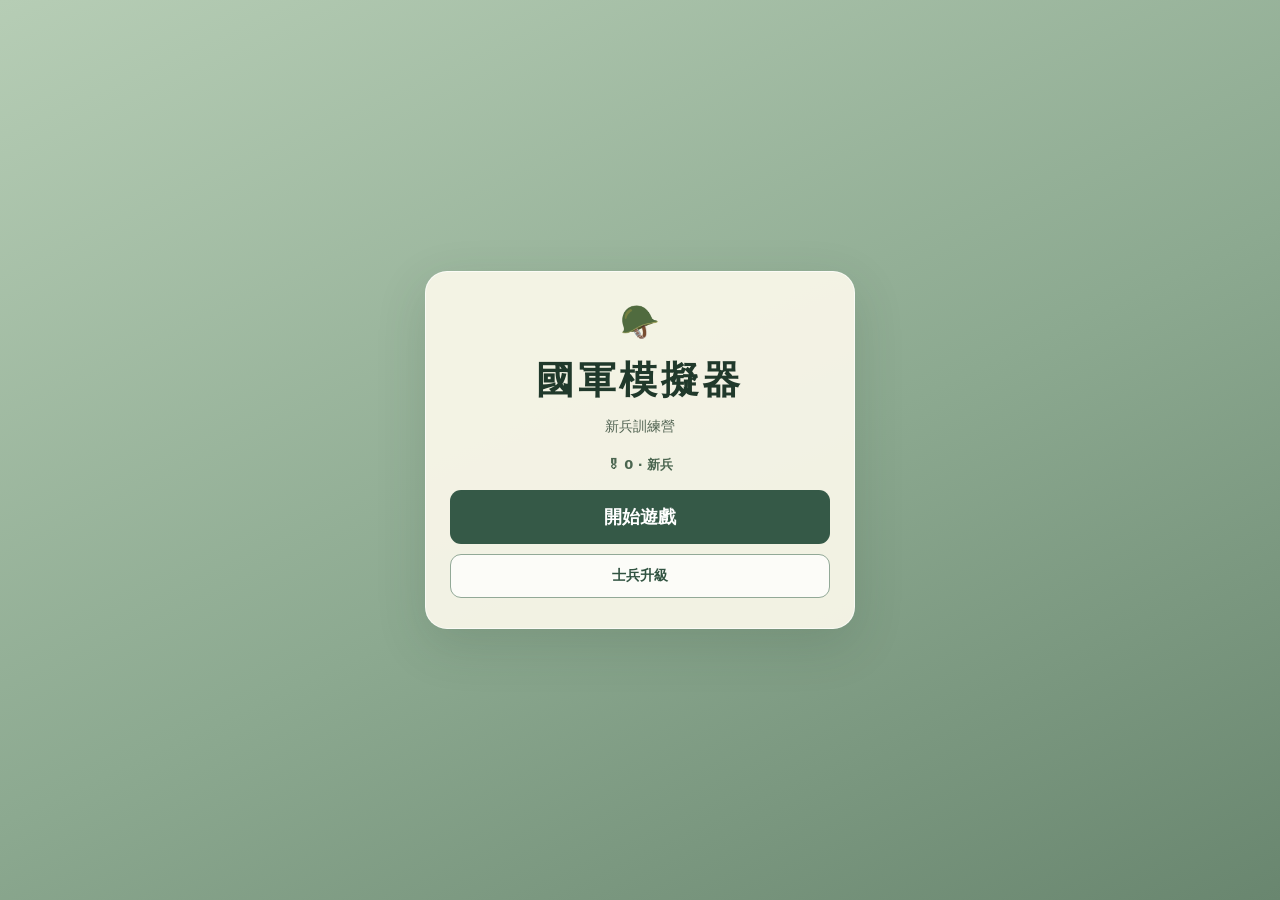
<file: index.html>
<!doctype html>
<html lang="zh-Hant">
<head>
<meta charset="utf-8">
<meta name="viewport" content="width=device-width, initial-scale=1, maximum-scale=1, user-scalable=no, viewport-fit=cover">
<meta name="theme-color" content="#b7c9b2">
<link rel="preload" as="fetch" href="./assets/characters/cadet/cadet-green.glb?v=120" crossorigin="anonymous">
<title>國軍模擬器｜Army</title>
<link rel="stylesheet" href="./src/ui/playtest.css?v=077">
<link rel="stylesheet" href="./src/ui/campCombat.css?v=9">
<link rel="stylesheet" href="./src/ui/home105.css?v=105">
<link rel="stylesheet" href="./src/ui/finalBattleGateway.css?v=4">
<link rel="stylesheet" href="./src/ui/armyProgression.css?v=3">
<style>
/* Global game UI behavior */

html,body,canvas,button,section,div,p,strong,small,span,h1,h2,h3,label{
  -webkit-user-select:none;user-select:none;-webkit-touch-callout:none;
}
*{-webkit-tap-highlight-color:transparent}
input[type="range"]{-webkit-user-select:none;user-select:none;-webkit-touch-callout:none}

/* Standalone activity menus: do not intercept joystick movement outside their cards. */
.training-portal-menu{position:fixed;z-index:19;left:50%;bottom:max(18px,calc(env(safe-area-inset-bottom) + 17px));transform:translateX(-50%);width:min(370px,calc(100% - 28px));padding:15px 17px 13px;border:2px solid #e8d47e;border-radius:19px;background:#18382eea;color:#fff9dc;box-shadow:0 9px 36px #06150a93;text-align:center;pointer-events:auto}
.training-portal-menu[hidden]{display:none!important}
.training-portal-title{font-size:20px;font-weight:900;line-height:1.25}
.training-portal-detail{font-size:13px;line-height:1.4;margin:7px 0 13px;color:#e6e8c9}
.training-portal-buttons{display:grid;grid-template-columns:1.65fr 1fr;gap:9px}
.training-portal-buttons button{border:1px solid #f6e8a4;border-radius:12px;min-height:49px;font-weight:900;touch-action:manipulation}
#blanketPortalStart{background:linear-gradient(145deg,#f3df7d,#e5aa38);color:#433014}
#blanketPortalCancel{background:#425f4b;color:#f4f5df;border-color:#a8bd98}
#grenadePortalStart{background:linear-gradient(145deg,#f3df7d,#e5aa38);color:#433014}
#grenadePortalCancel{background:#425f4b;color:#f4f5df;border-color:#a8bd98}
#shootingPortalStart{background:linear-gradient(145deg,#f3df7d,#e5aa38);color:#433014}
#shootingPortalCancel{background:#425f4b;color:#f4f5df;border-color:#a8bd98}
#swipePortalStart{background:linear-gradient(145deg,#f3df7d,#e5aa38);color:#433014}
#swipePortalCancel{background:#425f4b;color:#f4f5df;border-color:#a8bd98}
#weedPortalStart{background:linear-gradient(145deg,#f3df7d,#e5aa38);color:#433014}
#weedPortalCancel{background:#425f4b;color:#f4f5df;border-color:#a8bd98}
#singingPortalStart{background:linear-gradient(145deg,#f3df7d,#e5aa38);color:#433014}
#singingPortalCancel{background:#425f4b;color:#f4f5df;border-color:#a8bd98}
</style>
<link rel="stylesheet" href="./src/ui/gameTouchGuard.css?v=1">
<script src="./src/ui/gameTouchGuard.js?v=1" defer></script>
</head>
<body>
<canvas id="world" aria-label="國軍模擬器 3D 軍營"></canvas>
<button id="minimap" type="button" aria-label="開啟新兵訓練營地圖" title="開啟新兵訓練營地圖"><canvas id="miniCanvas" width="224" height="224" aria-hidden="true"></canvas></button>
<div id="armyMissionObjective" class="army-mission" role="status" aria-live="polite" aria-label="完成訓練 0/6"><strong>完成訓練（0/6）</strong></div>
<section id="worldMap" class="world-map" role="dialog" aria-label="新兵訓練營地圖" aria-modal="true" hidden>
  <div class="world-map-panel">
    <header class="world-map-header"><div><strong>🗺️ 新兵訓練營地圖</strong><small>固定營區方位 · 藍色箭頭為士兵面向</small></div><button id="closeWorldMap" type="button" aria-label="關閉大地圖">✕</button></header>
    <div class="world-map-body"><div class="map-canvas-holder"><canvas id="worldMapCanvas" aria-label="完整軍營地圖，顯示所有地點和自身方向"></canvas></div></div>
  </div>
</section>
<section id="blanketPortalMenu" class="training-portal-menu" aria-label="棉被疊疊樂互動選單" hidden>
  <div class="training-portal-title">🛏️ 棉被疊疊樂</div>
  <div class="training-portal-buttons" style="margin-top:12px">
    <button id="blanketPortalStart" type="button">開始挑戰</button>
    <button id="blanketPortalCancel" type="button">稍後再說</button>
  </div>
</section>
<section id="grenadePortalMenu" class="training-portal-menu" aria-label="手榴彈投擲訓練互動選單" hidden>
  <div class="training-portal-title">💣 手榴彈投擲</div>
  <div class="training-portal-detail">已抵達投擲訓練點，要開始製作手榴彈並進行三投鑑測嗎？</div>
  <div class="training-portal-buttons">
    <button id="grenadePortalStart" type="button">開始手榴彈投擲</button>
    <button id="grenadePortalCancel" type="button">稍後再說</button>
  </div>
</section>
<section id="shootingPortalMenu" class="training-portal-menu" aria-label="實彈射擊鑑測互動選單" hidden>
  <div class="training-portal-title">🎯 實彈射擊鑑測</div>
  <div class="training-portal-detail">五關連續鑑測，從第 1 關開始。每關上靶 5 發才能晉級，失敗就直接結算。</div>
  <div class="training-portal-buttons">
    <button id="shootingPortalStart" type="button">開始射擊鑑測</button>
    <button id="shootingPortalCancel" type="button">稍後再說</button>
  </div>
</section>
<section id="swipePortalMenu" class="training-portal-menu" aria-label="中山室滑手機互動選單" hidden>
  <div class="training-portal-title">📱 別滑到班長的媽媽</div>
  <div class="training-portal-detail">是否在中山室滑手機？</div>
  <div class="training-portal-buttons">
    <button id="swipePortalStart" type="button">開始滑手機</button>
    <button id="swipePortalCancel" type="button">稍後再說</button>
  </div>
</section>
<section id="weedPortalMenu" class="training-portal-menu" aria-label="拔草鑑測互動選單" hidden>
  <div class="training-portal-title">🌱 拔草鑑測</div>
  <div class="training-portal-detail">班長說這塊草地長得太囂張了，要不要來拔一下？</div>
  <div class="training-portal-buttons">
    <button id="weedPortalStart" type="button">開始拔草</button>
    <button id="weedPortalCancel" type="button">稍後再說</button>
  </div>
</section>
<section id="singingPortalMenu" class="training-portal-menu" aria-label="軍歌鑑測互動選單" hidden>
  <div class="training-portal-title">🎤 軍歌鑑測</div>
  <div class="training-portal-detail">班長唱一句，換你跟著唱！</div>
  <div class="training-portal-buttons">
    <button id="singingPortalStart" type="button">開始唱軍歌</button>
    <button id="singingPortalCancel" type="button">稍後再說</button>
  </div>
</section>
<section id="battleAssemblyMenu" class="army-assembly" aria-label="彈藥庫集結：最終戰役" hidden>
 <div class="army-assembly-eyebrow">最終戰役</div>
 <h2>敵軍來襲</h2>
 <div class="army-assembly-actions">
  <button id="battleAssemblyStart" type="button">參加防衛戰</button>
  <button id="battleAssemblyCancel" type="button">稍後再說</button>
 </div>
</section>
<section id="battleLoanDialog" class="army-loan-dialog" role="dialog" aria-modal="true" aria-labelledby="battleLoanTitle" hidden>
 <div class="army-loan-panel">
  <div class="army-loan-speaker">🪖 班長</div>
  <h2 id="battleLoanTitle">什麼？你沒有槍？</h2>
  <p>但你太菜了……給你槍有點浪費。</p>
  <p>這樣吧，這把手槍給你用。</p>
  <p>但應該再打幾發就壞了……自己小心！</p>
  <div class="army-loan-actions">
   <button id="battleLoanAccept" type="button">收下臨時手槍</button>
   <button id="battleLoanCancel" type="button">稍後再說</button>
  </div>
 </div>
</section>
<div id="floatingStick" aria-hidden="true"><div class="stick-base"><div id="stickThumb" class="stick-thumb"></div></div></div>
<div id="notice" role="status" hidden></div>
<section class="army-home" id="armyHome" aria-label="國軍模擬器首頁">
  <div class="army-home__panel">
    <div class="army-home__emblem" aria-hidden="true">🪖</div>
    <h1>國軍模擬器</h1>
    <p class="army-home__tagline">新兵訓練營</p>
    <div id="armyHomeMedals" class="army-home__wallet">🎖 0 · 新兵</div>
    <button id="armyStart" class="army-home__start" type="button">開始遊戲</button>
    <button id="armyUpgradeOpen" class="army-home__upgrade" type="button">士兵升級</button>
    <div id="armyLoading" class="army-home__load" role="status" aria-live="polite" hidden>
      <p class="army-home__message" id="armyMessage">準備載入…</p>
      <div class="army-home__progress" role="progressbar" aria-label="軍營載入進度"><div id="armyBar" class="army-home__bar"></div></div>
      <div id="armyCount" class="army-home__count">0%</div>
    </div>
    
  </div>
  <div class="army-upgrade-dialog" id="armyUpgradeDialog" hidden role="dialog" aria-modal="true" aria-label="士兵升級">
   <div class="army-upgrade-panel">
    <header class="army-upgrade-header"><div><h2>士兵升級</h2></div><button type="button" class="army-upgrade-close" id="armyUpgradeClose" aria-label="關閉">×</button></header>
    <div class="army-upgrade-wallet" id="armyUpgradeMedals">🎖 0 枚</div>
    <nav class="army-upgrade-tabs" aria-label="升級類別">
     <button type="button" data-tab="rank" class="selected">軍階</button>
     <button type="button" data-tab="weapon">武器</button>
     <button type="button" data-tab="training">訓練天賦</button>
    </nav>
    <div id="armyUpgradeView" class="army-upgrade-view"></div>
    <footer id="armyUpgradeToast" class="army-upgrade-footer" hidden></footer>
   </div>
  </div>
</section>
<div id="fatal" role="alert" hidden><strong>遊戲無法啟動</strong><p id="errorText"></p><button type="button" id="retry">重新載入</button></div>
<div id="debug" hidden></div>
<!-- Army 3D Clean v0.11.1: refined collision, road-priority navigation, and NPC spacing. -->
<script type="importmap">
{"imports":{"./src/map/campGeometry.js?v=092":"./src/map/ground103.js?v=124","./src/map/mapDrawing.js?v=093":"./src/map/drawMap95.js?v=095","./src/map/roadMesh.js?v=071":"./src/map/roadMesh104.js?v=125","./src/ui/blanketPortal128.js?v=128":"./src/ui/blanketPortal128.js?v=202","./src/systems/campSession.js?v=144":"./src/systems/campSession.js?v=190","./src/ui/worldMap.js?v=093":"./src/ui/worldMap.js?v=180","./src/training/rangeTraining.js?v=111":"./src/training/rangeTraining.js?v=209"}}
</script>
<script src="./src/systems/armyProgression.js?v=15" defer></script>
<script type="module" src="./src/systems/campBgm.js?v=192"></script>
<script type="module" src="./src/systems/campGameWarmup.js?v=212"></script>
<script type="module" src="./src/bootstrap111.js?v=226"></script>
</body>
</html>
</file>
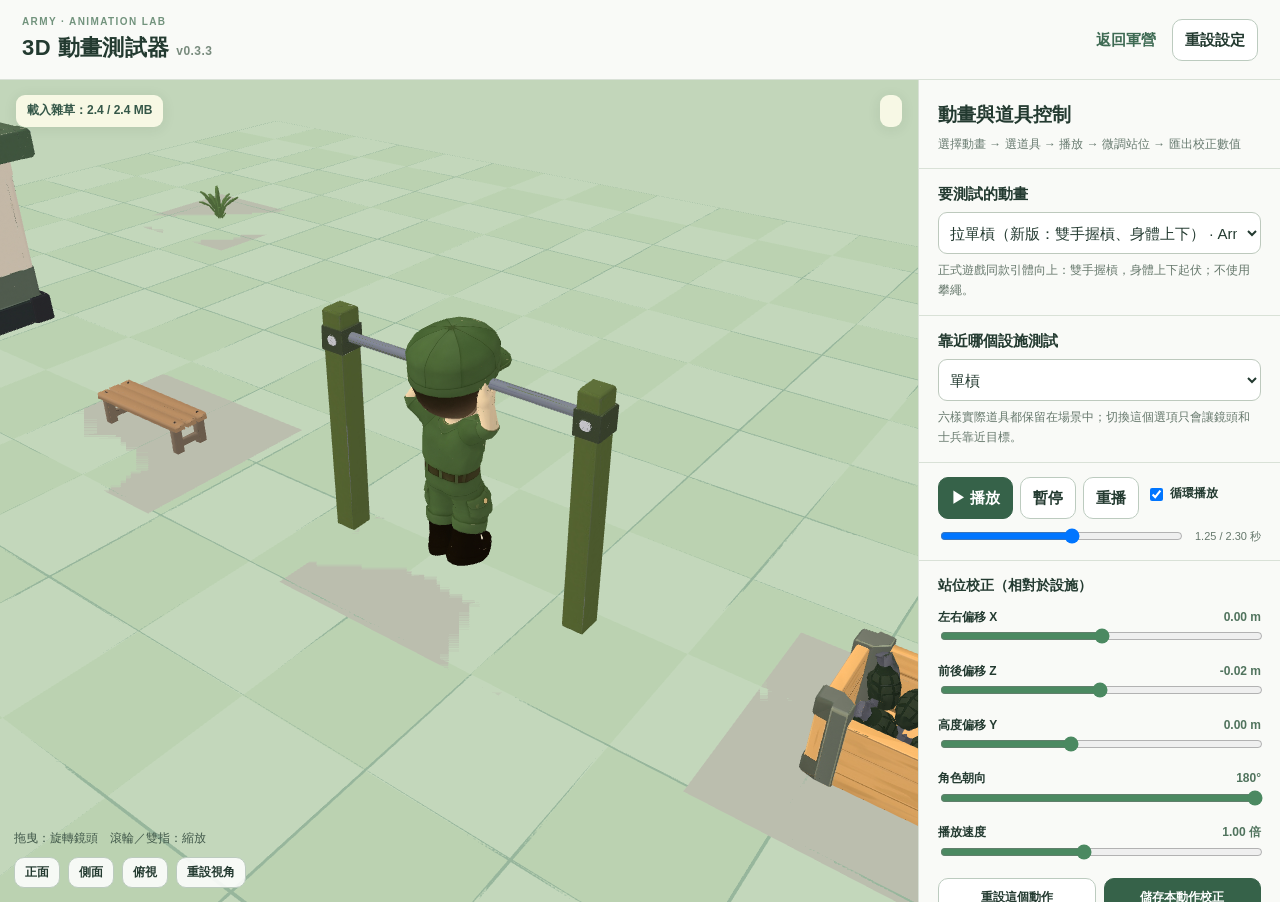
<file: animation-lab.html>
<!doctype html>
<html lang="zh-Hant">
<head>
<meta charset="utf-8">
<meta name="viewport" content="width=device-width, initial-scale=1, maximum-scale=1, viewport-fit=cover">
<meta name="theme-color" content="#e3eae0">
<title>國軍模擬器｜3D 動畫校正實驗室</title>
<link rel="stylesheet" href="./src/animation-lab/lab.css?v=114">
</head>
<body>
<div class="app">
  <header class="topbar">
    <div><div class="eyebrow">ARMY · ANIMATION LAB</div><h1>3D 動畫測試器 <span>v0.3.3</span></h1></div>
    <div class="head-actions"><a href="./index.html">返回軍營</a><button id="resetAll" class="light" type="button" title="只重設本測試器的校正資料">重設設定</button></div>
  </header>
  <main>
    <section class="viewer" aria-label="三維動畫測試畫面">
      <canvas id="labCanvas" aria-label="可拖動旋轉鏡頭的3D預覽"></canvas>
      <div class="viewer-top"><span id="loadStatus" class="status">正在初始化 3D 場景…</span><span id="frameInfo" class="small"></span></div>
      <div class="viewer-bottom"><div>拖曳：旋轉鏡頭　滾輪／雙指：縮放</div><div class="camera-controls"><button type="button" data-camera="front">正面</button><button type="button" data-camera="side">側面</button><button type="button" data-camera="top">俯視</button><button type="button" data-camera="reset">重設視角</button></div></div>
    </section>
    <aside class="panel">
      <div class="panel-head"><h2>動畫與道具控制</h2><p>選擇動畫 → 選道具 → 播放 → 微調站位 → 匯出校正數值</p></div>
      <div class="section"><label for="clip">要測試的動畫</label><select id="clip" disabled><option>模型載入中…</option></select><p class="hint" id="clipHint">目前會使用你提供的完整 18 組動畫模型，沒有動畫的動作暫不會偽裝成已完成。</p></div>
      <div class="section"><label for="anchor">靠近哪個設施測試</label><select id="anchor"><option value="chair">椅子</option><option value="pullup">單槓</option><option value="grenade">手榴彈投擲箱</option><option value="hurdle">跨欄</option><option value="guard">哨口建築</option><option value="weed">雜草</option><option value="ground">空地</option></select><p class="hint">六樣實際道具都保留在場景中；切換這個選項只會讓鏡頭和士兵靠近目標。</p></div>
      <div class="section transport"><button id="play" class="primary" disabled>▶ 播放</button><button id="pause" disabled>暫停</button><button id="restart" disabled>重播</button><label class="check"><input id="loop" type="checkbox" checked> 循環播放</label><div class="track"><input id="timeline" type="range" min="0" max="1000" value="0" step="1" disabled><span id="timeLabel">0.00 / 0.00 秒</span></div></div>
      <div class="section"><h3>站位校正（相對於設施）</h3><div class="slider" data-key="x"><label>左右偏移 X <output id="xVal"></output></label><input id="x" type="range" min="-2.5" max="2.5" step="0.02" value="0"></div><div class="slider" data-key="z"><label>前後偏移 Z <output id="zVal"></output></label><input id="z" type="range" min="-2.5" max="2.5" step="0.02" value="0"></div><div class="slider" data-key="y"><label>高度偏移 Y <output id="yVal"></output></label><input id="y" type="range" min="-1" max="1.5" step="0.01" value="0"></div><div class="slider" data-key="yaw"><label>角色朝向 <output id="yawVal"></output></label><input id="yaw" type="range" min="-180" max="180" step="1" value="0"></div><div class="slider" data-key="speed"><label>播放速度 <output id="speedVal"></output></label><input id="speed" type="range" min="0.2" max="2" step="0.05" value="1"></div><div class="buttons"><button id="resetPose">重設這個動作</button><button id="savePose" class="primary">儲存本動作校正</button></div><p class="hint" id="saveStatus">可分別儲存每個動畫／設施組合的偏移設定。</p></div>
      <div class="section"><h3>直接測試新 GLB 動畫</h3><p class="hint">之後有新的士兵動畫模型，可以直接在這裡選擇完整 GLB 檔預覽，不需要先修改主遊戲或上傳 GitHub。須為含網格、骨架及動畫的 GLB。</p><div class="buttons"><button id="loadModelBtn">選擇新士兵 GLB</button><button id="restoreModelBtn">還原內建動畫</button></div><input type="file" id="modelFile" accept=".glb,model/gltf-binary" hidden></div>
      <div class="section"><h3>匯出／匯入校正</h3><p class="hint">輸出 JSON 留作日後實裝。這裡的修改不會影響軍營主遊戲。</p><div class="buttons"><button id="exportAll">匯出全部設定 JSON</button><button id="copyPose">複製目前數值</button><button id="importBtn">匯入 JSON</button></div><input id="importFile" type="file" accept="application/json,.json" hidden><pre id="currentJSON"></pre></div>
      <p class="footer-note">獨立實驗頁面；不修改原本的 NPC、地圖或模型設定。貼圖使用既有軍營資源，只有開啟本頁才載入動畫模型。</p>
    </aside>
  </main>
</div>
<script type="module" src="./src/animation-lab/lab.js?v=1211"></script>
</body>
</html>
</file>
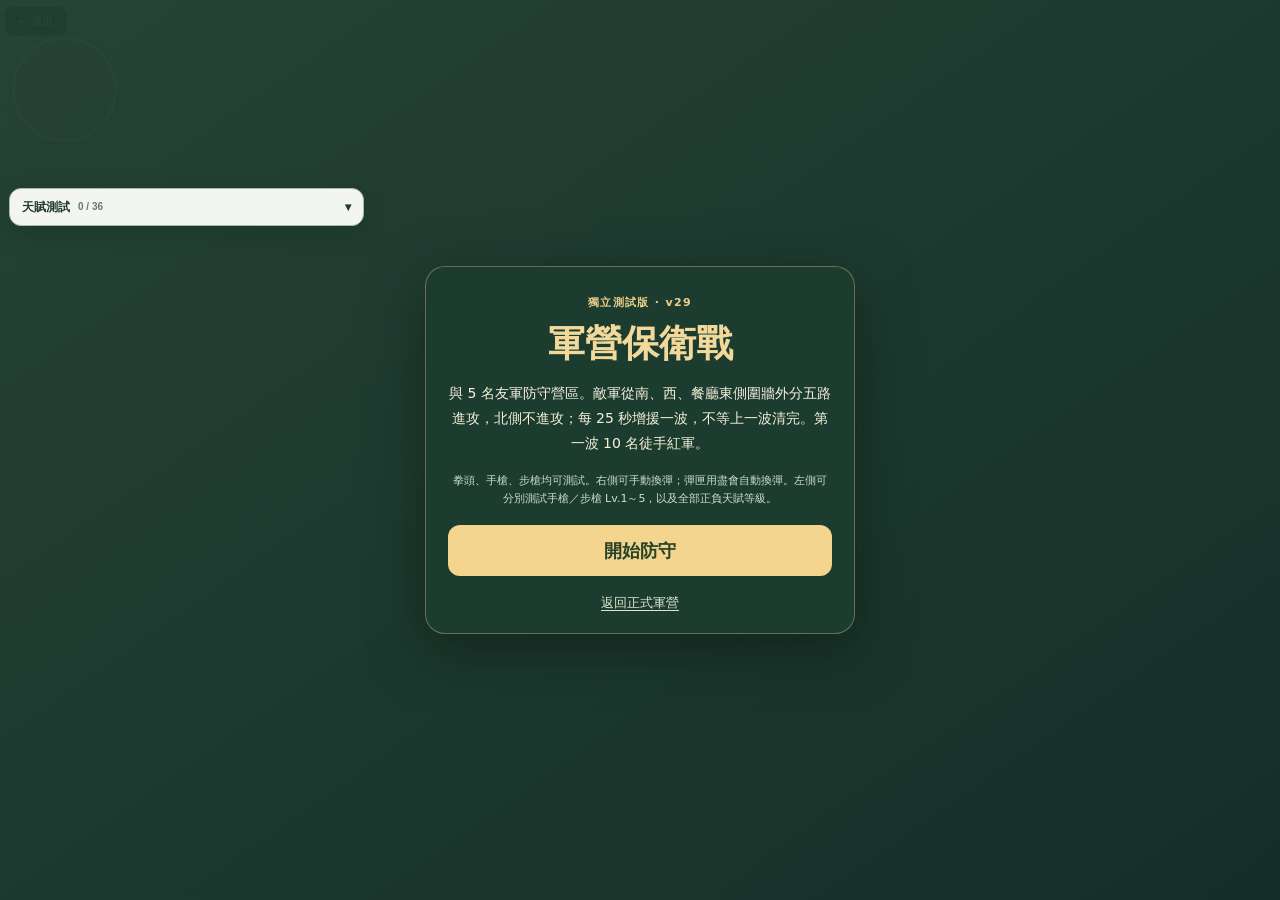
<file: battle-test.html>
<!doctype html>
<html lang="zh-Hant">
<head>
<meta charset="utf-8">
<meta name="viewport" content="width=device-width,initial-scale=1,maximum-scale=1,user-scalable=no,viewport-fit=cover">
<meta name="theme-color" content="#b7c9b2">
<title>軍營保衛戰｜獨立測試</title>
<link rel="preload" as="fetch" href="./assets/characters/cadet/cadet-green.glb?v=120" crossorigin="anonymous">
<link rel="stylesheet" href="./src/ui/playtest.css?v=077">
<link rel="stylesheet" href="./src/ui/campCombat.css?v=8">
<link rel="stylesheet" href="./src/battle-test/battle.css?v=3">
<link rel="stylesheet" href="./src/battle-test/talentLab.css?v=3">
<link rel="stylesheet" href="./src/battle-test/weaponLab.css?v=1">
<link rel="stylesheet" href="./src/battle-test/settlement.css?v=4">
<style>
body.battle-official #battleGodToggle,
body.battle-official #battleTalentLab,
body.battle-official #battleWeaponLab,
body.battle-official .battle-back{display:none!important}
body.battle-official .battle-intro-kicker,
body.battle-official .battle-intro-sub,
body.battle-official .battle-intro-card p,
body.battle-official #battleStart,
body.battle-official #battleLoading{display:none!important}
body.battle-official .battle-intro-card{
 background:transparent;border:0;box-shadow:none;padding:0;width:auto;max-width:100%
}
body.battle-official .battle-intro-card h1{
 margin:0;font-size:clamp(26px,7vw,38px);letter-spacing:.035em
}
/* Hide the game HUD while the official attack is still loading. */
body.battle-official:not(.battle-loaded) #battleExit,
body.battle-official:not(.battle-loaded) #minimap,
body.battle-official:not(.battle-loaded) #battleReportNow{display:none!important}
</style>
<link rel="stylesheet" href="./src/ui/gameTouchGuard.css?v=1">
<script src="./src/ui/gameTouchGuard.js?v=1" defer></script>
</head>
<body class="battle-test">
<canvas id="world" aria-label="軍營保衛戰 3D 場景"></canvas>
<button id="minimap" type="button" aria-label="開啟軍營地圖"><canvas id="miniCanvas" width="224" height="224"></canvas></button>
<section id="worldMap" class="world-map" role="dialog" aria-label="軍營地圖" aria-modal="true" hidden>
 <div class="world-map-panel">
  <header class="world-map-header"><div><strong>軍營保衛戰</strong><small>彈藥庫防線 · 藍色箭頭代表玩家</small></div>
   <button id="closeWorldMap" type="button" aria-label="關閉地圖">✕</button>
  </header>
  <div class="world-map-body"><div class="map-canvas-holder"><canvas id="worldMapCanvas" aria-label="軍營平面地圖"></canvas></div></div>
 </div>
</section>
<div id="floatingStick" aria-hidden="true"><div class="stick-base"><div id="stickThumb" class="stick-thumb"></div></div></div>
<div id="notice" role="status" hidden></div>
<div id="debug" hidden></div>
<div id="fatal" role="alert" hidden><strong>測試版載入失敗</strong><p id="errorText"></p><button id="retry" type="button">重新載入</button></div>
<div id="battleHUD" hidden>
 <span id="battleWave">第 1 波</span>
 <small id="battleWaveTimer" aria-label="下一波倒數">00:25</small>
</div>
<button id="battleGodToggle" type="button" aria-pressed="false" hidden>無敵：關</button>
<div id="battleIntro" role="dialog" aria-label="軍營保衛戰">
 <div class="battle-intro-card">
  <div class="battle-intro-kicker">獨立測試版 · v29</div>
  <h1>軍營保衛戰</h1>
  <p>與 5 名友軍防守營區。敵軍從南、西、餐廳東側圍牆外分五路進攻，北側不進攻；每 25 秒增援一波，不等上一波清完。第一波 10 名徒手紅軍。</p>
  <div class="battle-intro-sub">拳頭、手槍、步槍均可測試。右側可手動換彈；彈匣用盡會自動換彈。左側可分別測試手槍／步槍 Lv.1～5，以及全部正負天賦等級。</div>
  <button id="battleStart" type="button">開始防守</button>
  <div id="battleLoading" hidden><span id="battleLoadText">準備軍營場景…</span><div class="battle-progress"><i id="battleLoadBar"></i></div></div>
  <a href="./index.html" class="battle-back">返回正式軍營</a>
 </div>
</div>
<div id="battleWaveBanner" hidden aria-live="polite"></div>
<details id="battleWeaponLab" aria-label="武器升級測試選單" hidden>
 <summary>武器等級測試 <span id="battleWeaponSummary">手槍 5 · 步槍 5</span></summary>
 <div id="battleWeaponBody"></div>
</details>
<details id="battleTalentLab" aria-label="戰鬥天賦實驗室">
 <summary>天賦測試 <span id="battleTalentCount" class="btl-count">0 / 36</span></summary>
 <div id="battleTalentBody" class="btl-inner"></div>
</details>
<div id="battleAmmoHud" role="status" aria-label="彈匣剩餘" hidden></div>
<div id="battleTalentToast" class="btl-announce" role="status" hidden></div>
<button id="battleReload" type="button" aria-label="手動更換彈匣" hidden>換彈</button>

<button id="battleExit" type="button" aria-label="退出戰場">← 退出</button>
<button id="battleReportNow" type="button" aria-label="結束防守並查看戰報" hidden>結算</button>
<script type="module" src="./src/battle-test/bootstrap.js?v=34"></script>
</body>
</html>
</file>
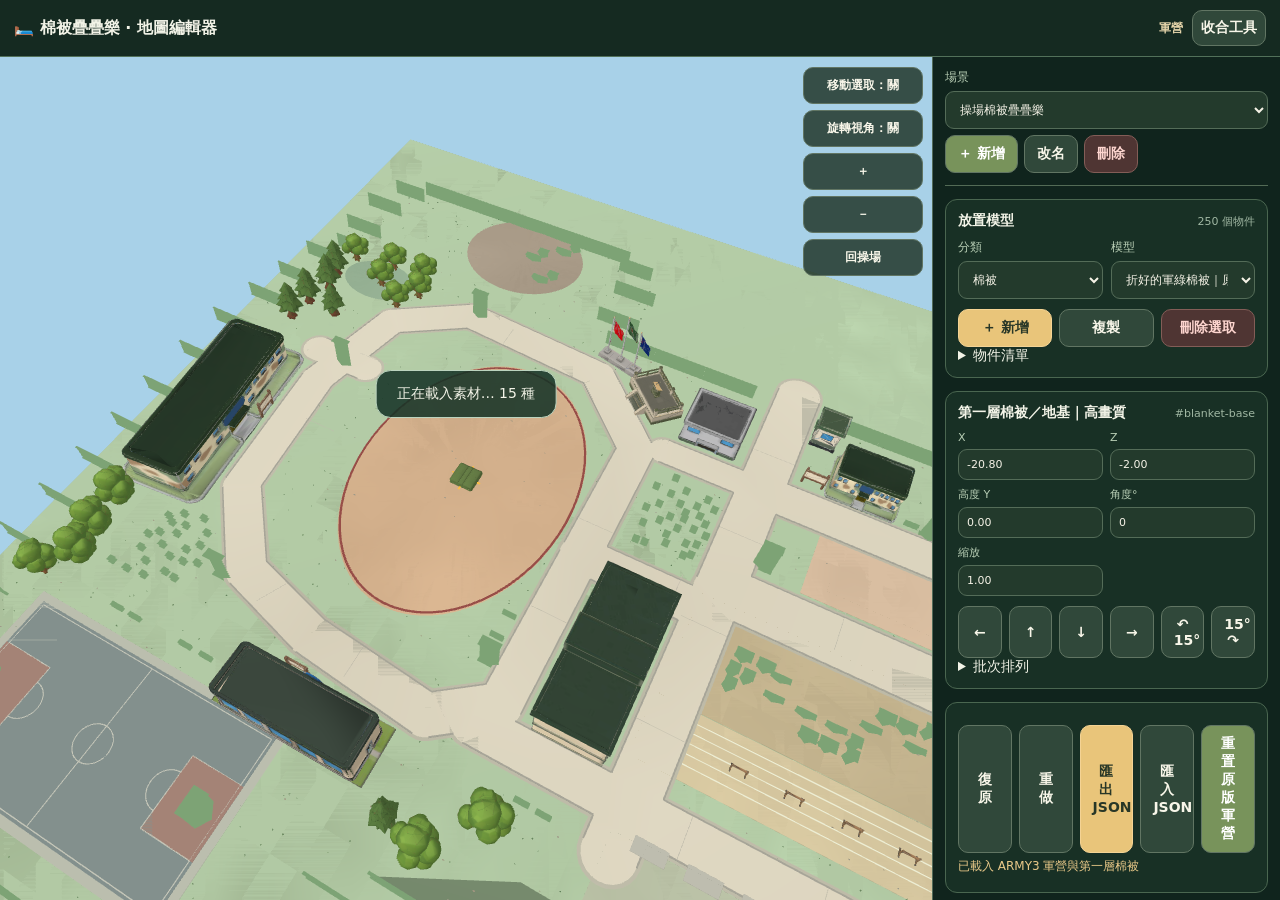
<file: blanket-scene-editor.html>
<!doctype html>
<html lang="zh-Hant"><head>
<meta charset="utf-8"><meta name="viewport" content="width=device-width,initial-scale=1,maximum-scale=1,user-scalable=no,viewport-fit=cover">
<meta name="theme-color" content="#12281d"><title>棉被疊疊樂｜地圖編輯器</title>
<link rel="stylesheet" href="./blanket-scene-editor.css?v=1">
</head><body>
<header class="topbar"><div><b>🛏️ 棉被疊疊樂 · 地圖編輯器</b></div><div class="topactions"><a href="./index.html">軍營</a><button id="togglePanel">收合工具</button></div></header>
<main id="stage"><canvas id="world" aria-label="3D 場景編輯器"></canvas><div id="loading">正在載入軍營與棉被…</div><div id="camHelp" aria-hidden="true"></div>
 <div class="camera"><button id="moveSelected">移動選取：關</button><button id="camOrbit">旋轉視角：關</button><button id="zoomIn">＋</button><button id="zoomOut">－</button><button id="homeCamera">回操場</button></div></main>
<aside id="panel">
 <div class="sceneLine"><label>場景<select id="scenes"></select></label><button id="newScene" class="warm">＋ 新增</button><button id="renameScene">改名</button><button id="deleteScene" class="danger">刪除</button></div>
 <div class="section"><div class="sectionTitle"><b>放置模型</b><span id="objectCount"></span></div>
  <div class="two"><label>分類<select id="category"><option value="blanket">棉被</option><option value="mine">地雷</option><option value="soldier">士兵</option><option value="building">建築</option><option value="prop">器材與環境</option><option value="ground">地面區塊</option></select></label><label>模型<select id="template"></select></label></div>
  <div class="btnRow"><button id="add" class="primary">＋ 新增</button><button id="duplicate">複製</button><button id="remove" class="danger">刪除選取</button></div>
  <details><summary>物件清單</summary><select id="objectList" size="6" style="margin-top:8px"></select></details>
 </div>
 <div class="section editFields"><div class="sectionTitle"><b id="chosen">選取模型</b><span id="selectionInfo"></span></div>
  <div id="selectedQualityWrap" class="qualitySwitch" hidden><label>畫質<select id="selectedQuality"><option value="low">低畫質</option><option value="high">高畫質</option></select></label></div>
  <div class="fields"><label>X<input type="number" id="fieldX" step="0.1"></label><label>Z<input type="number" id="fieldZ" step="0.1"></label>
  <label>高度 Y<input type="number" id="fieldY" step="0.1"></label><label>角度°<input type="number" id="fieldRot" step="5"></label>
  <label>縮放<input type="number" id="fieldScale" step="0.05" min="0.1" max="12"></label>
  <label id="widthWrap" hidden>寬<input type="number" id="fieldWidth" step="1"></label><label id="depthWrap" hidden>長<input type="number" id="fieldDepth" step="1"></label></div>
  <div class="btnRow"><button data-nudge="x-">←</button><button data-nudge="z+">↑</button><button data-nudge="z-">↓</button><button data-nudge="x+">→</button><button data-nudge="rot-">↶ 15°</button><button data-nudge="rot+">15° ↷</button></div>
  <details><summary>批次排列</summary><div class="fields"><label>橫向數量<input id="batchCols" type="number" min="1" max="40" value="3"></label><label>縱向數量<input id="batchRows" type="number" min="1" max="40" value="3"></label><label>橫向間距<input id="batchDx" type="number" min="0.1" max="100" value="3"></label><label>縱向間距<input id="batchDz" type="number" min="0.1" max="100" value="3"></label></div><button id="batchAdd" class="warm full">批次複製</button></details>
 </div>
 <div class="section last"><div class="btnRow"><button id="undo">復原</button><button id="redo">重做</button><button id="export" class="primary">匯出 JSON</button><button id="import">匯入 JSON</button><button id="importMainCamp" class="warm">重置原版軍營</button><input type="file" id="importFile" accept=".json,application/json" hidden></div><div id="message" role="status"></div></div>
</aside><script type="module" src="./blanket-scene-editor.js?v=151"></script></body></html>
</file>
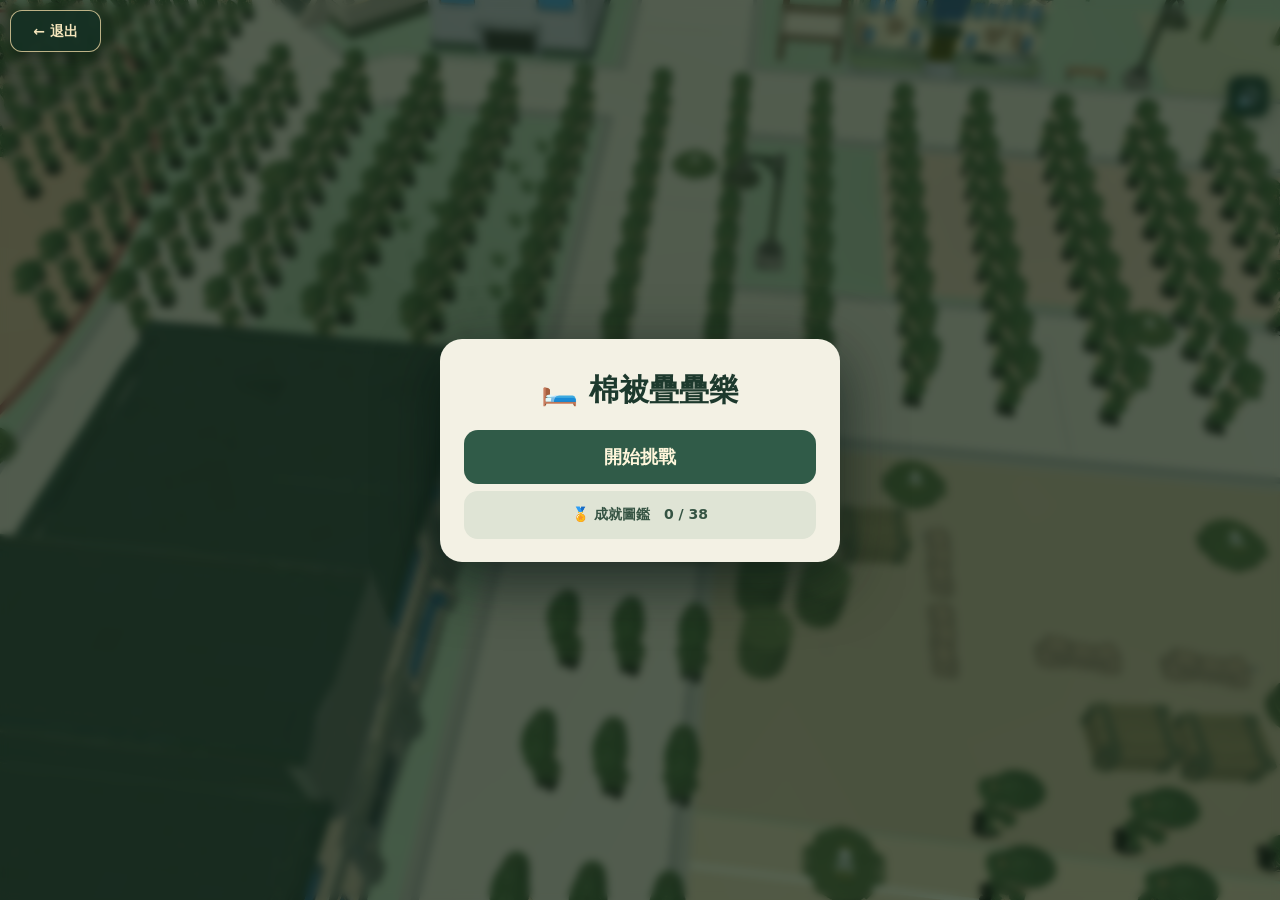
<file: blanket-stack.html>
<!doctype html>
<html lang="zh-Hant">
<head>
<meta charset="utf-8">
<meta name="viewport" content="width=device-width,initial-scale=1,maximum-scale=1,user-scalable=no,viewport-fit=cover">
<meta name="theme-color" content="#173228">
<title>國軍模擬器｜棉被疊疊樂</title>
<style>
/* Army UI: never show iOS long-press selection / blue text highlight. */
html,body,body *,button,span,label,canvas{
 -webkit-user-select:none!important;user-select:none!important;
 -webkit-touch-callout:none!important;-webkit-tap-highlight-color:transparent!important;
}
::selection{background:transparent!important;color:inherit!important}
::-moz-selection{background:transparent!important;color:inherit!important}

[hidden]{display:none!important}
:root{font-family:system-ui,-apple-system,"Noto Sans TC",sans-serif;color:#f6f1d9;background:#162b22}*{box-sizing:border-box}html,body{margin:0;width:100%;height:100%;overflow:hidden}button{font:inherit;cursor:pointer;touch-action:manipulation}button:disabled{opacity:.4;pointer-events:none}
#field{position:fixed;inset:0;width:100%;height:100%;display:block;touch-action:none;background:linear-gradient(#9abed0 8%,#c0d0b0 70%,#a7c4a1)}
#hud{position:fixed;z-index:5;top:calc(env(safe-area-inset-top) + 14px);left:12px;right:12px;display:flex;align-items:center;justify-content:space-between;gap:10px;pointer-events:none}
.pill{background:#122a21e8;border:1px solid #e5d49b72;border-radius:14px;padding:10px 14px;box-shadow:0 5px 18px #101e1466;white-space:nowrap;font-weight:850;font-size:15px;color:#f6edc7}
.pill.danger{border-color:#f5a25a;box-shadow:0 0 17px #e6794c80;animation:pulseDanger .8s infinite alternate}@keyframes pulseDanger{to{border-color:#f4d784;box-shadow:0 0 4px #d98a4970}}
#layers{font-size:26px;font-variant-numeric:tabular-nums;letter-spacing:.3px}.pill small{font-size:12px;color:#c8c9b1;font-weight:700}
#actions{position:fixed;z-index:6;right:14px;bottom:calc(env(safe-area-inset-bottom) + 16px);pointer-events:none}
#cleanup{pointer-events:auto;min-width:112px;min-height:48px;padding:0 14px;border:1px solid #d7d5b27a;border-radius:12px;background:#203c30eF;color:#f2eccf;font-size:14px;font-weight:800;box-shadow:0 4px 12px #15261966}
#cleanup:active:not(:disabled){transform:translateY(3px);box-shadow:0 3px 8px #15261980}
#cleanup.confirming{background:#e9d39a;color:#27372a;border-color:#f4e4b4}
#tapGuide{position:fixed;z-index:5;left:14px;bottom:calc(env(safe-area-inset-bottom) + 25px);padding:7px 10px;border-radius:9px;background:#1a392ce8;color:#f6e7bd;font-size:13px;font-weight:850;white-space:nowrap;pointer-events:none}
#message{position:fixed;top:calc(env(safe-area-inset-top) + 85px);left:50%;transform:translateX(-50%);text-align:center;z-index:5;font-size:21px;font-weight:900;text-shadow:0 3px 9px #183222de;pointer-events:none;white-space:nowrap;opacity:0;transition:opacity .22s}#message.show{opacity:1}
#message.perfect{color:#fff0b9;text-shadow:0 2px 0 #664c28,0 4px 12px #183222;letter-spacing:.04em}
#overlay{position:fixed;inset:0;z-index:15;display:flex;align-items:center;justify-content:center;padding:20px;background:#0d2016aa;backdrop-filter:blur(4px)}#overlay[hidden]{display:none}
.panel{width:min(400px,100%);max-height:90vh;overflow:auto;border-radius:22px;background:#f3f1e4;color:#1d392d;padding:25px 24px 23px;text-align:center;box-shadow:0 17px 60px #02100daa}
.panel h1{font-size:30px;line-height:1.2;margin:8px 0 22px;font-weight:950}.panel .big{font-size:48px;font-weight:950;line-height:1.2;margin:10px 0}.panel p{font-size:15px;margin:8px 0 20px;color:#496154}.panel button{width:100%;padding:15px 12px;min-height:52px;border:0;border-radius:14px;font-size:18px;font-weight:900;background:#305b48;color:#fff6db}.panel button.secondary{background:#d9ddca;color:#315344;margin-top:10px}
#scores{display:grid;grid-template-columns:repeat(3,1fr);gap:9px;margin:18px 0}#scores div{border:1px solid #c1ceba;border-radius:11px;padding:12px 4px;font-weight:950;font-size:23px}#scores small{display:block;margin-bottom:5px;font-weight:750;font-size:12px;color:#617466}
#loadLine{display:block;height:5px;border-radius:99px;background:#d8e0d5;margin:17px 0;overflow:hidden}#loadBar{display:block;background:#678c61;height:100%;width:0;transition:width .2s}
#boomFlash{position:fixed;z-index:4;pointer-events:none;width:240px;height:240px;border-radius:50%;opacity:0;transform:translate(-50%,-50%);background:radial-gradient(circle,#fff6bc 0%,#ffd74f 13%,#f47b23 34%,#bb3f154d 52%,transparent 73%);filter:blur(6px)}
#fatal{position:fixed;z-index:30;inset:0;background:#173027;color:#fffbe7;display:flex;align-items:center;justify-content:center;text-align:center;padding:22px}#fatal[hidden]{display:none}#fatal div{max-width:430px}#fatal button{margin-top:18px;background:#e8d18a;color:#243d2b;border:0;border-radius:12px;padding:15px 30px;font-weight:900}
@media(max-width:390px){#hud{left:8px;right:8px}.pill{font-size:13px;padding:10px 10px}#layers{font-size:23px}}
</style>
<link rel="stylesheet" href="./src/ui/armyProgression.css?v=2">
<script src="./src/systems/armyProgression.js?v=11" defer></script>
<link rel="stylesheet" href="./src/ui/gameTouchGuard.css?v=1">
<script src="./src/ui/gameTouchGuard.js?v=1" defer></script>
</head>
<body data-army-minigame="blanket">
<script type="module" src="./src/systems/minigameQuickExit.js?v=192"></script>
<canvas id="field" aria-label="3D 操場棉被疊疊樂"></canvas>
<div id="boomFlash"></div>
<div id="hud" hidden><div class="pill">第 <span id="round">1</span> / 3 輪</div><div class="pill"><span id="layers">1</span> <small>層</small></div><div class="pill">收拾 <span id="left">3</span> 次</div></div>
<div id="message" aria-live="polite"></div>
<div id="tapGuide" role="status" hidden>點一下畫面，放下棉被</div>
<div id="actions" hidden><button id="cleanup" type="button" aria-label="結束本輪並收拾棉被">結束本輪</button></div>
<div id="overlay"><div class="panel" id="modal"><h1>🛏️ 棉被疊疊樂</h1><p id="loadingText">正在載入操場…</p><span id="loadLine"><span id="loadBar"></span></span><button id="play" disabled>準備中…</button></div></div>
<div id="fatal" hidden><div><h2>無法載入棉被疊疊樂</h2><p id="reason"></p><button id="reload">重新載入</button></div></div>
<!-- ARMY3 v1.55 / One-motion airborne supine landing fix. Only this HTML needs replacing. -->
<script type="module" src="./src/systems/blanketSfx.js?v=173"></script>
<script type="module" src="./src/systems/blanketAchievements.js?v=325"></script>
<script type="module">
try {
  // Apply a single continuous supine knockback from the first hit frame. Other game logic stays v1.53.
  const response = await fetch('./blanket-stack.js?v=159', {cache:'default'});
  if(!response.ok) throw new Error('棉被主程式下載失敗：HTTP '+response.status);
  let source = await response.text();

  const replaceOnce = (find, replacement, name) => {
    const index = source.indexOf(find);
    if(index < 0 || source.indexOf(find,index+find.length)>=0) {
      throw new Error('棉被修正與目前的遊戲版本不相容：'+name);
    }
    source = source.slice(0,index)+replacement+source.slice(index+find.length);
  };

  // Keep the body centered where the soldier fell while rotating it onto its back.
  replaceOnce(
    'let m=mul(T(o.x+(o.swayX||0),o.y??o.sourceY??0,o.z+(o.swayZ||0)),ry((o.rot||0)*Math.PI/180));',
    `const faceYaw=(o.rot||0)*Math.PI/180;
 const lyingOffset=(o.category==='soldier'?(o.supineBlend||0):0)*(sz[1]||1.7)*oScale*.5;
 let m=mul(T(o.x+(o.swayX||0)+Math.sin(faceYaw)*lyingOffset,o.y??o.sourceY??0,o.z+(o.swayZ||0)+Math.cos(faceYaw)*lyingOffset),ry(faceYaw));`,
    '角色中心'
  );

  // Immediately use the neutral fixed bones for any struck soldier: no Knock_Down clip, no second fall.
  replaceOnce(
    'const animator=o.flyAnim||((o.crushed&&npcDown)?npcDown:m.animator);',
    'const animator=o.crushed?(npcIdle||m.animator):(o.flyAnim||m.animator);',
    '平躺動畫'
  );

  // Compute the lowest extent of the rotated character's actual model-sized box.
  // This accounts for both axes throughout the fall and rotation, not just at rest.
  replaceOnce(
    'function hitSoldier(o,originX=foundation.x,originZ=foundation.z,blast=false){',
    `function soldierGroundHeight(o){
 const dims=o.size||[1.12,1.7,.86],scale=o.scale||1;
 const wx=dims[0]*scale,hy=dims[1]*scale,dz=dims[2]*scale;
 const ax=o.tiltX||0,az=o.tiltZ||0;
 const ca=Math.cos(ax),sa=Math.sin(ax),cb=Math.cos(az),sb=Math.sin(az);
 const minY=-Math.abs(ca*sb)*wx*.5+Math.min(0,ca*cb*hy)-Math.abs(sa)*dz*.5;
 return -minY+.035;
}
function hitSoldier(o,originX=foundation.x,originZ=foundation.z,blast=false){`,
    '模型防穿地'
  );

  replaceOnce(
    'o.crushed=true;o.flyClock=0;o.flyFromY=o.y||0;o.flyLife=blast?1.8:1.5;',
    'o.crushed=true;o.flyClock=0;o.flyFromY=o.y||0;o.flyLife=blast?1.8:1.5;o.supineBlend=1;o.landed=false;',
    '擊倒初始化'
  );

  // The very first frame of impact is already a supine rigid-body knockback.
  // Do not let the GLB Knock_Down clip run BEFORE the flight or on landing.
  replaceOnce(
    `o.flyVY=blast?9.2:6.4;o.tiltX=0;o.tiltZ=0;
 // Reuse the green cadet's actual Knock_Down clip, with an independent rig per hit.
 const high=cache.get(modelPath(o));
 if(high?.geo.skin&&high.g?.json?.skins?.length){
  try{const a=new RigAnimator(high.g);a.setClip(a.hasClip('Knock_Down')?'Knock_Down':'Idle_11',{restart:true});a.evaluate(0);o.flyAnim=a;}catch(e){console.warn('NPC 擊倒動畫無法建立',e)}
 }`,
    `o.flyVY=blast?9.2:6.4;
 // One pose, one flight, one landing. No internal fall animation.
 o.tiltX=-Math.PI*.5;o.tiltZ=0;o.flyAnim=null;
 o.y=Math.max(o.y||0,soldierGroundHeight(o));`,
    '移除重複擊倒動畫'
  );

  // Only a brand-new game resets bodies; cleanup between rounds leaves them lying there.
  replaceOnce(
    'o.flyAnim=null;o.flyClock=undefined;o.flyVX=0;o.flyVZ=0;o.flyVY=0;',
    'o.flyAnim=null;o.flyClock=undefined;o.flyVX=0;o.flyVZ=0;o.flyVY=0;o.supineBlend=0;o.landed=false;',
    '重新開局重置'
  );

  replaceOnce(
`for(const o of soldiers){if(!o.crushed||o.flyClock===undefined||o.flyClock>o.flyLife+1)continue;
  o.flyClock+=dt;o.flyAnim?.evaluate(dt);
  if(o.flyClock<=o.flyLife){o.flyVY-=17*dt;o.x+=o.flyVX*dt;o.z+=o.flyVZ*dt;o.y+=o.flyVY*dt;
   o.tiltZ=Math.sin(Math.min(1,o.flyClock/o.flyLife)*Math.PI)*.85;
   if(o.y<=.01){o.y=.01;o.flyVY=Math.abs(o.flyVY)*.20;o.flyVX*=.72;o.flyVZ*=.72;}
   o.flyVX*=Math.exp(-.8*dt);o.flyVZ*=Math.exp(-.8*dt);
  }else{o.y=Math.max(.01,(o.y||0)-dt*2.5);o.tiltZ=1.30;o.flyAnim?.evaluate(0);}
 }`,
`for(const o of soldiers){
  if(!o.crushed||o.flyClock===undefined||o.flyClock>o.flyLife+1)continue;
  o.flyClock+=dt;
  // Already face-up on the FIRST impact frame. No pose switch mid-flight.
  o.tiltX=-Math.PI*.5;o.tiltZ=0;
  const floor=soldierGroundHeight(o);
  if(!o.landed){
    o.flyVY-=17*dt;
    o.x+=o.flyVX*dt;o.z+=o.flyVZ*dt;o.y+=o.flyVY*dt;
    if(o.y<=floor){
      o.y=floor;o.flyVY=0;o.landed=true;
    }
    const drag=Math.exp(-.9*dt);
    o.flyVX*=drag;o.flyVZ*=drag;
  }else{
    // Slide briefly after impact, remaining face-up on top of the floor.
    o.x+=o.flyVX*dt;o.z+=o.flyVZ*dt;o.y=floor;
    const drag=Math.exp(-13*dt);
    o.flyVX*=drag;o.flyVZ*=drag;
  }
  if(o.flyClock>=o.flyLife){
    o.landed=true;o.flyVX=0;o.flyVZ=0;o.flyVY=0;
    o.y=floor;
  }
 }`,
    '飛行與落地姿勢'
  );

  // ARMY3 v1.61: replace old synthesized blanket audio calls with precise SFX events.
  // The previous NPC supine fix above remains unchanged. No physics or score adjustments.
  replaceOnce('playTap();falling=',
    'window.dispatchEvent(new CustomEvent("army:blanket:drop"));falling=', '放置棉被聲');
  replaceOnce('playStackImpact(accuracy,stack.length);',
    'window.dispatchEvent(new CustomEvent("army:blanket:land",{detail:{accuracy,layers:stack.length,successful:risk.value<1}}));', '棉被接觸聲');
  replaceOnce("say('棉被塔倒塌！',2.4);playCollapse();",
    "say('棉被塔倒塌！',2.4);window.dispatchEvent(new CustomEvent('army:blanket:topple'));", '棉被塔倒塌聲');
  replaceOnce('if(risk.value>.62)playCreak(risk.value);',
    "if(risk.value>.62)window.dispatchEvent(new CustomEvent('army:blanket:tension'));", '棉被拉扯聲');
  replaceOnce('playBlast();squashPoint(',
    "window.dispatchEvent(new CustomEvent('army:blanket:blast'));squashPoint(", '地雷爆炸聲');
  replaceOnce("if(o.category==='building'){roundBuildings++;totalBuildings++}",
    "if(o.category==='building'){roundBuildings++;totalBuildings++;window.dispatchEvent(new CustomEvent('army:blanket:building'))}", '建築破壞聲');
  replaceOnce("$('cleanup').addEventListener('click',finishRound);",
    `$('cleanup').addEventListener('click',()=>{
   const button=$('cleanup');if(button.disabled)return;
   if(state==='flying'&&!button.classList.contains('confirming')){
    button.classList.add('confirming');button.textContent='再按一次結束';
    return;
   }
   button.classList.remove('confirming');
   window.dispatchEvent(new CustomEvent('army:blanket:cashout',{detail:{layers:state==='collapseDone'?collapseSavedLayers:stack.length,round}}));finishRound();
  });`,
    '收拾棉被金幣得分聲');

  // ARMY3 v1.80: dispatch REAL three-round results after the original scoring/UI is done.
  // Achievements are only presentation and do not change any score, physics or sound rules.
  replaceOnce(
    " $('overlay').hidden=false;\n}\nfunction worldToScreen(",
    " $('overlay').hidden=false;\n window.dispatchEvent(new CustomEvent('army:blanket:finished',{detail:{score,best,total,rounds:roundResults.map(r=>({...r})),totals:{friends:totalCrushed,buildings:totalBuildings,mines:totalMines}}}));\n}\nfunction worldToScreen(",
    '棉被成就與鑑測報告');

  // The scene was already fetched into the browser cache during camp exploration.
  source=source.replace("fetch('./blanket-stack-scene.json?v=153',{cache:'no-cache'})","fetch('./blanket-stack-scene.json?v=153',{cache:'default'})");
  // Warm-frame return uses the updated camp session module, not Safari's older cached copy.
  source=source.replaceAll('campSession.js?v=144','campSession.js?v=190');
  // Relative imports from a temporary module need an absolute URL base.
  source = source.replace(/(\bfrom\s+)(['"])(\.\/[^'"]+)\2/g,
    (_all,prefix,quote,path)=>prefix+quote+new URL(path,location.href).href+quote);
  const moduleURL = URL.createObjectURL(new Blob([source],{type:'text/javascript'}));
  try { await import(moduleURL); }
  finally { URL.revokeObjectURL(moduleURL); }
} catch (e) {
  console.error('棉被 NPC 修正載入失敗',e);
  const fatal=document.getElementById('fatal');
  document.getElementById('reason').textContent=e?.message||String(e);
  fatal.hidden=false;
  document.getElementById('reload').onclick=()=>location.reload();
}
</script>
<script>
(()=>{const guide=document.getElementById('tapGuide'),play=document.getElementById('play');let timer;
 const hide=()=>{guide.hidden=true;clearTimeout(timer)};
 play.addEventListener('click',()=>{queueMicrotask(()=>{if(document.getElementById('overlay').hidden){guide.hidden=false;clearTimeout(timer);timer=setTimeout(hide,6000)}})});
 document.getElementById('field').addEventListener('pointerdown',hide,{passive:true});
 document.getElementById('cleanup').addEventListener('click',hide);
})();
</script>
</body></html>
</file>
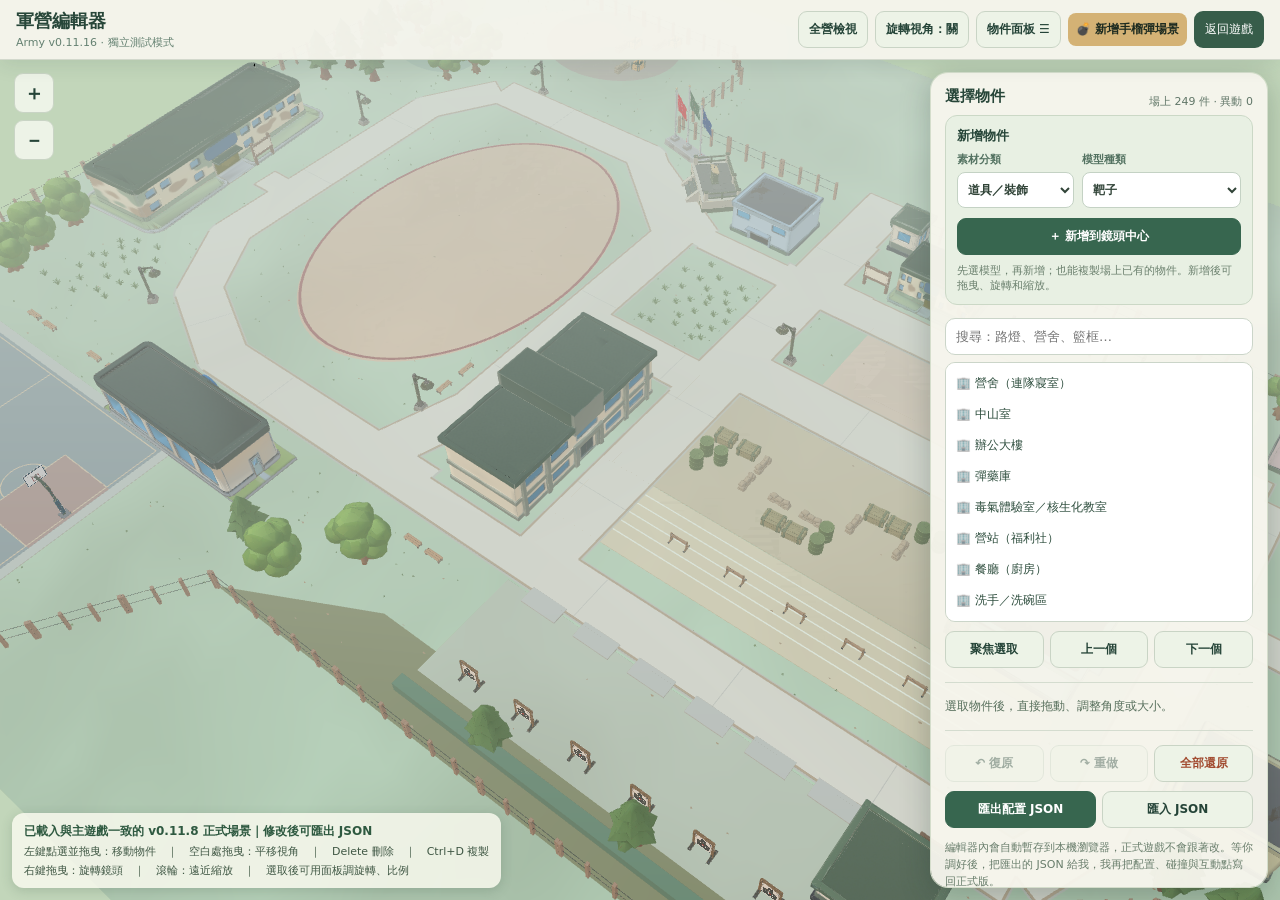
<file: editor.html>
<!doctype html>
<html lang="zh-Hant">
<head>
<meta charset="utf-8">
<meta name="viewport" content="width=device-width,initial-scale=1,maximum-scale=1,viewport-fit=cover">
<title>軍營場景編輯器｜Army v0.11.16</title>
<link rel="stylesheet" href="./editor.css?v=0102">
<script type="importmap">{"imports":{"./src/map/campGeometry.js?v=092":"./src/map/ground103.js?v=124","./src/map/roadMesh.js?v=071":"./src/map/roadMesh104.js?v=125"}}</script>
</head>
<body>
<canvas id="scene" aria-label="軍營 3D 編輯視窗"></canvas>
<canvas id="overlay" aria-hidden="true"></canvas>
<div id="loading" role="status">準備軍營編輯器…</div>
<header class="topbar">
  <div><strong>軍營編輯器</strong><small>Army v0.11.16 · 獨立測試模式</small></div>
  <div class="topActions">
    <button id="centerMap" title="整張地圖">全營檢視</button>
    <button id="togglePanel" title="收合/開啟面板">物件面板 ☰</button>
    <a href="./grenade-scene-editor.html" style="background:#d4b275;color:#1d2b20;border-radius:8px;padding:8px;font-weight:bold">💣 新增手榴彈場景</a>
    <a href="./index.html">返回遊戲</a>
  </div>
</header>
<aside id="editorPanel" aria-label="物件編輯工具">
  <div class="panelTop"><h2>選擇物件</h2><span id="status">尚未選取</span></div>
  <section class="createTools" aria-label="新增物件工具">
    <strong>新增物件</strong>
    <div class="twoCols"><label>素材分類<select id="newCategory"><option value="prop">道具／裝飾</option><option value="building">建築</option></select></label>
    <label>模型種類<select id="newTemplate" aria-label="新增模型種類"></select></label></div>
    <button id="addObject" class="primary block">＋ 新增到鏡頭中心</button>
    <p class="miniTip">先選模型，再新增；也能複製場上已有的物件。新增後可拖曳、旋轉和縮放。</p>
  </section>
  <input id="search" type="search" placeholder="搜尋：路燈、營舍、籃框…" aria-label="搜尋物件">
  <select id="objectList" size="8" aria-label="選取場景中的物件"></select>
  <div class="rowButtons">
    <button id="focus">聚焦選取</button><button id="prev">上一個</button><button id="next">下一個</button>
  </div>
  <div class="separator"></div>
  <div id="details" class="details"><p>點擊場景內的建築或道具，或在清單中選取。</p></div>
  <div class="fields" id="fields" hidden>
    <div class="twoCols">
      <label>X 位置<input id="posX" type="number" step="0.1"></label>
      <label>Z 位置<input id="posZ" type="number" step="0.1"></label>
    </div>
    <label>旋轉角度（°）<input id="yaw" type="number" step="5"></label>
    <label>物件大小（原始比例 = 1.00）<input id="size" type="number" min="0.1" max="5" step="0.05"></label>
    <div class="nudge">
      <span>精細移動</span>
      <div class="arrows"><button data-move="z+">↑</button><button data-move="x-">←</button><button data-move="z-">↓</button><button data-move="x+">→</button></div>
      <div class="rowButtons"><button data-rotate="-15">↶ 15°</button><button data-rotate="15">15° ↷</button><button data-scale="0.9">縮小</button><button data-scale="1.1">放大</button></div>
    </div>
    <div class="rowButtons"><button id="duplicateObject">＋ 複製選取</button><button id="deleteObject" class="danger">刪除選取</button></div>
    <button id="resetOne" class="ghost block">重設這個物件</button>
  </div>
  <div class="separator"></div>
  <div class="rowButtons"><button id="undo">↶ 復原</button><button id="redo">↷ 重做</button><button id="resetAll" class="warning">全部還原</button></div>
  <div class="rowButtons"><button id="export" class="primary">匯出配置 JSON</button><button id="import">匯入 JSON</button><input id="importFile" type="file" accept=".json,application/json" hidden></div>
  <p class="hint">編輯器內會自動暫存到本機瀏覽器，正式遊戲不會跟著改。等你調好後，把匯出的 JSON 給我，我再把配置、碰撞與互動點寫回正式版。</p>
</aside>
<div class="instructions">
  <strong id="toolLabel">操作說明</strong>
  <span>左鍵點選並拖曳：移動物件　｜　空白處拖曳：平移視角　｜　Delete 刪除　｜　Ctrl+D 複製</span>
  <span>右鍵拖曳：旋轉鏡頭　｜　滾輪：遠近縮放　｜　選取後可用面板調旋轉、比例</span>
</div>
<div class="zoomButtons"><button id="zoomIn">＋</button><button id="zoomOut">－</button></div>
<script type="module" src="./editor.js?v=126"></script>
</body>
</html>
</file>
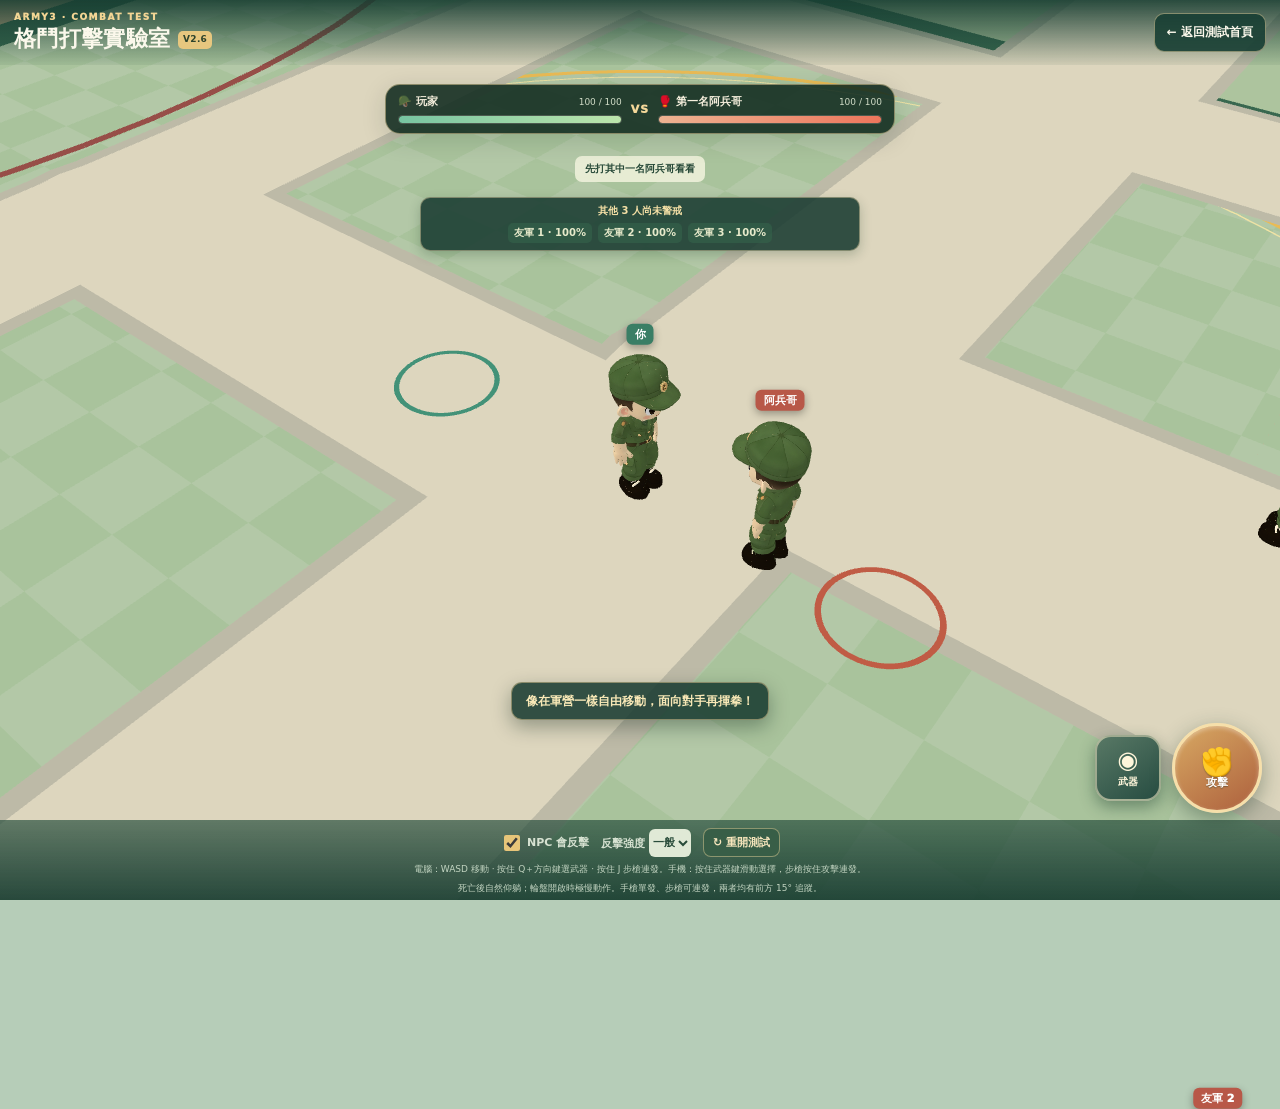
<file: fight-lab.html>
<!doctype html>
<html lang="zh-Hant">
<head>
 <meta charset="utf-8">
 <meta name="viewport" content="width=device-width,initial-scale=1,maximum-scale=1,user-scalable=no,viewport-fit=cover">
 <meta name="theme-color" content="#182c20">
 <title>國軍模擬器｜格鬥打擊實驗室</title>
 <link rel="stylesheet" href="./src/fight-lab/lab.css?v=6">
</head>
<body>
 <canvas id="arena" aria-label="3D軍營格鬥實驗場"></canvas>
 <div id="flash" aria-hidden="true"></div>
 <div id="burstLayer" aria-hidden="true"></div>
 <header class="header">
  <div class="headerLeft"><div class="eyebrow">ARMY3 · COMBAT TEST</div><h1>格鬥打擊實驗室 <small>V2.6</small></h1></div>
  <a class="exit" href="./index.html?v=205">← 返回測試首頁</a>
 </header>
 <section class="scores" aria-label="雙方狀態">
  <div class="fighterScore player">
   <div class="fighterName"><strong>🪖 玩家</strong><span id="playerHPText">100 / 100</span></div>
   <div class="health"><div id="playerHP" class="healthFill"></div></div>
  </div>
  <div class="versus">VS</div>
  <div class="fighterScore enemy">
   <div class="fighterName"><strong>🥊 第一名阿兵哥</strong><span id="enemyHPText">100 / 100</span></div>
   <div class="health"><div id="enemyHP" class="healthFill"></div></div>
  </div>
 </section>
 <div class="hudTop">
  <div id="sceneStatus" class="sceneStatus">準備載入士兵模型…</div>
  <div id="combo" class="combo" hidden>2 HIT COMBO</div>
 </div>
 <aside id="alliesHud" class="alliesHud" aria-label="友軍反擊狀態">
   <span id="allyCount">其他 3 人尚未警戒</span>
   <div class="allyGroup"><span id="allyStatus1">友軍 1 · 100%</span><span id="allyStatus2">友軍 2 · 100%</span><span id="allyStatus3">友軍 3 · 100%</span></div>
 </aside>
 <div class="targetLabel you" id="playerLabel">你</div>
 <div class="targetLabel them" id="enemyLabel">阿兵哥</div>
 <div class="targetLabel them" id="ally1Label">友軍 1</div>
 <div class="targetLabel them" id="ally2Label">友軍 2</div>
 <div class="targetLabel them" id="ally3Label">友軍 3</div>
 <div id="callout" class="callout" aria-live="polite">靠近 NPC，打一拳試試看！</div>
 <div id="floatingStick" aria-hidden="true"><div class="stick-base"><div id="stickThumb" class="stick-thumb"></div></div></div>
 <section class="controls" aria-label="戰鬥控制">
  <div class="actionArea">
   <button id="weaponSwitch" class="weapon-switch" type="button" aria-pressed="false" aria-expanded="false" aria-controls="weaponWheel" aria-label="按住滑動開啟武器輪盤"><span id="weaponIcon">◉</span><small id="weaponLabel">武器</small></button>
   <button id="attack" class="action attack" type="button"><span id="attackIcon">✊</span><small id="attackLabel">攻擊</small></button>
  </div>
 </section>
 <div id="weaponWheel" class="weaponWheel" role="dialog" aria-label="武器輪盤" aria-hidden="true" hidden>
  <div class="wheelDisc" id="wheelDisc">
   <div class="wheelRing" aria-hidden="true"></div>
   <button class="wheelSlot top" data-slot="up" type="button"><span>✊</span><small>拳頭</small></button>
   <button class="wheelSlot right" data-slot="right" type="button"><span>🔫</span><small>手槍</small></button>
   <button class="wheelSlot bottom" data-slot="bottom" type="button"><span>🔫</span><small>步槍</small></button>
   <button class="wheelSlot left locked" data-slot="left" type="button"><span>🔒</span><small>未解鎖</small></button>
   <button id="wheelCancel" class="wheelCenter" type="button"><strong id="wheelChoice">拳頭</strong><small>取消</small></button>
  </div>
  <p class="wheelHint">按住滑動選擇 · 放開切換</p>
 </div>
 <footer class="footer">
  <div class="settings">
   <label class="switchLabel"><input type="checkbox" id="counter" checked> NPC 會反擊</label>
   <label class="difficultyLabel" for="difficulty">反擊強度 <select id="difficulty"><option value="normal">一般</option><option value="hard">兇猛</option></select></label>
   <button id="reset" class="reset" type="button">↻ 重開測試</button>
  </div>
  <p>電腦：WASD 移動 · 按住 Q＋方向鍵選武器 · 按住 J 步槍連發。手機：按住武器鍵滑動選擇，步槍按住攻擊連發。</p>
  <p>死亡後自然仰躺；輪盤開啟時極慢動作。手槍單發、步槍可連發，兩者均有前方 15° 追蹤。</p>
 </footer>
 <div id="loading" class="loading" role="status">
  <div class="loadingCard">
   <div class="loaderIcon">🥊</div>
   <strong>打架實驗室建置中</strong>
   <p id="loadText">載入士兵模型，以及新提供的受擊、擊飛、起身動畫…</p>
   <div class="loadingTrack"><div id="loadBar"></div></div>
   <button id="retry" type="button" hidden>重新載入</button>
  </div>
 </div>
 <div id="endScreen" class="endScreen" hidden>
  <div class="endCard">
   <div class="endKicker">國軍格鬥鑑測 · 實驗結果</div>
   <h2 id="endTitle">測試完成</h2>
   <p id="endComment"></p>
   <div class="endStats"><div><small>你打中幾拳</small><strong id="playerHits">0</strong></div><div><small>被反擊次數</small><strong id="enemyHits">0</strong></div></div>
   <button id="again" type="button">再打一場</button>
   <a href="./index.html?v=205">返回軍營</a>
  </div>
 </div>
 <script type="module" src="./src/fight-lab/lab.js?v=11"></script>
</body>
</html>
</file>
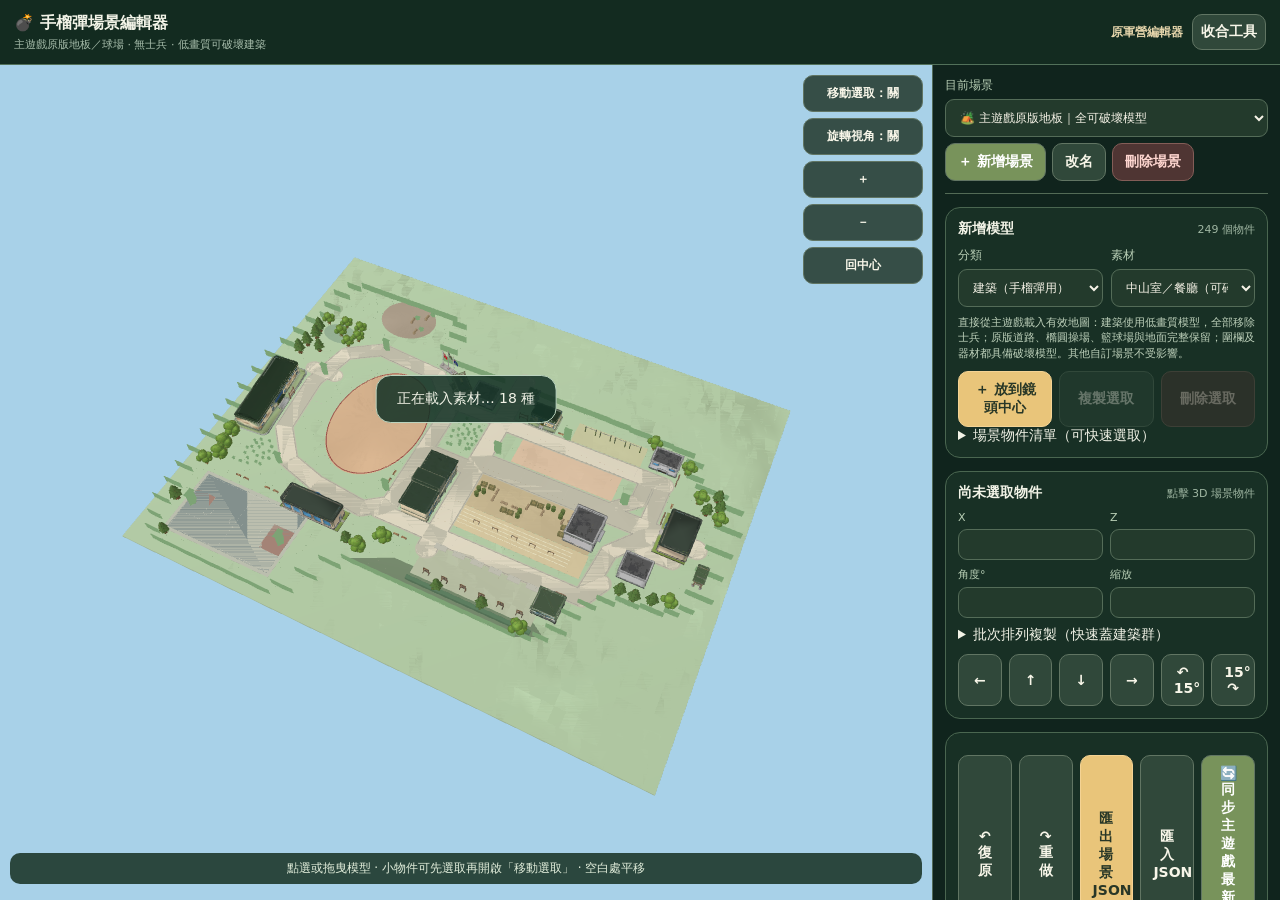
<file: grenade-scene-editor.html>
<!doctype html>
<html lang="zh-Hant">
<head>
<meta charset="utf-8"><meta name="viewport" content="width=device-width,initial-scale=1,maximum-scale=1,user-scalable=no,viewport-fit=cover">
<title>手榴彈場景編輯器｜ARMY2</title>
<link rel="stylesheet" href="./grenade-scene-editor.css?v=3">
</head>
<body>
<header class="topbar">
 <div><b>💣 手榴彈場景編輯器</b><small>主遊戲原版地板／球場 · 無士兵 · 低畫質可破壞建築</small></div>
 <div class="topactions"><a href="./editor.html">原軍營編輯器</a><button id="togglePanel">收合工具</button></div>
</header>
<main id="stage"><canvas id="world" aria-label="3D 編輯場景"></canvas><div id="loading">正在載入模型…</div>
 <div id="camHelp">點選或拖曳模型 · 小物件可先選取再開啟「移動選取」 · 空白處平移</div>
 <div class="camera"><button id="moveSelected">移動選取：關</button><button id="camOrbit">旋轉視角：關</button><button id="zoomIn">＋</button><button id="zoomOut">－</button><button id="homeCamera">回中心</button></div>
</main>
<aside id="panel">
 <div class="sceneLine"><label>目前場景<select id="scenes"></select></label><button id="newScene" class="warm">＋ 新增場景</button><button id="renameScene">改名</button><button id="deleteScene" class="danger">刪除場景</button></div>
 <div class="section">
  <div class="sectionTitle"><b>新增模型</b><span id="objectCount">0 個物件</span></div>
  <div class="two"><label>分類<select id="category"><option value="building">建築（手榴彈用）</option><option value="soldier">士兵（手榴彈用）</option><option value="prop">環境物件（手榴彈用）</option><option value="ground">道路與地面（手榴彈用）</option></select></label><label>素材<select id="template"></select></label></div>
  <p class="qualityHint">直接從主遊戲載入有效地圖：建築使用低畫質模型，全部移除士兵；原版道路、橢圓操場、籃球場與地面完整保留；圍欄及器材都具備破壞模型。其他自訂場景不受影響。</p>
  <div class="btnRow"><button id="add" class="primary">＋ 放到鏡頭中心</button><button id="duplicate">複製選取</button><button id="remove" class="danger">刪除選取</button></div>
  <details><summary>場景物件清單（可快速選取）</summary><select id="objectList" size="5" style="margin-top:8px"></select></details>
 </div>
 <div class="section editFields">
  <div class="sectionTitle"><b id="chosen">尚未選取物件</b><span id="selectionInfo">點擊場景中的模型即可選取</span></div>
  <div id="selectedQualityWrap" class="qualitySwitch" hidden><label>選取物件的畫質<select id="selectedQuality"><option value="low">低畫質（輕量版）</option><option value="high">高畫質（原版貼圖）</option></select></label><span>切換後保留位置、旋轉與縮放</span></div>
  <div class="fields">
   <label>X<input type="number" id="fieldX" step="0.5"></label><label>Z<input type="number" id="fieldZ" step="0.5"></label>
   <label>角度°<input type="number" id="fieldRot" step="15"></label><label>縮放<input type="number" id="fieldScale" step="0.1" min="0.1" max="12"></label>
   <label id="widthWrap" hidden>道路寬<input type="number" id="fieldWidth" step="1" min="1" max="120"></label><label id="depthWrap" hidden>道路長<input type="number" id="fieldDepth" step="1" min="1" max="120"></label>
  </div>
  <details style="margin-top:8px"><summary>批次排列複製（快速蓋建築群）</summary>
    <div class="fields" style="margin-top:8px"><label>橫向幾棟（含原始）<input id="batchCols" type="number" min="1" max="40" value="5"></label>
      <label>縱向幾棟（含原始）<input id="batchRows" type="number" min="1" max="40" value="5"></label>
      <label>橫向間隔（米）<input id="batchDx" type="number" min="1" max="100" value="15"></label>
      <label>縱向間隔（米）<input id="batchDz" type="number" min="1" max="100" value="15"></label></div>
    <button id="batchAdd" class="warm" style="margin-top:8px;width:100%">批次排列複製</button>
  </details>
  <div class="btnRow"><button data-nudge="x-">←</button><button data-nudge="z+">↑</button><button data-nudge="z-">↓</button><button data-nudge="x+">→</button><button data-nudge="rot-">↶ 15°</button><button data-nudge="rot+">15° ↷</button></div>
 </div>
 <div class="section last"><div class="btnRow"><button id="undo">↶ 復原</button><button id="redo">↷ 重做</button><button id="export" class="primary">匯出場景 JSON</button><button id="import">匯入 JSON</button><button id="importMainCamp" class="warm">🔄 同步主遊戲最新軍營</button><input type="file" id="importFile" accept=".json,application/json" hidden></div>
  <p id="hint">主遊戲同步軍營由正式地圖模組產生，按同步會還原該場景中的手動修改（其他自訂場景保留）。場景會自動存在這台裝置。你可以建立多個手榴彈場景，匯出的 JSON 會記住每個模型的高／低畫質選擇、座標、角度、縮放及所有建築、圍欄、器材的碎塊路徑。道路與地面使用焦黑破壞標記。</p>
  <div id="message"></div>
 </div>
</aside>
<script type="module" src="./grenade-scene-editor.js?v=118"></script>
</body>
</html>
</file>
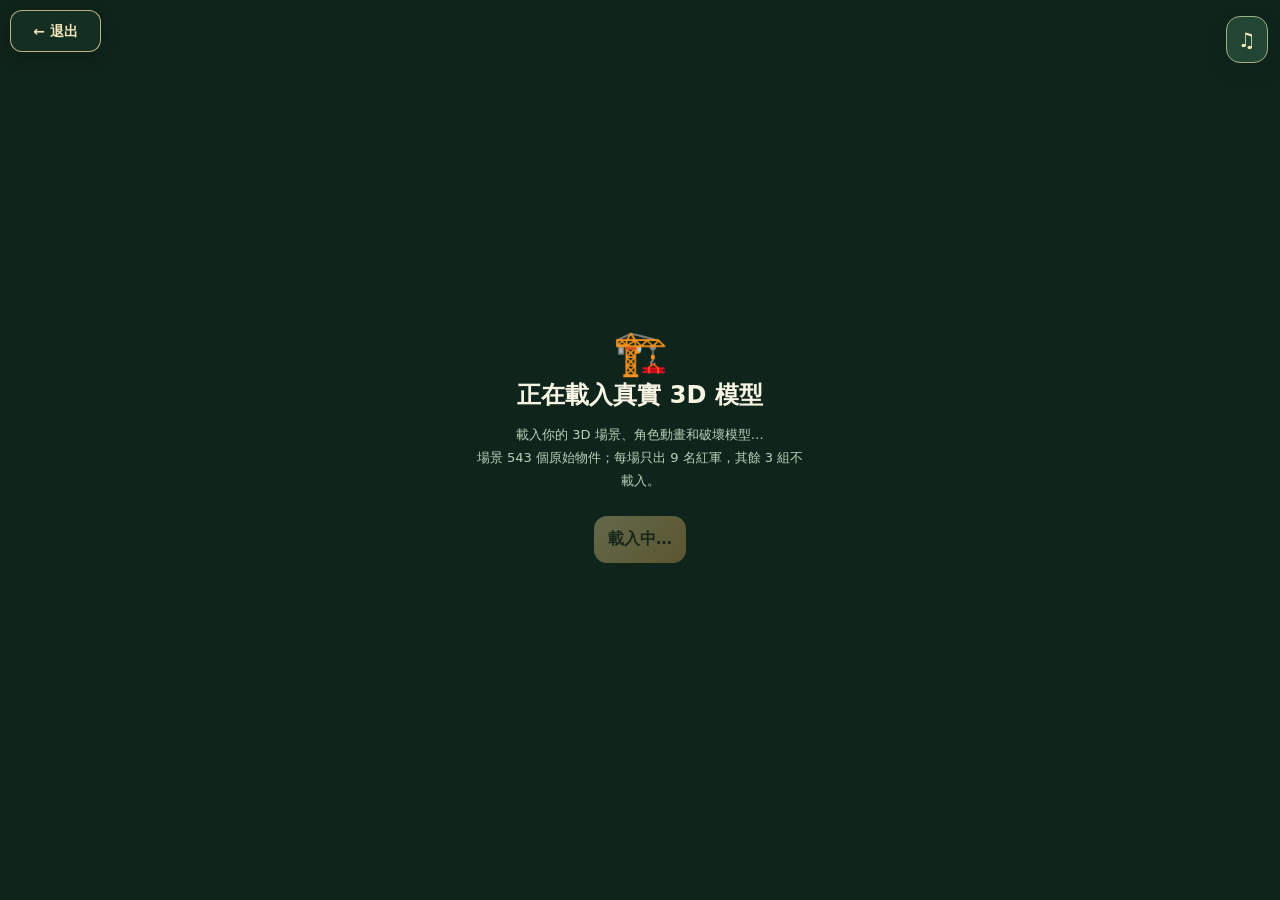
<file: grenade-user-play.html>
<!doctype html><html lang="zh-Hant"><head><meta charset="utf-8"/><meta name="viewport" content="width=device-width,initial-scale=1,viewport-fit=cover,maximum-scale=1,user-scalable=no"/><title>國軍手榴彈｜3D 投擲與爆炸試驗場</title>
<style>
:root{--gold:#f5cf81;--muted:#b4c6b7;--stroke:#a7bfa44a;--glass:#0d261de9}
*{box-sizing:border-box;-webkit-tap-highlight-color:transparent}html,body{height:100%;margin:0;overflow:hidden;background:#526f67;color:#f7f4e4;font-family:system-ui,-apple-system,'Microsoft JhengHei',sans-serif;touch-action:manipulation}button,input{font:inherit}button{cursor:pointer;border:1px solid #ffffff3b;background:#395440;color:#f0f7e9;border-radius:13px;font-weight:850;padding:12px 14px;min-height:47px}button:disabled{opacity:.36;cursor:default}.accent{background:linear-gradient(135deg,#f8e1a0,#e4ad56);color:#28301c;border:0}.ghost{background:#3f5b4752}#world3d{position:fixed;inset:0;width:100%;height:100%;display:block;touch-action:none}#top{position:fixed;left:10px;right:10px;top:calc(8px + env(safe-area-inset-top));z-index:4;max-width:575px;margin:auto;pointer-events:none}#titlebar{display:flex;gap:10px;align-items:center;background:#10291fe6;border:1px solid var(--stroke);border-radius:15px;padding:10px 12px;backdrop-filter:blur(10px);pointer-events:auto}#logo{display:grid;place-items:center;width:38px;height:38px;border-radius:10px;background:#6c866a4d;font-size:22px}#ttl{flex:1;min-width:0}h1{font-size:17px;margin:0;line-height:1.3}#version{color:var(--gold);font-size:10px;letter-spacing:.8px}#caption{font-size:11px;color:var(--muted);margin-top:2px}#reset{padding:7px 11px;min-height:37px}#counters{display:grid;grid-template-columns:1fr 1fr;gap:8px;margin-top:7px}#counters>div{background:#0b241adc;border:1px solid var(--stroke);border-radius:14px;padding:9px 12px;backdrop-filter:blur(8px)}#counters span{display:block;font-size:12px;color:#baceba}#counters strong{font-size:clamp(22px,6vw,30px);font-variant-numeric:tabular-nums}#msg{margin:8px auto 0;max-width:100%;width:max-content;min-height:23px;text-align:center;background:#11251eda;color:#f9d58b;border-radius:15px;padding:6px 11px;font-size:12px;font-weight:780;line-height:1.4}#msg:empty{display:none}
/* Unobstructed throw HUD: no fixed bottom control card. */
body.aiming #msg{display:none}
#powerDock{position:fixed;right:12px;top:calc(174px + env(safe-area-inset-top));z-index:7;display:flex;flex-direction:column;align-items:flex-end;gap:7px;max-width:calc(100vw - 24px);pointer-events:none}
#powerDock.hide{display:none}#powerToggle{pointer-events:auto;min-height:37px;min-width:92px;padding:7px 11px;display:flex;align-items:center;gap:7px;justify-content:center;background:#132d22dc;border:1px solid #e9d19885;border-radius:18px;color:#f9df9e;font-size:13px;box-shadow:0 4px 15px #0005;backdrop-filter:blur(8px)}
#powerDrawer{pointer-events:auto;width:min(300px,calc(100vw - 24px));padding:11px 13px;background:#122a20f4;border:1px solid #e5d49b60;border-radius:15px;box-shadow:0 10px 28px #001709a0;backdrop-filter:blur(12px)}#powerDrawer[hidden]{display:none}#powerDrawer .powerHead{display:flex;justify-content:space-between;align-items:center;font-size:13px;font-weight:850}#powerOut{font-size:23px;color:#fce39c;font-variant-numeric:tabular-nums}
#powerSlider{width:100%;height:30px;appearance:none;-webkit-appearance:none;background:transparent;touch-action:pan-x;outline:0;margin:7px 0 2px}#powerSlider::-webkit-slider-runnable-track{height:10px;border-radius:12px;background:linear-gradient(90deg,#a9bd6b,#dbb56a 30%,#e67c52 65%,#ae3b42)}#powerSlider::-webkit-slider-thumb{appearance:none;width:29px;height:29px;margin-top:-10px;background:#f7dd9c;border:3px solid #355039;border-radius:50%;box-shadow:0 2px 8px #050e0769}
#powerHint{font-size:11px;color:#c9d9c8;line-height:1.4}#powerTools{display:flex;gap:7px;margin-top:9px}#powerTools button{flex:1;font-size:11px;min-height:35px;padding:6px}
#meterH{position:fixed;left:5.5%;bottom:calc(16px + env(safe-area-inset-bottom));height:25px;width:89%;z-index:5;background:#102d23ae;border:1px solid #d7e1ac95;border-radius:16px;backdrop-filter:blur(4px);box-shadow:0 4px 14px #0007;overflow:hidden;pointer-events:none}
#meterH.hide,#meterV.hide,#aimHint.hide,#tapHero.hide{display:none}
#zoneH{position:absolute;top:0;bottom:0;left:45%;width:10%;background:#bce09255;border-left:2px solid #d9eec0;border-right:2px solid #d9eec0}

#meterV{position:fixed;z-index:5;width:25px;height:160px;left:70%;top:43%;background:#102d23bf;border:1px solid #d7e1ac95;border-radius:18px;overflow:hidden;pointer-events:none;box-shadow:0 4px 14px #0007;backdrop-filter:blur(4px)}
#zoneV{position:absolute;left:0;right:0;top:45%;height:10%;background:#bce09255;border-top:2px solid #d9eec0;border-bottom:2px solid #d9eec0}
#needleV{position:absolute;left:0;right:0;top:50%;height:5px;border-radius:5px;background:#ffe7a1;box-shadow:0 0 9px 3px #fff0a683;transform:translateY(-50%)}
#aimHint{position:fixed;z-index:5;left:50%;bottom:calc(49px + env(safe-area-inset-bottom));transform:translateX(-50%);max-width:90%;white-space:nowrap;pointer-events:none;text-align:center;color:#fff0b8;font-size:12px;font-weight:900;text-shadow:0 2px 7px #061a12,0 0 3px #051b12;filter:drop-shadow(0 1px 3px #062b1c)}
#tapHero{position:fixed;z-index:6;width:100px;height:170px;left:45%;top:43%;padding:0;border:0;background:transparent;box-shadow:none;min-height:0;border-radius:44px;cursor:pointer;touch-action:manipulation;-webkit-user-select:none;user-select:none;-webkit-touch-callout:none}
#tapHero{display:none!important;pointer-events:none!important}#tapHero:focus-visible{outline:0}
#tapHint{position:fixed;z-index:5;pointer-events:none;color:#ffe59a;font-size:12px;font-weight:900;text-shadow:0 2px 5px #071b0e,0 0 4px #061a14;transform:translate(-50%,-50%);white-space:nowrap;opacity:.88}
#tapHint.hide{display:none}
#result{display:none;position:fixed;inset:0;z-index:8;align-items:center;justify-content:center;background:#07170dcc;backdrop-filter:blur(7px);padding:calc(18px + env(safe-area-inset-top)) 15px calc(18px + env(safe-area-inset-bottom))}#result.show{display:flex}.resultCard{width:min(500px,100%);max-height:100%;overflow:auto;background:linear-gradient(155deg,#2a4330,#12251a);border-radius:22px;border:1px solid #d6ddac63;padding:19px;box-shadow:0 26px 85px #000b}#result h2{font-size:25px;margin:5px 0 11px}.muted{font-size:12px;color:#b2c7b5;line-height:1.6}.cards{display:grid;grid-template-columns:1fr 1fr;gap:9px}.cell{background:#0e251b;border-radius:12px;padding:12px}.cell small{display:block;color:#a9bea9;font-size:11px}.cell b{display:block;font-size:22px;margin-top:5px}#newLandmarks{font-size:13px;color:#f0d490;line-height:1.65;margin:14px 0}#resultBtns{display:flex;gap:9px}#resultBtns button{flex:1}#gallery{display:none;position:fixed;inset:0;background:#10231bed;z-index:10;overflow:auto;padding:calc(22px + env(safe-area-inset-top)) 15px calc(30px + env(safe-area-inset-bottom))}#gallery.show{display:block}.galleryBody{max-width:560px;margin:auto}.galGrid{display:grid;grid-template-columns:repeat(2,minmax(0,1fr));gap:8px;margin:16px 0}.gal{border:1px solid #c6d09c49;background:#254435a8;border-radius:12px;padding:10px}.gal.locked{opacity:.36}.gal small{display:block;color:#aec4b2;font-size:10px;margin-bottom:5px}.gal strong{font-size:14px}#badge{position:fixed;z-index:9;left:50%;top:36%;transform:translate(-50%,-50%) scale(.8);text-align:center;background:#142e20ed;border:1px solid #ffe3a584;color:#ffe6ac;border-radius:16px;padding:11px 18px;pointer-events:none;opacity:0;transition:opacity .15s,transform .2s;font-size:16px;min-width:160px;max-width:90%}#badge.show{opacity:1;transform:translate(-50%,-50%) scale(1)}#loading{position:fixed;inset:0;z-index:9;background:#11271eec;display:flex;align-items:center;justify-content:center;padding:20px;text-align:center}#loading.hidden{display:none}.loadCard{max-width:330px}.loadCard b{font-size:24px}.loadCard p{font-size:13px;color:#b8d1b9;line-height:1.75}#loading button{margin:10px auto}
@media(max-height:730px){#top{top:calc(4px + env(safe-area-inset-top))}#titlebar{padding:6px 9px}#counters>div{padding:6px 9px}#counters strong{font-size:21px}#msg{margin-top:4px;padding:4px 8px}#powerDock{top:calc(145px + env(safe-area-inset-top))}#meterH{bottom:calc(10px + env(safe-area-inset-bottom))}#aimHint{bottom:calc(42px + env(safe-area-inset-bottom))}}
@media(orientation:landscape) and (max-height:530px){#top{top:5px;left:8px;right:auto;width:210px}h1{font-size:12px}#caption,#version{font-size:9px}#titlebar{padding:5px}#counters{gap:3px}#counters strong{font-size:16px}#counters span{font-size:10px}#msg{font-size:10px}#powerDock{top:9px;right:10px}#meterH{bottom:calc(9px + env(safe-area-inset-bottom));width:53%;left:23.5%;height:19px}#aimHint{bottom:calc(31px + env(safe-area-inset-bottom));font-size:10px}#meterV{height:113px;width:20px}#tapHint{font-size:10px}}
#blastFlash{position:fixed;inset:0;pointer-events:none;z-index:3;background:radial-gradient(ellipse at 50% 57%,rgba(255,236,178,.89),rgba(255,152,61,.39) 45%,transparent 83%);opacity:0;transition:none;mix-blend-mode:screen}

/* v1.9.1 - tactical military HUD meters, no OK zones. */
#meterH{position:fixed;left:50%;bottom:calc(96px + env(safe-area-inset-bottom));transform:translateX(-50%);width:min(76vw,368px);height:126px;z-index:6;padding:10px 12px 12px;background:linear-gradient(180deg,#183124f5,#0f2319f0);border:1px solid #c8bb8290;border-radius:18px;clip-path:polygon(14px 0,calc(100% - 14px) 0,100% 14px,100% calc(100% - 14px),calc(100% - 14px) 100%,14px 100%,0 calc(100% - 14px),0 14px);box-shadow:0 12px 28px #0007,inset 0 0 0 1px #ffffff0a;backdrop-filter:blur(10px);overflow:hidden;pointer-events:none}
#meterH.hide,#meterV.hide,#aimHint.hide,#tapHero.hide{display:none}
#meterH:before,#meterH:after{content:'';position:absolute;border:1px solid #d8cd98aa;opacity:.55}
#meterH:before{left:10px;top:10px;width:24px;height:14px;border-right:0;border-bottom:0}
#meterH:after{right:10px;bottom:10px;width:24px;height:14px;border-left:0;border-top:0}
#meterH .meter-title{position:absolute;left:0;right:0;top:8px;text-align:center;color:#d8cc98;font-weight:900;font-size:10px;letter-spacing:1.6px;line-height:1.2;text-shadow:0 1px 2px #0009}
#meterH .meter-title span{display:block;margin-top:2px;color:#f3f0de;font-size:12px;letter-spacing:.5px}
#meterH svg{position:absolute;left:14px;right:14px;bottom:28px;width:calc(100% - 28px);height:74px;overflow:visible;filter:drop-shadow(0 2px 3px #000a)}
#meterH .dir-labels{display:flex;position:absolute;left:18px;right:18px;bottom:8px;justify-content:space-between;align-items:center;pointer-events:none;color:#d7dac7;font-size:11px;font-weight:900;text-shadow:0 1px 2px #000c}
#meterH .dir-labels span:nth-child(2){opacity:.96}
#meterV{position:fixed;z-index:6;width:56px;height:184px;padding:18px 0;background:linear-gradient(180deg,#183124f2,#0f2319ed);border:1px solid #c8bb8290;border-radius:16px;clip-path:polygon(10px 0,calc(100% - 10px) 0,100% 10px,100% calc(100% - 10px),calc(100% - 10px) 100%,10px 100%,0 calc(100% - 10px),0 10px);box-shadow:0 12px 28px #0007,inset 0 0 0 1px #ffffff0a;backdrop-filter:blur(10px);overflow:hidden;pointer-events:none}
#meterV:before{content:'';position:absolute;left:50%;top:24px;bottom:24px;width:12px;transform:translateX(-50%);border:1px solid #8a947f6e;background:repeating-linear-gradient(to bottom,#f0f1e806 0,#f0f1e806 12px,#d8dcb920 12px,#d8dcb920 13px),linear-gradient(180deg,#ecefdf18,#e7ead90c);border-radius:8px;pointer-events:none}
#meterV:after{content:'';position:absolute;left:9px;top:9px;width:16px;height:12px;border-left:1px solid #d8cd98aa;border-top:1px solid #d8cd98aa;opacity:.55}
#meterV .meter-v-title{position:absolute;top:4px;left:0;right:0;text-align:center;color:#d8cc98;font-weight:900;font-size:9px;letter-spacing:1.2px;text-shadow:0 1px 2px #0009}
#meterV .meter-v-top,#meterV .meter-v-bottom{position:absolute;left:0;right:0;text-align:center;color:#f3f0de;font-weight:900;font-size:12px;text-shadow:0 1px 2px #000c}
#meterV .meter-v-top{top:18px}
#meterV .meter-v-bottom{bottom:18px}
#needleV{position:absolute;left:7px;right:7px;top:50%;height:5px;background:linear-gradient(90deg,#ff8a8a,#dc3232,#ff8a8a);border-radius:999px;box-shadow:0 0 0 1px #fff6,0 0 8px #9f1d1d;transform:translateY(-50%)}
#aimHint{position:fixed;z-index:6;left:50%;bottom:calc(58px + env(safe-area-inset-bottom));transform:translateX(-50%);max-width:min(88vw,340px);padding:7px 12px;border-radius:999px;background:#11271ee3;border:1px solid #ccb9847c;color:#f4e5a8;white-space:nowrap;pointer-events:none;text-align:center;font-size:12px;font-weight:900;text-shadow:0 1px 3px #061a12;box-shadow:0 6px 18px #0005}
@media(max-height:730px){#meterH{bottom:calc(88px + env(safe-area-inset-bottom));width:min(80vw,350px);height:120px}#aimHint{bottom:calc(54px + env(safe-area-inset-bottom))}}
@media(orientation:landscape) and (max-height:530px){#meterH{bottom:calc(16px + env(safe-area-inset-bottom));width:min(46vw,312px);height:100px;padding:8px 10px 10px}#meterH .meter-title{top:6px;font-size:9px}#meterH .meter-title span{font-size:11px}#meterH svg{left:12px;right:12px;bottom:22px;height:58px;width:calc(100% - 24px)}#meterH .dir-labels{left:15px;right:15px;bottom:6px;font-size:10px}#meterV{width:46px;height:132px}#meterV .meter-v-title{font-size:8px}#meterV .meter-v-top,#meterV .meter-v-bottom{font-size:10px}#aimHint{bottom:calc(12px + env(safe-area-inset-bottom));font-size:10px;padding:5px 9px}}

/* v1.9.2: FIX SVG STYLE COLLISION + COMPACT LOWER TACTICAL HUD */
#meterH{
 left:50%;bottom:calc(3px + env(safe-area-inset-bottom));
 width:min(75vw,370px);height:91px;transform:translateX(-50%);
 padding:0;border-radius:13px;overflow:hidden;
 background:linear-gradient(170deg,rgba(23,45,33,.96),rgba(12,31,23,.96));
 border:1px solid rgba(208,196,147,.77);
 box-shadow:0 6px 18px #0009, inset 0 1px 0 #d8cf8e24;
 clip-path:polygon(10px 0,calc(100% - 10px) 0,100% 10px,100% calc(100% - 10px),calc(100% - 10px) 100%,10px 100%,0 calc(100% - 10px),0 10px)
}
#meterH .meter-title{top:3px;font-size:8px;letter-spacing:1.2px;line-height:1.05;color:#baa96c}
#meterH .meter-title span{font-size:10px;margin-top:1px;color:#f4e6b6}
#meterH svg{left:13px;right:13px;top:17px;bottom:auto;width:calc(100% - 26px);height:53px;filter:drop-shadow(0 1px 2px #000a)}
#meterH .dir-labels{left:13px;right:13px;bottom:4px;font-size:9px;color:#d8dfcc}
#meterH:before{top:5px;left:5px;width:12px;height:9px}
#meterH:after{bottom:5px;right:5px;width:12px;height:9px}
#aimHint{bottom:calc(102px + env(safe-area-inset-bottom));padding:5px 9px;font-size:10px;max-width:90vw;background:#14291ee8;border-color:#d0bf8b66}
/* The stage-one hint is already clear on the panel. Remove the floating bubble so it does not cover the soldier. */
body.aiming:has(#meterH:not(.hide)) #aimHint{display:none}
#meterV{width:48px;height:166px;border-radius:12px}
#meterV:before{top:29px;bottom:27px;width:10px}
#meterV .meter-v-title{font-size:8px;top:4px}
#meterV .meter-v-top{top:18px;font-size:10px}
#meterV .meter-v-bottom{bottom:17px;font-size:10px}
#needleV{left:5px;right:5px}
@media (orientation:landscape) and (max-height:530px){
 #meterH{width:min(50vw,310px);height:72px;bottom:calc(2px + env(safe-area-inset-bottom))}
 #meterH svg{top:13px;height:42px}
 #meterH .meter-title{top:2px;font-size:7px}
 #meterH .meter-title span{font-size:9px}
 #meterH .dir-labels{font-size:8px;bottom:2px}
 #aimHint{bottom:calc(82px + env(safe-area-inset-bottom));font-size:9px}
 #meterV{width:42px;height:128px}
}


/* Cinematic camera altitude guide; never blocks the world or touch controls. */
@media(orientation:landscape) and (max-height:530px){#earthCaption{bottom:calc(24px + env(safe-area-inset-bottom));padding:5px 9px}}

/* v1.29: 國軍軍紀調查報告 — mobile-first result presentation. */
#result{padding:calc(12px + env(safe-area-inset-top)) 12px calc(12px + env(safe-area-inset-bottom));background:#09150fdc;overscroll-behavior:contain}
#result .resultCard{width:min(510px,100%);max-height:100%;max-height:calc(100dvh - 24px - env(safe-area-inset-top) - env(safe-area-inset-bottom));overflow-y:auto;-webkit-overflow-scrolling:touch;overscroll-behavior:contain;padding:16px 15px 18px;border:1px solid #bca66b8f;background:linear-gradient(162deg,#233b2c 0%,#13271d 61%,#0d2119 100%);box-shadow:0 16px 80px #000c}
.report-topline{display:flex;align-items:center;justify-content:space-between;gap:8px;color:#dfca90;font-size:10px;letter-spacing:1px;font-weight:900}
.report-id{color:#a6b8a8;letter-spacing:0;font-size:10px;white-space:nowrap}
.report-title{display:flex;align-items:center;justify-content:space-between;gap:12px;border-bottom:1px solid #d8c18a44;padding-bottom:9px;margin:6px 0 12px}
#result .report-title h2{margin:0;font-size:clamp(20px,5.5vw,26px);line-height:1.28;color:#f4e8bd}
.report-title p{margin:4px 0 0;color:#b9cdb8;font-size:11px}
.report-stamp{border:2px solid #d7b46c;border-radius:9px;transform:rotate(-10deg);color:#f0ca7e;font-size:11px;letter-spacing:1px;font-weight:900;text-align:center;padding:5px 8px;line-height:1.25;flex:none;max-width:96px}
.report-score{border:1px solid #dec78f66;background:linear-gradient(130deg,#2b4735,#1a3426);border-radius:16px;display:flex;align-items:center;gap:12px;padding:14px;margin-bottom:11px}
.report-score-main{display:flex;flex-direction:column;align-items:center;min-width:118px;border-right:1px solid #d9c38a44;padding-right:12px}
.report-mini-label{font-size:10px;color:#ceb984;font-weight:850;letter-spacing:.8px}
.report-numeric{font-size:clamp(47px,14vw,62px);line-height:1.02;letter-spacing:-2px;font-weight:950;color:#f7da87;font-variant-numeric:tabular-nums}
.report-numeric small{font-size:13px;letter-spacing:0;color:#c6d0bb;font-weight:600}
.report-grade{flex:1;min-width:0;display:flex;flex-direction:column;gap:5px}
.report-grade strong{font-size:clamp(17px,5vw,22px);color:#f5e9c5;line-height:1.3}
.report-grade span{font-size:11px;color:#c8d8c8;line-height:1.45}
.report-best{font-size:11px;color:#eed597;font-weight:750;margin-top:4px}
.report-dual{display:grid;grid-template-columns:1fr 1fr;gap:8px;margin-bottom:12px}
.report-rank{border:1px solid #bed0b52b;background:#0f291e;border-radius:11px;padding:10px 11px;display:flex;align-items:center;justify-content:space-between;gap:8px}
.report-rank .value{font-size:25px;font-weight:950;line-height:1.1;color:#e1c781}
.report-rank .value.bad{color:#e89b83}
.report-rank small{font-size:11px;color:#b2c6b4;display:block;margin-bottom:3px}
.report-rank span{font-size:10px;color:#c4d1c0}
#result .cards{grid-template-columns:repeat(3,minmax(0,1fr));gap:8px;margin-bottom:12px}
#result .cell{padding:10px 6px;text-align:center;background:#0e281e;border:1px solid #bed0b522}
#result .cell small{font-size:11px;color:#b2c6b4}
#result .cell b{font-size:24px;color:#f7edca;font-variant-numeric:tabular-nums;margin-top:3px}
#result .cell b.danger{color:#eda18a}
.report-section{margin:0 0 12px}
.report-section-heading{display:flex;justify-content:space-between;align-items:center;gap:8px;border-bottom:1px solid #e1ce9550;padding-bottom:6px;margin:0 0 9px;color:#efd59a;font-size:12px;font-weight:900;letter-spacing:.5px}
.report-section-heading small{font-size:10px;color:#aec2b0;font-weight:650;letter-spacing:0}
.report-titles{display:grid;gap:6px}
.report-title-row{display:flex;align-items:center;justify-content:space-between;gap:8px;font-size:11px;padding:7px 9px;background:#203c2d;border-radius:8px}
.report-title-row span{color:#b6c9b5;white-space:nowrap}
.report-title-row strong{color:#efe4c0;font-size:12px;text-align:right}
.report-achievements{display:grid;gap:7px}
.report-achievement{display:flex;gap:9px;align-items:center;padding:9px 10px;border-radius:10px;background:#203b2c;border:1px solid #dcc68b3b}
.report-achievement .emblem{width:36px;height:36px;flex:none;display:grid;place-items:center;background:#364e39;border-radius:10px;font-size:21px}
.report-achievement .ach-copy{flex:1;min-width:0}
.report-achievement strong{font-size:12px;color:#f2e2b4;display:block}
.report-achievement small{font-size:10px;color:#bdcdbb;line-height:1.45;display:block;margin-top:2px}
.report-achievement .ach-new{flex:none;font-size:9px;color:#243325;background:#f2d88e;border-radius:5px;padding:3px 5px;font-weight:900}
.report-no-achievement{font-size:12px;color:#bdd2bf;line-height:1.6;padding:9px 11px;background:#203b2c;border-radius:10px}
.report-officer{background:#182d23;border-left:3px solid #d1b874;padding:11px 12px;border-radius:0 10px 10px 0;color:#f3e8c9;font-size:12px;line-height:1.7}
.report-officer strong{display:block;color:#e8cf91;margin-bottom:3px;font-size:11px}
#result #newLandmarks{margin:6px 0 13px;color:#a8bba9;font-size:10px;line-height:1.55}
#resultBtns{margin-top:10px;gap:8px}#resultBtns button{min-height:45px;padding:9px 11px;font-size:13px}
#gallery{background:#0e211bea;overscroll-behavior:contain}#gallery .galleryBody{background:#172c20;border:1px solid #d0bc8470;border-radius:18px;padding:17px}#gallery h2{margin:0;color:#f2db9f}
#gallery .galGrid{grid-template-columns:repeat(2,minmax(0,1fr));gap:8px;margin:13px 0}
#gallery .gal{background:#254131;border-color:#c9b87c55;padding:12px;min-height:98px}
#gallery .gal.locked{opacity:.52}#gallery .gal strong{color:#f0dfb4}
#gallery .gal .gal-icon{font-size:24px;margin-bottom:5px}#gallery .gal small{line-height:1.4}
@media(max-width:360px){#result .resultCard{padding:13px 11px}.report-score-main{min-width:100px;padding-right:9px}.report-score{padding:11px;gap:9px}.report-title-row{font-size:10px}.report-title-row strong{font-size:11px}}
@media(orientation:landscape) and (max-height:530px){#result .resultCard{max-height:calc(100dvh - 16px)}#result .report-title h2{font-size:20px}.report-numeric{font-size:43px}}

/* v1.31 - clear training view; only power and retry before blast. */
#top{pointer-events:none;max-width:none;}
#titlebar{display:contents;}
#logo,#ttl{display:none;}
#reset{position:fixed;top:calc(8px + env(safe-area-inset-top));right:10px;z-index:8;
 pointer-events:auto;min-height:40px;min-width:76px;padding:7px 10px;
 background:#132d22e8;border:1px solid #e9d19885;border-radius:15px;color:#f6e0a3;
 box-shadow:0 3px 12px #0005;backdrop-filter:blur(7px);font-size:13px;}
#powerDock{top:calc(8px + env(safe-area-inset-top));right:96px;}
#powerDrawer{max-width:calc(100vw - 108px);}
#counters{display:none;position:fixed;top:calc(59px + env(safe-area-inset-top));left:10px;right:10px;
 max-width:575px;margin:0 auto;pointer-events:none;}
body.show-stats #counters{display:grid;}
#msg{display:none!important;}
@media(orientation:landscape) and (max-height:530px){
 #powerDock{top:6px;right:100px;}#reset{top:6px;right:8px;}
 #counters{top:57px;left:8px;right:auto;width:min(44vw,285px);}
}

/* v1.32 — ONE-PAGE FIELD REPORT: no multi-step result pages, compact mobile layout. */
#powerToggle{display:flex;align-items:center;gap:6px}
#throwCount{margin-left:4px;font-size:10px;color:#e6daa6;white-space:nowrap;border-left:1px solid #d0c98a6a;padding-left:7px}
#result{padding:calc(7px + env(safe-area-inset-top)) 9px calc(7px + env(safe-area-inset-bottom))}
#result .resultCard{width:min(530px,100%);height:100%;max-height:calc(100dvh - 14px - env(safe-area-inset-top) - env(safe-area-inset-bottom));padding:10px 12px 10px;overflow:hidden;display:flex;flex-direction:column;gap:0;border-radius:15px}
#result .report-topline{font-size:9px;line-height:1.1;flex:none}
#result .report-id{font-size:9px}
#result .report-title{padding:0 0 4px;margin:4px 0 6px;flex:none}
#result .report-title h2{font-size:20px;line-height:1.13}
#result .report-title p{font-size:10px;margin:2px 0 0}
#result .report-stamp{font-size:9px;padding:4px 6px}
#result .report-score{padding:9px 10px;margin:0 0 7px;gap:10px;flex:none}
#result .report-score-main{min-width:106px;padding-right:9px}
#result .report-numeric{font-size:45px}
#result .report-grade{gap:2px}
#result .report-grade strong{font-size:17px}
#result .report-grade span,#result .report-best{font-size:10px;line-height:1.2;margin:0}
#result .report-dual{gap:6px;margin:0 0 6px;flex:none}
#result .report-rank{padding:6px 8px}
#result .report-rank small{font-size:10px;margin:0}
#result .report-rank span{font-size:9px}
#result .report-rank .value{font-size:22px}
#result .cards{gap:6px;margin:0 0 7px;flex:none}
#result .cell{padding:6px 4px;border-radius:9px}
#result .cell small{font-size:10px}
#result .cell b{font-size:18px;margin:2px 0 0}
#result .report-section{margin:0 0 7px;flex:none}
#result .report-section-heading{font-size:10px;margin:0 0 4px;padding:0 0 3px;line-height:1.2}
#result .report-section-heading small{font-size:9px}
#result .report-titles{display:grid;grid-template-columns:repeat(3,minmax(0,1fr));gap:5px}
#result .report-title-row{padding:6px 4px;display:flex;flex-direction:column;gap:2px;align-items:center;min-width:0;line-height:1.12;text-align:center}
#result .report-title-row span{font-size:9px}
#result .report-title-row strong{font-size:10px;line-height:1.12;text-align:center;overflow-wrap:anywhere}
#result .report-achievements{display:grid;grid-template-columns:repeat(3,minmax(0,1fr));gap:5px}
#result .report-achievement{padding:5px;display:flex;align-items:center;gap:5px;min-width:0;border-radius:8px;position:relative}
#result .report-achievement .emblem{width:26px;height:26px;font-size:17px;border-radius:6px}
#result .report-achievement strong{font-size:10px;line-height:1.18;overflow-wrap:anywhere}
#result .report-achievement small{display:none}
#result .report-achievement .ach-new{font-size:7px;padding:1px 2px;position:absolute;right:2px;top:1px}
#result .report-no-achievement{grid-column:span 3;padding:5px 7px;font-size:10px}
#result .report-officer{padding:7px 9px;font-size:11px;line-height:1.4}
#result .report-officer strong{font-size:10px;margin:0 0 1px}
#result #newLandmarks{font-size:9px;line-height:1.2;margin:2px 0 5px;flex:none}
#result #resultBtns{margin-top:auto;gap:6px;flex:none}
#result #resultBtns button{min-height:39px;padding:6px 7px;font-size:12px}
#result .report-footnote{display:none}
@media(max-height:710px){
 #result .resultCard{padding:7px 9px}
 #result .report-title h2{font-size:18px}
 #result .report-score{padding:6px 9px}
 #result .report-numeric{font-size:38px}
 #result .report-section{margin-bottom:4px}
 #result .report-title-row{padding:3px 4px}
 #result .report-achievement{padding:3px 4px}
 #result .report-officer{padding:5px 7px;font-size:10px}
 #result #newLandmarks{display:none}
}
@media(max-height:560px){#result .resultCard{overflow-y:auto;display:block}#result .report-title-row strong{font-size:9px}#result #resultBtns{margin-top:4px}}


/* v1.34 — larger achievement medals, tap for report details; no redundant labels. */
#result .report-title{margin-bottom:8px;padding-bottom:7px}
#result .report-achievements{grid-template-columns:repeat(3,minmax(0,1fr));gap:8px}
#result .report-section-heading{font-size:12px;margin-bottom:6px;padding-bottom:4px}
#result #rAchievementsMeta{font-size:9px}
#result .report-achievement{min-width:0;min-height:91px;width:100%;padding:9px 5px 7px;display:flex;flex-direction:column;align-items:center;justify-content:center;gap:6px;text-align:center;border-radius:11px;border:1px solid #dfc98165;background:linear-gradient(160deg,#294537,#1d382b);box-shadow:inset 0 1px #f2dda524;position:relative;white-space:normal;touch-action:manipulation}
#result .report-achievement .emblem{height:37px;width:37px;display:grid;place-items:center;font-size:25px;flex:none;background:#45573b;border:1px solid #e2d39850;border-radius:9px}
#result .report-achievement .ach-copy{width:100%;flex:none;min-width:0}
#result .report-achievement strong{font-size:clamp(12px,3.5vw,14px);font-weight:900;line-height:1.18;overflow-wrap:anywhere;display:block;color:#f3e6bb}
#result .report-achievement .ach-new{position:absolute;right:3px;top:3px;font-size:8px;padding:2px 4px}
#result .report-achievement:active{transform:scale(.975);background:#3b5741}
#result .report-achievement:focus-visible,.gal:focus-visible{outline:3px solid #f0d68d;outline-offset:2px}
#result .report-no-achievement{min-height:62px;display:grid;place-items:center}
#gallery .gal{width:100%;display:block;text-align:left;min-height:98px;white-space:normal;font-weight:normal}
#gallery .gal:active{transform:scale(.99)}
#achievementDetail{position:fixed;z-index:30;inset:0;display:none;align-items:center;justify-content:center;padding:calc(16px + env(safe-area-inset-top)) 18px calc(16px + env(safe-area-inset-bottom));background:rgba(3,13,9,.82);backdrop-filter:blur(9px)}
#achievementDetail.show{display:flex}
.achievement-detail-card{width:min(400px,100%);max-height:100%;overflow:auto;border:1px solid #e7d3989c;border-radius:22px;background:linear-gradient(155deg,#2b4635,#122a1e 76%);box-shadow:0 24px 80px #000b;padding:25px 22px 20px;text-align:center;position:relative}
.achievement-detail-close{position:absolute;right:11px;top:10px;width:38px;height:38px;min-height:0;padding:0;border-radius:50%;font-size:28px;font-weight:500;background:#ffffff12;color:#f6e4b7}
.achievement-detail-icon{display:grid;place-items:center;width:76px;height:76px;margin:0 auto 12px;border-radius:20px;border:1px solid #eadba76d;background:#415b42;font-size:42px;box-shadow:inset 0 1px #ffffff33}
.achievement-detail-rarity{font-size:11px;color:#dfca88;letter-spacing:2px;font-weight:900}
#achDetailName{font-size:clamp(22px,6vw,27px);line-height:1.25;color:#f7e4a7;margin:7px 0 20px}
.achievement-detail-label{text-align:left;color:#d6bf7b;font-weight:900;font-size:12px;margin:13px 0 7px;letter-spacing:1px}
.achievement-detail-requirement{font-size:14px;color:#f0eddb;text-align:left;line-height:1.7;margin:0;padding:12px 13px;border-radius:11px;background:#10271e;border:1px solid #ffffff1a}
.achievement-detail-quote{margin:0;background:#1a3629;border-left:3px solid #e2ca7d;text-align:left;border-radius:0 10px 10px 0;padding:12px 13px;color:#f9e4a9;font-size:16px;font-weight:850;line-height:1.7}
.achievement-detail-confirm{width:100%;min-height:47px;margin-top:20px;background:linear-gradient(145deg,#f6df9a,#e3b768);color:#1f3024;border:0;border-radius:12px;font-size:15px}
@media(max-height:710px){#result .report-achievement{min-height:78px;padding:5px 3px;gap:3px}#result .report-achievement .emblem{height:30px;width:30px;font-size:21px}#result .report-achievement strong{font-size:11px}#result .report-section-heading{font-size:11px}}
@media(max-height:565px){#result .resultCard{overflow:auto}#achievementDetail .achievement-detail-card{padding:17px}}

/* v1.42: return to the main camp without increasing the one-page report height. */
#result #resultBtns{display:grid;grid-template-columns:repeat(3,minmax(0,1fr));gap:6px}
#result #resultBtns button{min-width:0;white-space:nowrap;padding:7px 3px;font-size:clamp(10px,2.8vw,12px);min-height:42px}
#result #returnCamp{font-weight:950}

/* v1.36 — power is created in the workshop, not adjusted at the range. */
#powerDock{position:fixed;top:calc(9px + env(safe-area-inset-top));right:12px;width:auto;max-width:calc(100vw - 24px);z-index:7;pointer-events:none;display:block}
#powerDock.hide{display:none!important}
#craftedPowerBadge{display:flex;align-items:center;gap:7px;border-radius:16px;border:1px solid #e6d09194;background:#10291fe8;padding:9px 12px;color:#f5da94;font-weight:850;font-size:13px;box-shadow:0 4px 15px #0007;backdrop-filter:blur(7px)}
#craftedPowerBadge strong{font-size:18px;font-variant-numeric:tabular-nums}
#craftedPowerBadge small{font-size:10px;white-space:nowrap;border-left:1px solid #d0c98a6a;padding-left:8px}
/* Readable field instructions and opaque military panels keep the scene clear
   and avoid live backdrop blurs while the 3D world is rendering. */
#meterH,#meterV,#craftedPowerBadge,#counters>div{backdrop-filter:none;background-color:#1b3025}
/* Leave room for the existing music control at the top right. */
#powerDock{right:max(64px,calc(env(safe-area-inset-right) + 52px));max-width:calc(100vw - 76px)}
#aimInstruction{position:fixed;z-index:6;left:50%;bottom:calc(101px + env(safe-area-inset-bottom));transform:translateX(-50%);padding:6px 11px;border:1px solid #b5bf9270;border-radius:9px;background:#1b3025ed;color:#f2e4b8;font-size:12px;font-weight:800;white-space:nowrap;pointer-events:none}
#aimInstruction[hidden]{display:none}
body[data-phase="aimZ"] #aimInstruction{bottom:calc(22px + env(safe-area-inset-bottom))}
#result{backdrop-filter:none;background:#09150ff0}
#result .resultCard{overflow-y:auto;overscroll-behavior:contain;-webkit-overflow-scrolling:touch}
#result .report-topline{padding-right:48px}
#result .report-stamp{margin-right:48px}
#result #resultBtns button:active{transform:translateY(2px);filter:brightness(.92)}
@media(orientation:landscape) and (max-height:530px){#aimInstruction{bottom:calc(76px + env(safe-area-inset-bottom));font-size:10px}body[data-phase="aimZ"] #aimInstruction{bottom:calc(8px + env(safe-area-inset-bottom))}}
@media(prefers-reduced-motion:reduce){#badge{transition:opacity .15s}}
</style><link rel="stylesheet" href="./src/ui/armyProgression.css?v=2">
<script src="./src/systems/armyProgression.js?v=11" defer></script>
<link rel="stylesheet" href="./src/ui/gameTouchGuard.css?v=1">
<script src="./src/ui/gameTouchGuard.js?v=1" defer></script>
</head><body data-army-minigame="grenade-arena">
<script type="module" src="./src/systems/minigameQuickExit.js?v=192"></script>
<canvas id="world3d"></canvas>
<header id="top"><div id="titlebar"><div id="logo">💣</div><div id="ttl"><h1>手榴彈｜你的場景 3D 試炸 <span id="version">v1.40 啟動修復</span></h1><div id="caption">你製作的場景 · 投擲動畫 · 跟拍鏡頭 · 爆炸測試</div></div></div><div id="counters"><div><span>摧毀建築</span><strong id="buildings">0</strong></div><div><span>擊殺人數</span><strong id="kills">0</strong></div></div><div id="msg">載入 3D 模型中…</div></header>
<div id="powerDock" class="hide" aria-label="本場手榴彈製作結果">
  <div id="craftedPowerBadge">💣 <span id="powerLabel">製作威力</span> <strong id="powerMiniValue">—</strong><small id="throwCount">第 1 / 3 投</small></div>
</div>
<div id="meterH" class="hide" aria-label="左右方向計量條">
 <div class="meter-title">TACTICAL HUD<span>投擲方位</span></div>
 <svg viewBox="0 0 320 100" preserveAspectRatio="none" aria-hidden="true">
  <path d="M24 14 L160 88 L296 14" fill="none" stroke="#111712" stroke-width="10" stroke-linecap="round" stroke-linejoin="round" opacity=".8"/>
  <path d="M24 14 L160 88 L296 14" fill="none" stroke="#cbbf86" stroke-width="4" stroke-linecap="round" stroke-linejoin="round"/>
  <path d="M40 26 L160 80 L280 26" fill="none" stroke="#53695a" stroke-width="1.5" stroke-linecap="round" stroke-linejoin="round" opacity=".9"/>
  <line x1="62" y1="28" x2="72" y2="24" stroke="#8e9678" stroke-width="2"/>
  <line x1="160" y1="68" x2="160" y2="60" stroke="#8e9678" stroke-width="2"/>
  <line x1="248" y1="24" x2="258" y2="28" stroke="#8e9678" stroke-width="2"/>
  <line id="needleHGlow" x1="160" y1="88" x2="160" y2="14" stroke="#ffb3b3" stroke-width="6" stroke-linecap="round" opacity=".22"/>
  <line id="grenadeDirectionRay" x1="160" y1="88" x2="160" y2="14" stroke="#e13b3b" stroke-width="3.6" stroke-linecap="round"/>
  <circle cx="160" cy="88" r="5" fill="#dfcf8d" stroke="#233428" stroke-width="2"/>
 </svg>
 <div class="dir-labels"><span>左翼</span><span>中央</span><span>右翼</span></div>
</div>
<div id="meterV" class="hide" aria-label="遠近計量條"><div class="meter-v-title">RANGE</div><div class="meter-v-top">遠</div><div id="needleV"></div><div class="meter-v-bottom">近</div></div>
<div id="aimInstruction" role="status" aria-live="polite" hidden></div>



<div id="blastFlash" aria-hidden="true"></div><div id="badge"></div><button id="skipIntro" style="position:fixed;right:14px;top:calc(175px + env(safe-area-inset-top));z-index:8;display:none;background:#1c422ce3">跳過開場</button>
<div id="loading"><div class="loadCard"><div style="font-size:44px">🏗️</div><b>正在載入真實 3D 模型</b><p id="loadingDetail">載入你的 3D 場景、角色動畫和破壞模型…<br>場景 543 個原始物件；每場只出 9 名紅軍，其餘 3 組不載入。</p><button class="accent" id="loadingButton" disabled>載入中…</button></div></div>
<section id="result" role="dialog" aria-modal="true" aria-labelledby="resultHeading" aria-hidden="true">
 <div class="resultCard">
  <div class="report-topline"><span>國軍手榴彈投擲鑑測 · 結算報告</span><span class="report-id">訓練科目 04 / 100 分</span></div>
  <div class="report-title"><div><h2 id="resultHeading">戰果暨軍紀調查報告</h2></div><div class="report-stamp" id="reportStamp">鑑測<br>完成</div></div>
  <div class="report-score"><div class="report-score-main"><span class="report-mini-label">手榴彈訓練總分</span><div class="report-numeric"><span id="rScore">1</span><small> / 100</small></div></div><div class="report-grade"><strong id="rGradeText">F 級｜你個爛砲兵</strong><span id="rScoreNote">評分依實際戰果計算</span><div class="report-best" id="rBest">個人最高：—</div></div></div>
  <div class="report-dual"><div class="report-rank"><div><small>戰果評價</small><span id="rBattleText">敵軍擊殺</span></div><b class="value" id="rBattleRank">F</b></div><div class="report-rank"><div><small>軍紀評價</small><span id="rDisciplineText">友軍及營產</span></div><b class="value" id="rDisciplineRank">S</b></div></div>
  <div class="cards"><div class="cell"><small>紅軍擊殺</small><b id="rRed">0 / 9</b></div><div class="cell"><small>友軍誤殺</small><b id="rGreen" class="danger">0</b></div><div class="cell"><small>建築摧毀</small><b id="rBuildings">0 / 12</b></div></div>
  <div class="report-section"><div class="report-section-heading">本次達成成就 <small id="rAchievementsMeta">最多展示 3 項</small></div><div class="report-achievements" id="rAchievements"></div></div>
  <div class="report-section"><div class="report-section-heading">長官綜合評語</div><div class="report-officer"><strong id="rOfficerTitle">訓練主任批示</strong><span id="rOfficerComment">請確認戰績。</span></div></div>
  <div id="resultBtns"><button class="ghost" id="openGallery">🏅 榮譽簿</button><button class="accent" id="returnCamp" type="button">返回軍營</button></div>
  <p class="muted report-footnote">基礎20＋紅軍最多70；友軍最多扣20、建築最多扣12；提前殲敵加分。成就與稱號以三投累計計算。</p>
 </div>
</section>
<section id="gallery" role="dialog" aria-modal="true" aria-labelledby="galleryHeading" aria-hidden="true"><div class="galleryBody"><div class="report-topline"><span>國軍訓練紀錄 · 軍旅榮譽簿</span><span id="galleryCount">0 / 0</span></div><h2 id="galleryHeading">已取得勳章與隱藏成就</h2><p class="muted" style="margin:6px 0">成就會儲存在這個瀏覽器。未解鎖的隱藏成就不顯示名稱。</p><div id="galleryGrid" class="galGrid"></div><button class="accent" id="closeGallery" style="width:100%">返回結算報告</button></div></section>

<section id="achievementDetail" role="dialog" aria-modal="true" aria-labelledby="achDetailName" aria-hidden="true">
 <div class="achievement-detail-card" role="document">
  <button type="button" id="closeAchievementDetail" class="achievement-detail-close" aria-label="關閉成就詳情">×</button>
  <div id="achDetailIcon" class="achievement-detail-icon">🏅</div>
  <div id="achDetailRarity" class="achievement-detail-rarity">成就等級</div>
  <h2 id="achDetailName">成就名稱</h2>
  <div class="achievement-detail-label">解鎖條件</div>
  <p id="achDetailRequirement" class="achievement-detail-requirement"></p>
  <div class="achievement-detail-label">長官特別批示</div>
  <blockquote id="achDetailQuote" class="achievement-detail-quote"></blockquote>
  <button type="button" class="achievement-detail-confirm" id="achievementDetailOkay">收到，長官！</button>
 </div>
</section>

<script type="module">
import './grenade-user-play-3d.js?v=139';
import { ACHIEVEMENTS, calculateReport, readProgress, saveProgress } from './grenade-score.js?v=153';
const $=id=>document.getElementById(id),world=window.GrenadeWorld,clamp=(v,a,b)=>Math.max(a,Math.min(b,v)),fmt=n=>Math.floor(n).toLocaleString('en-US');
// Workshop-to-three-throw handoff: one crafted grenade, one fixed power for all three throws.
const CRAFT_KEY='ARMY2_grenade_craft_v1';
const embeddedMode=window.parent!==window&&new URLSearchParams(location.search).get('embedded')==='1';
const sendToWorkshop=(type,message)=>{if(embeddedMode)window.parent.postMessage({type,message},location.origin==='null'?'*':location.origin)};
let craft=null;
try{
 const raw=JSON.parse(sessionStorage.getItem(CRAFT_KEY)||'null');
 if(raw?.version===1&&raw.source==='workshop'&&Date.now()-Number(raw.createdAt)<12*3600*1000&&Number.isFinite(raw.power))craft=raw;
}catch(e){console.warn('無法讀取製作資料',e)}
const urlCraft=Number(new URLSearchParams(location.search).get('craft'));
let craftedPower=Math.max(10,Math.min(100,Math.round(craft?.power??(urlCraft>=10&&urlCraft<=100?urlCraft:40))));
let fromWorkshop=Boolean(craft||(urlCraft>=10&&urlCraft<=100));
let phase='intro',pos=.5,direction=.5,clock=0,x=0,z=50,power=craftedPower,old=performance.now(),badgeTimer=0,resultTimer=0,landingClock=0;
const MAX_THROWS=3;let throwsUsed=0,roundDone=false;
const badge=t=>{const e=$('badge');e.textContent=t;e.classList.add('show');badgeTimer=performance.now()+1800;};
function setState(p){
 phase=p;const aiming=p==='aimX'||p==='aimZ';document.body.dataset.phase=p;document.body.classList.toggle('aiming',aiming);
 const hint=$('aimInstruction');hint.hidden=!aiming;if(aiming)hint.textContent=p==='aimX'?'點畫面鎖定方向':'再點一次決定遠近並投擲';
 document.body.classList.toggle('show-stats',p==='blast'||p==='end');
 $('powerDock').classList.toggle('hide',p==='end');
 $('meterH').classList.toggle('hide',p!=='aimX');
 $('meterV').classList.toggle('hide',p!=='aimZ');
 // v1.40: The aim hint was intentionally removed from the minimal HUD.
 // No DOM access: a missing hint previously aborted the intro with TypeError.

}
function updateTitle(){
 power=craftedPower;
 $('powerMiniValue').textContent=String(power);
 $('powerLabel').textContent=fromWorkshop?'製作威力':'練習威力';
}
$('skipIntro').addEventListener('click',()=>reset(false));
function reset(newRound=true){
 if(newRound)world.rollEnemySquad();
 throwsUsed=0;roundDone=false;$('throwCount').textContent='第 1 / 3 投';
 $('blastFlash').style.opacity='0';$('skipIntro').style.display='none';
 world.setLanding(world.redCenter[0],world.redCenter[1]);world.resetDetailed();
 world.blastMax=0;world.timer=0;world.radius=-1;world.mode='field';world.time=0;world.buildEvents();
 $('buildings').textContent='0';$('kills').textContent='0';$('result').classList.remove('show');$('result').setAttribute('aria-hidden','true');$('gallery').classList.remove('show');$('gallery').setAttribute('aria-hidden','true');
 clock=0;pos=.5;resultTimer=0;landingClock=0;world.landingProgress=0;
 if(newRound){ // Every new red-squad placement gets its own orientation-correct intro.
   world.camPhase='intro';world.introProgress=0;setState('intro');
   $('skipIntro').style.display='block';
   $('msg').textContent='🎬 本場紅軍第 '+world.redSquadId+' 組（9 人）→ 回到投擲者';
 }else{
   world.camPhase='aim';setState('aimX');
   $('msg').textContent='本局紅軍第 '+(world.redSquadId||1)+' 組（9 人） · 左右選方向、上下選距離';
 }
}
let audioCtx=null,blastNoise=null;function blastSound(){try{
 // The sampled crack is played by grenadeArenaSfx. This quieter low layer
 // adds weight without overwhelming it, and follows the same mute setting.
 try{if(localStorage.getItem('ARMY3_grenade_sfx_muted_v1')==='1')return}catch{}
 const AC=window.AudioContext||window.webkitAudioContext;if(!AC)return;audioCtx=audioCtx||new AC();if(audioCtx.state==='suspended')audioCtx.resume();const t=audioCtx.currentTime;
 if(!blastNoise){const n=audioCtx.sampleRate*.9|0;blastNoise=audioCtx.createBuffer(1,n,audioCtx.sampleRate);const data=blastNoise.getChannelData(0);for(let i=0;i<n;i++)data[i]=(Math.random()*2-1)*Math.pow(1-i/n,2);}
 const src=audioCtx.createBufferSource(),low=audioCtx.createBiquadFilter(),gain=audioCtx.createGain();src.buffer=blastNoise;low.type='lowpass';low.frequency.setValueAtTime(650,t);low.frequency.exponentialRampToValueAtTime(70,t+.7);gain.gain.setValueAtTime(.16,t);gain.gain.exponentialRampToValueAtTime(.001,t+.83);src.connect(low);low.connect(gain);gain.connect(audioCtx.destination);src.start(t);src.stop(t+.86);
 const osc=audioCtx.createOscillator(),og=audioCtx.createGain();osc.type='sine';osc.frequency.setValueAtTime(110,t);osc.frequency.exponentialRampToValueAtTime(39,t+.40);og.gain.setValueAtTime(.16,t);og.gain.exponentialRampToValueAtTime(.001,t+.52);osc.connect(og);og.connect(audioCtx.destination);osc.start(t);osc.stop(t+.55);
 }catch(e){console.warn('Sound',e)}}
function shoot(){if(throwsUsed>=MAX_THROWS||phase!=='aimZ')return;throwsUsed++;awardWorkshopAchievements(['first-throw']);$('throwCount').textContent='第 '+throwsUsed+' / 3 投';if(!audioCtx){try{audioCtx=new (window.AudioContext||window.webkitAudioContext)();audioCtx.resume()}catch{}}setState('flight');$('msg').textContent='💣 手榴彈飛行中…';world.playThrow(x,z,(actual)=>{if(phase!=='flight')return;world.setLanding(actual[0],actual[1],true);if(Math.hypot(actual[0]-world.redCenter[0],actual[1]-world.redCenter[1])<=3)awardWorkshopAchievements(['accurate']);world.camPhase='landed';world.landingProgress=0;landingClock=0;setState('landed');$('msg').textContent='💣 手榴彈落地……';});}
function detonate(){if(phase!=='landed')return;world.beginTestPower(power);world.camPhase='blast';blastSound();setState('blast');$('msg').textContent='💥 衝擊波、爆炸碗罩與地表焦黑正在擴散！';}
function awardWorkshopAchievements(ids){
 try{
  const key='ARMY2_grenade_workshop_achievements_v1';
  const found=JSON.parse(localStorage.getItem(key)||'[]');
  const set=new Set(Array.isArray(found)?found:[]);
  for(const id of ids)set.add(id);
  localStorage.setItem(key,JSON.stringify([...set]));
 }catch(e){}
}
// v1.21: The screen-left / screen-middle / screen-right needle values
// are mapped to the THREE actual landing positions supplied by the player.
// Never infer left/right from world X or camera orientation; the camp map is rotated.
// The distance gauge blends each full-power destination with the real thrower's feet.
const MAX_LEFT=[44.26,-36.04];   // first gauge: leftmost, maximum range
const MAX_CENTER=[39.17,30.58]; // first gauge: middle, maximum range
const MAX_RIGHT=[-47.20,38.19];// first gauge: rightmost, maximum range
function meterLanding(dir,range){
 const d=clamp(dir,0,1),r=clamp(range,0,1);
 const mix=(a,b,t)=>a+(b-a)*t;
 // A continuous interpolation along the two left/center/right calibration segments.
 const far=d<=.5
  ? [mix(MAX_LEFT[0],MAX_CENTER[0],d*2),mix(MAX_LEFT[1],MAX_CENTER[1],d*2)]
  : [mix(MAX_CENTER[0],MAX_RIGHT[0],(d-.5)*2),mix(MAX_CENTER[1],MAX_RIGHT[1],(d-.5)*2)];
 const feet=world.player; // actual position of g10001 (no hard-coded old map position)
 return [mix(feet[0],far[0],r),mix(feet[1],far[1],r)];
}
function confirmAim(){
 if(phase==='aimX'){direction=pos;setState('aimZ');clock=0;}
 else if(phase==='aimZ'){[x,z]=meterLanding(direction,pos);shoot();}
}
// Tap anywhere in the 3D view to confirm the meters. Ignore UI controls and
// swipes, so operating the power slider never fires a throw accidentally.
let tapStart=null;
document.addEventListener('pointerdown',e=>{
 if(phase!=='aimX'&&phase!=='aimZ'){tapStart=null;return;}
 if(e.target.closest('button,input,#powerDock,#result,#gallery,#top,#loading')){tapStart=null;return;}
 tapStart={x:e.clientX,y:e.clientY,t:performance.now(),id:e.pointerId};
},{passive:true});
document.addEventListener('pointerup',e=>{
 const s=tapStart;tapStart=null;
 if(!s||s.id!==e.pointerId||!['aimX','aimZ'].includes(phase))return;
 if(e.target.closest('button,input,#powerDock,#result,#gallery,#top,#loading'))return;
 if(Math.hypot(e.clientX-s.x,e.clientY-s.y)>16||performance.now()-s.t>950)return;
 confirmAim();
},{passive:true});
document.addEventListener('pointercancel',()=>{tapStart=null;},{passive:true});
function positionAimHUD(){
 const r=world.getPlayerScreen?.();if(!r||!Number.isFinite(r.x))return;
 const w=window.innerWidth,h=window.innerHeight;
 const meter=$('meterV'),mh=meter.offsetHeight||175;
 const vx=r.x+Math.max(80,r.width/2+24);meter.style.left=clamp(vx,8,w-64)+'px';meter.style.top=clamp((r.top+r.bottom-mh)/2,138,h-mh-74)+'px';
}

$('returnCamp').addEventListener('click',()=>{
  // Scores and achievements have already been saved by the result screen.
  try{sessionStorage.removeItem(CRAFT_KEY)}catch(e){}
  if(embeddedMode)sendToWorkshop('ARMY_GRENADE_HOME');
  else import('./src/systems/campSession.js?v=144')
    .then(({returnToCamp})=>returnToCamp())
    .catch(error=>{
      console.error('返回軍營模組載入失敗',error);
      window.location.replace(new URL('./index.html?armyResume=1&v=144',window.location.href));
    });
});
function nextThrow(){
 if(phase!=='blast'||throwsUsed>=MAX_THROWS||world.counter.red>=9)return;
 world.finishBlast();world.prepareNextThrow();
 resultTimer=0;landingClock=0;clock=0;pos=.5;direction=.5;
 $('blastFlash').style.opacity='0';
 setState('aimX');
 $('throwCount').textContent='第 '+(throwsUsed+1)+' / 3 投';
 $('buildings').textContent=fmt(world.counter.buildings);$('kills').textContent=fmt(world.counter.kills);
 badge('第 '+(throwsUsed+1)+' 投 · 戰損保留');
 $('msg').textContent='第 '+(throwsUsed+1)+' 投：建築、傷亡與焦黑不重置';
}
function setText(id,v){$(id).textContent=String(v);}
let currentReport=null;
function result(){
 if(phase!=='blast')return;
 const report=calculateReport({red:world.counter.red,green:world.counter.green,buildings:world.counter.buildings,redTotal:9,buildingTotal:12,throwsUsed});
 const earned=['first-blast'];
 if(world.counter.buildings>=1)earned.push('building-one');
 if(world.counter.buildings>=5)earned.push('building-five');
 if(world.counter.red>=3)earned.push('red-three');
 if(world.counter.red>0&&world.counter.green===0)earned.push('clean');
 if(world.counter.green>=10)earned.push('friendly-ten');
 awardWorkshopAchievements(earned);
 const oldProgress=readProgress();
 const progress=saveProgress(report);
 currentReport=report;
 setState('end');world.camPhase='blast';
 setText('rScore',report.score);setText('rGradeText',report.grade+' 級｜'+report.gradeLabel);
 setText('rScoreNote',report.scoreNote);setText('rBest','個人最高：'+progress.bestScore+' 分'+(report.score>oldProgress.bestScore?' · 本次刷新紀錄！':''));
 setText('rBattleRank',report.battleGrade);setText('rBattleText',report.red+' / '+report.redTotal+' 名紅軍');
 setText('rDisciplineRank',report.disciplineGrade);$('rDisciplineRank').classList.toggle('bad',report.disciplineScore<60);
 setText('rDisciplineText','誤殺 '+report.green+' ／毀建 '+report.buildings);
 setText('rRed',report.red+' / '+report.redTotal);setText('rGreen',report.green);setText('rBuildings',report.buildings+' / '+report.buildingTotal);
 setText('rOfficerTitle','訓練主任批示 · '+report.mainTitle);setText('rOfficerComment','「'+report.officerComment+'」');
 setText('rAchievementsMeta','本局 '+report.achievements.length+' 項 · 點卡片查看詳情');
 const list=$('rAchievements');list.replaceChildren();
 for(const ach of report.achievements.slice(0,3)){
  const row=document.createElement('button');row.type='button';row.className='report-achievement';row.setAttribute('aria-label','查看成就：'+ach.name);row.addEventListener('click',()=>openAchievementDetail(ach,true));
  const ico=document.createElement('span');ico.className='emblem';ico.textContent=ach.icon;
  const copy=document.createElement('div');copy.className='ach-copy';
  const title=document.createElement('strong');title.textContent=ach.name;
  const detail=document.createElement('small');detail.textContent=ach.description;
  copy.append(title,detail);row.append(ico,copy);
  if(!oldProgress.unlockedIds.includes(ach.id)){const tag=document.createElement('span');tag.className='ach-new';tag.textContent='NEW';row.append(tag);}
  list.append(row);
 }
 if(!report.achievements.length){const empty=document.createElement('div');empty.className='report-no-achievement';empty.textContent='本次沒有達成特殊成就。下次試著換個威力和落點！';list.append(empty);}
 $('result').classList.add('show');$('result').setAttribute('aria-hidden','false');
  window.armyProgression?.rewardPanel('grenade',report.score,document.querySelector('.report-score'));
 $('result').querySelector('.resultCard').scrollTop=0;
}

// Single-page report achievement details (also available in the honor book).
const ACHIEVEMENT_QUOTES={
 "elite": "國防部終於找到一個不用寫悔過書的兵，決定先列入保育名單。",
 "catastrophe": "敵軍沒了，友軍沒了，營區也沒了。你到底是在鑑測還是在重開伺服器？",
 "undercover": "紅軍指揮官送來一面錦旗，還問你有沒有興趣轉服。",
 "renovation": "工程連表示感謝，主計室表示要先離職。",
 "peace": "這場爆炸最大的受害者，是長官手上那支紅筆。",
 "war_win_f": "戰報寫「大捷」，軍紀簿寫「你先別走」。",
 "enemy_full": "九個紅軍一個不留，班長終於不用再幫你畫靶。",
 "clean_sweep": "整個軍營第一次有人把投彈當投彈，而不是都更公聽會。",
 "friendly_150": "你的通緝照已經比新兵照更常出現在營區公布欄。",
 "friendly_50": "紅軍看了你的戰報，表示願意分你一半獎金。",
 "friend_30": "你不是來接受訓練的，你是來幫軍法官衝業績的。",
 "enemy_six": "紅軍聽見你的名字，已經開始討論請病假。",
 "enemy_three": "終於有人相信你知道紅色制服代表什麼了。",
 "enemy_one": "第一個敵軍倒下時，班長感動得差點拍手。",
 "demolition_ten": "營區平面圖現在唯一準確的地方，是「您在此處」。",
 "demolition_six": "你只投了三顆，拆遷進度卻超過工程標案。",
 "demolition_three": "你跟營產股唯一的共同點，就是都在數房子。",
 "first_building": "主計室已經開始查你的薪水能扣到民國幾年。",
 "friend_15": "點名簿變薄了，檢討報告卻變厚了。",
 "friend_4": "敵我識別這門課，你可能需要重修到退伍。",
 "friendly_one": "恭喜你精準命中，問題是那個人站在你這邊。",
 "nothing_else": "長官第一次發現，原來手榴彈可以不用附修繕估價單。",
 "no_buildings": "營舍安然無恙，連長晚上終於可以睡在自己床上。",
 "no_friends": "友軍全員平安，政戰主任已經在寫感謝狀了。",
 "red_zero_bldg": "敵軍一根頭髮都沒少，營舍倒是先辦了告別式。",
 "one_red_no_friend": "一顆只收一個人頭，精準得像在點外送。",
 "one_miss": "那最後一個紅軍現在應該正在群組裡瘋狂炫耀。",
 "nine_and_nine": "戰術上叫交換比，軍紀上叫你不要再交換了。",
 "worst": "你的考績已經不是甲乙丙，是「先到辦公室來」。",
 "no_red_many": "紅軍不但沒損失，還開始替你加油。",
 "grade_s": "你的成績單被貼上公布欄，班長連膠帶都捨不得撕。",
 "quick_one": "人家三顆才考完，你第一顆就讓連長提早下班。",
 "quick_two": "省下一顆手榴彈，主計室終於有件事能感謝你。",
 "grade_a": "差一點就滿分，長官決定先稱讚你再挑毛病。"
};
let achievementFocusReturn=null;
function openAchievementDetail(achievement,unlocked=true){
 achievementFocusReturn=document.activeElement;
 const hidden=!unlocked&&achievement.secret;
 setText('achDetailIcon',unlocked?achievement.icon:'🔒');
 setText('achDetailName',hidden?'？？？ 未解鎖成就':achievement.name);
 setText('achDetailRarity',unlocked?(achievement.rarity+' · 已解鎖'):(achievement.rarity+' · 尚未解鎖'));
 setText('achDetailRequirement',hidden?'這項隱藏成就尚未解鎖，達成特殊條件後才會公開。':achievement.description);
 setText('achDetailQuote',hidden?'「機密等級：連長也不知道要怎麼拿。」':(unlocked?'「'+(ACHIEVEMENT_QUOTES[achievement.id]||'長官已經無話可說。')+'」':'「達成條件之後，長官才會發表意見。」'));
 const panel=$('achievementDetail');panel.classList.add('show');panel.setAttribute('aria-hidden','false');
 $('closeAchievementDetail').focus({preventScroll:true});
}
function closeAchievementDetail(){
 const panel=$('achievementDetail');if(!panel.classList.contains('show'))return;
 panel.classList.remove('show');panel.setAttribute('aria-hidden','true');
 if(achievementFocusReturn?.isConnected)achievementFocusReturn.focus({preventScroll:true});
 achievementFocusReturn=null;
}
$('closeAchievementDetail').addEventListener('click',closeAchievementDetail);
$('achievementDetailOkay').addEventListener('click',closeAchievementDetail);
$('achievementDetail').addEventListener('click',e=>{if(e.target===$('achievementDetail'))closeAchievementDetail()});
document.addEventListener('keydown',e=>{if(e.key==='Escape'&&$('achievementDetail').classList.contains('show')){e.stopImmediatePropagation();closeAchievementDetail();}});

function openGallery(){
 const saved=readProgress(),unlocked=new Set(saved.unlockedIds),grid=$('galleryGrid');grid.replaceChildren();
 setText('galleryCount',unlocked.size+' / '+ACHIEVEMENTS.length);
 for(const achievement of ACHIEVEMENTS){
  const known=unlocked.has(achievement.id),cell=document.createElement('button');cell.type='button';cell.className='gal'+(known?'':' locked');cell.setAttribute('aria-label','查看成就：'+(known?achievement.name:'未解鎖成就'));cell.addEventListener('click',()=>openAchievementDetail(achievement,known));
  const icon=document.createElement('div');icon.className='gal-icon';icon.textContent=known?achievement.icon:'🔒';
  const type=document.createElement('small');type.textContent=achievement.secret?'隱藏成就':achievement.rarity;
  const name=document.createElement('strong');name.textContent=known?achievement.name:(achievement.secret?'??? 未知成就':achievement.name);
  const desc=document.createElement('small');desc.textContent=known?achievement.description:(achievement.secret?'完成特殊投擲條件後解鎖':achievement.description);
  cell.append(icon,type,name,desc);grid.append(cell);
 }
 $('gallery').classList.add('show');$('gallery').setAttribute('aria-hidden','false');$('gallery').scrollTop=0;
}
$('openGallery').addEventListener('click',openGallery);
$('closeGallery').addEventListener('click',()=>{$('gallery').classList.remove('show');$('gallery').setAttribute('aria-hidden','true');});
document.addEventListener('keydown',e=>{if(e.key==='Escape'&&$('gallery').classList.contains('show')){$('gallery').classList.remove('show');$('gallery').setAttribute('aria-hidden','true');}});
function tick(t){requestAnimationFrame(tick);
 if(world.modelState==='render-failed'||world.gl?.isContextLost?.()){
  reportArenaFailure(world.renderError||'3D 顯示裝置失去連線。請重新載入投擲場。');return;
 }
 const dt=clamp((t-old)/1000,0,.045);old=t;
 if(phase==='intro'){clock+=dt;world.introProgress=Math.min(1,clock/7);if(clock>=7){reset(false);$('msg').textContent='鏡頭已到投擲者後方；每場隨機選出一組紅軍';}}
 if(phase==='aimX'||phase==='aimZ'){clock+=dt;pos=.5+.5*Math.sin(clock*(phase==='aimX'?3.25:3.77));if(phase==='aimX'){const dirX=24+272*pos;$('grenadeDirectionRay').setAttribute('x2',String(dirX));$('needleHGlow').setAttribute('x2',String(dirX));}else $('needleV').style.top=`${16+(1-pos)*68}%`;positionAimHUD();}
 if(phase==='landed'){landingClock+=dt;world.landingProgress=clamp(landingClock/1.0,0,1);if(landingClock>=1.0)detonate();}
 if(phase==='blast'){
   $('blastFlash').style.opacity=String(Math.min(.48,Math.exp(-world.timer*5.5)*(.22+Math.log10(world.blastMax+1)*.10)));
   const blastFinished=world.advance(dt);
   if(blastFinished){
     if(!resultTimer)resultTimer=t+1500;
     if(t>=resultTimer){
       if(world.counter.red>=9||throwsUsed>=MAX_THROWS)result();
       else nextThrow();
     }
   }
   $('buildings').textContent=fmt(world.counter.buildings);$('kills').textContent=fmt(world.counter.kills);
   if(world.radius>40)$('msg').textContent='💥 第 '+throwsUsed+'/3 投：衝擊波擴散中，累計摧毀與擊殺…';
 }
 // The opaque result report covers the arena; keep the last frame instead of
 // continuously drawing a hidden 3D scene while the player reads it.
 if(phase!=='end')world.draw();if(world.modelState==='render-failed')reportArenaFailure(world.renderError||'3D 畫面繪製失敗');if(t>badgeTimer)$('badge').classList.remove('show');}
let loadingStarted=false,arenaErrorShown=false,readyAnnounced=false;
function reportArenaFailure(reason){
 if(arenaErrorShown)return;arenaErrorShown=true;
 const message=String(reason||'未知載入錯誤');
 $('loading').classList.remove('hidden');
 $('loadingDetail').textContent='3D 軍營未能正常顯示：'+message;
 $('loadingButton').disabled=false;$('loadingButton').textContent='重新載入 3D 場景';
 $('loadingButton').onclick=()=>location.reload();
 sendToWorkshop('ARMY_GRENADE_ERROR',message);
}
const viewCanvas=$('world3d');
viewCanvas.addEventListener('webglcontextlost',e=>{e.preventDefault();reportArenaFailure('手機 GPU 的 WebGL 畫面中斷，請重試。')});
function startWhenReady(){
 if(loadingStarted||world.modelState!=='ready')return;
 if(world.gl?.isContextLost?.()){reportArenaFailure('WebGL 上下文已遺失');return;}
 world.resize();loadingStarted=true;$('loading').classList.add('hidden');world.camPhase='intro';world.introProgress=0;
 setState('intro');clock=0;old=performance.now();
 $('msg').textContent='🎬 本場紅軍第 '+world.redSquadId+' 組（9 人）→ 回到投擲者';
 $('skipIntro').style.display='block';requestAnimationFrame(tick);
}
window.addEventListener('message',event=>{
 if(!embeddedMode||event.source!==window.parent||event.origin!==location.origin)return;
 const data=event.data;if(!data||data.type!=='ARMY_GRENADE_START')return;
 const incoming=data.craft;
 if(!incoming||incoming.source!=='workshop'||incoming.version!==1||!Number.isFinite(Number(incoming.power)))return;
 craft=incoming;craftedPower=clamp(Math.round(Number(incoming.power)),10,100);fromWorkshop=true;
 updateTitle();startWhenReady();
});
const loadingInterval=setInterval(()=>{
 if(arenaErrorShown){clearInterval(loadingInterval);return}
 if(world.modelState==='ready'){
  clearInterval(loadingInterval);
  // Validate a genuine 3D draw before declaring READY, so a grey screen isn't mistaken for success.
  try{
   if(world.gl?.isContextLost?.())throw new Error('WebGL GPU 上下文已遺失');
   if(world.gl&&(!viewCanvas.width||!viewCanvas.height))throw new Error('3D 畫面尺寸為零');
   world.camPhase='intro';world.introProgress=0;world.draw();
   if(world.modelState==='render-failed')throw new Error(world.renderError||'3D 渲染失敗');
   if(world.gl){const glError=world.gl.getError();if(glError!==world.gl.NO_ERROR)throw new Error('WebGL 繪製錯誤 '+glError);}
  }catch(err){reportArenaFailure(err.message||String(err));return;}
  readyAnnounced=true;
  $('loadingDetail').textContent='軍營模型與第一幀畫面已就緒，可以開始投擲。';
  $('loadingButton').disabled=false;$('loadingButton').textContent='開始 3D 三投';
  sendToWorkshop('ARMY_GRENADE_READY');
  if(fromWorkshop&&!embeddedMode)startWhenReady();
 }else if(world.modelState==='partial'||world.modelState==='unavailable'||world.modelState==='render-failed'){
  clearInterval(loadingInterval);
  reportArenaFailure(world.modelErrors?.[0]||world.renderError||'模型無法完整載入');
 }
},400);
$('loadingButton').addEventListener('click',startWhenReady);updateTitle();
window.__grenadeTest={world,reset,shoot,skipIntro:()=>reset(false),setPower:p=>{console.info('本場威力由製作階段固定為',craftedPower)},setAim:(a,b)=>{x=a;z=b},startBlast:()=>{world.setLanding(world.redCenter[0],world.redCenter[1]);world.camPhase='blast';world.beginTestPower(power);blastSound();setState('blast');},get state(){return phase},get throwsUsed(){return throwsUsed},nextThrow,get report(){return currentReport}};
</script></body></html>
</file>
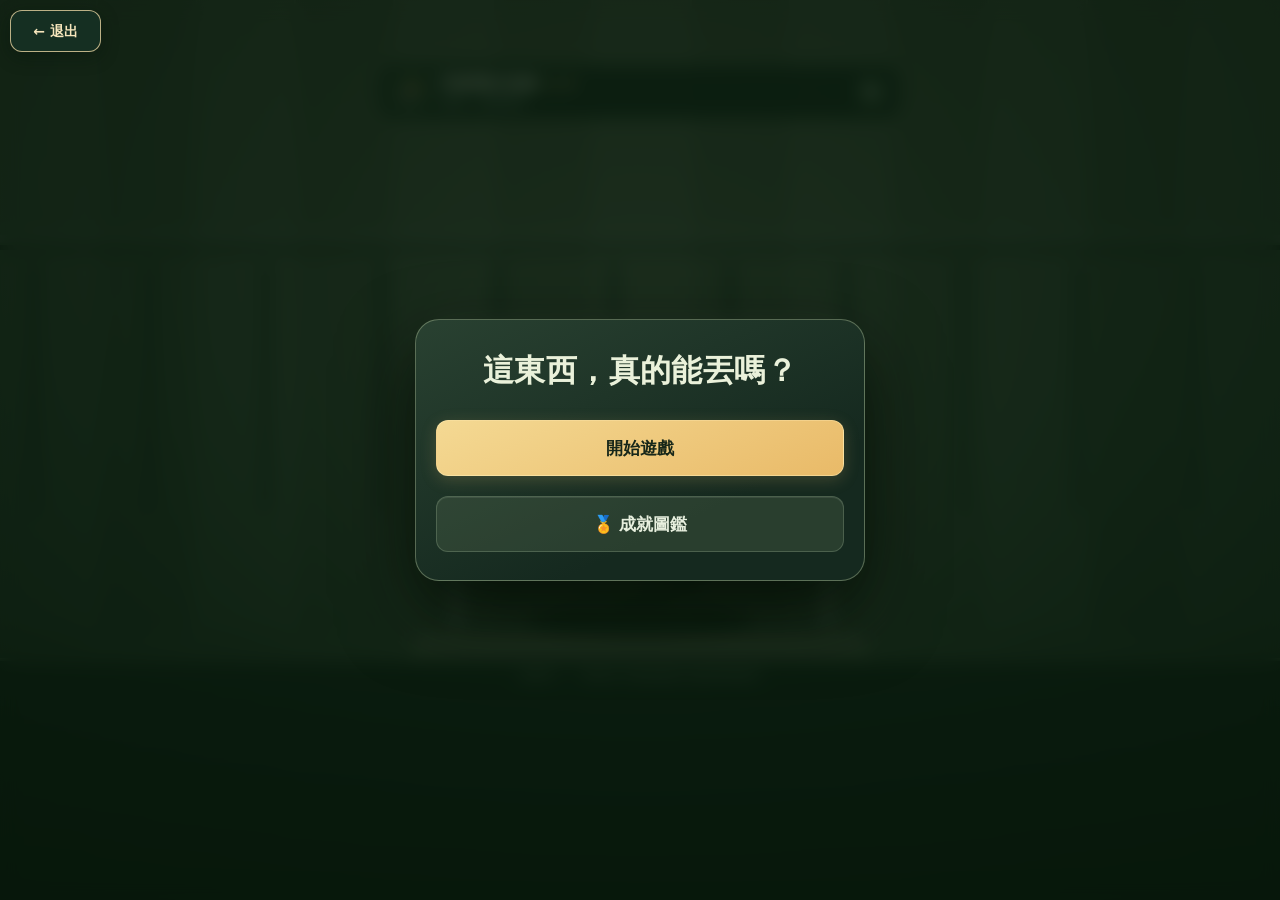
<file: grenade-workshop-test.html>
<!doctype html>
<html lang="zh-Hant">
<head>
<meta charset="utf-8">
<meta name="viewport" content="width=device-width,initial-scale=1,maximum-scale=1,user-scalable=no,viewport-fit=cover">
<meta name="theme-color" content="#132018">
<title>國軍手榴彈｜製作工坊 v1.33</title>
<style>
:root{--ink:#eaf1da;--muted:#a9baa5;--gold:#efc977;--good:#a1d991;--bad:#f29b76;--panel:rgba(18,34,26,.95);--edge:#ffffff20}
*{box-sizing:border-box;-webkit-tap-highlight-color:transparent}html,body{margin:0;width:100%;height:100%;height:100dvh;overflow:hidden;background:#132119;color:var(--ink);font-family:system-ui,-apple-system,"PingFang TC","Microsoft JhengHei",sans-serif;touch-action:manipulation;user-select:none;-webkit-user-select:none}
button{font:inherit;font-weight:800;border:0;cursor:pointer;color:var(--ink);touch-action:manipulation}button:disabled{opacity:.34;cursor:default}
#scene{position:fixed;inset:0;width:100%;height:100%;display:block;touch-action:none}
#screenTint{pointer-events:none;position:fixed;inset:0;background:radial-gradient(ellipse at 50% 52%,transparent 32%,#07110b77 100%)}
#root{position:fixed;inset:0;display:flex;flex-direction:column;padding:calc(9px + env(safe-area-inset-top)) 12px calc(12px + env(safe-area-inset-bottom));pointer-events:none}
#root button,#root input,#wheelPad{pointer-events:auto}
#head{width:min(520px,100%);margin:0 auto;flex:0 0 auto}
.heading{display:flex;align-items:center;gap:9px;background:#11271dcc;border:1px solid #b5d2a436;border-radius:16px;padding:8px 11px;backdrop-filter:blur(9px)}
.logo{width:36px;height:36px;border-radius:10px;display:grid;place-items:center;background:#bbd4932b;border:1px solid #c8dda847;font-size:19px}
.headingText{min-width:0;flex:1}.headingTitle{font-size:14px;font-weight:900;letter-spacing:.4px}.headingSub{font-size:10px;color:#aebfb0;margin-top:2px}
#restart{width:32px;height:32px;border-radius:9px;background:#73856735;font-size:20px;color:#d6e9d1}
#steps{display:flex;gap:4px;margin:8px 0 7px}.step{height:3px;border-radius:8px;flex:1;background:#94a18e44;transition:background .2s}.step.done{background:#87ad77}.step.active{background:#f1c77c}
#stats{display:grid;grid-template-columns:1fr 1fr;gap:8px}.stat{padding:10px 13px;background:#0b2219e8;border:1px solid #b1d4a83c;border-radius:13px;box-shadow:0 10px 24px #08140e33}.stat label{display:block;font-size:11px;color:#acbdac}.statValue{display:flex;align-items:baseline;gap:5px;margin-top:3px}.statValue strong{font-size:28px;line-height:1.05;letter-spacing:.3px;font-variant-numeric:tabular-nums}.statValue small{font-size:12px;color:#b3c3af}.stat.flash{animation:statFlash .24s ease}@keyframes statFlash{from{border-color:#e9d092;box-shadow:0 0 30px #eed48f5c}to{border-color:#b1d4a83c}}
#toast{position:absolute;top:calc(177px + env(safe-area-inset-top));left:50%;transform:translateX(-50%);z-index:2;text-align:center;min-width:170px;max-width:min(85%,420px);padding:9px 14px;background:#101e16df;border:1px solid #ffffff34;border-radius:100px;font-size:13px;font-weight:850;opacity:0;transition:opacity .2s;pointer-events:none}#toast.show{opacity:1}
#guide{margin:auto auto 5px;max-width:440px;text-align:center;text-shadow:0 2px 9px #040d0b;width:100%;transform:translateY(-6px)}#stageName{font-size:clamp(19px,4.5vw,25px);font-weight:950;letter-spacing:1px}#stageDesc{font-size:12px;color:#d8e3d4;margin-top:5px;line-height:1.5}#stageRound{font-size:11px;font-weight:900;letter-spacing:2px;color:#f4d58d;margin-bottom:5px}
#controls{pointer-events:auto;width:min(520px,100%);margin:0 auto;flex:0 0 auto;background:var(--panel);border:1px solid #b4cdad38;border-radius:22px;padding:14px;box-shadow:0 16px 46px #060f09ab;backdrop-filter:blur(16px)}
#controls.hidden,#stats.hidden,#steps.hidden,#guide.hidden{display:none!important}.btn{border-radius:12px;min-height:53px;padding:11px 13px;display:flex;align-items:center;justify-content:center;text-align:center;gap:7px;font-size:15px;background:#354a3b;border:1px solid #c8dcba37;box-shadow:inset 0 1px #ffffff15}.btn.primary{color:#172719;background:linear-gradient(155deg,#f4d993,#e9ba68);border:1px solid #fff0bb65;box-shadow:0 4px 16px #d9b46c36}.btn.ghost{background:#657b5c43;color:#e7efde}.btn.danger{background:#634a3c}.btn:active:not(:disabled){transform:scale(.985)}.btn.full{width:100%}.btn .ico{font-size:19px}
.smallTitle{font-weight:900;font-size:13px;margin-bottom:7px}.dim{font-size:11px;color:#a3b6aa}.split{display:grid;grid-template-columns:1fr 1fr;gap:8px}.underText{font-size:11px;color:#a6b8a9;text-align:center;margin-top:9px}
#pourBtn{height:69px;background:linear-gradient(160deg,#a9bb7d,#7b9b64);color:#162416;touch-action:none;display:flex;flex-direction:column;gap:3px}#pourBtn.isHeld{background:linear-gradient(160deg,#efd28f,#ad9b59);box-shadow:0 0 0 3px #e8d28830}#pourBtn small{font-size:10px;font-weight:750;opacity:.8}
#wheelLayout{display:flex;justify-content:center;align-items:center;gap:16px;margin:1px 0 12px}#wheelPad{width:154px;height:154px;border-radius:50%;touch-action:none;cursor:grab;position:relative;background:radial-gradient(circle at 40% 29%,#899b81 0%,#516b53 35%,#263f30 67%,#101e17 68%,#344d3b 76%,#131f19 78%);box-shadow:0 9px 26px #030b064d,inset 0 3px 4px #e9f8d327;border:3px solid #839b77;flex:0 0 auto}#wheelPad:active{cursor:grabbing}#wheelFace{position:absolute;inset:9px;border-radius:50%;background:repeating-conic-gradient(from 0deg,#9ba98c 0 5deg,#384b3a 6deg 13deg,#6d866b 14deg 19deg);mask:radial-gradient(circle,transparent 0 51%,#000 53%);-webkit-mask:radial-gradient(circle,transparent 0 51%,#000 53%)}#wheelRot{position:absolute;inset:0;border-radius:50%;transform:rotate(0deg);pointer-events:none}#wheelGrip{position:absolute;top:13px;left:calc(50% - 10px);width:20px;height:20px;border-radius:50%;background:linear-gradient(#ede6bf,#898e76);border:3px solid #536558;box-shadow:0 3px 8px #0009}#wheelCenter{position:absolute;inset:43px;display:flex;align-items:center;justify-content:center;border-radius:50%;border:2px solid #bdd3ad70;background:linear-gradient(#223c2b,#183023);color:#f9e2ab;font-size:14px;font-weight:900;pointer-events:none}
#rotateInstructions{max-width:155px;font-size:12px;line-height:1.75;color:#d3dfd0}#rotateInstructions b{color:#ffdb87;font-size:14px}#roundBadge{font-size:11px;border:1px solid #c8d6ab54;background:#d7e69d16;border-radius:10px;padding:6px 9px;white-space:nowrap;color:#d1dcbd}
#intro,#endOverlay{position:fixed;inset:0;z-index:6;display:flex;align-items:center;justify-content:center;padding:calc(15px + env(safe-area-inset-top)) 16px calc(15px + env(safe-area-inset-bottom));background:#07180abf;backdrop-filter:blur(9px)}.modal{width:min(450px,100%);max-height:100%;overflow:auto;border-radius:24px;background:linear-gradient(155deg,#294131,#15291f 70%);border:1px solid #bccfa464;padding:23px 20px 19px;box-shadow:0 30px 75px #020902bb}.introMark{font-size:47px;line-height:1;margin:0 0 9px}.modal h1{font-size:26px;letter-spacing:1px;margin:0 0 7px}.modal h2{font-size:25px;margin:0 0 12px}.modal p{font-size:13px;color:#c5d2c0;line-height:1.72;margin:0 0 18px}.introSteps{display:grid;gap:8px;margin:15px 0 22px}.introStep{display:flex;align-items:center;gap:11px;background:#101f17ae;border:1px solid #c9d7a020;padding:10px 11px;border-radius:12px;font-size:13px}.introStep span{display:grid;place-items:center;background:#bad89436;border-radius:8px;width:28px;height:28px;font-weight:900;color:#efcf8b}.kicker{color:#e4c987;font-size:11px;letter-spacing:2px;font-weight:900;margin-bottom:8px}
#aimPanel{padding-top:15px}#aimTrack{height:35px;border:1px solid #e4e6c05a;border-radius:9px;background:linear-gradient(#1e3c28,#142b1e);position:relative;overflow:hidden;margin:10px 0 13px}#aimPerfect{position:absolute;background:#acc77a64;height:100%;left:46%;width:8%;border-inline:1px solid #d3e6aa}#aimPointer{position:absolute;width:5px;height:100%;background:#ffde91;box-shadow:0 0 10px #ffdb7d;left:50%}
#endOverlay{display:none}#endOverlay.show{display:flex}#outcomeCoords{display:grid;grid-template-columns:1fr 1fr;gap:8px;margin:12px 0}.outcomeCell{background:#0c2219;border-radius:12px;padding:14px 10px;text-align:center}.outcomeCell small{display:block;color:#abc3a8;font-size:11px}.outcomeCell strong{display:block;font-size:24px;font-variant-numeric:tabular-nums;margin-top:3px}.note{font-size:11px;color:#9fb4a3;line-height:1.55}
@media(max-height:740px){#root{padding-top:calc(5px + env(safe-area-inset-top));padding-bottom:calc(7px + env(safe-area-inset-bottom))}#stats .stat{padding:7px 10px}.statValue strong{font-size:24px}#controls{padding:11px}#guide{margin-bottom:2px}#stageName{font-size:18px}#stageDesc{margin-top:2px;font-size:11px}#wheelPad{width:129px;height:129px}#wheelCenter{inset:36px}#wheelLayout{margin-bottom:6px}}
@media(min-width:750px){#root{padding-top:20px;padding-bottom:20px}#guide{margin-bottom:18px}}

/* v0.2: permanent workbench controls; powder is now shown in the physical barrel */
.actionThree{display:grid;grid-template-columns:1.17fr 1fr 1fr;gap:7px}
.actionThree .btn{min-height:80px;padding:9px 4px;display:flex;flex-direction:column;gap:5px;font-size:12px;line-height:1.3}
.actionThree .btn .ico{font-size:23px;line-height:1.1}
.actionThree .btn small{font-size:10px;font-weight:600;line-height:1.1;opacity:.84}
#pourBtn{height:80px;min-height:80px}
#workTitle{display:flex;align-items:center;justify-content:space-between;gap:10px;margin-bottom:10px}
#workTitle .smallTitle{margin:0;font-size:14px}
#pressBtn.live{background:#dcb46d;color:#15291a;box-shadow:0 0 0 2px #e8cf81a1,0 0 20px #efc97740}
#shapeBtn{background:#314638}
#scene{cursor:default}
@media(max-width:360px){.actionThree{gap:5px}.actionThree .btn{font-size:11px;min-height:72px}#pourBtn{height:72px;min-height:72px}}
@media(max-height:740px){.actionThree .btn{min-height:65px}#pourBtn{height:65px;min-height:65px}#workTitle{margin-bottom:7px}}
@media(max-height:740px){body.workmode #guide{display:none}}
/* v0.3: the workbench is an anchored bottom control dock, never a floating cover over the barrel. */
#controls{margin-top:auto;margin-bottom:0;position:relative;z-index:1}
body.workmode #guide{display:none!important}
body.workmode #controls{margin-top:auto;margin-bottom:0;flex-shrink:0}
@media(max-height:540px){body.workmode #head .headingSub{display:none}body.workmode #steps{margin:4px 0}body.workmode #stats .stat{padding:4px 8px}body.workmode .statValue strong{font-size:20px}body.workmode #workTitle{margin-bottom:5px}body.workmode .actionThree .btn{min-height:59px;padding:5px 3px}body.workmode #pourBtn{height:59px;min-height:59px}body.workmode .underText{margin-top:5px;font-size:10px}body.workmode #controls{padding:7px}}

/* v1.0: true 3D world; original workshop HUD remains unchanged. */
#scene{z-index:2;pointer-events:none}body.fieldmode #world3d-cpu{display:block!important}
#world3d{position:fixed;inset:0;width:100%;height:100%;z-index:1;display:none;touch-action:none;background:linear-gradient(#85aeac,#628770)}
#root{z-index:5}#screenTint{z-index:3}#intro,#endOverlay{z-index:11}
body.fieldmode #screenTint{background:linear-gradient(transparent 75%,#10291a55)}
body.blastmode #head,body.blastmode #controls,body.blastmode #guide{display:none!important}
#impactHud{display:none;position:fixed;z-index:7;left:50%;top:calc(15px + env(safe-area-inset-top));transform:translateX(-50%);width:min(calc(100% - 24px),520px);background:#0c1e18df;border:1px solid #e6cf9761;border-radius:17px;padding:13px 14px;box-shadow:0 8px 24px #0009;pointer-events:none;backdrop-filter:blur(10px)}
#impactHud.show{display:block}.impactGrid{display:grid;grid-template-columns:1fr 1fr;gap:8px;margin:9px 0}.impactCell{background:#182f25c9;border:1px solid #ffffff1b;padding:10px;border-radius:12px}.impactCell span{font-size:11px;color:#bbcbbe;display:block}.impactCell strong{font-variant-numeric:tabular-nums;font-size:clamp(21px,5.2vw,29px);display:block;margin-top:2px;white-space:nowrap}
#blastPhase{font-size:12px;color:#f7d69d;letter-spacing:1px;font-weight:900}#landmarkToast{margin-top:7px;color:#ffdc9a;font-size:13px;font-weight:800;min-height:18px}
#blastFlash{position:fixed;inset:0;z-index:6;background:radial-gradient(circle,#fff9d5 0%,#ffbd703b 40%,transparent 70%);pointer-events:none;opacity:0}
#gallery{position:fixed;inset:0;z-index:20;display:none;background:#07150ef0;overflow:auto;padding:calc(30px + env(safe-area-inset-top)) 16px calc(25px + env(safe-area-inset-bottom))}
#gallery.show{display:block}.galInner{max-width:500px;margin:auto}.galCards{display:grid;grid-template-columns:repeat(2,minmax(0,1fr));gap:9px;margin:16px 0}.galCard{background:#1a3025;border:1px solid #c9d9b12c;border-radius:12px;padding:12px;min-height:76px}.galCard.locked{opacity:.36}.galCard small{display:block;color:#c1c9b1;margin-bottom:5px}.galCard strong{font-size:14px}#galleryBtn,#endGalleryBtn{margin-top:8px}
body.fieldmode #guide{margin-bottom:8px}body.fieldmode #scene{pointer-events:none}body.fieldmode #head{background:transparent}
#aimLegend{font-size:12px;color:#f1d7ac;text-align:center;margin-bottom:8px}
#resultCounts{display:grid;grid-template-columns:1fr 1fr;gap:8px;margin:10px 0}#resultCounts .outcomeCell{padding:10px 4px}#resultCounts strong{font-size:20px}
#landmarkResults{color:#edce8d;font-size:12px;line-height:1.6;margin:8px 0}
@media(max-height:650px){#impactHud{padding:7px 11px}.impactCell{padding:6px}.impactGrid{margin:5px 0}}
/* v1.33: minimalist intro / workbench and reliable full-screen press QTE */
.introMinimal{display:flex;flex-direction:column;gap:12px;text-align:center;padding:28px 20px}
.introMinimal h1{font-size:clamp(24px,5.6vw,31px);margin:2px 0 16px;letter-spacing:.4px}
.introMinimal .btn{min-height:56px;font-size:17px}

body.shapemode #guide{display:none!important}
.actionThree .btn{gap:8px;font-size:clamp(13px,3.4vw,16px)}
.actionThree .btn .ico{font-size:25px}
#gallery .galCard{min-height:100px}
#gallery .galCard small{font-size:11px}
#gallery .galCard p{font-size:11px;color:#bfceb7;line-height:1.4;margin:6px 0 0}

/* v1.38: persistent in-page 3D arena, especially for iOS Home Screen web apps. */
#grenadeArenaFrame{position:fixed;inset:0;width:100%;height:100%;border:0;z-index:40;background:#13281e;opacity:.001;pointer-events:none}
body.arena-live #grenadeArenaFrame{opacity:1;pointer-events:auto}
#arenaTransition{display:none;position:fixed;inset:0;z-index:45;align-items:center;justify-content:center;padding:24px;background:#0d2118f4;color:#f2e8c7;text-align:center;font-family:system-ui,-apple-system,'PingFang TC',sans-serif}
#arenaTransition.show{display:flex}
.arena-transition-card{width:min(350px,100%);border:1px solid #d7c68d69;border-radius:18px;background:#213c2e;padding:22px 19px;box-shadow:0 24px 60px #0008}
.arena-transition-card strong{display:block;font-size:21px;margin-bottom:9px}
.arena-transition-card p{color:#cbd9c9;line-height:1.6;margin:0 0 16px;font-size:13px}
#arenaRetry{display:none;width:100%;padding:13px 15px;border-radius:10px;background:#f0d18a;color:#1d321f;font-size:15px;font-weight:900}
/* Workshop-only finishes: opaque panels avoid a live blur over the canvas. */
body.workmode .heading,body.shapemode .heading{background:#263b2f;border-color:#a7b69b66;backdrop-filter:none}
body.workmode .stat,body.shapemode .stat{background:#20372b;border-color:#9cac8a70;box-shadow:0 3px 0 #102319}
body.workmode #controls,body.shapemode #controls{background:#1b3025;border-color:#9eae8d70;box-shadow:0 5px 0 #0e2118;backdrop-filter:none}
body.workmode .actionThree .btn{box-shadow:inset 0 1px #e4e9c12b,0 3px 0 #101e16;transition:transform .08s,box-shadow .08s,background .08s}
body.workmode .actionThree .btn:active:not(:disabled),body.workmode #pourBtn.isHeld{transform:translateY(3px);box-shadow:inset 0 2px 4px #14291c55,0 0 0 #101e16}
body.workmode #pourBtn.isHeld{background:linear-gradient(160deg,#c7cd91,#91a575)}
body.shapemode #wheelPad{box-shadow:0 5px 0 #101e16,inset 0 3px 4px #e9f8d327;transition:border-color .1s,box-shadow .1s}
body.shapemode #wheelPad.is-turning{border-color:#d3c188;box-shadow:0 2px 0 #101e16,inset 0 2px 6px #091b12aa}
body.workmode #toast[data-grade="PERFECT"],body.workmode #toast[data-grade="GREAT"]{border-color:#e8d69d;background:#304735;color:#fff0bf}
body.workmode #toast[data-grade="GOOD"]{border-color:#aabc90;background:#2b4030;color:#e9edcf}
body.workmode #toast[data-grade="BAD"],body.workmode #toast[data-grade="MISS"]{border-color:#c99a76;background:#493b2c;color:#f6d4ae}
</style>
<link rel="stylesheet" href="./src/ui/gameTouchGuard.css?v=1">
<script src="./src/ui/gameTouchGuard.js?v=1" defer></script>
</head>
<body data-army-minigame="grenade">
<script type="module" src="./src/systems/minigameQuickExit.js?v=192"></script>
<canvas id="world3d" aria-label="3D 爆炸戰場"></canvas><canvas id="scene" aria-label="遊戲場景"></canvas><div id="screenTint"></div>
<div id="root">
  <header id="head">
    <div class="heading"><div class="logo">💣</div><div class="headingText"><div class="headingTitle">手榴彈製作訓練 <span style="color:#eaca8c;font-size:10px">v1.33</span></div><div class="headingSub" id="headerSub">軍械庫 · 綠桶實驗區</div></div><button id="restart" aria-label="重新開始">↻</button></div>
    <div id="steps"><div class="step active"></div><div class="step"></div><div class="step"></div><div class="step"></div></div>
    <div id="stats"><div class="stat" id="gramStat"><label>目前火藥</label><div class="statValue"><strong id="gramText">0</strong><small>克</small></div></div><div class="stat" id="densityStat"><label>遊戲密度</label><div class="statValue"><strong id="densityText">0.60</strong><small>密度值</small></div></div></div>
  </header>
  <div id="toast"></div>
  <div id="guide"><div id="stageRound">已壓實 0 次</div><div id="stageName">自由裝填與壓實</div><div id="stageDesc">留意桶口：快滿時才會看見火藥；想倒就倒、想壓就壓。</div></div>
  <div id="controls" class="hidden"></div>
</div>
<div id="impactHud"><div id="blastPhase">💥 衝擊波擴散中</div><div class="impactGrid"><div class="impactCell"><span>摧毀建築</span><strong id="deadBuildings">0</strong></div><div class="impactCell"><span>擊殺人數</span><strong id="deadPeople">0</strong></div></div><div id="landmarkToast"></div></div><div id="blastFlash"></div>
<div id="gallery"><div class="galInner"><div class="kicker">國軍手榴彈 · 收集紀錄</div><h2>🏅 成就圖鑑</h2><p id="achievementProgress" class="dim"></p><div class="galCards" id="galCards"></div><button id="closeGallery" class="btn primary full">返回遊戲</button></div></div>
<div id="intro"><div class="modal introMinimal"><h1>這東西，真的能丟嗎？</h1><button class="btn primary full" id="startBtn">開始遊戲</button><button id="galleryBtn" class="btn ghost full">🏅 成就圖鑑</button></div></div>
<div id="endOverlay"><div class="modal"><div class="kicker">爆炸演習 · 本回合完成</div><div style="font-size:43px;margin-bottom:6px">🎯</div><h2 id="endHeading">投擲完成！</h2><p id="endDesc">爆炸已經結束。</p><div id="outcomeCoords"><div class="outcomeCell"><small>投擲距離</small><strong id="distVal">0.0 m</strong></div><div class="outcomeCell"><small>偏離目標</small><strong id="missVal">0.0 m</strong></div></div><div class="outcomeCell" style="margin-bottom:16px"><small>本次火藥／密度</small><strong id="finalVal" style="font-size:20px">0 克 · 0.00</strong></div><div id="resultCounts"><div class="outcomeCell"><small>摧毀建築</small><strong id="endBuildings">0</strong></div><div class="outcomeCell"><small>擊殺人數</small><strong id="endPeople">0</strong></div></div><div class="outcomeCell" style="margin:10px 0;padding:10px 12px;text-align:left"><small>投擲精準成績</small><strong id="accuracyScore" style="font-size:21px">—</strong><div id="teamResult" style="font-size:12px;color:#c4d7bd;margin-top:4px"></div></div><div id="landmarkResults"></div><button class="btn primary full" id="endReturnCamp">返回軍營</button><button class="btn ghost full" id="endGalleryBtn">🏅 成就圖鑑</button><div class="underText">不顯示外殼耐久、定型品質或失敗原因。</div></div></div>
<!-- Old standalone explosion renderer removed: 3D arena is now preinitialized in-page. -->
<script>
(()=>{'use strict';
const $=id=>document.getElementById(id);const cv=$('scene'),ctx=cv.getContext('2d');
const WORLD=window.GrenadeWorld;
let hadNewLandmarks=new Set(),lastLandmarkShown=0;
const achievements=[
 {id:'first-powder',name:'開工大吉',desc:'第一次開始裝填'},
 {id:'half-full',name:'半桶勇士',desc:'把桶子裝填到一半'},
 {id:'press-one',name:'壓實初體驗',desc:'完成第一次壓實'},
 {id:'press-perfect',name:'神之手',desc:'壓實得到 PERFECT'},
 {id:'press-three',name:'三連壓',desc:'同一顆連續完成 3 次壓實'},
 {id:'press-six',name:'壓實狂人',desc:'同一顆完成 6 次壓實'},
 {id:'overflow',name:'貪心沒有極限',desc:'裝填到溢出，強制進入轉輪'},
 {id:'broken',name:'這桶不太妙',desc:'壓實失手，造成桶殼損壞'},
 {id:'wheel',name:'轉輪學徒',desc:'第一次完成轉輪定型'},
 {id:'wheel-perfect',name:'模具大師',desc:'定型非常接近隱藏目標形狀'},
 {id:'first-throw',name:'飛吧！手榴彈',desc:'完成一次投擲'},
 {id:'accurate',name:'精準投手',desc:'投擲落點距離目標不超過 3 公尺'},
 {id:'first-blast',name:'轟隆一聲',desc:'看完一次完整爆炸'},
 {id:'building-one',name:'拆遷新秀',desc:'單次炸毀至少 1 棟建築'},
 {id:'building-five',name:'軍營都更計畫',desc:'單次炸毀至少 5 棟建築'},
 {id:'red-three',name:'紅軍剋星',desc:'單次擊倒至少 3 名紅軍'},
 {id:'clean',name:'軍紀模範生',desc:'擊倒紅軍，且沒有誤傷友軍'},
 {id:'friendly-ten',name:'敵軍派來的嗎',desc:'單次誤傷至少 10 名友軍'}
];
const achievementKey='ARMY2_grenade_workshop_achievements_v1';
let roundAchievements=new Set();
function loadGallery(){try{const v=JSON.parse(localStorage.getItem(achievementKey)||'[]');return Array.isArray(v)?v:[]}catch(e){return []}}
const earnedAchievements=new Set(loadGallery());
function unlockAchievement(id){
 const known=achievements.some(a=>a.id===id);if(!known||earnedAchievements.has(id))return;
 earnedAchievements.add(id);roundAchievements.add(id);
 try{localStorage.setItem(achievementKey,JSON.stringify([...earnedAchievements]))}catch(e){}
}
function showGallery(){const gotten=earnedAchievements;
 $('achievementProgress').textContent=`已解鎖 ${gotten.size} / ${achievements.length} 項成就`;
 $('galCards').innerHTML=achievements.map(a=>`<div class="galCard ${gotten.has(a.id)?'':'locked'}"><small>${gotten.has(a.id)?'🏅 已解鎖':'🔒 尚未解鎖'}</small><strong>${gotten.has(a.id)?a.name:'？？？？'}</strong><p>${gotten.has(a.id)?a.desc:'完成遊戲中的特殊挑戰後解鎖'}</p></div>`).join('');
 $('gallery').classList.add('show')
}
let W=0,H=0,DPR=1;
let S={},rafTime=0,lastT=0,pouring=false,shapeDragging=false,lastAngle=0,qtePos=0,aimPos=0,toastClock=0;
// Presentation only: these values never participate in crafting or scoring.
let flowVisual=0,pressVisualAt=-10,pressVisualPos=0,pressVisualCenter=0,wheelVisual=0;
const BARREL_SPACE=1000; /* abstract game-only visual capacity, not a physical formula */
const powderLevel=()=>S.powder/(Math.max(.1,S.density)*BARREL_SPACE);
const TAU=Math.PI*2, clamp=(v,l,h)=>Math.max(l,Math.min(h,v)),rnd=(a,b)=>a+Math.random()*(b-a),ease=t=>t*t*(3-2*t),fmt=n=>Math.floor(n).toLocaleString('en-US');
function reset(){flowVisual=0;pressVisualAt=-10;wheelVisual=0;S={phase:'intro',powder:0,density:0.60,round:1,totalPressed:0,lastPourPress:0,hp:100,broken:false,overflowed:false,spillTime:0,shape:0,shapeTarget:rnd(.91,1.08),power:0,qteCenter:.5,qteSpeed:1.8,qteClock:0,compressT:0,compressMode:'',aimX:0,aimZ:0,aimClock:0,throwT:0,shotX:0,shotZ:0,particles:[],shake:0,shotRot:0};pouring=false;shapeDragging=false;lastT=0;renderHUD();$('intro').style.display='flex';$('endOverlay').classList.remove('show');$('impactHud').classList.remove('show');$('world3d').style.display='none';document.body.classList.remove('fieldmode','blastmode');if(WORLD){WORLD.radius=-1;WORLD.mode='field';WORLD.counter={buildings:0,kills:0};}hadNewLandmarks=new Set();lastLandmarkShown=0;roundAchievements=new Set();$('controls').classList.add('hidden');$('guide').classList.add('hidden');}
function phase(p){S.phase=p;renderHUD();}
function toast(text,ms=1300){const el=$('toast'),grade=(/^(PERFECT|GREAT|GOOD|BAD|MISS)/.exec(text)||[])[1]||'';el.dataset.grade=grade;el.textContent=grade?grade+'！':text;el.classList.add('show');toastClock=performance.now()+ms;}
function stepIndex(){return ['fill','press'].includes(S.phase)?0:S.phase==='shape'?1:['aimX','aimZ'].includes(S.phase)?2:3;}
function renderHUD(){
 const ph=S.phase,work=ph==='fill'||ph==='press';
 document.body.classList.toggle('workmode',work);document.body.classList.toggle('shapemode',ph==='shape');const field=['aimX','aimZ','flight','blast','end'].includes(ph);document.body.classList.toggle('fieldmode',field);document.body.classList.toggle('blastmode',ph==='blast');$('world3d').style.display=field?'block':'none';$('impactHud').classList.toggle('show',ph==='blast');
 $('stats').classList.toggle('hidden',ph==='intro'||ph==='end'||ph==='blast'||ph==='flight');
 $('steps').classList.toggle('hidden',ph==='intro'||ph==='end'||ph==='blast');
 $('guide').classList.toggle('hidden',ph==='intro'||ph==='end'||ph==='blast');
 $('controls').classList.toggle('hidden',ph==='intro'||ph==='end'||ph==='blast'||ph==='flight');
 $('gramText').textContent=fmt(S.powder);$('densityText').textContent=S.density.toFixed(2);
 const sti=stepIndex();document.querySelectorAll('.step').forEach((el,i)=>{el.classList.toggle('active',i===sti);el.classList.toggle('done',i<sti)});
 $('headerSub').textContent=['aimX','aimZ','flight','blast','end'].includes(ph)?'投擲訓練場 · 目標校準':'軍械庫 · 綠桶實驗區';
 $('stageRound').textContent=work?`已壓實 ${S.totalPressed} 次`:['aimX','aimZ'].includes(ph)?'投擲模擬訓練':ph==='flight'?'投擲中……':'最後定型';
 const titles={fill:'自由裝填與壓實',press:'抓準時機壓實！',shape:'把大桶轉成手榴彈',aimX:'左右方向',aimZ:'投擲遠近',flight:'投擲中……'};
 const desc={fill:'桶身不透明，火藥快到桶口才看得見。',press:'指針就在桶子上！按下方按鈕或直接點桶子壓實。',shape:'沿著轉輪順時針旋轉，覺得外型像手榴彈時就停手。',aimX:'抓準指針，決定落點偏左或偏右。',aimZ:'再次抓準指針，決定落點遠近。',flight:'正在飛向訓練目標……'};
 $('stageName').textContent=titles[ph]||'';$('stageDesc').textContent=desc[ph]||'';
 const ctl=$('controls');ctl.replaceChildren();
 if(work){
   ctl.innerHTML=`<div class="actionThree">
    <button id="pourBtn" class="btn" ${ph==='press'?'disabled':''}><span class="ico">⬇</span><span>倒火藥</span></button>
    <button id="pressBtn" class="btn ${ph==='press'?'live':'primary'}" ${ph!=='press'&&S.powder<15?'disabled':''}><span class="ico">⚙</span><span>${ph==='press'?'立即壓實':'啟動壓實'}</span></button>
    <button id="shapeBtn" class="btn ghost" ${ph==='press'||S.powder<15?'disabled':''}><span class="ico">↻</span><span>轉輪定型</span></button>
   </div>`;
   const btn=$('pourBtn');
   if(ph==='fill'){
     btn.addEventListener('pointerdown',e=>{e.preventDefault();if(S.phase!=='fill')return;btn.setPointerCapture(e.pointerId);pouring=true;btn.classList.add('isHeld')});
     const stop=()=>{pouring=false;btn.classList.remove('isHeld')};
     btn.addEventListener('pointerup',stop);btn.addEventListener('pointercancel',stop);btn.addEventListener('lostpointercapture',stop);
   }
   $('pressBtn').addEventListener('click',()=>{if(S.phase==='press')finishPress();else if(S.phase==='fill')startPress()});
   $('shapeBtn').addEventListener('click',()=>{if(S.phase==='fill'&&S.powder>=15)startShape()});
 }else if(ph==='shape'){
   ctl.innerHTML=`<div id="wheelLayout"><div id="wheelPad"><div id="wheelFace"></div><div id="wheelRot"><div id="wheelGrip"></div></div><div id="wheelCenter">↻ 旋轉</div></div><div id="rotateInstructions"><b>將桶子慢慢定型</b><br>順時針轉動轉輪。<br>覺得外觀適合了，就按完成。</div></div><button id="shapeDone" class="btn primary full">完成定型 · 前往投擲　→</button>`;
   const wheel=$('wheelPad');wheel.addEventListener('pointerdown',e=>{e.preventDefault();wheel.setPointerCapture(e.pointerId);shapeDragging=true;wheel.classList.add('is-turning');lastAngle=pointerAngle(e,wheel)});
   wheel.addEventListener('pointermove',e=>{if(!shapeDragging||S.phase!=='shape')return;e.preventDefault();const a=pointerAngle(e,wheel);let d=a-lastAngle;if(d>Math.PI)d-=TAU;if(d<-Math.PI)d+=TAU;lastAngle=a;if(d>0&&d<1.3){S.shape=clamp(S.shape+d/TAU*.38,0,1.65);S.shake=Math.min(.4,S.shake+.012);wheelVisual=1;updateWheel();}});
   const stop=()=>{shapeDragging=false;wheel.classList.remove('is-turning')};wheel.addEventListener('pointerup',stop);wheel.addEventListener('pointercancel',stop);wheel.addEventListener('lostpointercapture',stop);
   $('shapeDone').addEventListener('click',enterThrowTraining);updateWheel();
 }else if(ph==='aimX'||ph==='aimZ'){
   const ax=ph==='aimX';ctl.innerHTML=`<div class="smallTitle">${ax?'第 1 步：左右方向':'第 2 步：投擲遠近'}</div><div id="aimTrack"><div id="aimPerfect"></div><div id="aimPointer"></div></div><button id="lockAim" class="btn primary full">${ax?'鎖定左右方向　→':'投擲！　↗'}</button><div class="underText">金色指針會快速來回移動，靠近中央越準</div>`;
   $('lockAim').addEventListener('click',()=>{if(S.phase==='aimX'){S.aimX=aimPos;S.aimClock=0;phase('aimZ')}else{S.aimZ=aimPos;startFlight()}});
 }
}
function pointerAngle(e,el){const r=el.getBoundingClientRect();return Math.atan2(e.clientY-(r.top+r.height/2),e.clientX-(r.left+r.width/2));}
function updateWheel(){const el=$('wheelRot');if(el)el.style.transform=`rotate(${S.shape/.38*360}deg)`;const face=$('wheelFace');if(face)face.style.transform=`rotate(${S.shape/.38*360}deg)`;}
function updateStats(){if(S.phase==='intro')return;
 const g=$('gramText'),d=$('densityText');if(g)g.textContent=fmt(S.powder);if(d)d.textContent=S.density.toFixed(2);
 const b=$('pressBtn'),shape=$('shapeBtn');if(S.phase==='fill'&&b)b.disabled=S.powder<15;
 if(S.phase==='fill'&&shape)shape.disabled=S.powder<15;
}
function startPress(){if(S.phase!=='fill'||S.powder<15)return;pouring=false;
 S.qteClock=0;S.qteCenter=rnd(.30,.70);S.qteSpeed=1.4+Math.min(2.8,(S.totalPressed+1)*.19);phase('press');}
function finishPress(){if(S.phase!=='press')return;
 pressVisualAt=rafTime;pressVisualPos=qtePos;pressVisualCenter=S.qteCenter;
 const deviation=Math.abs(qtePos-S.qteCenter);let label,loss,gain;
 if(deviation<=.024){label='PERFECT！';loss=0;gain=.40}
 else if(deviation<=.072){label='GREAT！';loss=4;gain=.29}
 else if(deviation<=.14){label='GOOD！';loss=10;gain=.20}
 else if(deviation<=.24){label='BAD…';loss=23;gain=.10}
 else{label='MISS！';loss=42;gain=.035}
 // Diminishing returns on repeatedly pressing an unchanged load, but extra presses are always possible.
 const repeat=Math.max(0,S.totalPressed-S.lastPourPress);
 gain*=Math.max(.42,1-repeat*.10);
 S.totalPressed++;unlockAchievement('press-one');if(label==='PERFECT！')unlockAchievement('press-perfect');if(S.totalPressed>=3)unlockAchievement('press-three');if(S.totalPressed>=6)unlockAchievement('press-six');S.round=S.totalPressed+1;S.hp=clamp(S.hp-loss,0,100);S.broken=S.hp<=0;
 S.density=clamp(S.density+gain*(1+Math.log1p(S.round)*.13),.3,9.99);
 S.shake=.85;S.compressT=1;S.compressMode=label;S.particles=[];
 if(S.broken){unlockAchievement('broken');S.spillTime=0;startShape();toast(`${label}　外殼損壞！強制進入定型！`,2200)}
 else{phase('fill');toast(`${label}　桶內火藥下降，可以繼續裝填／壓實`,1250)}
}
function triggerOverflow(){if(S.phase!=='fill')return;
 unlockAchievement('overflow');S.overflowed=true;pouring=false;S.spillTime=1.55;S.shake=1.2;startShape();
 toast('⚠ 火藥滿出來造成危險！強制進入定型！',3100);
}
function startShape(){S.shape=0;S.shapeTarget=rnd(.88,1.07)+Math.min(.13,S.round*.009);phase('shape')}
// v1.38: Load the complete 3D arena in an invisible same-page iframe during crafting.
// Old fetch/modulepreload only downloaded files; it did NOT initialize textures/GLB/GPU.
let throwingWarmStarted=false,arenaFrame=null,arenaReady=false,arenaFailure='',pendingCraft=null,arenaWaitTimer=0;
const arenaDialog=document.createElement('div');arenaDialog.id='arenaTransition';arenaDialog.setAttribute('role','status');
arenaDialog.innerHTML='<div class="arena-transition-card"><strong id="arenaTransitionTitle">正在準備 3D 投擲場</strong><p id="arenaTransitionDetail">軍營模型正在背景載入，製作結果會完整保留。</p><button id="arenaRetry" type="button">重新載入投擲場</button></div>';
document.body.appendChild(arenaDialog);
function arenaNotice(title,detail,retry=false){
 document.getElementById('arenaTransitionTitle').textContent=title;
 document.getElementById('arenaTransitionDetail').textContent=detail;
 document.getElementById('arenaRetry').style.display=retry?'block':'none';
 arenaDialog.classList.add('show');
}
function makeArenaFrame(){
 arenaReady=false;arenaFailure='';throwingWarmStarted=true;
 if(arenaFrame)arenaFrame.remove();
 arenaFrame=document.createElement('iframe');arenaFrame.id='grenadeArenaFrame';
 arenaFrame.title='手榴彈三投鑑測';arenaFrame.setAttribute('loading','eager');
 arenaFrame.setAttribute('aria-hidden','true');
 // No top-level navigation: keeps iOS Add-to-Home-Screen standalone mode intact.
 arenaFrame.src='./grenade-user-play.html?embedded=1&v=197';
 arenaFrame.addEventListener('error',()=>{
  arenaFailure='無法載入 3D 投擲場頁面。';
  if(pendingCraft)arenaNotice('投擲場載入失敗',arenaFailure,true);
 });
 document.body.appendChild(arenaFrame);
}
function warmThrowingGame(){if(!throwingWarmStarted)makeArenaFrame()}
function activateArena(){
 if(!pendingCraft||!arenaReady||!arenaFrame)return;
 if(arenaWaitTimer){clearTimeout(arenaWaitTimer);arenaWaitTimer=0;}
 document.body.classList.add('arena-live');arenaFrame.setAttribute('aria-hidden','false');
 arenaDialog.classList.remove('show');
 arenaFrame.contentWindow.postMessage({type:'ARMY_GRENADE_START',craft:pendingCraft},location.origin==='null'?'*':location.origin);
 pendingCraft=null;
}
window.addEventListener('message',event=>{
 if(!arenaFrame||event.source!==arenaFrame.contentWindow)return;
 if(event.origin!==location.origin)return;
 const data=event.data;if(!data||typeof data!=='object')return;
 if(data.type==='ARMY_GRENADE_READY'){
  arenaReady=true;arenaFailure='';activateArena();
 }else if(data.type==='ARMY_GRENADE_ERROR'){
  arenaReady=false;arenaFailure=String(data.message||'3D 初始化失敗');
  if(pendingCraft)arenaNotice('無法啟動 3D 軍營',arenaFailure,true);
 }else if(data.type==='ARMY_GRENADE_HOME'){
  // Navigating from the workshop top-level window avoids loading the camp inside the 3D iframe.
  try{sessionStorage.removeItem('ARMY2_grenade_craft_v1')}catch(e){}
  returnToSavedCamp();
 }else if(data.type==='ARMY_GRENADE_RETURN'){
  // Starting a new crafted grenade is a NEW training; never navigate away.
  pendingCraft=null;arenaReady=false;throwingWarmStarted=false;
  if(arenaWaitTimer){clearTimeout(arenaWaitTimer);arenaWaitTimer=0;}
  document.body.classList.remove('arena-live');arenaDialog.classList.remove('show');
  if(arenaFrame){arenaFrame.remove();arenaFrame=null;}
  reset();$('intro').style.display='none';S.phase='fill';phase('fill');warmThrowingGame();
 }
});
document.getElementById('arenaRetry').addEventListener('click',()=>{
 arenaNotice('重新載入 3D 投擲場','正在重新建立軍營模型與 GPU 資源…');
 makeArenaFrame();
});
// Reuse ARMY3's central return/session module across every minigame.
async function returnToSavedCamp(){
 try{
  const {returnToCamp}=await import('./src/systems/campSession.js?v=144');
  returnToCamp();
 }catch(error){
  console.error('返回軍營失敗，改用自動恢復入口',error);
  location.replace(new URL('./index.html?armyResume=1&v=144',location.href));
 }
}
// v1.39: all values are fictional GAME balance parameters, not real-world explosive guidance.
// v1.41: Camp-only arcade balance. These are fictional game scores, not physical ratios.
// The former 1250-unit denominator reached maximum far too early after a few QTEs.
// Stored amount is the main input. Good QTE / shaping improve efficiency only;
// repeated QTE presses on the same small load cannot create extra power.
function craftingPower(){
 const amount=clamp(S.powder/4200,0,1);
 const press=clamp((S.density-.60)/2.40,0,1)*clamp(S.hp/100,.15,1);
 const closeness=Math.abs(S.shape-S.shapeTarget);
 const shape=clamp(1/(1+Math.pow(closeness/.23,2)),.08,1);
 const quality=(.64+.36*press)*(.82+.18*shape);
 const balanced=10+90*Math.pow(amount,1.40)*quality;
 // Six or seven presses may create a useful grenade, but not a camp-wide blast.
 // High-end results remain possible with a longer, well-controlled run.
 const safePresses=Math.max(0,S.totalPressed);
 const pressCeiling=Math.min(100,35+8*Math.min(5,safePresses)+4*Math.max(0,safePresses-5));
 const failureCeiling=S.broken?60:S.overflowed?78:100;
 const power=clamp(Math.round(Math.min(balanced,pressCeiling,failureCeiling)),10,100);
 return {power,fill:Math.round(amount*100),press:Math.round(press*100),shape:Math.round(shape*100)};
}
function enterThrowTraining(){
 if(S.phase!=='shape')return;
 const item=craftingPower();
 const accuracy=Math.abs(S.shape-S.shapeTarget);
 if(accuracy<=.08)unlockAchievement('wheel-perfect');
 unlockAchievement('wheel');
 const payload={version:1,source:'workshop',createdAt:Date.now(),
  power:item.power,fill:item.fill,press:item.press,shape:item.shape,maxThrows:3};
 let saved=true;
 try{sessionStorage.setItem('ARMY2_grenade_craft_v1',JSON.stringify(payload))}catch(err){
  saved=false; // Safari private/storage-restricted fallback.
  console.warn('製作資料暫存失敗',err);
 }
 // Hand off to the already-prepared iframe; do not open Safari or reload a new page.
 pendingCraft=payload;warmThrowingGame();
 if(arenaReady)activateArena();
 else{
  arenaNotice('正在完成投擲場預載','已完成製作！正在等候軍營模型與動畫就緒，稍後直接進入三投，不會跳出新網頁。');
  if(arenaWaitTimer)clearTimeout(arenaWaitTimer);
  arenaWaitTimer=setTimeout(()=>{
   if(pendingCraft&&!arenaReady&&!arenaFailure)arenaNotice('投擲場仍在載入','這台裝置載入大型 3D 模型較慢。你可以繼續等待，或按下方按鈕重新載入。',true);
  },45000);
 }
}
function startAim(){// Play-only quality score. Hidden from the player.
 const closeness=Math.abs(S.shape-S.shapeTarget);S.shapeQuality=Math.max(.08,1/(1+Math.pow(closeness/.23,2)));if(closeness<=.08)unlockAchievement('wheel-perfect');unlockAchievement('wheel');S.aimClock=0;phase('aimX');}
function startFlight(){S.phase='flight';S.throwT=0;S.shotX=(S.aimX-.5)*18;S.shotZ=5+(1-S.aimZ)*24;S.shotRot=rnd(-3,3);S.shake=.25;unlockAchievement('first-throw');if(Math.hypot(S.shotX,S.shotZ-17)<=3)unlockAchievement('accurate');if(WORLD)WORLD.setLanding(S.shotX,S.shotZ);renderHUD();}
function endFlight(){
 phase('blast');if(WORLD)WORLD.begin(S.powder,S.density,S.shapeQuality,S.broken);
 $('deadBuildings').textContent='0';$('deadPeople').textContent='0';$('blastPhase').textContent='💥 衝擊波開始擴散！';$('landmarkToast').textContent='';
 $('blastFlash').style.opacity='.83';
}
function finishBlast(){
 phase('end');const lateral=S.shotX,forward=S.shotZ;
 const dist=Math.hypot(lateral,forward),off=Math.hypot(lateral,forward-17);
 $('distVal').textContent=dist.toFixed(1)+' m';$('missVal').textContent=off.toFixed(1)+' m';
 $('finalVal').textContent=`${fmt(S.powder)} 克 · ${S.density.toFixed(2)}`;
 const rad=WORLD?WORLD.blastMax:0,cnt=WORLD?WORLD.counter:{buildings:0,kills:0};
 $('endBuildings').textContent=fmt(cnt.buildings);$('endPeople').textContent=fmt(cnt.kills);
 const precise=clamp(Math.round(Math.min(100,(cnt.red||0)*11)-(cnt.green||0)*20-Math.min(90,cnt.buildings*3)),0,100);
 $('accuracyScore').textContent=precise+' 分';$('teamResult').textContent=`擊中紅軍 ${fmt(cnt.red||0)} 人 · 誤傷友軍 ${fmt(cnt.green||0)} 人`;

 const title=rad>1050000?'銀河系級':rad>340000?'恆星級':rad>2100?'星球級':rad>600?'都市級':rad>105?'城鎮級':rad>35?'營區級':rad>9?'建築級':'一般手榴彈';
 $('endHeading').textContent=title+'！';
 $('endDesc').textContent=`爆炸演習結束。最大衝擊範圍約 ${fmt(rad)} 遊戲公尺。`;
 unlockAchievement('first-blast');
 if(cnt.buildings>=1)unlockAchievement('building-one');if(cnt.buildings>=5)unlockAchievement('building-five');
 if((cnt.red||0)>=3)unlockAchievement('red-three');if((cnt.red||0)>0&&(cnt.green||0)===0)unlockAchievement('clean');
 if((cnt.green||0)>=10)unlockAchievement('friendly-ten');
 const newNames=achievements.filter(a=>roundAchievements.has(a.id)).map(a=>a.name);
 $('landmarkResults').textContent=newNames.length?'🏅 本次新成就：'+newNames.join('、'):'🏅 查看成就圖鑑，收集更多特殊成就';
 $('endOverlay').classList.add('show');
}
function boot(){reset();$('startBtn').addEventListener('click',()=>{$('intro').style.display='none';S.phase='fill';S.round=1;phase('fill');warmThrowingGame();});$('galleryBtn').addEventListener('click',showGallery);$('endGalleryBtn').addEventListener('click',showGallery);$('closeGallery').addEventListener('click',()=>$('gallery').classList.remove('show'));$('endReturnCamp').addEventListener('click',()=>{const exit=document.getElementById('armyQuickExit');if(exit)exit.click();else if(window.parent!==window)window.parent.postMessage({type:'ARMY3_RETURN_TO_CAMP'},location.origin);else location.href='./index.html';});$('restart').addEventListener('click',()=>{if(confirm('要重新開始這次訓練嗎？'))reset()});window.addEventListener('resize',resize);document.addEventListener('visibilitychange',()=>{if(document.hidden)pouring=false});resize();requestAnimationFrame(loop)}
function resize(){DPR=Math.min(2,window.devicePixelRatio||1);W=Math.max(1,window.innerWidth);H=Math.max(1,window.innerHeight);cv.width=Math.round(W*DPR);cv.height=Math.round(H*DPR);cv.style.width=W+'px';cv.style.height=H+'px';ctx.setTransform(DPR,0,0,DPR,0,0)}
function rr(x,y,w,h,r,fill,stroke,lw=1){ctx.beginPath();ctx.roundRect(x,y,w,h,r);if(fill){ctx.fillStyle=fill;ctx.fill()}if(stroke){ctx.strokeStyle=stroke;ctx.lineWidth=lw;ctx.stroke()}}
function line(x1,y1,x2,y2,color,width=2){ctx.beginPath();ctx.moveTo(x1,y1);ctx.lineTo(x2,y2);ctx.strokeStyle=color;ctx.lineWidth=width;ctx.stroke()}
function ellipse(x,y,rx,ry,fill,stroke,lw=1){ctx.beginPath();ctx.ellipse(x,y,Math.max(.1,rx),Math.max(.1,ry),0,0,TAU);if(fill){ctx.fillStyle=fill;ctx.fill()}if(stroke){ctx.strokeStyle=stroke;ctx.lineWidth=lw;ctx.stroke()}}
function colorGrad(x0,y0,x1,y1,a,b){let g=ctx.createLinearGradient(x0,y0,x1,y1);g.addColorStop(0,a);g.addColorStop(1,b);return g}
function drawWorkshop(t){const visibleTop=$('head').getBoundingClientRect().bottom,controlBox=$('controls').getBoundingClientRect();const visibleBottom=$('controls').classList.contains('hidden')?H-30:controlBox.top;const cy=clamp((visibleTop+visibleBottom)*.5+19,H*.34,H*.60);let bg=ctx.createLinearGradient(0,0,0,H);bg.addColorStop(0,'#596b57');bg.addColorStop(.53,'#344d3c');bg.addColorStop(1,'#1a3024');ctx.fillStyle=bg;ctx.fillRect(0,0,W,H);
 // vertical wall sheets and seams
 for(let x=-100,i=0;x<W+110;x+=99,i++){ctx.fillStyle=i%2?'#ffffff05':'#00000010';ctx.fillRect(x,0,98,H*.7);line(x+98,0,x+98,H*.73,'#aec3a018',2)}
 const v=ctx.createRadialGradient(W*.50,cy-60,25,W*.50,cy+10,W*.72);v.addColorStop(0,'#e5ddb62b');v.addColorStop(1,'#17281c00');ctx.fillStyle=v;ctx.fillRect(0,0,W,H);
 // pipe rails and backlit window
 line(0,H*.265,W,H*.265,'#71877967',8);line(0,H*.275,W,H*.275,'#091a13b0',5);
 for(let x=28;x<W;x+=116){rr(x,H*.29,12,H*.28,4,'#0c231d63','#8ca68620',2)}
 const px=W*.5,py=cy+124;
 // platform shadow and ground
 ellipse(px,py+50,Math.min(W*.44,225),31,'#00000060');rr(Math.max(10,px-Math.min(W*.44,226)),py,Math.min(W*.88,452),43,9,colorGrad(0,py,0,py+43,'#64745a','#293d31'),'#aab59d44',3);rr(Math.max(17,px-Math.min(W*.4,206)),py+34,Math.min(W*.8,412),15,3,'#14251d');
 // side mounting posts
 const spread=Math.min(W*.34,185);for(let s of [-1,1]){const x=px+s*spread;rr(x-12,cy-177,23,294,4,colorGrad(x-15,0,x+13,0,'#364c40','#809281'),'#142e23',2);rr(x-9,cy-173,4,284,2,'#c3d0a128')}
 // top overhead hydraulic press assembly
 rr(px-spread-15,cy-192,spread*2+30,24,6,colorGrad(0,cy-192,0,cy-165,'#859580','#344b3b'),'#afc7a36e',2);
 for(let x=px-spread+28;x<px+spread-18;x+=43){ellipse(x,cy-181,3,3,'#26382f','#a4b7a085',1)}
 // A fast downstroke, contact and slower return are visual only.
 const pressAge=t-pressVisualAt;
 const pressTravel=pressAge<0||pressAge>.50?0:pressAge<.06?ease(pressAge/.06):pressAge<.16?1:1-ease((pressAge-.16)/.34);
 const pressY=cy-157+pressTravel*20+(pouring?Math.sin(t*14)*.8:0);
 rr(px-7,cy-175,14,Math.max(5,pressY-cy+175),2,'#627463','#aab99a58',1);
 rr(px-41,pressY,82,20,5,colorGrad(0,pressY,0,pressY+21,'#a2aaa0','#3c5441'),'#d8dfc34d',2);rr(px-19,pressY-13,38,17,4,'#63756b','#cedbbe58',2);
 if(S.phase==='fill'||S.phase==='press'||S.spillTime>0){
 // hopper and falling powder
 rr(px-41,cy-232,82,30,4,'#495c51','#d5dcc058',2);ctx.beginPath();ctx.moveTo(px-35,cy-204);ctx.lineTo(px+35,cy-204);ctx.lineTo(px+12,cy-177);ctx.lineTo(px-12,cy-177);ctx.closePath();ctx.fillStyle='#b3ab6c';ctx.fill();rr(px-10,cy-181,20,16,3,'#a8aa7c');
 // Granules descend exactly to the mouth, then continue *inside* the dark opening.
 // The inside-mouth segment is deliberately rendered later than the barrel body.
 if(flowVisual>.01||S.spillTime>0){
   ctx.save();ctx.globalAlpha=S.spillTime>0?1:flowVisual;
   const streamEnd=cy-119;
   for(let i=0;i<30;i++){
     const y=cy-164+(t*240+i*11.7)%52;
     if(y>streamEnd)continue;
     const x=px+Math.sin(i*91.7)*((i%5)+2)*1.1;
     ellipse(x,y,1.1+i%3*.55,1.4+i%4*.5,i%3===0?'#e9d298':'#bdac77');
   }
   ctx.restore();
 }
 }
 // side light panel
 let x=px-spread+29;if(W>350){rr(x,cy-144,63,33,5,'#0b2a1e','#aec79354',1);ctx.font='bold 9px system-ui';ctx.textAlign='center';ctx.fillStyle='#b4deae';ctx.fillText('MFG-01',x+31,cy-131);ctx.fillStyle=S.broken?'#e6a173':'#85d3a5';ctx.fillText(S.broken?'FAULT':'READY',x+31,cy-118)}
 // shadow
 ellipse(px,cy+107,114,17,'#0b20169a');
 // Existing frame reacts subtly to the hand wheel, without changing the shape formula.
 if(S.phase==='shape'&&wheelVisual>.01){ctx.save();ctx.globalAlpha=wheelVisual*.65;line(px-spread+10,cy-165,px-spread+10,cy+105,'#d2c58c',2);line(px+spread-10,cy-165,px+spread-10,cy+105,'#d2c58c',2);ctx.restore()}
 const shape=['shape','aimX','aimZ','flight','end'].includes(S.phase)?S.shape:0;
 drawCan(px,cy+32,shape,t,1);
 // Powder spill clearly pours over the two sides of the barrel when the player overfills it.
 if(S.spillTime>0){
   const a=clamp(S.spillTime/.8,0,1);ctx.save();ctx.globalAlpha=a;
   for(let side of [-1,1])for(let i=0;i<28;i++){
     const flow=(t*135+i*16)%140;
     const x=px+side*(74+Math.abs(Math.sin(i*7.17))*24)+side*flow*.28;
     const y=cy-112+flow;
     ellipse(x,y,(i%3)+1.6,(i%2)+2.5,i%3===0?'#f8dea0':'#d5b873');
   }ctx.restore();
 }
 if(S.phase==='press'||(pressAge>=0&&pressAge<.16&&S.phase==='fill')){
   const shownCenter=S.phase==='press'?S.qteCenter:pressVisualCenter,shownPos=S.phase==='press'?qtePos:pressVisualPos;
   const bw=Math.min(W*.55,222),bx=px-bw/2,by=cy-73;
   rr(bx-9,by-16,bw+18,70,12,'#0c201ae6','#f2d28b9b',2);
   
   rr(bx,by-6,bw,32,8,'#1e3929','#d2dcb288',1);
   rr(bx+bw*(shownCenter-.075),by-5,bw*.15,30,2,'#e4e9a45f','#e8eebe',1);
   rr(bx+bw*(shownCenter-.018),by-5,bw*.036,30,2,'#dae8a2aa');
   rr(bx+bw*shownPos-2.5,by-9,5,38,3,'#fff6d6');
   ctx.font='bold 11px system-ui';ctx.fillStyle='#f8e9c2';ctx.fillText('PERFECT 區域',px,by+43);
 }

 // foreground edge
 rr(0,py+22,W,Math.max(0,H-py-20),0,colorGrad(0,py,0,H,'#172b21','#0c1b15'));
 line(0,py+22,W,py+22,'#acc7a043',3);
 ctx.font='900 11px system-ui';ctx.textAlign='center';ctx.fillStyle='#c3d2b577';ctx.fillText('ARMY   /   MOCK TRAINING EQUIPMENT',px,Math.min(H-12,py+42));
}
function drawCan(px,base,t,tm,sc=1){ctx.save();ctx.translate(px+Math.sin(tm*23)*S.shake*3,base+Math.sin(tm*17)*S.shake*1.4);ctx.scale(sc,sc);
 const p=clamp(t,0,1),over=clamp((t-1)/.62,0,1);
 // approximate smoothly morphed game prop: barrel -> grenade -> squashed metal puck
 const height=208-(p*77)-(over*102);const width=154-p*36+over*65;const y=-height+53;const rad=width/2;const radiusTop=rad*(1-.17*p);const bulge=rad*(.08+.19*p);const bottom=50;
 const workshop=['fill','press','shape'].includes(S.phase);
 const bodyGradient=ctx.createLinearGradient(-rad,y,rad,bottom);bodyGradient.addColorStop(0,S.broken?'#344b3b':'#293f31');bodyGradient.addColorStop(.25,S.broken?'#667159':workshop?'#80916b':'#7e9972');bodyGradient.addColorStop(.52,S.broken?'#5e6c58':workshop?'#708460':'#657f59');bodyGradient.addColorStop(.79,workshop?'#4d6348':'#415b43');bodyGradient.addColorStop(1,'#203629');
 // rear handle near grenade form
 if(p>.59){ctx.globalAlpha=clamp((p-.59)*4,0,1);ctx.strokeStyle='#bac7aa';ctx.lineWidth=8;ctx.lineCap='round';ctx.beginPath();ctx.moveTo(15,y+3);ctx.lineTo(38,y-15);ctx.lineTo(51,y+19);ctx.stroke();ctx.globalAlpha=1}
 // main body shape, top becomes rounded shoulder toward grenade
 ctx.beginPath();ctx.moveTo(-radiusTop,y+11);ctx.bezierCurveTo(-rad-bulge,y+height*.12,-rad-bulge,y+height*.76,-rad*.66,bottom-7);ctx.quadraticCurveTo(0,bottom+7,rad*.66,bottom-7);ctx.bezierCurveTo(rad+bulge,y+height*.76,rad+bulge,y+height*.12,radiusTop,y+11);ctx.quadraticCurveTo(0,y-13,-radiusTop,y+11);ctx.closePath();ctx.fillStyle=bodyGradient;ctx.fill();ctx.strokeStyle='#11271f';ctx.lineWidth=4;ctx.stroke();
 ctx.save();ctx.clip();
 // OPAQUE casing: no powder can be seen through the sides (including when nearly full).
 // The only visual filling clue is the mouth, drawn after the opaque body.
 const rows=p>.42?5:3;const cols=p>.56?5:3;
 for(let i=1;i<rows;i++){const q=i/rows,yy=y+18+(bottom-y-34)*q;ctx.beginPath();ctx.moveTo(-rad-24,yy);ctx.quadraticCurveTo(0,yy+7*p,rad+24,yy);ctx.strokeStyle=`rgba(21,45,30,${.39+.14*p})`;ctx.lineWidth=3.3;ctx.stroke();ctx.beginPath();ctx.moveTo(-rad,yy-3);ctx.lineTo(rad,yy-3);ctx.strokeStyle='#a8b99420';ctx.lineWidth=1;ctx.stroke()}
 if(p>.40){ctx.globalAlpha=clamp((p-.4)*2.7,0,1);for(let i=1;i<cols;i++){const xx=-rad+2*rad*i/cols;ctx.beginPath();ctx.moveTo(xx*.81,y+12);ctx.bezierCurveTo(xx*1.09,y+height*.29,xx*1.12,y+height*.7,xx*.74,bottom);ctx.strokeStyle='#263c2d';ctx.lineWidth=3.8;ctx.stroke()}ctx.globalAlpha=1}
 ctx.restore();
 // A recessed, opaque barrel mouth. The surface only becomes visible near the rim.
 // No side window, fill gauge, or transparent strip.
 if(p<.77){
   const mouthAlpha=1-clamp((p-.35)*2.5,0,1);
   ctx.save();ctx.globalAlpha=mouthAlpha;
   // A recessed cavity: the back inner wall catches some light while the bottom stays dark.
   ellipse(0,y+9,radiusTop,12,'#90a582','#c5d5b185',2.1); // outer steel lip
   ellipse(0,y+9,radiusTop-7,8.0,'#0b2019','#172f25',1.1); // shadowed interior, NOT a side window
   ctx.save();ctx.beginPath();ctx.ellipse(0,y+9,radiusTop-8,7.2,0,0,TAU);ctx.clip();
   const recess=ctx.createLinearGradient(0,y+1,0,y+17);
   recess.addColorStop(0,'#546a4c');recess.addColorStop(.29,'#1c3225');recess.addColorStop(1,'#081b15');
   ctx.fillStyle=recess;ctx.fillRect(-radiusTop,y-1,radiusTop*2,22);
   // While pouring, a visible narrow stream crosses the lip and fades into the barrel.
   // Tiny transient splashes mark entry; they do NOT reveal the hidden fill level.
   if(flowVisual>.01&&S.phase==='fill'){
     const innerEnd=y+16;
     for(let i=0;i<25;i++){
       const fall=(tm*255+i*4.7)%19;
       const xi=Math.sin(i*71.9)*((i%4)+1)*1.45;
       const yi=y-3+fall;
       const alpha=clamp((innerEnd-yi)/16,.06,.84);
       ctx.globalAlpha=alpha*mouthAlpha*flowVisual;
       ellipse(xi,yi,.75+(i%3)*.36,1.15+(i%4)*.38,i%3===0?'#ffe8ac':'#d1ac63');
     }
     // Soft scatter on the inner wall makes the falling material visibly land inside.
     for(let i=0;i<15;i++){
       const phase=(tm*5+i*.41)%1;
       const dx=Math.sin(i*9.71)*phase*33;
       const dy=y+7-Math.cos(phase*Math.PI)*3;
       ctx.globalAlpha=(1-phase)*.32*mouthAlpha*flowVisual;
       ellipse(dx,dy,.7+phase*.6,.55,'#f5d99a');
     }
     ctx.globalAlpha=mouthAlpha;
   }
   ctx.restore();
   if(['fill','press'].includes(S.phase) && S.powder>0){
     const near=clamp((powderLevel()-.78)/.22,0,1);
     if(near>0){
       // Perspective: the powder rises from a faint central patch to cover the full opening.
       ctx.save();ctx.beginPath();ctx.ellipse(0,y+9,radiusTop-8,7,0,0,TAU);ctx.clip();
       const pr=(radiusTop-8)*(.20+.82*ease(near));
       const surface=ctx.createLinearGradient(-pr,y+8,pr,y+12);
       surface.addColorStop(0,'#8a7947');surface.addColorStop(.5,'#dfc783');surface.addColorStop(1,'#ac9157');
       ellipse(0,y+10+(1-near)*2,pr,Math.max(.8,6.2*near),surface,'#e6d49a80',1);
       ctx.fillStyle='#f6e5ae';for(let i=0;i<21;i++){
         const gx=Math.sin(i*32.123)*pr*.86,gy=y+10+Math.sin(i*18.312)*Math.max(.2,4.7*near);
         if(Math.abs(gx)<pr*.85){ctx.globalAlpha=.24+.4*near;ctx.beginPath();ctx.arc(gx,gy,.45+(i%3)*.25,0,TAU);ctx.fill()}
       }ctx.restore();
     }
   }
   // The front edge sits over the particles, so the flow reads as entering the barrel.
   ctx.beginPath();ctx.ellipse(0,y+9,radiusTop,11,0,0,Math.PI,false);
   ctx.strokeStyle='#d7e5c1b0';ctx.lineWidth=2.9;ctx.stroke();
   ellipse(0,y+9,radiusTop,11,null,'#d7e5c15c',1.4); // subdued full rim glint
   ctx.restore();
 }else{
   ellipse(0,y+9,radiusTop,10-5*p,'#6f8964','#c2d3b06b',2.2);
 }
 // grenade top fuse/handle emerges
 if(p>.55){ctx.globalAlpha=clamp((p-.55)*3.6,0,1);rr(-18,y-27,36,35,4,colorGrad(-18,0,18,0,'#65796b','#354f3e'),'#20362b',2);rr(-12,y-36,24,10,2,'#b5bba5','#495a4b',2);line(-9,y-22,8,y-22,'#d9e8c348',2);ctx.globalAlpha=1}
 if(S.broken){ctx.beginPath();ctx.moveTo(rad*.36,y+height*.2);ctx.lineTo(rad*.17,y+height*.37);ctx.lineTo(rad*.47,y+height*.47);ctx.lineTo(rad*.25,y+height*.65);ctx.strokeStyle='#172a22';ctx.lineWidth=4;ctx.stroke();ctx.strokeStyle='#dcc18e66';ctx.lineWidth=1;ctx.stroke()}
 if(over>.09){ctx.globalAlpha=clamp(over*1.5,0,1);ctx.beginPath();ctx.moveTo(-rad*.43,y+height*.42);ctx.lineTo(rad*.16,y+height*.47);ctx.lineTo(-rad*.09,y+height*.72);ctx.strokeStyle='#d7b487';ctx.lineWidth=3.5;ctx.stroke();ctx.globalAlpha=1}
 // specular highlight
 ctx.globalAlpha=workshop?.16:.29;ctx.beginPath();ctx.ellipse(-rad*.57,(y+bottom)/2,workshop?5:8,Math.max(12,height*.23),-.05,0,TAU);ctx.fillStyle=workshop?'#d3d7ad':'#c8dfa4';ctx.fill();ctx.globalAlpha=1;
 ctx.restore();}
function sceneField(t){const bg=ctx.createLinearGradient(0,0,0,H);bg.addColorStop(0,'#a3b9a5');bg.addColorStop(.49,'#5a8c6b');bg.addColorStop(1,'#1e5237');ctx.fillStyle=bg;ctx.fillRect(0,0,W,H);
 const x0=W*.5,y0=H*.52;const sky=H*.32;const groundGrad=ctx.createLinearGradient(0,sky,0,H);groundGrad.addColorStop(0,'#7d946b');groundGrad.addColorStop(1,'#305c3d');ctx.fillStyle=groundGrad;ctx.fillRect(0,sky,W,H-sky);
 // top-down isometric-ish training range grid
 const Sx=Math.min(1,W/520);ctx.save();ctx.translate(x0,y0);ctx.transform(1,0,-.20,.65,0,0);const k=Sx;
 rr(-190*k,-195,380*k,380,7,'#648659','#becb963f',2);
 for(let i=-5;i<=5;i++){line(-190*k,i*32,190*k,i*32,'#1b513d3d',1);line(i*33*k,-190,i*33*k,190,'#1b513d3d',1)}
 // stripes and markers
 for(let x=-150;x<=150;x+=75){rr(x*k-10,-130,20,35,4,'#e3bd7259','#2b4b36',1)}
 // dummy soldiers
 for(let i=0;i<11;i++){let x=((i%4)-1.5)*70*k+(i%2?14:-8);let y=-90+Math.floor(i/4)*62;drawDummy(x,y,'#ac4c47',i)}
 for(let i=0;i<4;i++)drawDummy((i*65-98)*k,118,'#5a9575',i+20);
 // target marker central
 ctx.strokeStyle='#fff6bfdb';ctx.lineWidth=2;ctx.beginPath();ctx.arc(0,-5,26,0,TAU);ctx.stroke();line(-42,-5,-17,-5,'#ffdc8c',2);line(17,-5,42,-5,'#ffdc8c',2);line(0,-47,0,-22,'#ffdc8c',2);line(0,12,0,34,'#ffdc8c',2);
 const markerX=S.phase==='aimX'?(aimPos-.5)*152:S.phase==='aimZ'?S.aimX*152-76:S.shotX*8.5;const markerY=S.phase==='aimX'?-5:S.phase==='aimZ'?((aimPos-.5)*-170-5):-(S.shotZ-17)*9;
 if(S.phase!=='flight' && S.phase!=='end'){ctx.globalAlpha=.85;ellipse(markerX,markerY,9,9,'#f7d99050','#f1e39c',2);line(markerX-15,markerY,markerX+15,markerY,'#ffdb87',1);line(markerX,markerY-15,markerX,markerY+15,'#ffdb87',1);ctx.globalAlpha=1}
 if(S.phase==='flight'||S.phase==='end'){ellipse(S.shotX*8.5,-(S.shotZ-17)*9,15+S.throwT*3,7+S.throwT*3,'#1d39275c','#f2d990',2)}
 ctx.restore();
 // front thrower seen over bottom
 ctx.save();ctx.translate(W*.50,H*.81);const r=Math.min(1,W/440);ctx.scale(r,r);ellipse(0,35,98,18,'#091d146c');ctx.fillStyle='#253f32';ctx.beginPath();ctx.ellipse(0,20,72,63,0,0,TAU);ctx.fill();rr(-38,-65,77,74,18,'#6a8b6e','#294f38',3);ellipse(0,-67,30,17,'#b4a78a','#d0c4a2',2);ctx.restore();
 if(S.phase==='flight'){const u=clamp(S.throwT/1.42,0,1);const sx=W*.52,sy=H*.78;const ex=W*.5+S.shotX*9,ey=H*.47-(S.shotZ-17)*5;let xx=sx+(ex-sx)*u,yy=sy+(ey-sy)*u-Math.sin(u*Math.PI)*H*.22;ctx.save();ctx.translate(xx,yy);ctx.rotate(u*11);drawCan(0,10,S.shape,t,Math.max(.14,(1-u)*.48));ctx.restore();}
}
function drawDummy(x,y,c,i){ctx.save();ctx.translate(x,y);ctx.fillStyle='#102d22a8';ellipse(4,10,14,7);rr(-7,-1,14,17,3,c,'#173d29',1);ellipse(0,-6,8,7,c,'#193929',1);line(-6,11,-10,20,'#1c3325',3);line(6,11,10,20,'#1c3325',3);ctx.restore()}
function render(t){ctx.clearRect(0,0,W,H);if(['aimX','aimZ','flight','blast','end'].includes(S.phase)){
   if(S.phase==='flight'){
      const u=clamp(S.throwT/1.6,0,1),x=W*.53+(S.shotX/20)*W*.35*u,y=H*.68-H*.34*u-Math.sin(Math.PI*u)*H*.22;
      ctx.save();ctx.translate(x,y);ctx.rotate(u*9);ctx.scale(.25*(1-u)+.06,.25*(1-u)+.06);drawCan(0,10,S.shape,t,1);ctx.restore();
   }
 }else drawWorkshop(t);}

function loop(ms){const t=ms/1000,actualDt=Math.max(0,lastT?t-lastT:0),dt=Math.min(.055,actualDt);lastT=t;rafTime=t;
 // Once the full-screen arena takes over, its iframe renders the game. Avoid
 // painting the concealed workshop every frame; reset the clock on return.
 if(document.body.classList.contains('arena-live')){requestAnimationFrame(loop);return;}
 if(pouring&&S.phase==='fill'){
   // This is an abstract visual fill system for the game, not real powder compaction data.
   const add=dt*(180+Math.min(110,S.totalPressed*9));
   S.powder+=add;S.lastPourPress=S.totalPressed;if(S.powder>=15)unlockAchievement('first-powder');if(powderLevel()>=.5)unlockAchievement('half-full');
   updateStats();
   if(powderLevel()>=1){triggerOverflow()}
 }
 if(S.phase==='press'){S.qteClock+=dt;const v=Math.asin(Math.sin(S.qteClock*S.qteSpeed*2.3))/Math.PI+.5;qtePos=clamp(v,0,1)}
 if(S.phase==='aimX'||S.phase==='aimZ'){S.aimClock+=dt;aimPos=(Math.sin(S.aimClock*(S.phase==='aimX'?5.3:6.6)-1.25)+1)/2;const el=$('aimPointer');if(el)el.style.left=(aimPos*100)+'%'}
 if(S.phase==='flight'){S.throwT+=dt;if(S.throwT>1.6)endFlight()}
 if(WORLD&&['aimX','aimZ','flight','blast','end'].includes(S.phase)){
   if(S.phase==='blast'){
     const finished=WORLD.advance(Math.min(.25,actualDt));
     $('deadBuildings').textContent=fmt(WORLD.counter.buildings);$('deadPeople').textContent=fmt(WORLD.counter.kills);
     const rad=WORLD.radius;
     $('blastPhase').textContent=rad>1050000?'🌌 銀河級衝擊！':rad>2100?'🌍 星球災害擴散中':rad>650?'🏙 都市持續崩塌':rad>90?'🏘 建築連鎖毀滅':'💥 衝擊波擴散中';
     
     $('blastFlash').style.opacity=String(Math.max(0,.8-WORLD.timer*1.5));
     if(finished)finishBlast();
   }
   WORLD.draw();
 }

 flowVisual=pouring?Math.min(1,flowVisual+dt*12):Math.max(0,flowVisual-dt*11);
 wheelVisual=Math.max(0,wheelVisual-dt*5);
 if(S.compressT>0)S.compressT=Math.max(0,S.compressT-dt*1.7);if(S.shake>0)S.shake=Math.max(0,S.shake-dt*.94);if(S.spillTime>0)S.spillTime=Math.max(0,S.spillTime-dt);
 if(toastClock&&ms>toastClock){$('toast').classList.remove('show');toastClock=0}
 render(t);requestAnimationFrame(loop)}
boot();
})();
</script>
</body></html>
</file>
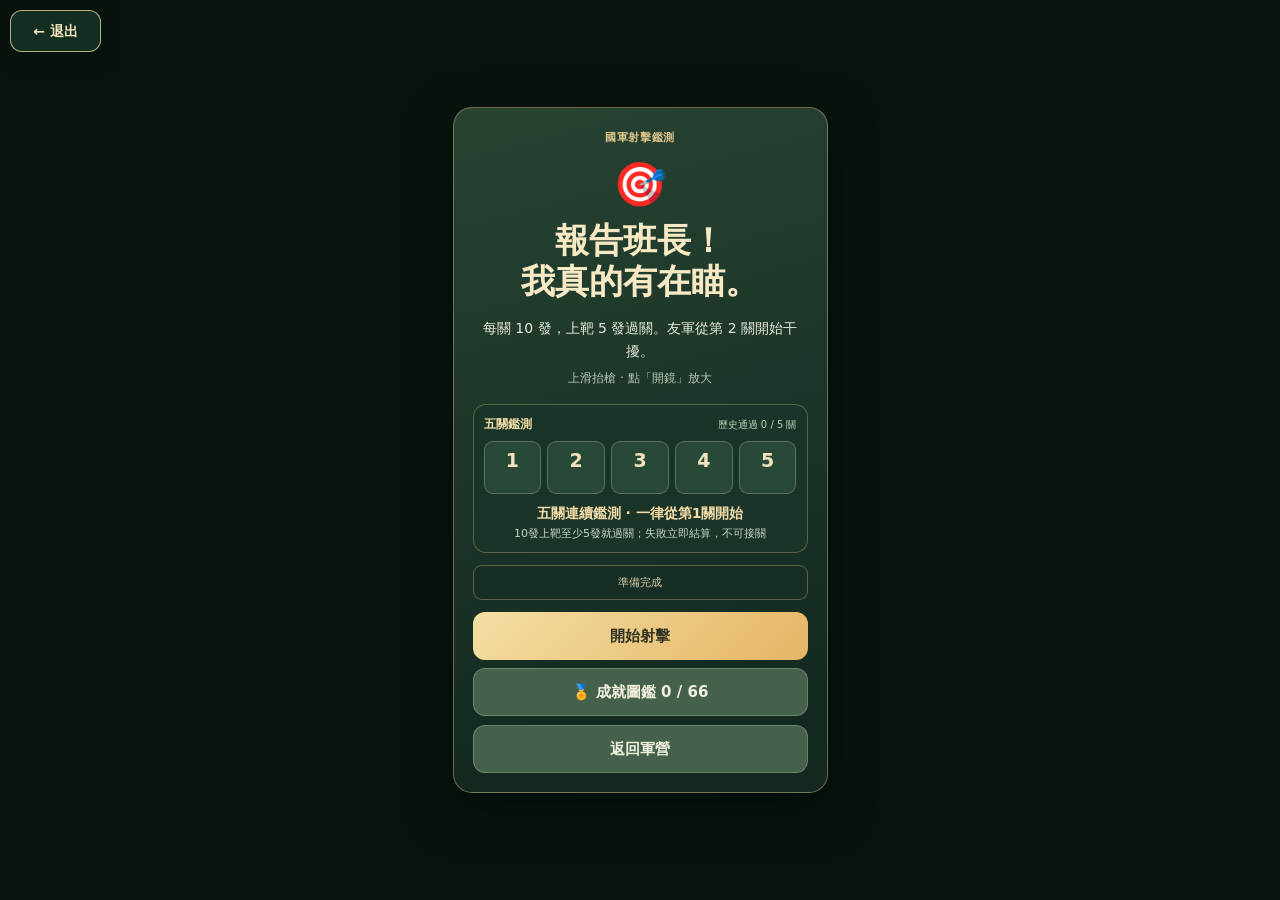
<file: shooting-paper-range.html>
<!doctype html>
<html lang="zh-Hant"><head>
<meta charset="utf-8"><meta name="viewport" content="width=device-width,initial-scale=1,maximum-scale=1,user-scalable=no,viewport-fit=cover">
<meta name="theme-color" content="#162e23"><title>國軍模擬器｜實彈射擊鑑測</title>
<link rel="stylesheet" href="./shooting-paper.css?v=156"><link rel="stylesheet" href="./src/ui/armyProgression.css?v=2">
<script src="./src/systems/armyProgression.js?v=11" defer></script>
<link rel="stylesheet" href="./src/ui/gameTouchGuard.css?v=1">
<script src="./src/ui/gameTouchGuard.js?v=1" defer></script>
</head><body data-army-minigame="shooting">
<script type="module" src="./src/systems/minigameQuickExit.js?v=192"></script>
<canvas id="world3d" aria-label="國軍三維射擊訓練場"></canvas>
<canvas id="shootingOverlay" aria-label="拖曳控制步槍瞄準"></canvas>
<div id="hud" hidden>
 <div class="hudTop">
  <div class="hudPanel"><small>剩餘秒數</small><b id="timeDisplay">45.0</b></div>
  <div class="hudPanel"><small>上靶 / 已射</small><b><span id="hitsDisplay">0</span><span class="hudSep"> / </span><span id="shotsDisplay">0</span></b></div>
 </div>
 <div class="shootStageHud"><div id="stageHud">第 1 / 5 關 · 0 名友軍</div><strong id="stageHitsHud">上靶 0 / 5</strong></div>
 <div id="hitFlash" aria-live="polite"></div>
 <div class="controls">
  <div class="left"><div class="bullets" id="ammoDisplay">10 / 10</div><button id="zoomBtn">◎ 開鏡</button><button id="collectBtn" disabled>收靶紙</button></div>
  <button id="shootBtn">射擊</button>
 </div>
 <button id="muteBtn" aria-label="切換音效">🔊</button>
</div>
<div id="shootTransition" class="shootTransition" role="status" aria-live="polite" hidden></div>
<div id="startScreen" class="screen">
 <div class="panel introPanel">
  <div class="eyebrow">國軍射擊鑑測</div>
  <div class="introIcon" aria-hidden="true">🎯</div>
  <h1>報告班長！<br>我真的有在瞄。</h1>
  <p class="introCopy">每關 10 發，上靶 5 發過關。友軍從第 2 關開始干擾。</p>
  <div class="introHint">上滑抬槍 · 點「開鏡」放大</div>
  <div class="shootStagesIntro">
   <div class="shootStageHeader"><strong>五關鑑測</strong><small id="shootProgressNote">已完成 0 / 5 關</small></div>
   <div class="shootStageChoices" id="shootStageChoices" aria-label="五關歷史通關紀錄，僅供檢視"></div>
   <div class="shootStageTitle" id="shootStageTitle">五關連續鑑測 · 一律從第1關開始</div>
   <p class="shootStageDetail" id="shootStageDetail">上靶5發過關，未過關就直接結算，不可接關</p>
  </div>
  <div id="loadStatus" role="status">正在載入軍營…</div>
  <button id="startBtn" class="mainBtn" disabled>準備射擊…</button>
  <button id="shootGalleryIntro" class="secondaryBtn" type="button">🏅 成就圖鑑</button>
  <button class="backBtn secondaryBtn">返回軍營</button>
 </div>
</div>
<div id="resultScreen" class="screen" hidden>
 <div class="panel resultPanel">
  <div class="resultHeading"><div>
   <h1 id="resultTitle">射擊結算</h1>
   <div id="resultRank" class="resultRank">等待鑑定</div>
  </div></div>
  <div class="shootStageOutcome" id="shootStageOutcome">等待鑑測結果</div>
  <div class="shootScorebox">
   <div class="shootScorePrimary">
    <small>本次總分</small>
    <div class="shootScoreNumber"><strong id="shootScore">0</strong><span>/ 100</span></div>
   </div>
   <div class="shootScoreRank"><span id="shootGrade">待評</span><strong id="shootHistoryBest">歷史最高 0 分</strong></div>
  </div>
  <div class="shootSectionHead shootRunHeading"><strong>逐關成績</strong></div>
  <div class="shootRunRows" id="shootRunRows" aria-label="五關成績紀錄"></div>
  <div class="resultSummary">
   <div class="resultMain"><small>上靶</small><strong id="resultHits">0</strong><span>/ <b id="resultShots">0</b> 發</span></div>
   <div class="resultAccuracy"><small>命中率</small><strong id="resultRate">0%</strong></div>
  </div>
  <div class="shootAchSection">
   <div class="shootSectionHead"><strong>本次成就</strong><small id="shootAchMeta">達成 0 項</small></div>
   <div class="shootAchGrid" id="shootAchCards"></div>
   <button id="shootGalleryResult" class="shootGalleryButton" type="button">🏅 成就圖鑑</button>
  </div>
  <div class="officerComment"><small>班長講評</small><p id="reportText"></p></div>
  <div class="shootResultActions">
   <button class="backBtn secondaryBtn">返回軍營</button>
  </div>
 </div>
</div>
<script type="module" src="./shooting-paper-world.js?v=149"></script>
<script src="./shooting-paper-report.js?v=156"></script>
<script src="./shooting-paper.js?v=156"></script>
</body></html>
</file>
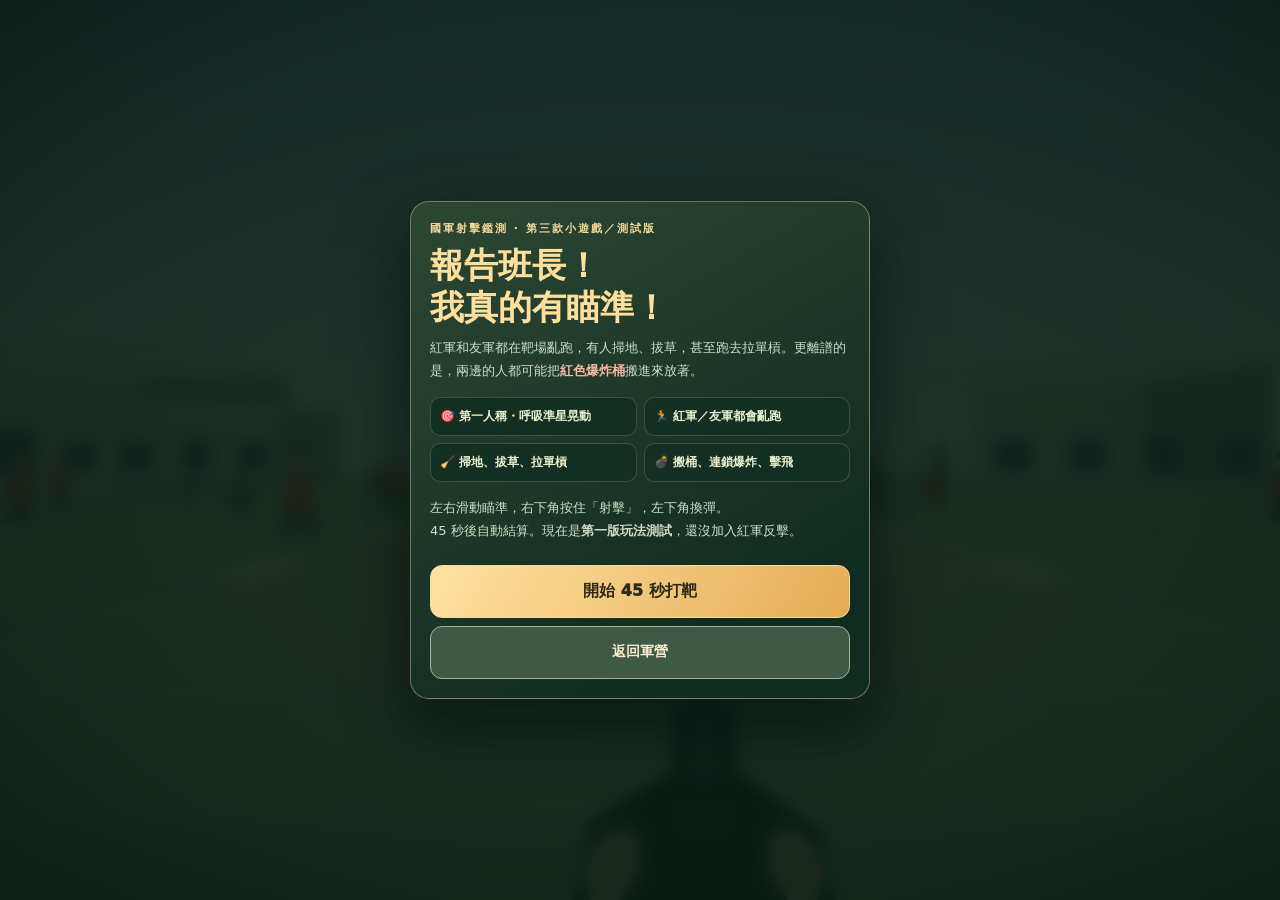
<file: shooting-range.html>
<!doctype html>
<html lang="zh-Hant">
<head>
<meta charset="utf-8">
<meta name="viewport" content="width=device-width, initial-scale=1, maximum-scale=1, user-scalable=no, viewport-fit=cover">
<meta name="theme-color" content="#10271e">
<title>國軍模擬器｜報告班長！我真的有瞄準</title>
<style>
:root{font-family:system-ui,-apple-system,"PingFang TC","Noto Sans TC",sans-serif;--gold:#f3d18a;--p:#173629;--white:#f7f2db}
*,*::before,*::after{box-sizing:border-box;-webkit-user-select:none!important;user-select:none!important;-webkit-touch-callout:none!important;-webkit-tap-highlight-color:transparent!important}
::selection{background:transparent!important}body{margin:0;height:100dvh;width:100vw;overflow:hidden;background:#193b34;color:var(--white);touch-action:none}button,input{font:inherit}button{cursor:pointer;touch-action:manipulation}button:active{filter:brightness(1.2)}button:focus-visible{outline:2px solid var(--gold)}
#scene{position:fixed;inset:0;width:100%;height:100%;display:block;touch-action:none}
#vignette{position:fixed;inset:0;pointer-events:none;background:radial-gradient(ellipse at 52% 50%,transparent 28%,#0c231229 71%,#03100b91 100%)}
#hud{position:fixed;inset:0;pointer-events:none;z-index:5}
#top{position:absolute;top:calc(10px + env(safe-area-inset-top));left:10px;right:10px;display:flex;justify-content:space-between;align-items:flex-start;gap:7px}
.hudbox{padding:9px 13px;border:1px solid #e9d39a66;border-radius:13px;background:#10261ddf;backdrop-filter:blur(5px);box-shadow:0 5px 15px #001b104b}
#clock{font-size:24px;line-height:1.08;font-weight:1000;font-variant-numeric:tabular-nums;color:#ffdf93;display:block;text-align:center}
#top small{font-size:10px;color:#c3d3b7;font-weight:700}
#battleStats{display:flex;gap:11px;text-align:right}#battleStats strong{display:block;font-size:21px;color:#f5d08d;font-variant-numeric:tabular-nums}#battleStats .bad strong{color:#f3a597}#battleStats .red strong{color:#f0d09b}
#caption{position:absolute;top:calc(83px + env(safe-area-inset-top));left:0;right:0;text-align:center;color:#f6deb0;font-size:12px;font-weight:800;text-shadow:0 2px 4px #09190b;max-width:80%;margin:auto}
#reticle{position:absolute;width:31px;height:31px;left:50%;top:50%;transform:translate(-50%,-50%);pointer-events:none;filter:drop-shadow(0 1px 2px #102316)}
#reticle:before,#reticle:after{content:"";position:absolute;top:14px;left:0;width:31px;height:2px;background:linear-gradient(90deg,#fff 0 31%,transparent 32% 68%,#fff 69%);border-radius:9px}#reticle:after{transform:rotate(90deg)}
#actualAim{position:absolute;width:14px;height:14px;left:50%;top:50%;border:2px solid #fce6a2;border-radius:50%;box-shadow:0 0 7px #f2d28a7a,0 1px 3px #041a0d;transform:translate(-50%,-50%);pointer-events:none}#actualAim:after{content:"";position:absolute;left:4px;top:4px;width:2px;height:2px;background:#ffe9b7;border-radius:50%}
#breathIndicator{position:absolute;left:50%;top:calc(50% + 32px);transform:translateX(-50%);color:#dce9c7;font-size:10px;text-shadow:0 1px 3px #092817;white-space:nowrap;letter-spacing:.5px}
#bottom{position:absolute;bottom:calc(18px + env(safe-area-inset-bottom));left:10px;right:10px;display:flex;justify-content:space-between;align-items:flex-end;gap:10px}
#leftControl{display:flex;flex-direction:column;gap:9px;pointer-events:auto}#leftControl button{min-width:91px;min-height:46px;border-radius:13px;padding:8px 10px;border:1px solid #dac58e77;background:#112b23e8;color:#f5dfad;font-weight:900;font-size:13px}
#shoot{pointer-events:auto;border:2px solid #ffe0a0;border-radius:50%;width:93px;height:93px;color:#271a12;font-size:17px;font-weight:1000;background:radial-gradient(circle at 30% 20%,#ffdfa0,#e9a34a 70%,#b75f38);box-shadow:0 7px 19px #0008,inset 0 2px 3px #fff6;touch-action:none}#shoot:active,#shoot.pressed{transform:scale(.95);background:#ffc57e}
#ammo{min-width:90px;font-weight:950;font-size:22px;color:var(--gold);text-align:left;text-shadow:0 2px 4px #000c}#ammo small{font-size:10px;color:#d2e3c6;display:block}
#alert{position:absolute;top:28%;left:50%;transform:translateX(-50%);max-width:94%;text-align:center;font-size:clamp(15px,4vw,21px);font-weight:1000;color:#ffe7a9;text-shadow:0 3px 5px #1b2104,0 0 9px #292a0b;white-space:nowrap;opacity:0;transition:opacity .13s}#alert.show{opacity:1}
#mute{pointer-events:auto;position:absolute;top:calc(109px + env(safe-area-inset-top));right:11px;background:#122d21ea;border:1px solid #d9c58b81;border-radius:11px;min-width:44px;height:36px;color:#f3dcac;font-size:18px;display:grid;place-items:center}
#start,#results{position:fixed;inset:0;z-index:25;background:#081a12dc;backdrop-filter:blur(8px);display:flex;align-items:center;justify-content:center;padding:calc(16px + env(safe-area-inset-top)) 14px calc(16px + env(safe-area-inset-bottom));overflow-y:auto;touch-action:pan-y}#start[hidden],#results[hidden],#hud[hidden]{display:none!important}
.panel{width:min(460px,100%);max-height:100%;overflow-y:auto;touch-action:pan-y;padding:19px;border:1px solid #e7d19873;border-radius:19px;background:linear-gradient(150deg,#2d4734,#102c20 80%);box-shadow:0 25px 65px #02100ca9}
.headline{color:#f6d998;letter-spacing:2px;font-size:11px;font-weight:900}.panel h1{font-size:clamp(25px,7vw,34px);line-height:1.23;margin:9px 0 8px;color:#ffdf9b}.panel p{font-size:13px;color:#d0ddc5;line-height:1.75;margin:5px 0 14px}.chips{display:grid;grid-template-columns:repeat(2,1fr);gap:7px;margin:15px 0}.chips span{background:#132f23;border:1px solid #b2cc9b3b;padding:10px 9px;border-radius:10px;font-size:12px;color:#e9efce;font-weight:750}
.mainBtn,.secondaryBtn{width:100%;min-height:53px;margin-top:8px;border-radius:12px;font-weight:950;border:1px solid #efdc9e;background:linear-gradient(120deg,#ffe2a2,#e6ac55);color:#2e2b15;font-size:16px}.secondaryBtn{background:#405846;color:#f6eccb;border-color:#a2b798;font-size:14px}
.resultScore{font-size:78px;line-height:1;color:#ffdf8e;font-weight:1000;text-align:center;text-shadow:0 3px 0 #60492b;margin:6px}.grade{text-align:center;font-size:21px;color:#f7deb0;font-weight:1000;margin:4px}.statgrid{display:grid;grid-template-columns:repeat(2,minmax(0,1fr));gap:8px;margin:16px 0}.statcell{border:1px solid #9eb18448;border-radius:12px;background:#173629;text-align:center;padding:9px 5px}.statcell b{font-size:27px;color:#f7d99c;display:block}.statcell small{font-size:11px;color:#c4d4bd}.comments{border:1px solid #acbd9152;border-radius:12px;background:#122a1b;padding:13px;margin:12px 0}.comments strong{font-size:12px;color:#eed29a}.comments p{font-size:14px;color:#f4f0db;margin:5px 0}
.medals{display:flex;gap:7px;flex-wrap:wrap}.medal{border:1px solid #dcc98b74;background:#355041;border-radius:9px;padding:7px 9px;font-size:12px;font-weight:800;color:#f4dca6}
#progressBar{height:5px;background:#658b643b;border-radius:10px;overflow:hidden;margin:8px 1px}#progressBar>span{display:block;width:0;height:100%;background:#f1c66e}
#musicCtl{margin:12px 0 5px;font-size:12px;color:#d8e0c9}#musicCtl input{width:100%;accent-color:#eac275;touch-action:pan-x}
@media(max-height:600px){#bottom{bottom:calc(8px + env(safe-area-inset-bottom))}#shoot{width:74px;height:74px;font-size:15px}#top{top:calc(5px + env(safe-area-inset-top))}#caption{top:calc(73px + env(safe-area-inset-top))}.panel{padding:14px}.panel h1{font-size:23px}}
</style>
<link rel="stylesheet" href="./src/ui/gameTouchGuard.css?v=1">
<script src="./src/ui/gameTouchGuard.js?v=1" defer></script>
</head>
<body>
<canvas id="scene" aria-label="第一人稱打靶場"></canvas><div id="vignette"></div>
<div id="hud" hidden>
 <div id="top"><div class="hudbox"><small>剩餘時間</small><span id="clock">45.0</span></div><div id="battleStats" class="hudbox"><div class="red"><small>紅軍擊倒</small><strong id="redCount">0</strong></div><div class="bad"><small>友軍誤傷</small><strong id="friendCount">0</strong></div></div></div>
 <div id="caption">滑動畫面瞄準 · 黃色準星會隨呼吸飄移</div><div id="reticle"></div><div id="actualAim"></div><div id="breathIndicator">呼吸：吸氣中 ↑</div>
 <div id="alert"></div><button id="mute" aria-label="切換音效">♫</button>
 <div id="bottom"><div id="leftControl"><div id="ammo"><small>彈匣 ／ 20 發</small><span id="ammoValue">20 / 20</span></div><button id="reload" type="button">↻ 換彈</button></div><button id="shoot" type="button">射擊</button></div>
</div>
<div id="start"><div class="panel"><div class="headline">國軍射擊鑑測 · 第三款小遊戲／測試版</div><h1>報告班長！<br>我真的有瞄準！</h1><p>紅軍和友軍都在靶場亂跑，有人掃地、拔草，甚至跑去拉單槓。更離譜的是，兩邊的人都可能把<strong style="color:#f4b7a2">紅色爆炸桶</strong>搬進來放著。</p><div class="chips"><span>🎯 第一人稱・呼吸準星晃動</span><span>🏃 紅軍／友軍都會亂跑</span><span>🧹 掃地、拔草、拉單槓</span><span>💣 搬桶、連鎖爆炸、擊飛</span></div><p>左右滑動瞄準，右下角按住「射擊」，左下角換彈。<br>45 秒後自動結算。現在是<strong>第一版玩法測試</strong>，還沒加入紅軍反擊。</p><button id="begin" class="mainBtn">開始 45 秒打靶</button><button class="secondaryBtn backToCamp">返回軍營</button></div></div>
<div id="results" hidden><div class="panel"><div class="headline">國軍射擊鑑測 · 正式事故紀錄（測試版）</div><h1 style="text-align:center">射擊結算報告</h1><div class="resultScore" id="score">0</div><div class="grade" id="rank">—</div><div class="statgrid"><div class="statcell"><b id="rRed">0</b><small>擊倒紅軍</small></div><div class="statcell"><b id="rFriend">0</b><small>誤傷友軍</small></div><div class="statcell"><b id="rBarrel">0</b><small>引爆紅桶</small></div><div class="statcell"><b id="rAccuracy">0%</b><small>射擊命中率</small></div></div><div id="medals" class="medals"></div><div class="comments"><strong>班長講評</strong><p id="comment"></p></div><button id="again" class="mainBtn">再玩一次</button><button class="secondaryBtn backToCamp">返回軍營</button></div></div>
<script type="module" src="./shooting-range.js?v=100"></script>
</body>
</html>
</file>
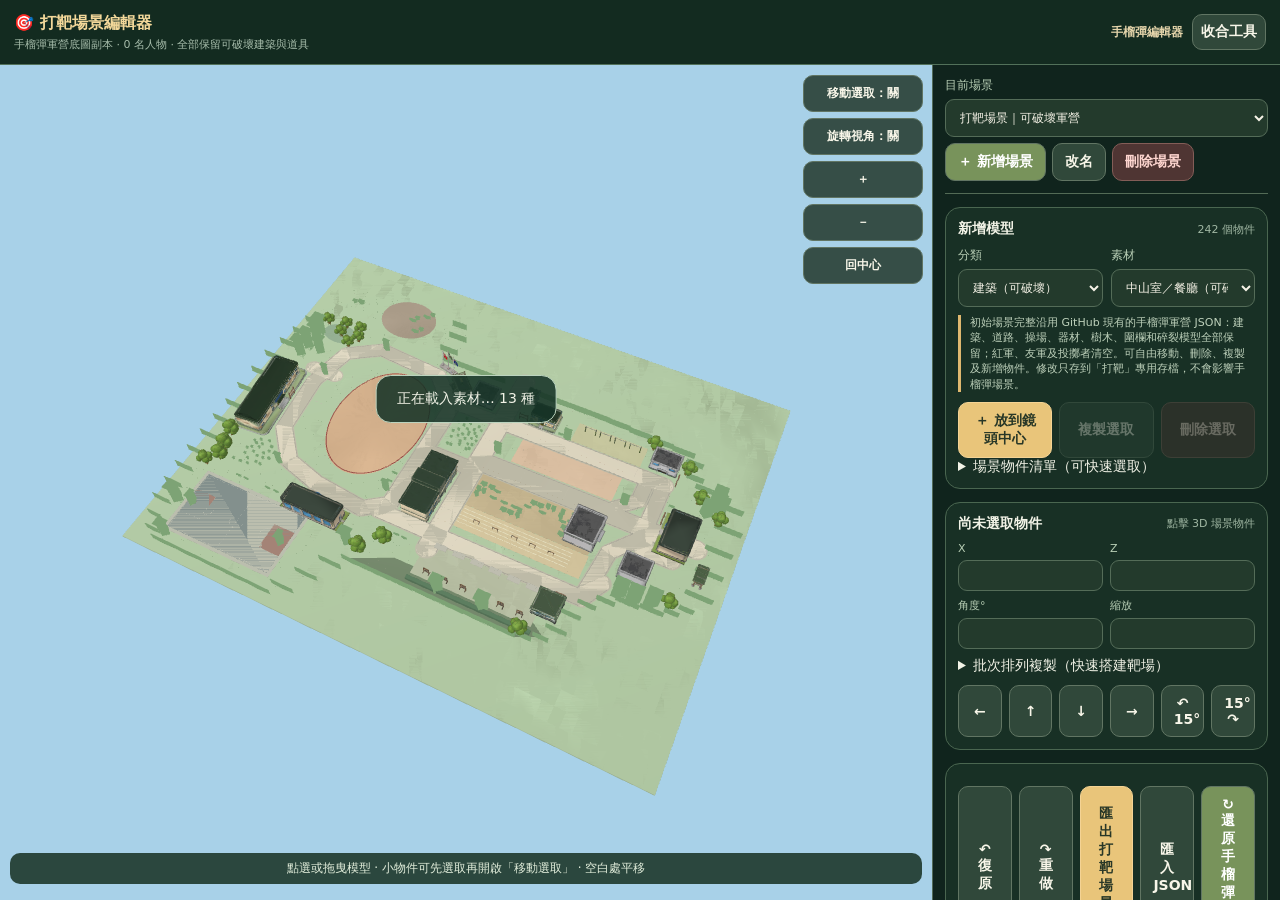
<file: shooting-scene-editor.html>
<!doctype html>
<html lang="zh-Hant">
<head>
<meta charset="utf-8">
<meta name="viewport" content="width=device-width,initial-scale=1,maximum-scale=1,user-scalable=no,viewport-fit=cover">
<meta name="theme-color" content="#10251d">
<title>打靶場景編輯器｜國軍當兵模擬器</title>
<link rel="stylesheet" href="./grenade-scene-editor.css?v=3">
<style>
.topbar b{color:#f3d89a}
#panel .qualityHint{border-left:3px solid #dfb86f;padding-left:9px}
#shootingStatus{position:absolute;bottom:52px;left:12px;max-width:calc(100% - 24px);padding:7px 11px;border:1px solid #cbb88788;border-radius:11px;background:#10261ddc;color:#f5e4b8;font-size:12px;z-index:3;pointer-events:none}
@media(max-width:750px){#shootingStatus{bottom:64px;left:8px;right:8px;font-size:11px;}}
</style>
</head>
<body>
<header class="topbar">
 <div><b>🎯 打靶場景編輯器</b><small>手榴彈軍營底圖副本 · 0 名人物 · 全部保留可破壞建築與道具</small></div>
 <div class="topactions"><a href="./grenade-scene-editor.html">手榴彈編輯器</a><button id="togglePanel">收合工具</button></div>
</header>
<main id="stage">
 <canvas id="world" aria-label="3D 打靶場景編輯器"></canvas>
 <div id="loading">正在讀取原有軍營素材…</div>
 <div id="camHelp">點選／拖曳模型 · 空白處拖曳移動視角 · 兩指縮放</div>
 <div id="shootingStatus" hidden></div>
 <div class="camera"><button id="moveSelected">移動選取：關</button><button id="camOrbit">旋轉視角：關</button><button id="zoomIn">＋</button><button id="zoomOut">－</button><button id="homeCamera">回中心</button></div>
</main>
<aside id="panel">
 <div class="sceneLine"><label>目前場景<select id="scenes"></select></label><button id="newScene" class="warm">＋ 新增場景</button><button id="renameScene">改名</button><button id="deleteScene" class="danger">刪除場景</button></div>
 <div class="section">
  <div class="sectionTitle"><b>新增模型</b><span id="objectCount">0 個物件</span></div>
  <div class="two">
   <label>分類<select id="category"><option value="building">建築（可破壞）</option><option value="prop">環境物件（可破壞）</option><option value="ground">道路與地面</option><option value="soldier">士兵（需要時才新增）</option></select></label>
   <label>素材<select id="template"></select></label>
  </div>
  <p class="qualityHint">初始場景完整沿用 GitHub 現有的手榴彈軍營 JSON：建築、道路、操場、器材、樹木、圍欄和碎裂模型全部保留；紅軍、友軍及投擲者清空。可自由移動、刪除、複製及新增物件。修改只存到「打靶」專用存檔，不會影響手榴彈場景。</p>
  <div class="btnRow"><button id="add" class="primary">＋ 放到鏡頭中心</button><button id="duplicate">複製選取</button><button id="remove" class="danger">刪除選取</button></div>
  <details><summary>場景物件清單（可快速選取）</summary><select id="objectList" size="5" style="margin-top:8px"></select></details>
 </div>
 <div class="section editFields">
  <div class="sectionTitle"><b id="chosen">尚未選取物件</b><span id="selectionInfo">點擊場景中的模型即可選取</span></div>
  <div id="selectedQualityWrap" class="qualitySwitch" hidden><label>選取物件的畫質<select id="selectedQuality"><option value="low">低畫質（輕量版）</option><option value="high">高畫質（原版貼圖）</option></select></label><span>切換後保留位置、旋轉與縮放</span></div>
  <div class="fields">
   <label>X<input type="number" id="fieldX" step="0.5"></label><label>Z<input type="number" id="fieldZ" step="0.5"></label>
   <label>角度°<input type="number" id="fieldRot" step="15"></label><label>縮放<input type="number" id="fieldScale" step="0.1" min="0.1" max="12"></label>
   <label id="widthWrap" hidden>道路寬<input type="number" id="fieldWidth" step="1" min="1" max="120"></label>
   <label id="depthWrap" hidden>道路長<input type="number" id="fieldDepth" step="1" min="1" max="120"></label>
  </div>
  <details style="margin-top:8px"><summary>批次排列複製（快速搭建靶場）</summary>
   <div class="fields" style="margin-top:8px"><label>橫向幾個（含原始）<input id="batchCols" type="number" min="1" max="40" value="5"></label>
   <label>縱向幾個（含原始）<input id="batchRows" type="number" min="1" max="40" value="5"></label>
   <label>橫向間隔（米）<input id="batchDx" type="number" min="1" max="100" value="15"></label>
   <label>縱向間隔（米）<input id="batchDz" type="number" min="1" max="100" value="15"></label></div>
   <button id="batchAdd" class="warm" style="margin-top:8px;width:100%">批次排列複製</button>
  </details>
  <div class="btnRow"><button data-nudge="x-">←</button><button data-nudge="z+">↑</button><button data-nudge="z-">↓</button><button data-nudge="x+">→</button><button data-nudge="rot-">↶ 15°</button><button data-nudge="rot+">15° ↷</button></div>
 </div>
 <div class="section last"><div class="btnRow">
  <button id="undo">↶ 復原</button><button id="redo">↷ 重做</button><button id="export" class="primary">匯出打靶場景 JSON</button><button id="import">匯入 JSON</button><button id="importMainCamp" class="warm">↻ 還原手榴彈底圖</button>
  <input type="file" id="importFile" accept=".json,application/json" hidden>
 </div>
 <p id="hint">打靶場景獨立儲存在目前瀏覽器中。佈置好後請按「匯出打靶場景 JSON」，取得 shooting-user-scene.json（保留高低畫質、座標、旋轉、縮放、所有碎裂模型路徑）。如果清除瀏覽器資料，尚未匯出的修改會遺失。「還原手榴彈底圖」會清除目前預設打靶場景的修改，請先匯出備份。</p>
 <div id="message"></div>
 </div>
</aside>
<script type="module" src="./shooting-scene-editor.js?v=1"></script>
</body></html>
</file>
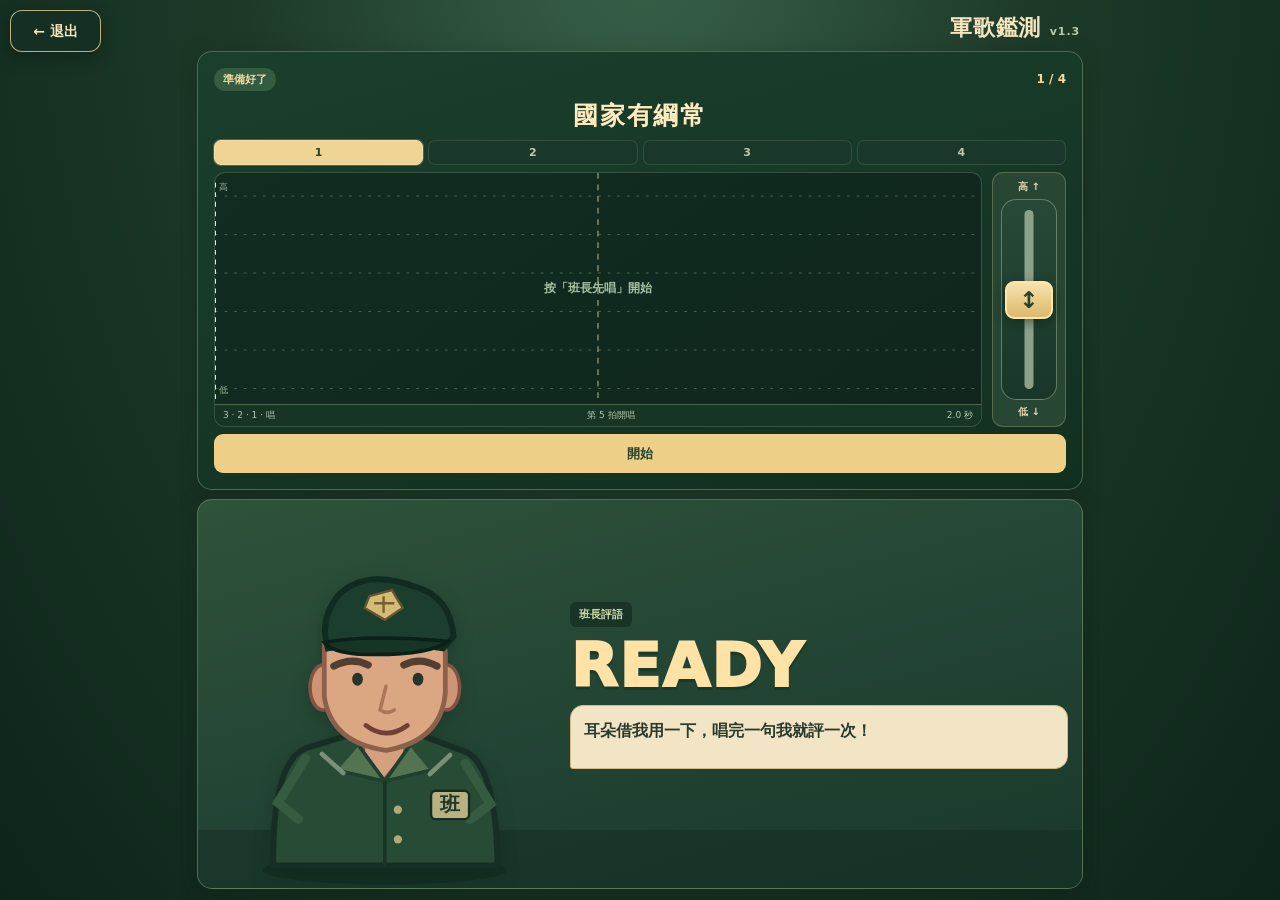
<file: singing-memory-test.html>
<!doctype html>
<html lang="zh-Hant"><head>
<meta charset="UTF-8">
<meta name="viewport" content="width=device-width,initial-scale=1,maximum-scale=1,user-scalable=no,viewport-fit=cover">
<meta name="theme-color" content="#17372a">
<title>軍歌鑑測｜跟著班長唱</title>
<link rel="stylesheet" href="./singing-memory-test.css?v=16">
<link rel="stylesheet" href="./src/ui/armyProgression.css?v=2">
<script src="./src/systems/armyProgression.js?v=11" defer></script>
<link rel="stylesheet" href="./src/ui/gameTouchGuard.css?v=1">
<script src="./src/ui/gameTouchGuard.js?v=1" defer></script>
</head><body data-army-minigame="singing">
<main class="app">
 <header class="top">
  <span class="brand">軍歌鑑測 <small>v1.3</small></span>
 </header>
 <section class="controls" id="controlsPanel">
  <section class="singStage" aria-label="音準挑戰">
   <div class="stageMeta">
    <span class="tag" id="stageTag">載入中</span>
    <span id="takeCount" class="count">1 / 4</span>
   </div>
   <div class="words" id="words">國家有綱常</div>
   <div class="phraseProgress" aria-label="四句進度">
    <span id="phraseStep1" class="active">1</span>
    <span id="phraseStep2">2</span>
    <span id="phraseStep3">3</span>
    <span id="phraseStep4">4</span>
   </div>
   <div class="boardShell">
    <div class="board" id="board" aria-label="音準與時間軸">
     <div class="ylabels"><span>高</span><span>低</span></div>
     <svg id="graph" viewBox="0 0 800 240" preserveAspectRatio="none" aria-label="班長金色階梯音高與你的紅色演唱線">
      <g id="gridLines"></g>
      <path id="guideLine" d="" fill="none" stroke="#f6d49b" stroke-width="10" stroke-linecap="butt" stroke-linejoin="miter"/>
      <path id="yourLine" d="" fill="none" stroke="#ec9094" stroke-width="5" stroke-linecap="round" stroke-linejoin="round"/>
      <line id="playhead" x1="0" x2="0" y1="0" y2="240" stroke="#f7f2d9" stroke-width="2" stroke-dasharray="5 5"/>
      <circle id="controlDot" cx="0" cy="120" r="11" fill="#ed9094" stroke="#fff" stroke-width="2" visibility="hidden"/>
     </svg>
     <div id="countdown" class="countdown" hidden>
      <div class="countdownCore"><strong id="countdownWord">3</strong><small id="countdownLabel">準備開唱</small></div>
     </div>
     <div class="boardOverlay" id="boardOverlay">載入原版人聲…</div>
     <div class="timeline" id="timeline"></div>
    </div>
    <div class="pitchControl">
     <span class="pitchHigh">高 ↑</span>
     <div class="pitchRail" id="pitchRail" role="slider" tabindex="0" aria-label="右側上下拖動音準" aria-valuemin="0" aria-valuemax="100" aria-valuenow="50" aria-orientation="vertical">
      <div class="pitchTrack"></div>
      <div class="pitchThumb" id="pitchThumb">↕</div>
     </div>
     <span class="pitchLow">低 ↓</span>
    </div>
   </div>
   <div class="actionArea">
    <button id="mainButton" class="primary" type="button">開始挑戰</button>
    <button id="skipButton" type="button" hidden disabled>重新聽示範</button>
   </div>
  </section>
  <section class="coachStage" id="coachStage" aria-label="班長反應">
   <div class="coachArt">
    <svg class="coachSvg" viewBox="0 0 250 295" preserveAspectRatio="xMidYMax meet" role="img" aria-label="卡通國軍班長">
     <ellipse cx="125" cy="280" rx="103" ry="12" fill="#0c2319" opacity=".35"/>
     <path d="M31 276 Q30 188 59 177 L99 165 L152 165 L195 181 Q219 196 220 276Z" fill="#284b35" stroke="#162f25" stroke-width="5"/>
     <path d="M58 186 L35 223 L52 237" stroke="#365b41" stroke-width="8" stroke-linecap="round" fill="none"/>
     <path d="M193 190 L214 224 L197 237" stroke="#365b41" stroke-width="8" stroke-linecap="round" fill="none"/>
     <path d="M107 164 L107 183 L124 204 L142 183 L142 164" fill="#d5a07d" stroke="#7c5948" stroke-width="3"/>
     <path d="M103 175 L125 205 L85 196" fill="#527451" stroke="#213f2f" stroke-width="3"/>
     <path d="M146 175 L125 205 L163 196" fill="#527451" stroke="#213f2f" stroke-width="3"/>
     <path d="M125 205 L125 277" stroke="#173424" stroke-width="3"/>
     <circle cx="136" cy="229" r="3.5" fill="#b0a97b"/>
     <circle cx="136" cy="254" r="3.5" fill="#b0a97b"/>
     <rect x="164" y="213" width="32" height="24" rx="4" fill="#b8b283" stroke="#172d20" stroke-width="2"/>
     <text x="180" y="230" text-anchor="middle" font-size="17" font-weight="900" fill="#20392b">班</text>
     <path d="M72 182 L90 198 M180 183 L163 199" stroke="#789077" stroke-width="4" stroke-linecap="round"/>
     <ellipse cx="73" cy="126" rx="11" ry="19" fill="#cf9474" stroke="#805443" stroke-width="3"/>
     <ellipse cx="177" cy="126" rx="11" ry="19" fill="#cf9474" stroke="#805443" stroke-width="3"/>
     <path d="M74 92 Q76 55 125 54 Q171 56 176 96 L176 130 Q173 171 126 179 Q80 173 74 134Z" fill="#dba783" stroke="#8b614c" stroke-width="4"/>
     <g class="coachNormalBrows">
      <path d="M82 108 Q97 100 111 107" stroke="#533f32" stroke-width="6" stroke-linecap="round" fill="none"/>
      <path d="M141 107 Q155 100 169 108" stroke="#533f32" stroke-width="6" stroke-linecap="round" fill="none"/>
     </g>
     <g class="coachAngryBrows" fill="none" stroke="#513b31" stroke-width="7" stroke-linecap="round">
      <path d="M81 105 L112 115"/><path d="M141 115 L171 105"/>
     </g>
     <g class="coachEyes"><ellipse cx="102" cy="119" rx="4.5" ry="5.5" fill="#26342c"/><ellipse cx="153" cy="119" rx="4.5" ry="5.5" fill="#26342c"/></g>
     <g class="coachAngryEyes" fill="#243128">
      <ellipse cx="102" cy="120" rx="3.5" ry="4"/><ellipse cx="153" cy="120" rx="3.5" ry="4"/>
     </g>
     <g class="coachHappyEyes" fill="none" stroke="#48382d" stroke-width="4.5" stroke-linecap="round">
      <path d="M91 122 Q102 109 112 122"/><path d="M143 122 Q153 109 164 122"/>
     </g>
     <path d="M126 125 L121 145 Q127 149 133 145" fill="none" stroke="#ad7458" stroke-width="3" stroke-linecap="round"/>
     <path class="coachSmile" d="M109 158 Q126 171 144 158" fill="none" stroke="#713e38" stroke-width="4" stroke-linecap="round"/>
     <path class="coachFrown" d="M109 167 Q125 149 144 167" fill="none" stroke="#723c38" stroke-width="5" stroke-linecap="round"/>
     <path class="coachWorry" d="M113 163 Q126 155 140 164" fill="none" stroke="#74443b" stroke-width="4" stroke-linecap="round"/>
     <path class="coachBigSmile" d="M103 154 Q124 187 149 154 Q125 167 103 154Z" fill="#843e3a" stroke="#773c39" stroke-width="3"/>
     <path class="coachTeeth" d="M107 157 Q125 169 145 157 L143 165 Q126 173 109 164Z" fill="#fff0d2"/>
     <g class="coachBlush" fill="#cf7867" opacity=".55"><ellipse cx="88" cy="145" rx="10" ry="5"/><ellipse cx="164" cy="145" rx="10" ry="5"/></g>
     <path class="coachSweat" d="M184 105 Q203 123 187 135 Q174 124 184 105Z" fill="#b8e6d8" stroke="#477773" stroke-width="2"/>
     <g class="coachSparkles" fill="#fbe4a1" stroke="#f7edc5" stroke-width="1.5">
      <path d="M62 85 L66 98 L80 102 L66 106 L62 119 L58 106 L46 102 L58 98Z"/>
      <path d="M192 63 L197 77 L210 82 L197 87 L192 102 L187 87 L174 82 L187 77Z"/>
     </g>
     <ellipse id="mouth" class="coachMouth" cx="126" cy="159" rx="10" ry="6" fill="#743c37"/>
     <path d="M77 93 Q69 68 87 47 Q110 26 150 41 Q180 49 183 83 L174 93 Q127 85 77 93Z" fill="#1b3e2e" stroke="#102b20" stroke-width="5"/>
     <path d="M74 88 Q110 81 178 87 Q161 100 103 98 Q80 96 74 88Z" fill="#173527" stroke="#0a2119" stroke-width="3"/>
     <path d="M112 49 L131 44 L140 59 L125 69 L108 59Z" fill="#d6bb72" stroke="#655532" stroke-width="2"/>
     <path d="M116 55 L133 55 M124 49 L124 63" stroke="#765f34" stroke-width="2"/>
    </svg>
   </div>
   <div class="coachContent">
    <div class="coachCaption">班長評語</div>
    <strong class="coachGrade" id="reactionGrade">READY</strong>
    <div class="coachSpeech" id="speech">耳朵借我用一下。唱完一句，我就評一次。</div>
    <div class="coachSmall" id="coachMiniScore"></div>
    <div class="feedback" id="feedback" hidden>
     <div class="feedbackTitle"><span id="finalRank">F 級</span><strong id="finalScore">0 分</strong></div>
     <p id="comment"></p>
     <div id="phraseScores" class="phraseScores"></div>
     <div class="feedbackActions">
      <button id="replayButton" type="button">重播總回顧</button>
      <button id="compareButton" type="button">查看音準</button>
     </div>
     <div class="phraseCompare">
      <button id="comparePhrase1" type="button">1</button>
      <button id="comparePhrase2" type="button">2</button>
      <button id="comparePhrase3" type="button">3</button>
      <button id="comparePhrase4" type="button">4</button>
     </div>
    </div>
   </div>
  </section>
 </section>
 <div hidden aria-hidden="true" class="internalOnly">
  <span id="hint"></span><span id="voiceMode"></span><span id="voiceInfo"></span>
  <button id="previewClip" type="button" disabled>試聽</button>
 </div>
</main>
<div id="singResultOverlay" class="sgr-layer" hidden role="dialog" aria-modal="true" aria-labelledby="singResultTitle">
 <div class="sgr-report">
  <div class="sgr-head">
   <div class="sgr-kicker"><span>國軍軍歌鑑測　/　結算報告</span><span>NO. M-004</span></div>
   <h1 id="singResultTitle">軍歌鑑測結算</h1>
   <div class="sgr-subtitle" id="singReportSubtitle">報告班長！我真的有在唱。</div>
   <div class="sgr-scorebox">
    <div class="sgr-scoreleft"><small>本次鑑測總分</small><div class="sgr-big"><strong id="singReportPoints">0</strong><span>/ 100</span></div></div>
    <div class="sgr-scoreright"><span id="singReportEnglish">BAD</span><strong id="singReportChinese">音準逃兵</strong><small id="singReportBest">歷史最高 0 分</small></div>
   </div>
  </div>
  <div class="sgr-scroll">
   <section class="sgr-section">
    <div class="sgr-sectionhead"><strong>四句鑑測戰報</strong><small id="singReportStats"></small></div>
    <div class="sgr-rounds" id="singReportRounds"></div>
   </section>
   <section class="sgr-section">
    <div class="sgr-sectionhead"><strong>本次解鎖成就</strong><small id="singReportAchCount">0 項</small></div>
    <div class="sgr-achgrid" id="singReportAchievements"></div>
    <div class="sgr-achdetail" id="singReportAchDetail" hidden></div>
    <button id="singReportGalleryToggle" class="sgr-gallerybtn" type="button">🏅 查看全部成就圖鑑</button>
    <div id="singReportGallery" class="sgr-gallery" hidden></div>
   </section>
   <section class="sgr-section">
    <div class="sgr-sectionhead"><strong>班長講評</strong><small>出於愛護，僅供參考</small></div>
    <blockquote id="singReportQuote" class="sgr-officer"></blockquote>
   </section>
   <details class="sgr-compare-details" id="singReportCompareDetails">
    <summary>查看四句音準比較 <span>原曲（金色）／玩家（紅色）</span></summary>
    <div class="sgr-compare-content">
     <div class="sgr-comparebox">
      <svg viewBox="0 0 800 240" preserveAspectRatio="none" aria-label="原曲完整音準與玩家音準比較">
       <path id="singReportGold" fill="none" stroke="#f2d39b" stroke-width="9" stroke-linecap="butt" stroke-linejoin="miter"/>
       <path id="singReportRed" fill="none" stroke="#e78a97" stroke-width="6" stroke-linecap="round" stroke-linejoin="round"/>
      </svg>
     </div>
     <div class="sgr-comparepick" id="singReportCompareChoices" aria-label="選擇要查看的句子音準"></div>
    </div>
   </details>
  </div>
  <div class="sgr-actions">
   <a href="./index.html" class="sgr-back" data-army-return>返回軍營</a>
  </div>
 </div>
</div>
<script type="module" src="./src/systems/minigameQuickExit.js?v=192"></script>
<script type="module" src="./src/systems/singingCampExit.js?v=13"></script>
<script src="./singing-settlement.js?v=16" defer></script>
<script src="./singing-memory-test.js?v=14" defer></script>
</body></html>
</file>
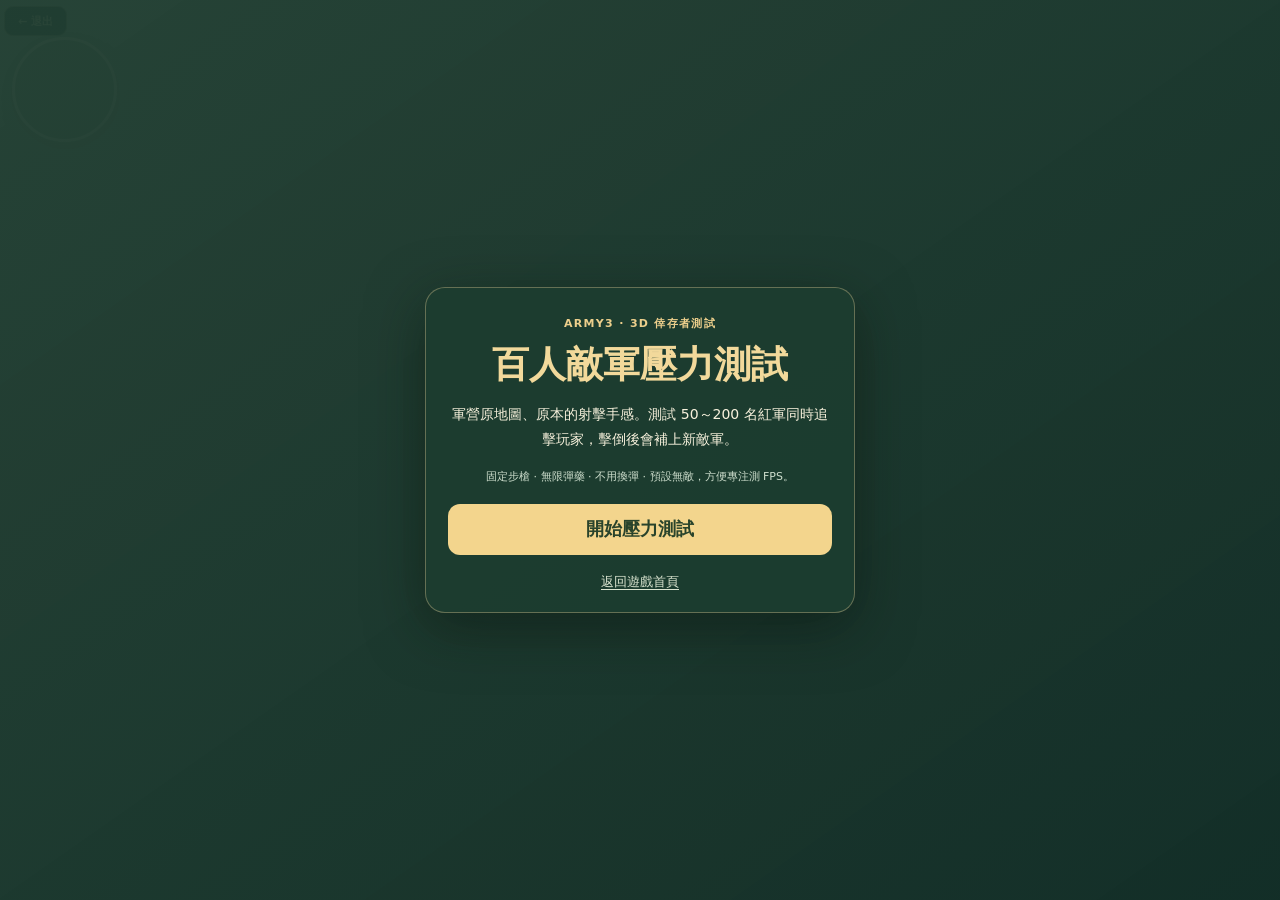
<file: survivor-test.html>
<!doctype html>
<html lang="zh-Hant">
<head>
<meta charset="utf-8">
<meta name="viewport" content="width=device-width,initial-scale=1,maximum-scale=1,user-scalable=no,viewport-fit=cover">
<meta name="theme-color" content="#b7c9b2">
<title>ARMY3｜3D 倖存者壓力測試</title>
<link rel="preload" as="fetch" href="./assets/characters/cadet/cadet-green.glb?v=120" crossorigin="anonymous">
<link rel="stylesheet" href="./src/ui/playtest.css?v=077">
<link rel="stylesheet" href="./src/ui/campCombat.css?v=8">
<link rel="stylesheet" href="./src/battle-test/battle.css?v=3">
<link rel="stylesheet" href="./src/battle-test/talentLab.css?v=3">
<link rel="stylesheet" href="./src/battle-test/weaponLab.css?v=1">
<link rel="stylesheet" href="./src/battle-test/settlement.css?v=4">
<link rel="stylesheet" href="./src/survivor-test/stress.css?v=1">
<style>
body.battle-official #battleGodToggle,
body.battle-official #battleTalentLab,
body.battle-official #battleWeaponLab,
body.battle-official .battle-back{display:none!important}
body.battle-official .battle-intro-kicker,
body.battle-official .battle-intro-sub,
body.battle-official .battle-intro-card p,
body.battle-official #battleStart,
body.battle-official #battleLoading{display:none!important}
body.battle-official .battle-intro-card{
 background:transparent;border:0;box-shadow:none;padding:0;width:auto;max-width:100%
}
body.battle-official .battle-intro-card h1{
 margin:0;font-size:clamp(26px,7vw,38px);letter-spacing:.035em
}
/* Hide the game HUD while the official attack is still loading. */
body.battle-official:not(.battle-loaded) #battleExit,
body.battle-official:not(.battle-loaded) #minimap,
body.battle-official:not(.battle-loaded) #battleReportNow{display:none!important}
</style>
<link rel="stylesheet" href="./src/ui/gameTouchGuard.css?v=1">
<script src="./src/ui/gameTouchGuard.js?v=1" defer></script>
</head>
<body class="battle-test">
<canvas id="world" aria-label="軍營保衛戰 3D 場景"></canvas>
<button id="minimap" type="button" aria-label="開啟軍營地圖"><canvas id="miniCanvas" width="224" height="224"></canvas></button>
<section id="worldMap" class="world-map" role="dialog" aria-label="軍營地圖" aria-modal="true" hidden>
 <div class="world-map-panel">
  <header class="world-map-header"><div><strong>軍營保衛戰</strong><small>彈藥庫防線 · 藍色箭頭代表玩家</small></div>
   <button id="closeWorldMap" type="button" aria-label="關閉地圖">✕</button>
  </header>
  <div class="world-map-body"><div class="map-canvas-holder"><canvas id="worldMapCanvas" aria-label="軍營平面地圖"></canvas></div></div>
 </div>
</section>
<div id="floatingStick" aria-hidden="true"><div class="stick-base"><div id="stickThumb" class="stick-thumb"></div></div></div>
<div id="notice" role="status" hidden></div>
<div id="debug" hidden></div>
<div id="fatal" role="alert" hidden><strong>測試版載入失敗</strong><p id="errorText"></p><button id="retry" type="button">重新載入</button></div>
<div id="battleHUD" hidden>
 <span id="battleWave">第 1 波</span>
 <small id="battleWaveTimer" aria-label="下一波倒數">00:25</small>
</div>
<button id="battleGodToggle" type="button" aria-pressed="false" hidden>無敵：關</button>
<div id="battleIntro" role="dialog" aria-label="軍營保衛戰">
 <div class="battle-intro-card">
  <div class="battle-intro-kicker">ARMY3 · 3D 倖存者測試</div>
  <h1>百人敵軍壓力測試</h1>
  <p>軍營原地圖、原本的射擊手感。測試 50～200 名紅軍同時追擊玩家，擊倒後會補上新敵軍。</p>
  <div class="battle-intro-sub">固定步槍 · 無限彈藥 · 不用換彈 · 預設無敵，方便專注測 FPS。</div>
  <button id="battleStart" type="button">開始壓力測試</button>
  <div id="battleLoading" hidden><span id="battleLoadText">準備軍營場景…</span><div class="battle-progress"><i id="battleLoadBar"></i></div></div>
  <a href="./index.html?armyHome=1" class="battle-back">返回遊戲首頁</a>
 </div>
</div>
<div id="battleWaveBanner" hidden aria-live="polite"></div>
<details id="battleWeaponLab" aria-label="武器升級測試選單" hidden>
 <summary>武器等級測試 <span id="battleWeaponSummary">手槍 5 · 步槍 5</span></summary>
 <div id="battleWeaponBody"></div>
</details>
<details id="battleTalentLab" aria-label="戰鬥天賦實驗室">
 <summary>天賦測試 <span id="battleTalentCount" class="btl-count">0 / 36</span></summary>
 <div id="battleTalentBody" class="btl-inner"></div>
</details>
<div id="battleAmmoHud" role="status" aria-label="彈匣剩餘" hidden></div>
<div id="battleTalentToast" class="btl-announce" role="status" hidden></div>
<button id="battleReload" type="button" aria-label="手動更換彈匣" hidden>換彈</button>

<button id="battleExit" type="button" aria-label="退出戰場">← 退出</button>
<button id="battleReportNow" type="button" aria-label="結束防守並查看戰報" hidden>結算</button>
<aside id="stressPanel" hidden aria-label="效能壓力測試控制台">
 <div class="stressHeading"><strong>紅軍數量</strong><span id="stressFps" data-level="fair">— FPS</span></div>
 <div class="stressChoices" role="group" aria-label="同場敵軍數量">
  <button type="button" data-enemies="50" class="active">50</button>
  <button type="button" data-enemies="100">100</button>
  <button type="button" data-enemies="150">150</button>
  <button type="button" data-enemies="200">200</button>
 </div>
 <div id="stressNumbers" class="stressLine">敵軍準備中…</div>
 <div id="stressCpu" class="stressLine muted">戰鬥與 AI — ms</div>
</aside>
<script type="module" src="./src/survivor-test/bootstrap.js?v=1"></script>
</body>
</html>
</file>
<file: src/ui/playtest.css>
:root{--ink:#274c3a;--leaf:#b7c9b2}
*{box-sizing:border-box;-webkit-user-select:none;user-select:none;-webkit-touch-callout:none;-webkit-user-drag:none}
html,body{width:100%;height:100%;margin:0;overflow:hidden;background:var(--leaf);font-family:ui-rounded,"PingFang TC",-apple-system,system-ui,sans-serif;color:var(--ink);touch-action:none;-webkit-tap-highlight-color:transparent;overscroll-behavior:none}
button{font:inherit;cursor:pointer}
#world{position:fixed;inset:0;width:100%;height:100%;display:block;touch-action:none;-webkit-user-select:none;user-select:none;-webkit-touch-callout:none}
#minimap{position:fixed;z-index:3;top:calc(env(safe-area-inset-top,0px) + 10px);left:max(12px,env(safe-area-inset-left,0px));width:126px;height:126px;border:3px solid #fffbdf;border-radius:50%;overflow:hidden;pointer-events:auto;cursor:pointer;padding:0;appearance:none;-webkit-appearance:none;touch-action:manipulation;filter:drop-shadow(0 4px 7px #233d303e);background:#a4b99b}
#minimap canvas{width:100%;height:100%;display:block}
#floatingStick{position:fixed;z-index:5;left:50%;top:70%;width:132px;height:132px;transform:translate(-50%,-50%) scale(.9);opacity:0;visibility:hidden;pointer-events:none;transition:opacity 80ms ease,transform 80ms ease,visibility 80ms}
#floatingStick.active{visibility:visible;opacity:1;transform:translate(-50%,-50%) scale(1)}
.stick-base{width:100%;height:100%;border:2px solid #f6ffecb0;border-radius:50%;display:grid;place-items:center;background:#31564557;box-shadow:0 3px 22px #213c2c4d,inset 0 0 14px #d5e7b638}
.stick-thumb{width:54px;height:54px;border-radius:50%;border:3px solid #fffff5d8;background:#f1f8e7e8;box-shadow:0 4px 12px #14291e42;will-change:transform}
#floatingStick.run .stick-thumb{background:#ddeaafe8}
#floatingStick.sprint .stick-thumb{background:#ffd9a5ea}
#notice,#fatal{position:fixed;z-index:20;left:50%;top:47%;transform:translate(-50%,-50%);max-width:min(88vw,400px);width:max-content;min-width:190px;padding:17px 23px;background:#fff9eded;border-radius:19px;text-align:center;font-weight:700;box-shadow:0 7px 22px #37573a2b}
#fatal{width:min(88vw,420px);color:#8d4138}
#fatal strong{display:block;font-size:18px;margin-bottom:8px}
#fatal p{overflow-wrap:anywhere;white-space:pre-wrap;font-size:13px;font-weight:500;line-height:1.6}
#fatal button{border:none;padding:10px 17px;border-radius:12px;background:#42654f;color:white;font-weight:700}
#notice[hidden],#fatal[hidden],#debug[hidden]{display:none}
#debug{position:fixed;z-index:8;left:8px;bottom:calc(env(safe-area-inset-bottom) + 12px);padding:8px 10px;border-radius:7px;background:#18352ccb;color:#fff;font:11px/1.5 monospace;pointer-events:none;white-space:pre-wrap}
@media(orientation:landscape){#minimap{width:105px;height:105px;top:calc(env(safe-area-inset-top,0px) + 8px)}#floatingStick{width:115px;height:115px}.stick-thumb{width:47px;height:47px}}

/* v0.6.2 large map overlay. The world canvas and model code are untouched. */
#minimap:focus-visible{outline:3px solid #3a9fff;outline-offset:3px}
#worldMap[hidden]{display:none!important}
.world-map{position:fixed;inset:0;z-index:12;background:rgba(24,42,31,.48);display:flex;justify-content:center;align-items:center;padding:max(12px,env(safe-area-inset-top)) max(10px,env(safe-area-inset-right)) max(12px,env(safe-area-inset-bottom)) max(10px,env(safe-area-inset-left));touch-action:none}
.world-map-panel{background:#f6f4e7;width:min(680px,100%);height:min(94dvh,900px);max-height:100%;border-radius:24px;display:flex;flex-direction:column;min-height:0;box-shadow:0 16px 45px #17382672;overflow:hidden}
.world-map-header{flex:none;display:flex;align-items:center;justify-content:space-between;padding:14px 17px 10px;gap:12px;background:#f6f4e7}
.world-map-header div{display:flex;flex-direction:column;gap:4px}
.world-map-header strong{font-size:19px;line-height:1.2;color:#294b3d}
.world-map-header small{font-size:11px;color:#718271}
#closeWorldMap{height:44px;width:44px;flex:none;display:grid;place-items:center;border-radius:50%;border:1px solid #cfddc8;background:#e8edde;color:#284a3b;font-size:22px;touch-action:manipulation}
.world-map-body{flex:1;min-height:0;position:relative;margin:0 10px 8px;border-radius:14px;overflow:hidden;background:#e7edde;touch-action:none;display:flex;flex-direction:column;gap:8px}
.map-canvas-holder{width:100%;aspect-ratio:96/55;max-height:49%;position:relative;flex:none;overflow:hidden;border-radius:12px;background:#afc49f}
#worldMapCanvas{display:block;width:100%;height:100%;touch-action:none}
.world-map-places{flex:1;min-height:0;overflow:auto;overscroll-behavior:contain;touch-action:pan-y;padding:3px 9px 10px}
.world-map-places>strong{display:block;font-size:12px;color:#4e6d54;margin:4px 0 8px}
.world-map-place-grid{display:grid;grid-template-columns:repeat(2,minmax(0,1fr));gap:6px}
.world-map-place{display:flex;gap:6px;align-items:center;min-height:36px;border-radius:8px;background:#f7f8eb;padding:6px 9px;font-size:12px;line-height:1.35;color:#304d3e;overflow-wrap:anywhere}
.world-map-place i{width:9px;height:9px;border-radius:50%;flex:none;background:var(--dot-color,#82945c)}
.world-map-footer{flex:none;display:flex;justify-content:center;gap:14px;flex-wrap:wrap;padding:7px 10px 15px;color:#486451;font-size:12px}
.world-map-footer span{display:flex;align-items:center;gap:5px}
.marker{display:inline-block;width:11px;height:11px;border-radius:50%;background:#a9b54c;border:1.5px solid white}
.marker.player{background:#1679ea}.marker.enemy{background:#cf5550}
@media(orientation:landscape){.world-map-panel{height:96dvh;width:min(960px,100%)}.world-map-body{flex-direction:row}.map-canvas-holder{height:100%;width:auto;max-height:none;max-width:68%;aspect-ratio:96/55}.world-map-places{padding:5px}.world-map-place-grid{grid-template-columns:1fr}.world-map-header{padding:7px 14px}.world-map-header strong{font-size:16px}.world-map-footer{padding:3px 10px 7px}}

/* v0.7 - blueprint-wide map. Preserve full view rather than squeezing to square. */
.map-canvas-holder{aspect-ratio:96 / 55;max-height:50%;flex-shrink:0}
@media(orientation:landscape){.map-canvas-holder{aspect-ratio:96 / 55;max-height:none;max-width:68%}}

/* v0.7.6: large map = map only, no location list or footer legend. */
.world-map-panel{height:auto;max-height:calc(100dvh - 24px);width:min(96vw,680px,calc((100dvh - 105px)*1.745));}
.world-map-body{flex:none;display:block;margin:0 10px 10px;overflow:hidden;}
.map-canvas-holder{width:100%;height:auto;max-height:none;max-width:100%;aspect-ratio:96 / 55;}
.world-map-places,.world-map-footer{display:none!important;}
@media (orientation:landscape){
 .world-map-panel{height:auto;width:min(94vw,900px,calc((100dvh - 105px)*1.745));}
 .world-map-body{display:block;}
 .map-canvas-holder{width:100%;height:auto;max-height:none;max-width:100%;aspect-ratio:96 / 55;}
}
</file>
<file: src/ui/campCombat.css>
/* Army3 camp combat test HUD. Safe from Safari selection / double-tap zoom. */
#campCombatUI,#campCombatUI *,#campProjectileLayer{
 -webkit-user-select:none!important;user-select:none!important;-webkit-touch-callout:none!important;
 -webkit-tap-highlight-color:transparent;overscroll-behavior:none;
}
#campCombatUI{position:fixed;inset:0;z-index:9;pointer-events:none;color:#f7f1d8;font-family:-apple-system,BlinkMacSystemFont,"PingFang TC",system-ui,sans-serif}
#campCombatUI button{touch-action:none;appearance:none;outline-offset:3px}
/* Compact combat counters return to top right: audio is beside minimap. */
#campCombatStatus{position:absolute;top:calc(10px + env(safe-area-inset-top));right:max(12px,env(safe-area-inset-right));
 display:flex;flex-direction:column;align-items:flex-end;gap:5px;pointer-events:none}
#campCombatStatus span{padding:5px 10px;border-radius:9px;background:#173a2de8;border:1px solid #ebd4a46e;
 box-shadow:0 2px 7px #0003;font-size:12px;font-weight:850;white-space:nowrap}
#campCombatStatus #campKills{color:#ffd798}
#campCombatStatus #campAlert{font-size:10px;color:#e8e8c9}
.campCombatButtons{position:absolute;bottom:calc(24px + env(safe-area-inset-bottom));right:max(14px,env(safe-area-inset-right));
 display:flex;flex-direction:column;align-items:flex-end;gap:10px;pointer-events:auto}
.campCombatTools{display:flex;align-items:center;justify-content:flex-end;gap:9px}
.campCombatButtons button{border:2px solid #f2d9a2;border-radius:16px;color:#fff5db;background:#254c3d;
 display:flex;flex-direction:column;align-items:center;justify-content:center;gap:3px;line-height:1;
 box-shadow:0 5px 20px #0b2b1c80;font-weight:900}
#campWeaponSwitch{width:61px;height:61px;background:linear-gradient(140deg,#54745b,#264735)}
#campModeSwitch{width:61px;height:61px;background:#244a3b8f;color:#fbf0d6bd;
 border-color:#e3d4b088;box-shadow:0 3px 12px #0b2b1c40;
 backdrop-filter:blur(3px);-webkit-backdrop-filter:blur(3px)}
#campAttack.interaction{background:linear-gradient(140deg,#5b9279,#2e6858);border-color:#d5edcc}
#campAttack{width:83px;height:83px;border-radius:50%;background:linear-gradient(140deg,#d6aa68,#995d37)}
.campCombatButtons span{font-size:27px;line-height:1}
.campCombatButtons small{font-size:11px}
.campCombatButtons button:disabled{opacity:.45;filter:grayscale(1)}
#campCombatTip{position:absolute;bottom:calc(181px + env(safe-area-inset-bottom));left:50%;transform:translateX(-50%);
 border-radius:10px;background:#173a2fea;color:#ffe4a4;padding:8px 12px;max-width:80vw;
 text-align:center;font-size:12px;font-weight:850;box-shadow:0 4px 14px #0005}
#campCombatTip[hidden],#campCombatWheel[hidden],#campCombatFinish[hidden]{display:none!important}
#campCombatWheel{position:fixed;inset:0;display:flex;align-items:center;justify-content:center;flex-direction:column;
 pointer-events:auto;z-index:24;background:#071b16ae;backdrop-filter:blur(4px);-webkit-backdrop-filter:blur(4px);
 touch-action:none}
#campWheelDisc{position:relative;width:min(78vw,320px,62dvh);height:min(78vw,320px,62dvh);border-radius:50%;
 border:2px solid #eed7a29a;box-shadow:0 10px 42px #000b;
 background:radial-gradient(circle at center,#17352b 0 23%,transparent 24%),
 conic-gradient(from -45deg,#3e654d 0 24.7%,#be9657 25% 49.7%,#355e4b 50% 74.7%,#274638 75% 99.7%)}
.campWheelSlot{position:absolute;width:28%;height:28%;z-index:1;display:flex;flex-direction:column;align-items:center;justify-content:center;
 gap:2px;background:#143526cf;color:#fff0ca;border:1px solid #efd5a2;border-radius:15px;font-weight:850;
 box-shadow:0 3px 10px #07130e88}
.campWheelSlot>span{font-size:clamp(22px,6vw,31px)}
.campWheelSlot>small{font-size:11px}
.campWheelSlot.up{left:36%;top:5%}.campWheelSlot.right{right:5%;top:36%}
.campWheelSlot.bottom{left:36%;bottom:5%}.campWheelSlot.left{left:5%;top:36%}
.campWheelSlot.inactive{opacity:.5}
.campWheelSlot.selected{background:#f6d993;color:#224637;box-shadow:0 0 0 3px #ffebaea1,0 0 24px #ffe3a7a3;border:2px solid #fff3d1}
#campWheelCancel{position:absolute;top:32%;left:32%;height:36%;width:36%;z-index:2;background:#1a4032;color:#f8e6bc;
 border-radius:50%;border:2px solid #f4dfaa;display:flex;flex-direction:column;align-items:center;justify-content:center;gap:3px}
#campWheelCancel strong{font-size:14px}#campWheelCancel small{font-size:10px}
.campWheelHint{margin-top:12px;font-weight:850;font-size:12px;letter-spacing:.4px}
#campCombatFinish{position:fixed;inset:0;z-index:25;background:#122a22cd;
 display:flex;flex-direction:column;align-items:center;justify-content:center;gap:18px;pointer-events:auto}
#campCombatFinish strong{font-size:26px;color:#ffe2aa}
#campCombatFinish button{padding:12px 20px;border-radius:11px;border:0;background:#f0d290;color:#254633;font-weight:900}
#campProjectileLayer{position:fixed;inset:0;pointer-events:none;z-index:7;overflow:hidden}
.campBullet{position:absolute;height:3px;background:linear-gradient(90deg,#ffe3a622,#ffeda4,#fff);border-radius:9px;
 box-shadow:0 0 8px #ffd17abb;transform-origin:left center;pointer-events:none}
.campShotHit{position:absolute;pointer-events:none;color:#ffe5ab;font-weight:900;animation:campFloat .4s ease-out forwards}
@keyframes campFloat{from{opacity:1}to{opacity:0;transform:translateY(-32px)}}
@media(max-width:500px){#campCombatStatus span{padding:4px 7px;font-size:10px}#campCombatStatus #campAlert{font-size:9px}
 .campCombatButtons{right:11px;bottom:calc(23px + env(safe-area-inset-bottom))}
 #campAttack{width:76px;height:76px}#campWeaponSwitch,#campModeSwitch{width:56px;height:56px}
 #campCombatTip{bottom:calc(174px + env(safe-area-inset-bottom))}}
@media(max-height:610px){.campCombatButtons{bottom:calc(12px + env(safe-area-inset-bottom))}
 #campCombatTip{bottom:calc(143px + env(safe-area-inset-bottom))}
 #campWheelDisc{width:min(60vw,63dvh);height:min(60vw,63dvh)}}

/* Camp combat feedback v2 — visible hit flashes, recoil bursts and damage floats.
   All layers are non-interactive and retain the game's no-zoom/no-selection rules. */
#campCombatFlash{position:fixed;inset:0;z-index:6;opacity:0;pointer-events:none;transition:opacity 125ms ease-out}
#campCombatFx{position:fixed;inset:0;z-index:8;pointer-events:none;overflow:hidden;
 -webkit-user-select:none;user-select:none;-webkit-touch-callout:none}
#campCombatFx>span{position:absolute;pointer-events:none;transform:translate(-50%,-50%)}
.campHitBurst{display:flex;align-items:center;justify-content:center;width:89px;height:89px;
 filter:drop-shadow(0 2px 5px #64321d);animation:campImpactBurst 360ms ease-out forwards}
.campHitBurst::before{content:"";width:86%;height:86%;
 background:radial-gradient(circle,#fffae7 0 20%,#ffdf81 24% 45%,#e4874d 55%,transparent 70%);
 clip-path:polygon(50% 0%,59% 34%,84% 13%,72% 43%,100% 50%,72% 57%,84% 88%,58% 67%,50% 100%,43% 67%,16% 88%,30% 58%,0 50%,30% 43%,16% 13%,42% 34%)}
.campHitBurst::after{content:attr(data-text);position:absolute;top:-18px;left:50%;transform:translateX(-50%);
 color:#fff6c9;text-shadow:0 2px 3px #632715;font-size:17px;font-weight:1000;white-space:nowrap}
.campHitBurst.heavy{width:122px;height:122px}
.campHitBurst.bullet{width:65px;height:65px}
.campHitBurst.bullet::after{font-size:13px}
.campFloatDamage{color:#fff6d0;font-weight:1000;font-size:21px;
 text-shadow:0 3px 5px #4d2619,0 0 6px #79472f;animation:campDamageFloat 770ms ease-out forwards}
.campFloatDamage::after{content:attr(data-text)}
.campFloatDamage.hostile{color:#ffb6a7;text-shadow:0 2px 5px #731d12}
.campMuzzle{width:58px;height:58px;animation:campMuzzleBurst 130ms ease-out forwards;
 background:radial-gradient(circle,#fffaf0 0 13%,#ffe393 18% 30%,#f7b648 34% 45%,transparent 60%);
 clip-path:polygon(50% 0%,61% 35%,93% 10%,67% 47%,100% 50%,67% 56%,90% 92%,57% 67%,50% 100%,43% 66%,8% 92%,33% 55%,0 50%,33% 44%,8% 7%,42% 34%)}
@keyframes campImpactBurst{0%{opacity:1;scale:.38;rotate:-17deg}45%{opacity:1;scale:1.1;rotate:8deg}100%{opacity:0;scale:1.44;rotate:18deg}}
@keyframes campDamageFloat{0%{opacity:1;translate:0 0}70%{opacity:1}100%{opacity:0;translate:0 -46px}}
@keyframes campMuzzleBurst{0%{opacity:1;scale:.55}100%{opacity:0;scale:1.6}}
@media(prefers-reduced-motion:reduce){
 .campHitBurst,.campFloatDamage,.campMuzzle{animation-duration:140ms}
}

/* Distinct rifle silhouette, not the platform handgun emoji. */
.campRifleGlyph{display:block;width:50px;height:33px;max-width:100%;fill:currentColor;filter:drop-shadow(0 1px 2px #0004)}
.campWheelSlot .campRifleGlyph{width:53px;height:35px}
#campAttackIcon:has(.campRifleGlyph){display:flex;align-items:center;justify-content:center}
#campAttackIcon .campRifleGlyph{width:56px;height:35px}

/* Combat Lab hit-chain feedback, ported to the real camp. */
#campCombatCombo{position:fixed;top:calc(58px + env(safe-area-inset-top));left:50%;z-index:12;
 transform:translateX(-50%);padding:7px 13px;border-radius:9px;
 border:1px solid #f3d99a;color:#f9e7b4;background:#123a2ce8;
 box-shadow:0 3px 12px #08201566;font-size:14px;letter-spacing:.05em;
 font-weight:950;white-space:nowrap;text-shadow:0 1px 2px #092f2388;pointer-events:none;
 -webkit-user-select:none!important;user-select:none!important}
#campCombatCombo[hidden]{display:none!important}
@media(max-width:520px){#campCombatCombo{top:calc(78px + env(safe-area-inset-top));font-size:12px}}
</file>
<file: src/ui/home105.css>
/* v0.10.5: landing screen covers scene construction; prevents partially loaded map. */
body:not(.army-ready) #world { opacity:0; }
body:not(.army-ready) #minimap,body:not(.army-ready) #floatingStick { visibility:hidden; }
.army-home[hidden] { display:none !important; }
.army-home {
 position:fixed;inset:0;z-index:999;box-sizing:border-box;display:flex;
 align-items:center;justify-content:center;padding:24px;
 background:linear-gradient(155deg,#b6cdb5 0%,#8ca990 55%,#69866f 100%);
 color:#20392b;font-family:system-ui,-apple-system,'Noto Sans TC',sans-serif;
}
.army-home__panel {width:min(100%,430px);text-align:center;background:rgba(249,247,233,.94);border:1px solid rgba(255,255,255,.65);border-radius:22px;padding:30px 24px;box-sizing:border-box;box-shadow:0 16px 50px #283e2d28;}
.army-home__emblem {font-size:32px;line-height:1.3;margin-bottom:14px;}
.army-home h1 {font-size:clamp(29px,7vw,38px);line-height:1.2;letter-spacing:.09em;margin:0 0 14px;}
.army-home__tagline {color:#526453;font-size:14px;margin:0 0 30px;}
.army-home__start {appearance:none;cursor:pointer;border:0;border-radius:11px;background:#355947;color:#fff;font-size:18px;font-weight:750;padding:15px 24px;width:100%;touch-action:manipulation;}
.army-home__start:focus-visible {outline:3px solid #d49a4e;outline-offset:3px;}
.army-home__start:disabled {opacity:.65;cursor:default;}
.army-home__load[hidden] {display:none !important;}
.army-home__load {margin-top:20px;}
.army-home__progress {height:12px;border-radius:10px;background:#d8e0d6;overflow:hidden;margin-top:13px;}
.army-home__bar {height:100%;width:0%;border-radius:10px;background:linear-gradient(90deg,#538467,#2e6c50);transition:width .18s ease;}
.army-home__count {font-size:12px;color:#657969;margin-top:9px;font-variant-numeric:tabular-nums;}
.army-home__message {font-size:14px;font-weight:650;min-height:1.5em;margin:0;}
.army-home__foot {font-size:12px;color:#657969;margin-top:24px;}
@media(prefers-reduced-motion:reduce){.army-home__bar{transition:none}}
</file>
<file: src/ui/finalBattleGateway.css>
#armyMissionObjective{position:fixed;z-index:4;top:calc(env(safe-area-inset-top,0px) + 144px);
 left:max(12px,env(safe-area-inset-left,0px));width:max-content;max-width:calc(100vw - 24px);
 padding:8px 12px;border:1px solid #ebdfad;border-radius:10px;background:#f7f7edeb;
 box-shadow:0 3px 10px #1a352329;color:#294936;pointer-events:none}
#armyMissionObjective>strong{display:block;font:900 14px/1.3 system-ui,-apple-system,"PingFang TC",sans-serif;white-space:nowrap}
#armyMissionObjective.army-mission-alert{border-color:#e5c35a;background:#fff7d9f5}
#armyMissionObjective.army-mission-alert>strong{color:#83501b}
#battleAssemblyMenu{position:fixed;z-index:20;left:50%;bottom:calc(env(safe-area-inset-bottom) + 14px);
 transform:translateX(-50%);width:min(395px,calc(100vw - 24px));max-height:min(74dvh,560px);
 overflow-y:auto;overscroll-behavior:contain;touch-action:pan-y;padding:15px 17px;
 border:2px solid #e4cc73;border-radius:17px;background:#19382ff4;color:#fff6dc;
 box-shadow:0 10px 32px #0c2319a8;font:12px/1.5 system-ui,-apple-system,"PingFang TC",sans-serif;text-align:center}
#battleAssemblyMenu[hidden]{display:none!important}
.army-assembly-eyebrow{font-size:10px;letter-spacing:.14em;color:#e7ca86;font-weight:900}
#battleAssemblyMenu h2{font-size:23px;line-height:1.15;margin:5px 0 6px}
#battleAssemblyMenu p{margin:0 0 9px;color:#e4dfc6}
.army-assembly-wallet{font-size:11px;padding:7px;border-top:1px solid #8da08c85;border-bottom:1px solid #8da08c85}
.army-assembly-weapon{display:flex;justify-content:space-between;align-items:center;gap:8px;padding:7px 2px;
 border-bottom:1px solid #8da08c50;font-size:12px;font-weight:800}
.army-assembly-weapon button{font-size:11px;font-weight:850;min-width:87px;min-height:33px;border-radius:8px;
 color:#26412e;background:#f5e4a9;border:0;touch-action:manipulation}
.army-assembly-weapon button:disabled{opacity:.5}
.army-assembly-actions{display:grid;grid-template-columns:1.65fr 1fr;gap:8px;margin-top:11px}
.army-assembly-actions button{min-height:43px;border:1px solid #f3df99;border-radius:10px;font-weight:900;touch-action:manipulation}
#battleAssemblyStart{color:#3f3318;background:#f0d17d}
#battleAssemblyCancel{color:#f6f3df;background:#496550}
body.army-in-final-battle #armyMissionObjective{visibility:hidden}
@media(orientation:landscape){
 #armyMissionObjective{top:calc(env(safe-area-inset-top,0px) + 122px);width:153px}
 #battleAssemblyMenu{max-height:90dvh;bottom:calc(env(safe-area-inset-bottom) + 7px);padding:10px 15px}
 #battleAssemblyMenu h2{font-size:20px}
}
body:not(.army-ready) #armyMissionObjective{display:none!important}

#battleAssemblyMenu p strong{display:block;margin-top:5px;color:#f2d995;font-size:11px}

/* Sergeant dialogue for players with no purchased guns. */
#battleLoanDialog{position:fixed;inset:0;z-index:40;display:grid;place-items:center;
 padding:18px;background:#071c15d9;backdrop-filter:blur(4px);-webkit-backdrop-filter:blur(4px);
 font-family:system-ui,-apple-system,"PingFang TC",sans-serif;color:#f8edd2}
#battleLoanDialog[hidden]{display:none!important}
.army-loan-panel{width:min(390px,100%);box-sizing:border-box;padding:24px 23px 19px;
 background:#1c3d30;border:1px solid #d7c28c;border-radius:18px;box-shadow:0 14px 42px #071810a6}
.army-loan-speaker{color:#f2d38e;font-size:12px;font-weight:900;letter-spacing:.07em}
.army-loan-panel h2{font-size:clamp(21px,6vw,26px);line-height:1.3;margin:10px 0 16px}
.army-loan-panel p{font-size:15px;line-height:1.7;margin:0 0 10px}
.army-loan-actions{display:grid;grid-template-columns:1.6fr 1fr;gap:9px;margin-top:21px}
.army-loan-actions button{min-height:46px;border-radius:10px;border:1px solid #ecd596;
 font-weight:900;touch-action:manipulation}
#battleLoanAccept{background:#f0d17d;color:#3f3318}
#battleLoanCancel{background:#466251;color:#fff3d8}
</file>
<file: src/ui/armyProgression.css>
/* Compact home upgrade + result reward. Display only: no gameplay changes. */
.army-home__wallet{margin:-10px 0 16px;color:#4b6650;font-size:13px;font-weight:800}
.army-home__upgrade{width:100%;appearance:none;border:1px solid #92a997;background:#ffffffc0;color:#315341;
 border-radius:11px;min-height:44px;margin:10px 0 0;font-size:14px;font-weight:800;cursor:pointer;touch-action:manipulation}
.army-upgrade-dialog[hidden]{display:none!important}
.army-upgrade-dialog{position:fixed;inset:0;z-index:1300;background:#0d251bc4;display:flex;
 align-items:center;justify-content:center;padding:calc(12px + env(safe-area-inset-top)) 12px calc(12px + env(safe-area-inset-bottom));
 box-sizing:border-box;font-family:system-ui,-apple-system,'Noto Sans TC',sans-serif}
.army-upgrade-panel{box-sizing:border-box;width:min(480px,100%);max-height:100%;display:flex;flex-direction:column;
 border-radius:20px;overflow:hidden;background:#f6f5e9;color:#274232;box-shadow:0 20px 70px #101f17aa}
.army-upgrade-header{display:flex;align-items:center;justify-content:space-between;gap:12px;padding:17px 17px 12px}
.army-upgrade-header h2{font-size:19px;line-height:1.2;margin:0;font-weight:900}
.army-upgrade-header small{display:block;font-size:12px;color:#637465;margin-top:5px}
.army-upgrade-close{appearance:none;border:0;border-radius:9px;background:#e8ebde;color:#315542;font-size:24px;width:36px;height:36px;cursor:pointer}
.army-upgrade-wallet{font-size:13px;font-weight:850;margin:0 17px 12px}
.army-upgrade-tabs{display:grid;grid-template-columns:repeat(3,1fr);gap:6px;margin:0 15px 8px}
.army-upgrade-tabs button{appearance:none;border:0;border-radius:10px;background:#e4e7dc;padding:11px 6px;
 font-weight:800;font-size:13px;color:#516b56;cursor:pointer}
.army-upgrade-tabs button.selected{background:#315c44;color:#fff}
.army-upgrade-view{min-height:100px;overflow:auto;overscroll-behavior:contain;padding:4px 15px 12px;flex:1;touch-action:pan-y}
.army-upgrade-group{font-size:12px;letter-spacing:.04em;margin:15px 3px 8px;color:#607663}
.army-upgrade-card{border:1px solid #d9dfd1;border-radius:11px;background:#fffef8;margin:0 0 8px;overflow:hidden}
.army-upgrade-card__summary{display:flex;align-items:center;justify-content:space-between;gap:6px;cursor:pointer;padding:11px 12px;list-style:none}
.army-upgrade-card__summary::-webkit-details-marker{display:none}
.army-upgrade-card__summary strong{display:block;font-size:13px;font-weight:900}
.army-upgrade-card__summary small{font-size:11px;color:#718373;display:block;margin-top:4px}
.army-upgrade-card__chevron{font-size:22px;color:#879783}
.army-upgrade-card[open] .army-upgrade-card__chevron{transform:rotate(90deg)}
.army-upgrade-card__body{border-top:1px solid #eaede3;padding:11px 12px 12px;font-size:12px;line-height:1.65;color:#536955}
.army-upgrade-card__body p{margin:0 0 10px}
.army-upgrade-buy{background:#3e6d51;border:0;color:#fff;border-radius:9px;padding:10px 13px;font-size:13px;font-weight:800;cursor:pointer}
.army-upgrade-buy:disabled{background:#b4c0b2;cursor:default}
.army-upgrade-footer{border-top:1px solid #dfe6d9;padding:10px 17px 13px;font-size:11px;color:#67806c}
.army-reward{color:inherit;background:rgba(121,145,100,.13);border:1px solid rgba(153,164,117,.45);border-radius:12px;
 margin:11px auto 13px;width:100%;max-width:430px;box-sizing:border-box;font-family:system-ui,-apple-system,'Noto Sans TC',sans-serif}
.army-reward__summary{list-style:none;cursor:pointer;font-size:13px;font-weight:850;line-height:1.45;padding:12px 13px;touch-action:manipulation}
.army-reward__summary::-webkit-details-marker{display:none}
.army-reward__desc{padding:0 13px 8px;font-size:12px;line-height:1.6;font-weight:650}
.army-reward__foot{padding:0 13px 12px;font-size:10px;opacity:.69}
.army-battle-summary{font-size:12px;line-height:1.6;margin:7px auto 14px;max-width:95%;text-align:center;color:#f0da9a}
@media(max-width:390px){.army-upgrade-header{padding:13px 14px 9px}.army-upgrade-tabs{margin:0 12px 7px}.army-upgrade-view{padding:4px 12px 10px}}

/* Upgrade details: compact data instead of long paragraphs. */
.army-upgrade-header small{display:none}
.army-upgrade-card__body{padding:10px 12px 12px}
.army-upgrade-explain{font-size:12px;line-height:1.55;color:#5a705d;margin:0 0 9px}
.army-upgrade-metrics{display:grid;grid-template-columns:repeat(2,minmax(0,1fr));gap:7px;margin-bottom:10px}
.army-upgrade-metric{background:#ecf0e7;padding:9px;border-radius:8px;display:flex;flex-direction:column;gap:2px;min-width:0}
.army-upgrade-metric span{font-size:11px;color:#687a6a}
.army-upgrade-metric strong{font-size:14px;color:#345943;font-variant-numeric:tabular-nums}
.army-upgrade-levels{display:grid;gap:6px;margin:0 0 12px}
.army-upgrade-level{display:flex;gap:9px;align-items:start;justify-content:space-between;border:1px solid #e0e6d9;border-radius:8px;padding:8px 9px;line-height:1.45}
.army-upgrade-level strong{font-size:11px;white-space:nowrap;color:#4a7051}
.army-upgrade-level span{font-size:11px;text-align:right;color:#657b66}
.army-upgrade-level.active{background:#e8f0e4;border-color:#aac9ad}
.army-upgrade-level.next{border-color:#bda574}
.army-upgrade-footer[hidden]{display:none!important}
.army-upgrade-footer{padding:8px 16px;font-size:12px;font-weight:750;color:#2f5e44;background:#e6eee3}
.army-home__foot{display:none}

/* Camp lower-left shortcut, matching the weapon-wheel control footprint. */
#campCharacterButton.army-character-trigger{
 position:absolute;left:max(14px,env(safe-area-inset-left));bottom:calc(24px + env(safe-area-inset-bottom));
 width:61px;height:61px;z-index:11;pointer-events:auto;
 border:2px solid #e3d4b0;border-radius:16px;background:#244a3bd1;color:#fff4d4;
 box-shadow:0 4px 16px #0b2b1c78;display:flex;flex-direction:column;align-items:center;justify-content:center;gap:2px;
 font-weight:900;touch-action:manipulation;
}
#campCharacterButton>span{font-size:25px;line-height:1}
#campCharacterButton>small{font-size:11px}
#campCharacterDialog[hidden]{display:none!important}
#campCharacterDialog.army-character-dialog{position:fixed;inset:0;z-index:33;pointer-events:auto;
 display:flex;align-items:center;justify-content:center;
 box-sizing:border-box;padding:calc(env(safe-area-inset-top) + 12px) 12px calc(env(safe-area-inset-bottom) + 12px);
 background:#0c241ac8;touch-action:manipulation;font-family:system-ui,-apple-system,'PingFang TC',sans-serif}
.army-character-panel{width:min(470px,100%);height:min(76dvh,680px);max-height:100%;
 border-radius:18px;background:#f6f5e9;color:#284532;box-shadow:0 20px 60px #051b1399;
 display:flex;flex-direction:column;overflow:hidden;pointer-events:auto;min-height:0}
.army-character-header{flex:none;display:flex;justify-content:space-between;align-items:center;gap:12px;padding:17px 17px 10px}
.army-character-header h2{font-size:20px;line-height:1.15;font-weight:900;margin:0}
.army-character-header small{display:block;color:#6b7d6a;font-size:12px;margin-top:5px}
#campCharacterClose{width:38px;height:38px;border:0;border-radius:10px;background:#e4e8de;color:#365743;font-size:24px;touch-action:manipulation}
.army-character-tabs{flex:none;display:grid;grid-template-columns:repeat(5,minmax(0,1fr));gap:5px;margin:0 13px 9px}
.army-character-tabs button{border:0;border-radius:9px;padding:11px 3px;background:#e3e7dc;color:#607763;font-size:12px;font-weight:850;touch-action:manipulation;white-space:nowrap}
.army-character-tabs button.selected{background:#315d45;color:white}
#campCharacterBody.army-character-body{flex:1;min-height:0;overflow-y:auto;-webkit-overflow-scrolling:touch;
 touch-action:pan-y;overscroll-behavior:contain;padding:2px 15px 18px}
.army-character-body *{touch-action:pan-y}
.army-character-section{font-size:12px;color:#657b68;font-weight:850;margin:15px 2px 8px;letter-spacing:.03em}
.army-character-section:first-child{margin-top:4px}
.army-character-grid{display:grid;grid-template-columns:repeat(2,minmax(0,1fr));gap:8px}
.army-character-chip{border:1px solid #dce4d7;background:#fffef7;border-radius:10px;padding:12px;min-width:0}
.army-character-chip small{display:block;color:#778776;font-size:11px}
.army-character-chip strong{display:block;font-size:18px;font-weight:900;color:#2f5540;margin-top:6px;font-variant-numeric:tabular-nums}
.army-character-row{display:flex;align-items:center;justify-content:space-between;gap:10px;padding:11px 9px;
 border-bottom:1px solid #e2e7d9;font-size:13px}
.army-character-row span{color:#59715c}
.army-character-row strong{color:#315541;font-size:13px;font-variant-numeric:tabular-nums;text-align:right}
.army-character-card{border:1px solid #dae2d4;background:#fffef8;border-radius:11px;margin-bottom:8px;overflow:hidden}
.army-character-card summary{display:flex;justify-content:space-between;align-items:center;gap:10px;padding:11px 12px;list-style:none;cursor:pointer;touch-action:manipulation}
.army-character-card summary::-webkit-details-marker{display:none}
.army-character-card summary strong{display:block;color:#294936;font-size:13px}
.army-character-card summary small{display:block;color:#6b806e;font-size:11px;margin-top:4px}
.army-character-chevron{color:#7b967e;font-size:20px}
.army-character-card[open] .army-character-chevron{transform:rotate(90deg)}
.army-character-card p{border-top:1px solid #e2e8de;padding:10px 12px;font-size:12px;line-height:1.6;margin:0;color:#486950}
.army-character-card.good{border-left:3px solid #4e8f69}
.army-character-card.bad{border-left:3px solid #b26b59}
.army-character-footnote,.army-character-empty{font-size:12px;color:#70816d;line-height:1.55;margin:9px 2px}
@media(max-width:500px){
 #campCharacterButton.army-character-trigger{left:11px;bottom:calc(23px + env(safe-area-inset-bottom));width:56px;height:56px}
 .army-character-panel{height:min(73dvh,660px)}
}
@media(max-height:610px){
 #campCharacterButton.army-character-trigger{bottom:calc(12px + env(safe-area-inset-bottom))}
 .army-character-panel{height:min(90dvh,520px)}
 .army-character-header{padding:9px 12px 6px}
 .army-character-tabs{margin-bottom:5px}
}

/* Central reward reveal only after returning to the 3D camp. */
#armyTrainingRewardNotice[hidden]{display:none!important}
#armyTrainingRewardNotice.army-trait-notice{
 position:fixed;inset:0;z-index:1700;display:grid;place-items:center;
 padding:calc(15px + env(safe-area-inset-top)) 16px calc(15px + env(safe-area-inset-bottom));
 box-sizing:border-box;background:#081b13bb;backdrop-filter:blur(5px);
 -webkit-backdrop-filter:blur(5px);font-family:system-ui,-apple-system,"PingFang TC","Noto Sans TC",sans-serif;
 touch-action:manipulation;pointer-events:auto
}
.army-trait-notice__panel{
 width:min(390px,100%);max-height:100%;overflow-y:auto;box-sizing:border-box;
 padding:26px 24px 22px;border:2px solid #d5c18a;border-radius:21px;
 background:#f7f6e9;color:#294a36;text-align:center;
 box-shadow:0 20px 70px #05150ca8;animation:army-trait-pop .27s ease-out both
}
.army-trait-notice__emblem{
 width:62px;height:62px;border-radius:50%;margin:0 auto 13px;display:grid;place-items:center;
 background:#e0eddf;border:1px solid #80b18d;color:#2e7651;font-size:39px;font-weight:900
}
.army-trait-notice__heading{font-size:12px;font-weight:900;letter-spacing:.14em;color:#667c69}
.army-trait-notice__kind{
 display:inline-block;margin:11px 0 5px;padding:4px 11px;border-radius:99px;
 background:#dceadd;color:#316c4d;font-size:12px;font-weight:900
}
.army-trait-notice__name{font-size:clamp(26px,7vw,33px);line-height:1.22;font-weight:950;
 margin:6px 0;overflow-wrap:anywhere;color:#244e37}
.army-trait-notice__level{font-size:15px;font-weight:900;color:#6c7e67}
.army-trait-notice__effect{border-top:1px solid #d8dfce;margin:19px 0 22px;
 padding:19px 4px 0;font-size:clamp(16px,4.1vw,19px);font-weight:850;
 line-height:1.6;color:#2b593f;overflow-wrap:anywhere}
.army-trait-notice__confirm{
 display:block;width:100%;min-height:50px;border:0;border-radius:12px;
 background:#305c45;color:#fff9df;font-size:16px;font-weight:900;
 cursor:pointer;touch-action:manipulation
}
.army-trait-notice--bad .army-trait-notice__panel{border-color:#d9aa8b}
.army-trait-notice--bad .army-trait-notice__emblem{color:#a94a3c;background:#f7dfd5;border-color:#ddab96}
.army-trait-notice--bad .army-trait-notice__kind{color:#923c2f;background:#f5ddd3}
.army-trait-notice--bad .army-trait-notice__name{color:#984a36}
.army-trait-notice--bad .army-trait-notice__effect{color:#8f4734}
.army-trait-notice--bad .army-trait-notice__confirm{background:#97533e}
@keyframes army-trait-pop{from{opacity:0;transform:translateY(12px) scale(.96)}to{opacity:1;transform:translateY(0) scale(1)}}
@media(prefers-reduced-motion:reduce){.army-trait-notice__panel{animation:none}}
</file>
<file: src/ui/gameTouchGuard.css>
/* Shared game interaction policy: no blue text selection or iOS long-press menu.
   Actual text fields remain editable and selectable. */
html,body,body *,body *::before,body *::after {
 -webkit-user-select:none!important;
 user-select:none!important;
 -webkit-touch-callout:none!important;
 -webkit-user-drag:none!important;
 -webkit-tap-highlight-color:transparent;
}
input:not([type="range"]),textarea,[contenteditable=""],[contenteditable="true"],
[contenteditable=""] *,[contenteditable="true"] * {
 -webkit-user-select:text!important;
 user-select:text!important;
 -webkit-touch-callout:default!important;
}
::selection { background:transparent!important;color:inherit!important }
::-moz-selection { background:transparent!important;color:inherit!important }
</file>
<file: src/animation-lab/lab.css>
:root{color-scheme:light;--ink:#233a30;--muted:#687b70;--line:#d9e1d7;--paper:#f5f7f2;--green:#3e6a53}*{box-sizing:border-box}body{margin:0;background:#e6ede4;color:var(--ink);font:15px/1.48 -apple-system,BlinkMacSystemFont,"Noto Sans TC","Microsoft JhengHei",sans-serif}.app{max-width:1650px;margin:0 auto;min-height:100dvh}.topbar{min-height:78px;padding:15px 22px;display:flex;align-items:center;justify-content:space-between;background:#f9faf7;border-bottom:1px solid var(--line)}.topbar h1{font-size:22px;letter-spacing:.02em;margin:2px 0 0}.topbar h1 span{font-size:12px;font-weight:600;color:#788b7d}.eyebrow{font-size:10px;letter-spacing:.14em;font-weight:700;color:#72937d}.head-actions,.buttons,.camera-controls{display:flex;flex-wrap:wrap;gap:8px;align-items:center}.head-actions a{color:var(--green);font-weight:700;text-decoration:none;margin-right:8px}button,select{font:inherit}button{background:#fff;border:1px solid #bccbbf;border-radius:10px;color:var(--ink);padding:9px 12px;cursor:pointer;font-weight:600}button:disabled{opacity:.42;cursor:default}button.primary{background:#366249;color:#fff;border-color:#366249}button:focus-visible,select:focus-visible,input:focus-visible{outline:3px solid #9cceac;outline-offset:2px}main{display:grid;grid-template-columns:minmax(0,1fr) 362px;min-height:calc(100dvh - 78px)}.viewer{position:relative;overflow:hidden;background:linear-gradient(#b9d5d1,#dfe9d5);min-height:560px;touch-action:none}.viewer canvas{width:100%;height:100%;position:absolute;inset:0;touch-action:none;cursor:grab}.viewer canvas:active{cursor:grabbing}.viewer-top{position:absolute;left:16px;top:15px;right:16px;display:flex;justify-content:space-between;gap:10px;pointer-events:none}.status,.small{background:#fffdebdc;border-radius:9px;padding:7px 11px;box-shadow:0 2px 14px #203c2316;font-weight:600;font-size:12px}.small{font-weight:400}.viewer-bottom{position:absolute;left:14px;right:14px;bottom:14px;display:flex;flex-direction:column;gap:9px;pointer-events:none;color:#42594b;font-size:12px}.camera-controls{pointer-events:auto}.camera-controls button{background:#ffffffde;padding:6px 10px;font-size:12px}.panel{background:#f9faf7;border-left:1px solid var(--line);height:calc(100dvh - 78px);overflow:auto;padding-bottom:25px}.panel-head{padding:21px 19px 14px}.panel-head h2{font-size:19px;margin:0}.panel-head p{color:var(--muted);font-size:12px;margin:7px 0 0}.section{padding:14px 19px;border-top:1px solid var(--line)}.section>label{display:block;font-weight:700;margin-bottom:7px}select{appearance:auto;border:1px solid #bdc9bd;border-radius:9px;background:white;width:100%;height:42px;padding:7px;color:var(--ink)}.hint{font-size:12px;color:#66786c;line-height:1.65;margin:7px 0 0}.section h3{font-size:14px;margin:0 0 13px}.transport{display:flex;flex-wrap:wrap;gap:7px}.transport .check{display:flex;gap:4px;align-items:center;font-size:12px;white-space:nowrap}.track{width:100%;display:flex;gap:10px;align-items:center}.track input{flex:1}.track span{font-size:11px;color:#66786c;white-space:nowrap}.slider{margin:12px 0}.slider label{display:flex;justify-content:space-between;font-size:12px;font-weight:600}.slider output{font-variant-numeric:tabular-nums;color:#50735d}.slider input{width:100%;accent-color:#4b8961}.buttons{align-items:stretch;margin-top:12px}.buttons button{flex:1;font-size:12px;padding:10px 7px}.footer-note{font-size:11px;color:#87978b;padding:10px 19px}pre{margin:12px 0 0;background:#e9eee8;border-radius:9px;white-space:pre-wrap;word-break:break-word;padding:12px;font:11px/1.5 ui-monospace,monospace;color:#45594c;max-height:230px;overflow:auto}@media(max-width:850px){.topbar{padding:12px 14px;min-height:66px}.topbar h1{font-size:18px}.topbar .head-actions button{display:none}main{display:flex;flex-direction:column}.viewer{height:min(55dvh,510px);min-height:300px;flex:0 0 auto}.panel{overflow:visible;height:auto;border-left:0}.viewer-top{left:9px;right:9px;top:8px}.status{max-width:74%;font-size:11px}.small{font-size:10px}.viewer-bottom{bottom:7px}.panel-head{padding:17px 15px 10px}.section{padding:13px 15px}}@media(max-width:400px){.topbar h1{font-size:17px}.viewer{height:49dvh;min-height:290px}.camera-controls button{padding:6px 8px}}
</file>
<file: src/battle-test/battle.css>
/* Isolated enemy assault test: simplified phone HUD. Main game CSS is untouched. */
#battleIntro{position:fixed;inset:0;z-index:30;display:grid;place-items:center;background:linear-gradient(145deg,#203d31f4,#102c25fb);padding:max(16px,env(safe-area-inset-top)) 15px max(16px,env(safe-area-inset-bottom));color:#f9eed1;box-sizing:border-box}
#battleIntro[hidden],#battleHUD[hidden],#battleWaveBanner[hidden]{display:none!important}
.battle-intro-card{width:min(430px,100%);padding:28px 22px 21px;text-align:center;background:#1d3e31e9;border:1px solid #d1bd8c66;border-radius:20px;box-shadow:0 15px 56px #09170e88;font-family:system-ui,-apple-system,'PingFang TC',sans-serif}
.battle-intro-kicker{font-size:11px;color:#edcf8c;letter-spacing:.12em;font-weight:900}
.battle-intro-card h1{font-size:clamp(26px,7vw,37px);margin:9px 0 12px;color:#f2d99b}
.battle-intro-card p{font-size:14px;line-height:1.8;color:#f7f1dc;margin:0 0 16px}
.battle-intro-sub{font-size:11px;line-height:1.6;color:#cfdfce;margin:0 0 18px}
#battleStart{width:100%;min-height:51px;border:0;border-radius:12px;background:#f3d58d;color:#29432b;font-weight:900;font-size:18px}
#battleStart:disabled{opacity:.55}
#battleLoading{font-size:12px;color:#e9ddb1;margin-top:14px}
.battle-progress{height:7px;background:#092a1b;border-radius:5px;margin:8px 0}
#battleLoadBar{display:block;height:100%;width:0;background:#e6cb89;border-radius:5px;transition:width 160ms}
.battle-back{display:inline-block;margin-top:18px;color:#dbe5d1;font-size:13px;text-decoration:underline;text-underline-offset:3px}
#battleExit{position:fixed;top:calc(env(safe-area-inset-top) + 6px);left:calc(env(safe-area-inset-left) + 4px);width:63px;height:30px;z-index:12;background:#15362de8;color:#f5e5ba;border:1px solid #e7d39477;border-radius:9px;font-size:11px;font-weight:850;touch-action:manipulation}
#minimap{top:calc(env(safe-area-inset-top) + 37px)}
#battleHUD{position:fixed;top:calc(env(safe-area-inset-top) + 11px);left:50%;transform:translateX(-50%);z-index:10;display:flex;gap:5px;pointer-events:none;white-space:nowrap;color:#f5ebcf}
#battleHUD>span{display:block;border:1px solid #e0c98a55;border-radius:8px;background:#153629eb;padding:6px 8px;font-size:11px;font-weight:900}
#battleWave{color:#f3c779}
#battleAllies{color:#b6e8d3}
#battleWaveBanner{position:fixed;z-index:13;top:28%;left:50%;transform:translateX(-50%);min-width:180px;text-align:center;padding:14px 18px;border:1px solid #f5d8a3;border-radius:12px;background:#163f31e8;color:#ffe4a2;font-size:21px;font-weight:900;box-shadow:0 5px 25px #0008;pointer-events:none}
#campCombatStatus{top:calc(env(safe-area-inset-top) + 50px);right:max(8px,env(safe-area-inset-right))}
#campCombatStatus #campAlert{display:none}
#campModeSwitch{display:none!important}
#campCombatTip{bottom:calc(env(safe-area-inset-bottom) + 180px)}
#campCombatFinish{background:#0e231ee9}
#campCombatFinish strong{display:block;font-size:25px}
@media(max-width:420px){
 #battleHUD{top:calc(env(safe-area-inset-top) + 8px);gap:3px}
 #battleHUD>span{font-size:10px;padding:5px 6px}
 #campCombatStatus{top:calc(env(safe-area-inset-top) + 50px)}
}
@media(max-height:580px){
 #minimap{top:calc(env(safe-area-inset-top) + 29px);width:90px;height:90px}
 #campCombatStatus{top:calc(env(safe-area-inset-top) + 36px)}
 #battleExit{height:25px}
 #battleHUD{top:calc(env(safe-area-inset-top) + 5px)}
}
/* Test-only invincibility toggle, away from player input and the combat HUD. */
#battleGodToggle{position:fixed;top:calc(env(safe-area-inset-top) + 111px);
 right:max(8px,env(safe-area-inset-right));z-index:14;
 min-width:75px;min-height:30px;padding:5px 9px;border:1px solid #b4c8a688;
 border-radius:9px;background:#17392de8;color:#f3edcc;
 font:800 11px/1.1 system-ui,-apple-system,'PingFang TC',sans-serif;
 box-shadow:0 2px 10px #051a1066;touch-action:manipulation}
#battleGodToggle[hidden]{display:none!important}
#battleGodToggle.active{border-color:#f5d17d;background:#e2c679;color:#243f30}
@media(max-height:580px){#battleGodToggle{top:calc(env(safe-area-inset-top) + 95px)}}

/* Final battle: only the current wave and a compact next-wave countdown. */
#battleHUD{align-items:center;gap:6px}
#battleWaveTimer{display:inline-block;padding:5px 7px;font:800 10px/1.2 system-ui,-apple-system,"PingFang TC",sans-serif;
 color:#e2d9bf;background:#17372bdc;border:1px solid #e0c98a44;border-radius:7px;font-variant-numeric:tabular-nums}
#battleWaveTimer[hidden]{display:none!important}
/* Ammo below the movable joystick area, clear of attack/reload on the right. */
#battleAmmoHud{position:fixed;left:max(12px,env(safe-area-inset-left));
 bottom:calc(18px + env(safe-area-inset-bottom));z-index:11;pointer-events:none;
 background:#163b2be5;color:#f5e9c8;border:1px solid #dfc58c99;
 box-shadow:0 2px 8px #0a24156a;border-radius:10px;padding:8px 12px;
 font:900 15px/1.1 system-ui,-apple-system,"PingFang TC",sans-serif;
 font-variant-numeric:tabular-nums;user-select:none;-webkit-user-select:none}
#battleAmmoHud[hidden],body.battle-report-open #battleAmmoHud{display:none!important}
@media(orientation:landscape){#battleAmmoHud{bottom:calc(9px + env(safe-area-inset-bottom));font-size:13px;padding:6px 10px}}
</file>
<file: src/battle-test/talentLab.css>
/* Battle perk laboratory, compact/collapsible and independent of main camp. */
#battleTalentLab{position:fixed;z-index:35;left:max(9px,env(safe-area-inset-left));
 top:calc(env(safe-area-inset-top) + 188px);width:min(355px,calc(100vw - 18px));
 box-sizing:border-box;background:#fefefcf2;border:1px solid #abb7ac;
 border-radius:12px;box-shadow:0 7px 25px #09231846;color:#203b2b;
 font:12px/1.35 -apple-system,BlinkMacSystemFont,"PingFang TC",sans-serif;
 touch-action:pan-y;user-select:none}
#battleTalentLab summary{cursor:pointer;list-style:none;display:flex;align-items:center;
 justify-content:space-between;gap:8px;padding:10px 12px;font-weight:900;touch-action:manipulation}
#battleTalentLab summary::-webkit-details-marker{display:none}
#battleTalentLab summary::after{content:"▾";margin-left:auto;transition:transform .15s}
#battleTalentLab[open]>summary::after{transform:rotate(180deg)}
#battleTalentLab[open]{background:#fff}
#battleTalentLab .btl-count{font-size:10px;color:#67796c}
.btl-inner{max-height:min(67dvh,540px);overflow-y:auto;overscroll-behavior:contain;
 -webkit-overflow-scrolling:touch;padding:2px 10px 12px;touch-action:pan-y}
.btl-headrow{display:flex;align-items:center;justify-content:space-between;
 padding:8px 3px 11px;gap:8px}
.btl-headrow button{background:#f1f4ee;border:1px solid #d1dad0;border-radius:7px;
 padding:6px 10px;color:#2e543d;font-weight:850}
.btl-hint{color:#718275;font-size:10px;line-height:1.5;padding:0 3px 8px}
.btl-group{border-top:1px solid #e3eae0;padding-top:4px}
#battleTalentLab .btl-group>summary{padding:8px 5px;font-size:12px;color:#35583f}
#battleTalentLab .btl-group>summary::after{content:"＋";font-weight:850}
#battleTalentLab .btl-group[open]>summary::after{content:"−";transform:none}
.btl-item{display:grid;grid-template-columns:1fr auto;gap:6px;align-items:center;
 padding:7px 4px;border-top:1px solid #edf1ec}
.btl-item.btl-selected{background:#eff7ef;border-radius:6px}
.btl-name{display:block;font-weight:850;font-size:11px}
.btl-positive{color:#28754d}.btl-negative{color:#ba5652}
.btl-desc{display:block;color:#667a6b;font-size:10px;line-height:1.45;margin-top:2px}
.btl-item select{min-width:76px;font-size:12px;border:1px solid #bdcbbd;
 padding:7px 4px;border-radius:8px;color:#234e36;background:#fff}
#battleGrenade{position:fixed;z-index:13;right:max(9px,env(safe-area-inset-right));
 bottom:calc(env(safe-area-inset-bottom) + 205px);border:1px solid #d7c18a;
 background:#284e3eeb;color:#fff4d5;font-weight:900;font-size:12px;
 border-radius:12px;min-width:62px;min-height:42px;touch-action:manipulation}
#battleGrenade:disabled{opacity:.55}
#battleGrenade[hidden]{display:none!important}
#battleTalentStatus{position:fixed;z-index:10;left:50%;transform:translateX(-50%);
 top:calc(env(safe-area-inset-top) + 41px);pointer-events:none;white-space:nowrap;
 background:#143725c9;color:#f3eccf;border-radius:7px;padding:3px 8px;font-size:10px}
#battleTalentStatus:empty{display:none}
.btl-announce{position:fixed;z-index:25;left:50%;bottom:calc(env(safe-area-inset-bottom) + 118px);
 transform:translateX(-50%);pointer-events:none;background:#173b2edf;color:#ffecad;
 border-radius:9px;font-size:11px;font-weight:900;padding:7px 12px}
body.battle-report-open #battleTalentLab,body.battle-report-open #battleGrenade,
body.battle-report-open #battleTalentStatus{display:none!important}
@media(max-height:620px){#battleTalentLab{top:calc(env(safe-area-inset-top) + 117px)}
 #battleGrenade{bottom:calc(env(safe-area-inset-bottom) + 160px)}
 .btl-inner{max-height:55dvh}}

/* Reload control and visibly glowing projectile chains for the battle lab. */
#battleReload{position:fixed;right:max(9px,env(safe-area-inset-right));
 bottom:calc(env(safe-area-inset-bottom) + 258px);z-index:13;min-width:62px;
 min-height:42px;border:1px solid #bfcdb8;border-radius:12px;background:#f3f4e9f2;
 color:#24543b;font-size:12px;font-weight:900;touch-action:manipulation}
#battleReload:disabled{opacity:.55}
#battleReload[hidden]{display:none!important}
#battleTalentStatus{max-width:calc(100vw - 225px);box-sizing:border-box;
 white-space:normal;text-align:center;line-height:1.3}
#campProjectileLayer .campBullet.talentSplit{
 height:7px!important;
 background:linear-gradient(90deg,#44ffbc20,#77ffe5,#ecfff7)!important;
 box-shadow:0 0 5px 2px #50fff0,0 0 13px 4px #25ffe089;
 opacity:1;min-width:12px
}
#campProjectileLayer .campBullet.talentRicochet{
 height:6px!important;background:linear-gradient(90deg,#ffac4322,#ffe79e,#fffdf0)!important;
 box-shadow:0 0 8px #ffcc74
}
body.battle-report-open #battleReload{display:none!important}
@media(max-height:620px){#battleReload{bottom:calc(env(safe-area-inset-bottom) + 212px)}}
</file>
<file: src/battle-test/weaponLab.css>
/* Weapon level tester in the isolated battle lab. */
#battleWeaponLab{position:fixed;z-index:36;left:max(9px,env(safe-area-inset-left));
 top:calc(env(safe-area-inset-top) + 142px);width:min(355px,calc(100vw - 18px));
 border:1px solid #aab9af;border-radius:12px;box-shadow:0 7px 23px #09231838;
 box-sizing:border-box;background:#fdfefbf4;color:#20422e;font:12px/1.4 system-ui,-apple-system,"PingFang TC",sans-serif;
 touch-action:pan-y;user-select:none}
#battleWeaponLab>summary{list-style:none;cursor:pointer;display:flex;justify-content:space-between;
 align-items:center;gap:8px;padding:10px 12px;font-weight:900;touch-action:manipulation}
#battleWeaponLab>summary::-webkit-details-marker{display:none}
#battleWeaponLab>summary::after{content:"▾";margin-left:auto}
#battleWeaponLab[open]>summary::after{content:"▴"}
#battleWeaponSummary{color:#65796a;font-size:10px;font-weight:800}
#battleWeaponBody{padding:0 12px 12px;max-height:min(60dvh,475px);overflow-y:auto;
 -webkit-overflow-scrolling:touch;overscroll-behavior:contain}
.bwl-intro{font-size:10px;line-height:1.6;color:#75867a;margin:0 0 8px}
.bwl-section{border-top:1px solid #e3e9e1;padding:9px 0 4px}
.bwl-head{display:flex;justify-content:space-between;align-items:center;gap:8px}
.bwl-head strong{font-size:13px;color:#264a35}
.bwl-head select{min-width:90px;border-radius:8px;border:1px solid #bacbbb;
 padding:7px 9px;background:#fff;color:#21412e;font:800 12px system-ui}
.bwl-stats{display:grid;grid-template-columns:1fr 1fr;gap:6px;margin:9px 0 2px}
.bwl-metric{display:flex;justify-content:space-between;gap:5px;align-items:center;
 border:1px solid #e4e9e3;background:#f6f9f5;padding:8px;border-radius:8px}
.bwl-metric small{font-size:10px;color:#758477}
.bwl-metric strong{font-size:12px;color:#274b34}
.bwl-mode{grid-column:1/-1;text-align:center;font-size:10px;font-weight:900;
 color:#557059;margin:2px 0 0}
#battleWeaponLab[open]{z-index:37}
body.battle-report-open #battleWeaponLab{display:none!important}
@media(max-height:620px){#battleWeaponLab{top:calc(env(safe-area-inset-top) + 70px)}
 #battleWeaponBody{max-height:58dvh}}
</file>
<file: src/battle-test/settlement.css>
/* FINAL BATTLE / PAPER REPORT — white, sparse, not a minigame green card */
#campCombatFinish.btr-active{
 position:fixed;inset:0;z-index:40;box-sizing:border-box;
 display:flex;align-items:center;justify-content:center;
 padding:calc(9px + env(safe-area-inset-top)) max(9px,env(safe-area-inset-right))
   calc(9px + env(safe-area-inset-bottom)) max(9px,env(safe-area-inset-left));
 background:#eff1ec;backdrop-filter:blur(8px);-webkit-backdrop-filter:blur(8px);
 font-family:-apple-system,BlinkMacSystemFont,"PingFang TC",system-ui,sans-serif;
 color:#202e24;touch-action:auto;
}
#campCombatFinish.btr-active .btr-sheet{
 position:relative;display:flex;flex-direction:column;gap:0;
 box-sizing:border-box;width:min(530px,100%);min-height:0;
 max-height:calc(100dvh - 18px - env(safe-area-inset-top) - env(safe-area-inset-bottom));
 border-radius:15px;overflow:hidden;
 border:1px solid #e3e5da;
 background:linear-gradient(151deg,#fff 0%,#fff 60%,#fbfcfa 100%);
 box-shadow:0 16px 52px #25362a24;
}
#campCombatFinish.btr-active .btr-sheet::before{
 content:"";position:absolute;right:-38px;top:-60px;pointer-events:none;
 width:158px;height:230px;transform:rotate(36deg);background:#e5e9df54;
 clip-path:polygon(0 0,42% 0,42% 100%,0 100%);
}
.btr-head{padding:19px 22px 0;flex:none;position:relative;z-index:1}
.btr-kicker{display:flex;align-items:center;justify-content:space-between;gap:10px;
 font-size:9px;letter-spacing:.14em;color:#6d795f;font-weight:800}
.btr-kicker .btr-number{font-size:8px;letter-spacing:.08em;color:#a3a99d;text-align:right}
.btr-stars{text-align:center;letter-spacing:10px;font-size:11px;color:#ad9253;margin:10px 0 2px}
#campCombatFinish .btr-title{text-align:center;margin:3px 0 2px;font-size:clamp(26px,7vw,34px);
 color:#172d21;letter-spacing:.065em;line-height:1.26;font-weight:950}
.btr-subtitle{text-align:center;margin:3px 0 11px;font-size:11px;
 font-weight:750;color:#7a867b}
.btr-gradehero{display:grid;grid-template-columns:132px 1fr;gap:13px;align-items:center;
 margin:0 0 10px;min-height:120px}
.btr-gradepanel{min-width:0;display:flex;flex-direction:column;align-items:center;justify-content:center}
.btr-gradebadge{width:95px;height:95px;box-sizing:border-box;border-radius:50%;
 border:2px solid #b49a65;outline:4px solid #f1eee6;
 background:radial-gradient(circle at 38% 27%,#fffdf6,#f2ede2);
 box-shadow:inset 0 0 0 5px #faf8f2,0 3px 12px #99865719;
 position:relative;display:flex;flex-direction:column;align-items:center;justify-content:center;gap:0}
.btr-gradebadge::before,.btr-gradebadge::after{
 content:"❧";position:absolute;top:40px;font-size:24px;color:#b39a67}
.btr-gradebadge::before{left:-28px;transform:rotate(-70deg)}
.btr-gradebadge::after{right:-28px;transform:scaleX(-1) rotate(-70deg)}
.btr-grade-star{font-size:10px;line-height:1;color:#aa8a4d}
#campCombatFinish.btr-active .btr-gradebadge .btr-grade-value{
 font:900 57px/.87 Georgia,"Times New Roman",serif;display:block;
 color:#9e7e3e;letter-spacing:-.07em;padding-right:3px}
.btr-grade-unit{font:700 8px/1.3 system-ui,sans-serif;letter-spacing:.20em;color:#b7a171}
.btr-graderank{font-size:10px;font-weight:900;color:#334b34;margin-top:8px}
.btr-heroquote{display:flex;flex-direction:column;gap:8px;border-left:1px solid #dfdfd7;
 padding-left:19px;justify-content:center;min-height:85px}
.btr-hero-label{font-size:10px;color:#81897d;font-weight:750}
#campCombatFinish.btr-active .btr-hero-title{
 display:block;font-size:clamp(16px,4.6vw,22px);line-height:1.4;color:#1e3928;
 letter-spacing:.02em;font-weight:900}
.btr-hero-wave{font-size:11px;font-weight:750;color:#8b784e}
.btr-medalband{display:flex;align-items:center;gap:11px;border-radius:10px;
 background:linear-gradient(105deg,#244834 0%,#355a40 61%,#3e6449 100%);
 color:#fff8e5;padding:11px 14px;margin-bottom:15px;box-shadow:0 3px 7px #1e392423}
.btr-medal-emblem{width:37px;height:37px;flex:none;display:grid;place-items:center;
 background:#f3dfab;color:#37553a;border-radius:50%;border:2px solid #ccb26f;
 box-shadow:inset 0 0 0 3px #fdf5e2;font-size:24px;line-height:1}
.btr-medal-label{display:flex;flex-direction:column;gap:3px;min-width:0}
.btr-medal-label span{font-size:14px;font-weight:900;letter-spacing:.08em}
.btr-medal-label small{font-size:9px;color:#d8e2d4}
#campCombatFinish.btr-active .btr-medal-number{margin-left:auto;font-size:36px;
 line-height:1;font-weight:950;color:#f8d989;white-space:nowrap}
.btr-scroll{position:relative;z-index:1;min-height:0;flex:1;
 overflow-y:auto;overscroll-behavior:contain;-webkit-overflow-scrolling:touch;
 padding:0 22px 14px;touch-action:pan-y}
.btr-sectiontitle{display:flex;align-items:baseline;justify-content:space-between;gap:10px;
 border-bottom:1px solid #e5e7df;padding-bottom:7px;margin:2px 0 9px}
#campCombatFinish.btr-active .btr-sectiontitle strong{font-size:14px;color:#1c3426;font-weight:950}
.btr-sectiontitle span{font-size:10px;color:#929c90;font-weight:750}
.btr-stats{display:grid;grid-template-columns:repeat(3,minmax(0,1fr));gap:7px}
.btr-stat{display:flex;flex-direction:column;align-items:center;justify-content:center;
 min-width:0;gap:2px;text-align:center;border-radius:9px;padding:9px 4px;
 background:#f7f8f5;border:1px solid #e6e8e0}
.btr-stat-icon{font-size:18px;height:23px;color:#647b67;font-weight:900}
.btr-stat small{font-size:10px;font-weight:750;color:#798579}
#campCombatFinish.btr-active .btr-stat strong{font-size:clamp(13px,3.7vw,18px);
 font-weight:950;color:#26372a;line-height:1.25;white-space:nowrap}
.btr-quote{position:relative;border:1px solid #e3e5dc;border-radius:11px;
 background:linear-gradient(125deg,#fafaf7 0%,#f2f5ef 100%);padding:12px 14px;
 margin:13px 0 15px;min-height:0}
#campCombatFinish.btr-active .btr-quote-label{font-size:12px;color:#3a5941;
 font-weight:900;letter-spacing:.04em}
.btr-quote-copy{font-size:13px;color:#2c3c2f;font-weight:800;line-height:1.65;
 margin:8px 0 1px;padding-right:4px}
.btr-quote::after{content:"✦";position:absolute;right:12px;top:8px;font-size:17px;color:#cfbe93}
.btr-achgrid{display:grid;grid-template-columns:repeat(2,minmax(0,1fr));gap:8px}
.btr-ach{position:relative;display:flex;align-items:center;gap:10px;min-height:63px;
 background:#fcfcfa;border:1px solid #e6e6dc;border-radius:10px;padding:9px;box-sizing:border-box}
.btr-achicon{font-size:24px;flex:none;filter:saturate(.75)}
.btr-achtext{display:flex;flex-direction:column;gap:3px;min-width:0}
#campCombatFinish.btr-active .btr-achtext strong{font-size:11px;line-height:1.3;
 font-weight:900;color:#293d2d}
.btr-achtext small{font-size:9px;line-height:1.4;color:#828a81}
.btr-new{position:absolute;right:4px;top:3px;font-size:8px;font-weight:950;
 border-radius:4px;background:#e7c977;color:#33422f;padding:2px 3px}
.btr-ach-empty{grid-column:1/-1;color:#7b867c;font-size:11px}
.btr-gallery{margin-top:10px;border:1px solid #e3e5df;border-radius:9px;background:#f8faf6}
.btr-gallery-toggle{padding:11px;font-size:11px;font-weight:900;color:#355842;cursor:pointer;
 list-style-position:inside}
.btr-gallery-grid{display:grid;grid-template-columns:1fr;gap:5px;padding:0 11px 12px}
.btr-book-entry{display:grid;grid-template-columns:27px minmax(0,1fr) auto;
 gap:8px;align-items:center;border-top:1px solid #e3e8de;padding:8px 0 0}
.btr-book-entry.locked{opacity:.52}
.btr-book-text{display:flex;flex-direction:column;gap:3px}
#campCombatFinish.btr-active .btr-book-text strong{font-size:11px;color:#324737}
.btr-book-text small{font-size:10px;color:#748177}
.btr-rarity{font-size:9px;color:#968058}
.btr-foot{position:relative;z-index:1;flex:none;padding:9px 22px max(13px,env(safe-area-inset-bottom));
 background:#fff;border-top:1px solid #e6e8e0}
.btr-note{font-size:9px;line-height:1.35;color:#949e94;margin:0 0 9px;text-align:center}
.btr-actions{display:grid;grid-template-columns:1fr 1fr;gap:10px}
#campCombatFinish.btr-active .btr-actions button,
#campCombatFinish.btr-active .btr-actions a{display:flex;align-items:center;justify-content:center;
 text-align:center;min-width:0;min-height:45px;padding:9px 7px;box-sizing:border-box;
 border-radius:11px;font-size:13px;font-weight:900;text-decoration:none}
#campCombatFinish.btr-active .btr-actions button{color:#294736;background:#fff;
 border:1.5px solid #42644b}
#campCombatFinish.btr-active .btr-actions a{color:#fff;background:#2d523b;
 border:1.5px solid #2d523b}
#battleReportNow{position:fixed;top:calc(env(safe-area-inset-top) + 6px);
 left:calc(env(safe-area-inset-left) + 73px);min-width:51px;height:30px;z-index:12;
 background:#17392dd9;border:1px solid #d8c9947b;border-radius:9px;color:#f6e0b1;
 font:850 11px system-ui,-apple-system,"PingFang TC",sans-serif;touch-action:manipulation}
#battleReportNow[hidden]{display:none!important}
@media(max-width:375px){
 .btr-head{padding:14px 14px 0}
 .btr-scroll{padding:0 14px 9px}
 .btr-foot{padding:8px 14px 12px}
 .btr-gradehero{grid-template-columns:115px 1fr;gap:7px;min-height:106px}
 .btr-gradebadge{height:82px;width:82px}
 #campCombatFinish.btr-active .btr-gradebadge .btr-grade-value{font-size:47px}
 .btr-heroquote{padding-left:12px}
 .btr-medalband{padding:9px 12px}
 .btr-stat{padding:7px 3px}
 .btr-ach{padding:7px;gap:6px}
}
@media(max-height:640px){
 .btr-head{padding-top:11px}
 .btr-stars{margin:4px 0 0}
 .btr-subtitle{margin-bottom:5px}
 .btr-gradehero{min-height:82px;margin-bottom:7px}
 .btr-gradebadge{height:74px;width:74px}
 #campCombatFinish.btr-active .btr-gradebadge .btr-grade-value{font-size:40px}
 .btr-gradebadge::before,.btr-gradebadge::after{top:29px}
 .btr-medalband{padding:7px 12px;margin-bottom:8px}
 .btr-quote{margin:8px 0}
 .btr-stat{padding:6px 3px}
 .btr-foot{padding-top:6px}
}
@media(prefers-reduced-motion:reduce){
 #campCombatFinish.btr-active *{scroll-behavior:auto!important}
}

/* Raise the report ABOVE the game's HUD stacking context. The game HUD,
   minimap and invincibility/exit controls must never cover the white dossier. */
body.battle-report-open #campCombatUI{z-index:50!important}
body.battle-report-open #battleHUD,
body.battle-report-open #battleExit,
body.battle-report-open #battleGodToggle,
body.battle-report-open #battleReportNow,
body.battle-report-open #minimap{display:none!important}

/* The report's home control must remain tappable above the battle HUD. */
#campCombatFinish.btr-active .btr-actions button{position:relative;z-index:3;pointer-events:auto;touch-action:manipulation;cursor:pointer}
</file>
<file: blanket-scene-editor.css>
:root{color-scheme:dark;font-family:-apple-system,BlinkMacSystemFont,"Noto Sans TC",system-ui,sans-serif;background:#10251d;color:#f2f3e7;font-size:14px}*{box-sizing:border-box}html,body{margin:0;height:100%;overflow:hidden}button,input,select{font:inherit}button{background:#30483a;color:#f8f6e9;border:1px solid #617563;border-radius:10px;padding:9px 12px;font-weight:700;touch-action:manipulation;cursor:pointer}button:disabled{opacity:.35}button.primary{background:#e9c57a;color:#283727;border-color:#f4d394}button.warm{background:#78935b;color:white}button.danger{background:#4f3533;color:#fdd5cf;border-color:#835d57}a{font-weight:bold;text-decoration:none;color:#e4d4aa}.topbar{position:absolute;z-index:10;top:0;left:0;right:0;min-height:65px;display:flex;justify-content:space-between;align-items:center;background:#142c21ee;border-bottom:1px solid #52715a;padding:9px max(14px,env(safe-area-inset-right)) 9px max(14px,env(safe-area-inset-left));gap:12px}.topbar b{font-size:16px;white-space:nowrap}.topbar small{display:block;color:#a7bdab;font-size:11px;margin-top:3px}.topactions{display:flex;gap:9px;align-items:center}.topactions button{padding:8px}.topactions a{font-size:12px;white-space:nowrap}#stage{position:absolute;top:65px;bottom:0;left:0;right:348px;background:#9cbd9f;overflow:hidden}#world{display:block;width:100%;height:100%;touch-action:none}#loading{position:absolute;left:50%;top:40%;transform:translate(-50%,-50%);background:#153327dd;padding:14px 20px;border:1px solid #bbd3be;border-radius:15px;text-align:center;z-index:2}#camHelp{position:absolute;bottom:16px;left:10px;right:10px;text-align:center;background:#193224dd;padding:7px;border-radius:10px;font-size:12px;color:#e2eedb;pointer-events:none}.camera{position:absolute;right:9px;top:10px;display:flex;flex-direction:column;gap:6px}.camera button{background:#263c30e0;font-size:12px}#panel{position:absolute;top:65px;right:0;bottom:0;width:348px;background:#10241d;border-left:1px solid #526b59;overflow-y:auto;padding:12px;padding-bottom:calc(16px + env(safe-area-inset-bottom))}.sceneLine{display:flex;gap:6px;flex-wrap:wrap;align-items:end;border-bottom:1px solid #536b56;padding-bottom:12px}.sceneLine label{width:100%}label{font-size:12px;color:#b8ceb5;display:flex;flex-direction:column;gap:5px}input,select{width:100%;background:#233a2c;color:#f6f3e7;border:1px solid #546c58;border-radius:9px;padding:10px;min-width:0}input:focus,select:focus{outline:2px solid #e9cb88}.section{margin-top:13px;padding:12px;background:#183025;border:1px solid #4a6650;border-radius:15px}.sectionTitle{display:flex;justify-content:space-between;align-items:center;gap:5px;margin-bottom:9px}.sectionTitle b{font-size:14px}.sectionTitle span{font-size:11px;color:#a0b7a3}.two{display:grid;grid-template-columns:1fr 1fr;gap:8px}.btnRow{display:flex;flex-wrap:wrap;gap:7px;margin-top:10px}.btnRow button{flex:1;min-width:40px}.fields{display:grid;grid-template-columns:repeat(2,1fr);gap:7px}.editFields label{font-size:11px}.editFields input{padding:8px}.last p{font-size:12px;line-height:1.6;color:#b3c6b5}#message{font-size:12px;color:#eac989;padding:5px 0}body.folded #panel{display:none}body.folded #stage{right:0}@media(max-width:760px){.topbar{min-height:60px}.topbar b{font-size:14px}.topbar a{font-size:11px}#stage{top:60px;right:0;bottom:346px}#panel{top:auto;right:0;left:0;bottom:0;width:100%;height:346px;border-top:2px solid #89a78c;border-left:0;padding:8px 12px;box-shadow:0 -8px 24px #112c2070}body.folded #stage{bottom:0}.section{margin-top:7px;padding:8px}.sceneLine{padding-bottom:8px}.sceneLine select{padding:7px}.sceneLine button{padding:7px}.sectionTitle{margin-bottom:6px}.two select{padding:8px}.btnRow{margin-top:7px}.btnRow button{padding:8px}#camHelp{font-size:10px;bottom:7px}#loading{min-width:190px}.camera{top:7px;right:6px}.camera button{padding:7px}.editFields{padding-bottom:8px}}@media(max-width:400px){.topbar b{font-size:12px}.topbar small{font-size:10px}.topbar a{font-size:10px}}

[hidden]{display:none!important}
/* v1.1 iOS Safari: prevent the native blue text-selection handles during gestures. */
html,body,#stage,#stage *,header,header *,button,summary,#panel .sectionTitle {
 -webkit-user-select:none;user-select:none;-webkit-touch-callout:none;
}
#world{touch-action:none!important;-webkit-user-select:none!important;user-select:none!important;-webkit-touch-callout:none!important;cursor:grab}
#world:active{cursor:grabbing}
#panel input,#panel select,#panel textarea{-webkit-user-select:text;user-select:text}
.camera button.isActive{background:#e9c57a;color:#203a28;border-color:#f2d99c}
.camera #moveSelected{min-width:120px}

#panel,#panel label,#panel p,#panel details,#panel summary{-webkit-user-select:none;user-select:none;-webkit-touch-callout:none}
#panel input,#panel select,#panel textarea{-webkit-user-select:text;user-select:text}

/* v1.2 high / low models: easy to change quality after placement. */
.qualityHint{font-size:11px;color:#bdd0ba;margin:8px 0 2px;line-height:1.4}
.qualitySwitch{padding:9px;margin-bottom:10px;border:1px solid #6c8869;background:#223d2d;border-radius:10px;display:flex;align-items:end;gap:8px}
.qualitySwitch label{flex:1}
.qualitySwitch span{font-size:10px;color:#aabea8;max-width:108px;line-height:1.4}
@media(max-width:760px){.qualitySwitch{padding:7px}.qualitySwitch select{padding:8px}}

/* Focused blanket editor for ARMY3. */
.topbar small,.qualityHint,#camHelp,#hint{display:none!important}
.topbar{background:#152b22f5;min-height:57px}
#stage{top:57px;background:#9bc3af}
#panel{top:57px}
.topbar b{font-size:16px}
.section{border-radius:12px}
.sectionTitle span{font-size:11px}
#selectedQualityWrap span{display:none}
#objectList{max-height:145px}
#message:empty{display:none}
.full{width:100%;margin-top:9px}
@media(max-width:760px){#stage{top:57px;bottom:330px}#panel{top:auto;bottom:0;height:330px}.topbar{min-height:57px}.topbar b{font-size:13px}.camera button{padding:8px 9px;font-size:11px}}
</file>
<file: editor.css>
:root{font-family:ui-rounded,'PingFang TC','Microsoft JhengHei',system-ui,sans-serif;color:#274639;background:#a8bfd0}
*{box-sizing:border-box}html,body{margin:0;width:100%;height:100%;overflow:hidden}button,input,select{font:inherit}
button{background:#edf3e7;border:1px solid #c9d4c5;border-radius:9px;padding:9px 10px;color:#254438;cursor:pointer;font-size:12px;font-weight:650}button:hover{background:#dae8d6}button:disabled{opacity:.4;cursor:default}
#scene,#overlay{position:fixed;inset:0;width:100%;height:100%;display:block;touch-action:none}#overlay{pointer-events:none}
.topbar{position:fixed;left:0;right:0;top:0;z-index:20;min-height:60px;padding:9px 16px;display:flex;align-items:center;justify-content:space-between;gap:12px;background:#f7f6eeed;border-bottom:1px solid #d2d8cc;box-shadow:0 5px 20px #1a38321a}
.topbar strong{font-size:18px}.topbar small{display:block;font-size:11px;color:#648071;margin-top:2px}.topActions{display:flex;align-items:center;gap:7px}.topActions a{background:#375d4a;color:#fff;text-decoration:none;border-radius:9px;padding:10px 11px;font-size:12px;white-space:nowrap}
#editorPanel{position:fixed;z-index:15;top:72px;right:12px;bottom:12px;width:min(338px,calc(100vw - 24px));overflow:auto;padding:14px;background:#f7f6eef2;border:1px solid #d4ddcb;border-radius:18px;box-shadow:0 7px 30px #142b2340}
#editorPanel.collapsed{display:none}
.panelTop{display:flex;align-items:center;justify-content:space-between;gap:12px}.panelTop h2{font-size:15px;margin:0 0 9px}.panelTop #status{font-size:11px;color:#5f7567;text-align:right}
#search{display:block;width:100%;padding:10px;border:1px solid #cbd5c9;background:#fff;border-radius:10px;outline:none;margin-bottom:7px;font-size:13px;color:#314438}
#objectList{display:block;width:100%;background:#fff;border:1px solid #cbd5c9;border-radius:10px;padding:5px;min-height:127px;font-size:12px;color:#2e4e3e;outline:none}
#objectList option{padding:7px 5px;border-radius:4px}
.rowButtons{display:flex;gap:6px;margin-top:9px}.rowButtons button{flex:1;white-space:nowrap}.separator{border-top:1px solid #d4dccf;margin:14px 0}
.details{font-size:12px;line-height:1.55;color:#566e5b}.details p{margin:0 0 7px}.details strong{font-size:13px;color:#305441}.details .note{background:#e7efe2;border-radius:8px;padding:8px;margin-top:7px}
.fields label{font-size:11px;color:#537261;display:block;font-weight:650;margin:8px 0}.fields input{margin-top:4px;width:100%;background:#fff;padding:8px 9px;border:1px solid #c5d4c8;border-radius:8px;font-size:14px;color:#324638}
.twoCols{display:grid;grid-template-columns:1fr 1fr;gap:8px}.nudge{margin-top:12px;font-size:11px;color:#55715e}.arrows{display:flex;justify-content:center;gap:6px;margin-top:6px}.arrows button{width:46px;font-size:18px;padding:4px 0}
.block{width:100%}.primary{background:#37664f;border-color:#37664f;color:#fff}.primary:hover{background:#244a36}.warning{color:#a24c31}.ghost{background:transparent;border-color:#d7ddce}
.hint{font-size:11px;line-height:1.55;color:#687d6b;margin-bottom:0}
.instructions{position:fixed;z-index:10;left:12px;bottom:12px;padding:10px 12px;background:#f7f8eddc;border-radius:12px;box-shadow:0 3px 12px #34543d32;display:flex;flex-direction:column;gap:4px;max-width:calc(100% - 380px);font-size:11px;color:#405845;pointer-events:none}.instructions strong{font-size:12px;color:#2e5940}
.zoomButtons{position:fixed;left:14px;top:73px;display:flex;flex-direction:column;gap:7px;z-index:10}.zoomButtons button{font-size:20px;width:40px;height:40px;padding:0}
#loading{position:fixed;z-index:40;left:50%;top:45%;transform:translate(-50%,-50%);background:#fffbedf4;padding:18px 24px;border-radius:15px;font-weight:650;min-width:210px;max-width:86vw;text-align:center;box-shadow:0 8px 30px #0002}
@media(max-width:730px){.topbar{padding:7px 9px}.topbar strong{font-size:14px}.topbar small{font-size:10px}.topActions button,.topActions a{font-size:10px;padding:8px}.topActions{gap:4px}#editorPanel{top:62px;bottom:9px;width:min(285px,80vw);right:7px}.instructions{left:6px;right:6px;max-width:none;bottom:5px;font-size:9px;gap:1px;padding:5px 7px}.instructions span:last-child{display:none}.zoomButtons{top:63px;left:5px}}

/* v0.10.1 scene palette and destructive-action controls */
.createTools{padding:11px;background:#e8f0e3;border:1px solid #cbd8c6;border-radius:12px;margin:0 0 13px}
.createTools>strong{font-size:13px;display:block;margin-bottom:7px}
.createTools label{font-size:11px;display:block;font-weight:650;color:#537261}
.createTools select{margin-top:5px;width:100%;background:white;padding:9px 6px;border:1px solid #c4d2c4;border-radius:8px;color:#314438;font-size:12px}
.createTools .twoCols{grid-template-columns:.85fr 1.15fr}
.createTools .block{margin-top:10px}
.miniTip{font-size:10.5px;line-height:1.45;margin:8px 0 0;color:#6b806e}
button.danger{color:#a2372d;background:#fff2ed;border-color:#ecbdb7}
button.danger:hover{background:#f6d8d1}
</file>
<file: src/fight-lab/lab.css>
:root{--olive:#163425;--forest:#264b34;--sand:#edd9a8;--white:#fbf8eb;--red:#d86b59;--gold:#efc476}
*{box-sizing:border-box;-webkit-tap-highlight-color:transparent}
html,body{margin:0;width:100%;height:100%;height:100dvh;overflow:hidden;overscroll-behavior:none;background:#b6cdb8;font-family:-apple-system,BlinkMacSystemFont,"PingFang TC",system-ui,sans-serif;color:var(--olive);user-select:none;-webkit-user-select:none}
button,select{font:inherit}
button{cursor:pointer;touch-action:manipulation}
button:active{transform:scale(.97)}
button:focus-visible,a:focus-visible{outline:3px solid #fae39c;outline-offset:2px}
#arena{position:absolute;inset:0;width:100%;height:100%;display:block;touch-action:none}
#flash{position:fixed;inset:0;pointer-events:none;z-index:6;opacity:0;background:rgba(255,230,172,.45);transition:opacity 95ms ease-out}
#burstLayer{position:fixed;inset:0;pointer-events:none;z-index:8;overflow:hidden}
.header{position:absolute;z-index:5;top:0;left:0;right:0;display:flex;justify-content:space-between;align-items:center;gap:12px;padding:calc(12px + env(safe-area-inset-top)) max(14px,env(safe-area-inset-right)) 12px max(14px,env(safe-area-inset-left));background:linear-gradient(#173d31e8,#214d3d12);color:var(--white)}
.eyebrow{font-size:9px;letter-spacing:1.5px;color:#f3d594;font-weight:950}
.header h1{font-size:clamp(15px,3.9vw,22px);letter-spacing:.3px;margin:3px 0 0;line-height:1.25;white-space:nowrap}
.header h1 small{display:inline-block;font-size:9px;font-weight:900;background:#e7c77f;color:#2d432c;border-radius:5px;padding:3px 5px;vertical-align:middle}
.exit{border:1px solid #e3d19f88;border-radius:10px;color:var(--white);background:#193f34e8;padding:10px 12px;font-size:12px;white-space:nowrap;font-weight:900;text-decoration:none}
.scores{position:absolute;left:50%;transform:translateX(-50%);z-index:5;top:calc(84px + env(safe-area-inset-top));display:flex;align-items:center;gap:9px;width:min(510px,calc(100% - 24px));padding:9px 12px;background:rgba(17,43,31,.88);border:1px solid #d6c39292;border-radius:15px;box-shadow:0 6px 25px #0c231c26;color:#f6efdd;pointer-events:none}
.fighterScore{flex:1;min-width:0}
.fighterName{display:flex;align-items:center;justify-content:space-between;gap:5px;margin:0 0 6px;white-space:nowrap}
.fighterName strong{font-size:11px;font-weight:950;overflow:hidden;text-overflow:ellipsis}
.fighterName span{font-size:9px;color:#d2ddc8;font-variant-numeric:tabular-nums;white-space:nowrap}
.health{height:9px;border-radius:99px;background:#091f17;overflow:hidden;border:1px solid #f9f5e046}
.healthFill{width:100%;height:100%;background:linear-gradient(90deg,#77c4a1,#bce6ac);transition:width 100ms linear}
.enemy .healthFill{background:linear-gradient(90deg,#edb391,#ed765c)}
.versus{font-size:11px;color:#f4d89a;font-weight:1000;letter-spacing:1px}
.hudTop{position:absolute;left:50%;transform:translateX(-50%);top:calc(156px + env(safe-area-inset-top));z-index:4;display:flex;align-items:center;justify-content:center;gap:12px;pointer-events:none}
.sceneStatus{font-size:10px;white-space:nowrap;padding:6px 10px;border-radius:7px;background:#f1f3dddb;color:#294b3a;font-weight:850}
.combo{position:absolute;top:40px;left:50%;transform:translateX(-50%);font-size:clamp(22px,5vw,32px);font-weight:1000;letter-spacing:1px;color:#ffbf57;white-space:nowrap;text-shadow:0 2px 5px #513515,0 0 14px #fff4b1}
.combo[hidden],.loading[hidden],.endScreen[hidden]{display:none!important}
.targetLabel{position:absolute;z-index:3;top:45%;left:48%;padding:3px 8px;border-radius:6px;font-weight:950;font-size:11px;color:white;pointer-events:none;transform:translate(-50%,-120%);box-shadow:0 3px 8px #0005}
.targetLabel.you{background:#3a7e65}
.targetLabel.them{background:#b85848}
.callout{position:absolute;z-index:5;bottom:calc(180px + env(safe-area-inset-bottom));left:50%;transform:translateX(-50%);min-width:180px;max-width:min(490px,calc(100% - 24px));padding:9px 14px;border-radius:11px;color:#f9e9b7;background:#173a2fdb;border:1px solid #e4ca9280;font-size:12px;line-height:1.5;font-weight:900;text-align:center;text-wrap:balance;pointer-events:none;box-shadow:0 7px 19px #081f1759}
.controls{position:absolute;left:0;right:0;bottom:calc(87px + env(safe-area-inset-bottom));z-index:7;display:flex;align-items:end;justify-content:flex-end;padding:0 max(18px,env(safe-area-inset-left)) 0 max(18px,env(safe-area-inset-right));pointer-events:none}
/* ARMY3 main-camp touch stick, shown under the player's finger. */
#floatingStick{position:fixed;z-index:8;left:50%;top:70%;width:132px;height:132px;transform:translate(-50%,-50%) scale(.9);opacity:0;visibility:hidden;pointer-events:none;transition:opacity 80ms ease,transform 80ms ease,visibility 80ms}
#floatingStick.active{visibility:visible;opacity:1;transform:translate(-50%,-50%) scale(1)}
.stick-base{width:100%;height:100%;border:2px solid #f6ffecb0;border-radius:50%;display:grid;place-items:center;background:#31564557;box-shadow:0 3px 22px #213c2c4d,inset 0 0 14px #d5e7b638}
.stick-thumb{width:54px;height:54px;border-radius:50%;border:3px solid #fffff5d8;background:#f1f8e7e8;box-shadow:0 4px 12px #14291e42;will-change:transform}
#floatingStick.run .stick-thumb{background:#ddeaafe8}
#floatingStick.sprint .stick-thumb{background:#ffd9a5ea}
@media(orientation:landscape){#floatingStick{width:115px;height:115px}.stick-thumb{width:47px;height:47px}}
.actionArea{display:flex;align-items:center;gap:11px;pointer-events:auto}
.action{border-radius:50%;display:flex;flex-direction:column;align-items:center;justify-content:center;gap:2px;box-shadow:0 6px 19px #203c2e5a;border:2px solid #f5e7baa8;line-height:1;color:white;font-weight:950;text-shadow:0 1px 1px #162d1f66}
.action span{font-size:27px}
.action small{font-size:11px}
.action.attack{width:90px;height:90px;background:linear-gradient(145deg,#d8a963,#ad603d);border:3px solid #f6dfaa;box-shadow:0 7px 21px #223d2c68,inset 0 2px 4px #fff5}



.action:disabled{opacity:.55;filter:grayscale(.6);cursor:default}
.footer{position:absolute;z-index:5;left:0;right:0;bottom:0;min-height:calc(80px + env(safe-area-inset-bottom));padding:8px 15px calc(5px + env(safe-area-inset-bottom));background:linear-gradient(0deg,#153a2ee8,#234b3aab);color:#d7e2d2;text-align:center}
.settings{display:flex;align-items:center;justify-content:center;flex-wrap:wrap;gap:12px;font-size:11px;font-weight:850}
.settings select{height:28px;background:#e0e9d6;color:#294c3a;border:0;border-radius:6px;font-size:11px;font-weight:900}
.switchLabel{display:flex;align-items:center;gap:4px}
.switchLabel input{width:16px;height:16px;accent-color:#e7c579}
.reset{min-height:29px;border-radius:8px;border:1px solid #d6c79288;color:#f8e7bd;background:#385e47;font-size:11px;font-weight:900;padding:4px 9px}
.footer p{font-size:9px;margin:6px 0 0;color:#c2d4c1;line-height:1.4}
.loading,.endScreen{position:fixed;inset:0;z-index:20;background:#0b2317c9;display:grid;place-items:center;padding:20px;backdrop-filter:blur(6px)}
.loadingCard,.endCard{width:min(390px,100%);border:1px solid #ead19b88;background:linear-gradient(150deg,#274736,#142e22);border-radius:16px;padding:28px 24px;box-shadow:0 14px 40px #0008;text-align:center;color:#f7eccd}
.loaderIcon{font-size:48px;margin-bottom:10px}
.loadingCard strong{font-size:21px;font-weight:1000}
.loadingCard p{font-size:12px;line-height:1.6;color:#d3d9ba}
.loadingTrack{height:9px;border-radius:20px;background:#10271d;overflow:hidden;margin-top:18px}
.loadingTrack>div{height:100%;width:0;background:linear-gradient(90deg,#9abc96,#f1d087);transition:width 160ms ease}
.loadingCard button,.endCard button{margin-top:16px;min-height:43px;padding:10px 20px;background:#e8cc90;border:0;color:#243d2e;border-radius:10px;font-weight:950}
.endKicker{font-size:10px;color:#edd298;letter-spacing:.8px;font-weight:900}
.endCard h2{font-size:30px;color:#ffdfa3;margin:8px 0}
.endCard p{font-size:13px;line-height:1.65;color:#e6ead5}
.endStats{display:flex;justify-content:center;gap:36px;padding:16px;border-block:1px solid #d9c58b55}
.endStats>div{display:grid;gap:5px}
.endStats small{font-size:10px;color:#c9d8c3}
.endStats strong{font-size:28px;font-variant-numeric:tabular-nums}
.endCard a{display:block;color:#e0d6a8;margin:13px auto 0;font-size:12px}
.hitBurst{position:absolute;display:flex;align-items:center;justify-content:center;transform:translate(-50%,-50%);width:90px;height:90px;animation:punchBurst 330ms ease-out forwards;filter:drop-shadow(0 2px 5px #53301b)}
.hitBurst::before{content:"";width:80%;height:80%;background:radial-gradient(circle,#fff7d8 0 23%,#ffda71 25% 45%,#df7943 55%,transparent 69%);clip-path:polygon(50% 0%,59% 34%,84% 13%,72% 43%,100% 50%,72% 57%,84% 88%,58% 67%,50% 100%,43% 67%,16% 88%,30% 58%,0 50%,30% 43%,16% 13%,42% 34%);}
.hitBurst::after{content:attr(data-text);position:absolute;top:-15px;left:50%;font-weight:1000;font-size:18px;white-space:nowrap;color:#fef5ca;text-shadow:0 2px 3px #813d17;transform:translateX(-50%)}
.hitBurst.heavy{width:125px;height:125px}
.hitBurst.enemy{filter:grayscale(.2)}
.floatDamage{position:absolute;z-index:9;font-weight:1000;color:#fff0b3;font-size:21px;text-shadow:0 2px 4px #703f23;animation:floatDamage 760ms ease-out forwards;transform:translate(-50%,0);white-space:nowrap}
@keyframes punchBurst{0%{opacity:1;scale:.34;rotate:-18deg}45%{opacity:1;scale:1.08;rotate:7deg}100%{opacity:0;scale:1.4;rotate:18deg}}
@keyframes floatDamage{0%{opacity:1;translate:0 0}100%{opacity:0;translate:0 -75px}}
@media(max-width:460px){
 .header{padding-top:calc(9px + env(safe-area-inset-top));padding-bottom:7px}
 .header h1{font-size:15px}
 .scores{top:calc(68px + env(safe-area-inset-top));gap:6px;padding:7px 9px}
 .hudTop{top:calc(128px + env(safe-area-inset-top))}
 .fighterName strong{font-size:10px}.fighterName span{font-size:8px}
 .controls{bottom:calc(94px + env(safe-area-inset-bottom));padding-inline:12px}
 
 .actionArea{gap:10px}.action.attack{width:80px;height:80px}
 .action span{font-size:22px}.action small{font-size:10px}
 .callout{bottom:calc(193px + env(safe-area-inset-bottom));font-size:11px}
 .footer{padding:6px 7px calc(4px + env(safe-area-inset-bottom));min-height:90px}
 .footer p{font-size:8px}
 .settings{gap:8px}
}
@media(max-height:620px){
 .header h1{font-size:14px}
 .scores{top:calc(58px + env(safe-area-inset-top))}
 .hudTop{top:calc(112px + env(safe-area-inset-top))}
 .callout{bottom:calc(153px + env(safe-area-inset-bottom))}
 .controls{bottom:calc(68px + env(safe-area-inset-bottom))}
 
 .action.attack{width:73px;height:73px}
 .footer p:last-child{display:none}
}
@media(prefers-reduced-motion:reduce){.hitBurst,.floatDamage,.gunMuzzle{animation-duration:1ms}#flash,.healthFill{transition:none}}

/* Three allied recruits: all use one shared mesh, but each has its own status. */
.alliesHud{position:absolute;z-index:5;top:calc(197px + env(safe-area-inset-top));left:50%;transform:translateX(-50%);width:min(440px,calc(100% - 22px));background:#183b30df;color:#e7eacb;border:1px solid #e2d0a276;border-radius:10px;padding:7px 10px;font-size:10px;line-height:1.25;text-align:center;pointer-events:none;box-shadow:0 4px 12px #1333203b}
#allyCount{font-weight:900;color:#f5e0a6;display:block}
.allyGroup{display:flex;justify-content:center;gap:6px;margin-top:5px;white-space:nowrap}
.allyGroup span{font-variant-numeric:tabular-nums;background:#346049ab;border-radius:5px;padding:4px 6px;font-size:10px;font-weight:800}
.allyGroup .isDown{background:#7b48418c;text-decoration:line-through;opacity:.64}
@media(max-width:460px){
 .alliesHud{top:calc(160px + env(safe-area-inset-top));padding:5px 6px}
 .allyGroup{gap:3px}.allyGroup span{font-size:9px;padding:3px 4px}
 .hudTop{top:calc(123px + env(safe-area-inset-top))}
}
@media(max-height:620px){
 .alliesHud{top:calc(143px + env(safe-area-inset-top))}
 .callout{bottom:calc(150px + env(safe-area-inset-bottom))}
}

/* Weapon selector stays compact: one action button at a time. */
.weapon-switch{width:66px;height:66px;flex:none;border:2px solid #e0dcba9e;
 border-radius:16px;background:linear-gradient(145deg,#587865,#274d42);
 color:#fff6db;font-weight:900;display:flex;align-items:center;justify-content:center;
 flex-direction:column;gap:3px;box-shadow:0 6px 16px #163c2c70;touch-action:manipulation}
.weapon-switch>span{font-size:24px;line-height:1}
.weapon-switch>small{font-size:10px}
.weapon-switch[aria-pressed="true"]{background:linear-gradient(145deg,#dcb974,#866b4e);border-color:#ffe5ad}
.action.attack.pistol{background:linear-gradient(145deg,#e7c16d,#aa7441);border-color:#ffebc1}
.action.attack.rifle{background:linear-gradient(145deg,#9bb3a1,#43654f);border-color:#d8e7d2}
.bulletTracer{position:absolute;z-index:8;height:3px;border-radius:99px;pointer-events:none;
 transform-origin:0 50%;background:linear-gradient(90deg,#ffc65a22 0%,#fff3bd 68%,#fff 100%);
 box-shadow:0 0 5px #fdb647c9,0 0 13px #fde0a573}
.bulletTracer::after{content:"";position:absolute;right:-4px;top:-3px;width:9px;height:9px;
 border-radius:50%;background:#fff5d4;box-shadow:0 0 8px #ffc266}
.gunMuzzle{position:absolute;z-index:9;pointer-events:none;transform:translate(-50%,-50%);
 width:52px;height:52px;animation:gunPop 110ms ease-out forwards}
.gunMuzzle::before{content:"";position:absolute;inset:0;background:radial-gradient(circle,#fff 0 14%,#ffeea6 18% 40%,#ffb84c 50%,transparent 72%);
 clip-path:polygon(50% 0,59% 32%,88% 14%,70% 44%,100% 51%,70% 60%,85% 86%,56% 70%,50% 100%,42% 70%,15% 87%,30% 58%,0 50%,31% 40%,16% 14%,43% 32%)}
.gunMuzzle::after{content:"";position:absolute;inset:10px;border-radius:50%;
 background:#fff4c3a6;filter:blur(7px)}
.hitBurst.bulletHit{width:61px;height:61px}
.hitBurst.bulletHit::after{font-size:13px}
@keyframes gunPop{0%{opacity:1;scale:.6}45%{opacity:1;scale:1}100%{opacity:0;scale:1.4}}
@media(max-width:460px){.weapon-switch{width:59px;height:59px;border-radius:13px}
 .weapon-switch>span{font-size:22px}.weapon-switch>small{font-size:10px}
 .actionArea{gap:9px}}
@media(max-height:620px){.weapon-switch{width:53px;height:53px}}

/* V2.4: radial GTA-style weapon wheel with two live weapon categories. */
.weaponWheel[hidden]{display:none!important}
.weaponWheel{position:fixed;inset:0;z-index:19;display:flex;align-items:center;justify-content:center;
 flex-direction:column;background:rgba(4,15,13,.64);backdrop-filter:blur(4px);
 -webkit-backdrop-filter:blur(4px);touch-action:none;color:#f8ebc9}
.wheelDisc{position:relative;width:min(77vw,330px,62dvh);height:min(77vw,330px,62dvh);
 border-radius:50%;display:grid;place-items:center;border:2px solid #e6d19c80;
 background:radial-gradient(circle at center,#12291d 0 22%,transparent 23%),
 conic-gradient(from -45deg,#50725b 0 24.8%,#d5a85b 25% 49.8%,#385a4b 50% 74.8%,#304b3d 75% 99.8%);
 box-shadow:0 10px 60px #000b,inset 0 0 30px #0e251d9e}
.wheelRing{position:absolute;inset:22%;border-radius:50%;border:2px solid #ebd9b385;pointer-events:none;
 box-shadow:0 0 0 1px #0d271d8a}
.wheelSlot{position:absolute;z-index:1;width:29%;height:29%;border:1px solid #f2e7c570;
 background:#193d30bd;color:#f8ebcb;border-radius:16px;
 display:flex;flex-direction:column;align-items:center;justify-content:center;gap:2px;
 font-weight:900;touch-action:none;box-shadow:0 3px 10px #081a15b3}
.wheelSlot>span{font-size:clamp(22px,6vw,34px);line-height:1.1}
.wheelSlot>small{font-size:clamp(10px,2.3vw,12px);white-space:nowrap}
.wheelSlot.top{left:35.5%;top:4.5%}
.wheelSlot.right{right:4.5%;top:35.5%}
.wheelSlot.bottom{left:35.5%;bottom:4.5%}
.wheelSlot.left{left:4.5%;top:35.5%}
.wheelSlot.selected{background:#f0d391;color:#203c2f;border:3px solid #fff7df;
 box-shadow:0 0 0 4px #edc77665,0 0 20px #f3d18b8c}
.wheelSlot.locked{opacity:.52}
.wheelSlot.locked.selected{background:#46534b;color:#fbdfb7}
.wheelCenter{position:relative;z-index:2;width:34%;height:34%;border:2px solid #f4d88a;
 background:linear-gradient(140deg,#264b36,#132d23);border-radius:50%;color:#f9e6b9;
 display:flex;align-items:center;justify-content:center;flex-direction:column;gap:3px;
 box-shadow:0 5px 20px #0007}
.wheelCenter strong{font-size:clamp(11px,3vw,15px)}
.wheelCenter small{font-size:10px;opacity:.73}
.wheelHint{font-size:12px;font-weight:850;margin:15px 0 0;letter-spacing:.4px;color:#f0e3ba}
.weaponWheelOpen .callout{opacity:.4}
.weaponWheelOpen .weapon-switch{filter:brightness(1.22);border-color:#f9eabf;touch-action:none}
@media(max-height:580px){.wheelDisc{width:min(60vw,64dvh);height:min(60vw,64dvh)}.wheelHint{margin-top:6px}}
</file>
<file: grenade-scene-editor.css>
:root{color-scheme:dark;font-family:-apple-system,BlinkMacSystemFont,"Noto Sans TC",system-ui,sans-serif;background:#10251d;color:#f2f3e7;font-size:14px}*{box-sizing:border-box}html,body{margin:0;height:100%;overflow:hidden}button,input,select{font:inherit}button{background:#30483a;color:#f8f6e9;border:1px solid #617563;border-radius:10px;padding:9px 12px;font-weight:700;touch-action:manipulation;cursor:pointer}button:disabled{opacity:.35}button.primary{background:#e9c57a;color:#283727;border-color:#f4d394}button.warm{background:#78935b;color:white}button.danger{background:#4f3533;color:#fdd5cf;border-color:#835d57}a{font-weight:bold;text-decoration:none;color:#e4d4aa}.topbar{position:absolute;z-index:10;top:0;left:0;right:0;min-height:65px;display:flex;justify-content:space-between;align-items:center;background:#142c21ee;border-bottom:1px solid #52715a;padding:9px max(14px,env(safe-area-inset-right)) 9px max(14px,env(safe-area-inset-left));gap:12px}.topbar b{font-size:16px;white-space:nowrap}.topbar small{display:block;color:#a7bdab;font-size:11px;margin-top:3px}.topactions{display:flex;gap:9px;align-items:center}.topactions button{padding:8px}.topactions a{font-size:12px;white-space:nowrap}#stage{position:absolute;top:65px;bottom:0;left:0;right:348px;background:#9cbd9f;overflow:hidden}#world{display:block;width:100%;height:100%;touch-action:none}#loading{position:absolute;left:50%;top:40%;transform:translate(-50%,-50%);background:#153327dd;padding:14px 20px;border:1px solid #bbd3be;border-radius:15px;text-align:center;z-index:2}#camHelp{position:absolute;bottom:16px;left:10px;right:10px;text-align:center;background:#193224dd;padding:7px;border-radius:10px;font-size:12px;color:#e2eedb;pointer-events:none}.camera{position:absolute;right:9px;top:10px;display:flex;flex-direction:column;gap:6px}.camera button{background:#263c30e0;font-size:12px}#panel{position:absolute;top:65px;right:0;bottom:0;width:348px;background:#10241d;border-left:1px solid #526b59;overflow-y:auto;padding:12px;padding-bottom:calc(16px + env(safe-area-inset-bottom))}.sceneLine{display:flex;gap:6px;flex-wrap:wrap;align-items:end;border-bottom:1px solid #536b56;padding-bottom:12px}.sceneLine label{width:100%}label{font-size:12px;color:#b8ceb5;display:flex;flex-direction:column;gap:5px}input,select{width:100%;background:#233a2c;color:#f6f3e7;border:1px solid #546c58;border-radius:9px;padding:10px;min-width:0}input:focus,select:focus{outline:2px solid #e9cb88}.section{margin-top:13px;padding:12px;background:#183025;border:1px solid #4a6650;border-radius:15px}.sectionTitle{display:flex;justify-content:space-between;align-items:center;gap:5px;margin-bottom:9px}.sectionTitle b{font-size:14px}.sectionTitle span{font-size:11px;color:#a0b7a3}.two{display:grid;grid-template-columns:1fr 1fr;gap:8px}.btnRow{display:flex;flex-wrap:wrap;gap:7px;margin-top:10px}.btnRow button{flex:1;min-width:40px}.fields{display:grid;grid-template-columns:repeat(2,1fr);gap:7px}.editFields label{font-size:11px}.editFields input{padding:8px}.last p{font-size:12px;line-height:1.6;color:#b3c6b5}#message{font-size:12px;color:#eac989;padding:5px 0}body.folded #panel{display:none}body.folded #stage{right:0}@media(max-width:760px){.topbar{min-height:60px}.topbar b{font-size:14px}.topbar a{font-size:11px}#stage{top:60px;right:0;bottom:346px}#panel{top:auto;right:0;left:0;bottom:0;width:100%;height:346px;border-top:2px solid #89a78c;border-left:0;padding:8px 12px;box-shadow:0 -8px 24px #112c2070}body.folded #stage{bottom:0}.section{margin-top:7px;padding:8px}.sceneLine{padding-bottom:8px}.sceneLine select{padding:7px}.sceneLine button{padding:7px}.sectionTitle{margin-bottom:6px}.two select{padding:8px}.btnRow{margin-top:7px}.btnRow button{padding:8px}#camHelp{font-size:10px;bottom:7px}#loading{min-width:190px}.camera{top:7px;right:6px}.camera button{padding:7px}.editFields{padding-bottom:8px}}@media(max-width:400px){.topbar b{font-size:12px}.topbar small{font-size:10px}.topbar a{font-size:10px}}

[hidden]{display:none!important}
/* v1.1 iOS Safari: prevent the native blue text-selection handles during gestures. */
html,body,#stage,#stage *,header,header *,button,summary,#panel .sectionTitle {
 -webkit-user-select:none;user-select:none;-webkit-touch-callout:none;
}
#world{touch-action:none!important;-webkit-user-select:none!important;user-select:none!important;-webkit-touch-callout:none!important;cursor:grab}
#world:active{cursor:grabbing}
#panel input,#panel select,#panel textarea{-webkit-user-select:text;user-select:text}
.camera button.isActive{background:#e9c57a;color:#203a28;border-color:#f2d99c}
.camera #moveSelected{min-width:120px}

#panel,#panel label,#panel p,#panel details,#panel summary{-webkit-user-select:none;user-select:none;-webkit-touch-callout:none}
#panel input,#panel select,#panel textarea{-webkit-user-select:text;user-select:text}

/* v1.2 high / low models: easy to change quality after placement. */
.qualityHint{font-size:11px;color:#bdd0ba;margin:8px 0 2px;line-height:1.4}
.qualitySwitch{padding:9px;margin-bottom:10px;border:1px solid #6c8869;background:#223d2d;border-radius:10px;display:flex;align-items:end;gap:8px}
.qualitySwitch label{flex:1}
.qualitySwitch span{font-size:10px;color:#aabea8;max-width:108px;line-height:1.4}
@media(max-width:760px){.qualitySwitch{padding:7px}.qualitySwitch select{padding:8px}}
</file>
<file: shooting-paper.css>
:root{--ink:#eaf0de;--gold:#ecd08d;--muted:#a9bcaa;--panel:#122c20;--stroke:#e1cd9261;--paper:#f2efdf;font-family:system-ui,-apple-system,"PingFang TC",sans-serif}
*{box-sizing:border-box;-webkit-tap-highlight-color:transparent;-webkit-user-select:none;user-select:none}
html,body{margin:0;width:100%;height:100%;height:100dvh;overflow:hidden;background:#87aaac;color:var(--ink);touch-action:none}
button{font:inherit;cursor:pointer;touch-action:manipulation}
button:disabled{opacity:.47;cursor:default}
[hidden]{display:none!important}
#world3d,#shootingOverlay{position:fixed;inset:0;display:block;width:100%;height:100%}
#world3d{z-index:0}#shootingOverlay{z-index:2;pointer-events:auto;touch-action:none}
#hud{position:fixed;z-index:5;inset:0;pointer-events:none}
.hudTop{position:absolute;top:calc(12px + env(safe-area-inset-top));left:12px;right:12px;display:flex;align-items:start;justify-content:space-between;gap:12px}
.hudPanel{min-width:100px;background:#112d22e8;border:1px solid #d6c38973;border-radius:13px;padding:9px 13px;box-shadow:0 5px 15px #0e1a1255}
.hudPanel small{display:block;font-size:11px;font-weight:700;color:#c9d2ba}
.hudPanel b{display:block;color:var(--gold);font-size:24px;line-height:1.3;font-weight:950;font-variant-numeric:tabular-nums}
.hudSep{color:#9baf9f;font-size:18px}
#hitFlash{position:absolute;top:25%;left:50%;transform:translateX(-50%);white-space:nowrap;color:#f4dfa8;font-weight:900;font-size:18px;text-shadow:0 2px 7px #071810;opacity:0;transition:opacity .12s}
#hitFlash.visible{opacity:1}
.controls{position:absolute;bottom:calc(16px + env(safe-area-inset-bottom));left:12px;right:12px;display:flex;align-items:flex-end;justify-content:space-between;gap:12px}
.left{pointer-events:auto;display:flex;flex-direction:column;align-items:flex-start;gap:8px}
.bullets{font-size:27px;font-weight:950;color:#f8e1a4;text-shadow:0 2px 6px #09150a99;font-variant-numeric:tabular-nums}
.left button,#muteBtn{border:1px solid #d6c79673;border-radius:11px;background:#142f23ed;color:#f5dfaf;padding:10px 13px;min-height:43px;font-size:14px;font-weight:850}
.left button.active{background:#e9d294;color:#213a2c}
#shootBtn{pointer-events:auto;width:96px;height:96px;border-radius:50%;border:2px solid #fff0b9;background:linear-gradient(145deg,#f7e5af,#e8bb71);color:#3b3021;box-shadow:0 7px 19px #07160c6c;font-size:20px;font-weight:950}
#shootBtn.pressed{transform:scale(.96);filter:brightness(1.1)}
#muteBtn{position:absolute;top:calc(116px + env(safe-area-inset-top));right:12px;min-width:43px;padding:5px;pointer-events:auto}
.screen{position:fixed;z-index:25;inset:0;display:grid;place-items:center;padding:calc(13px + env(safe-area-inset-top)) 12px calc(13px + env(safe-area-inset-bottom));overflow-y:auto;touch-action:pan-y;background:#09170fdf;backdrop-filter:blur(5px);overscroll-behavior:contain}
.panel{width:min(450px,100%);max-height:100%;overflow-y:auto;-webkit-overflow-scrolling:touch;touch-action:pan-y;background:linear-gradient(165deg,#274332,#132920 88%);border:1px solid #cbb88179;border-radius:19px;padding:22px 19px 19px;box-shadow:0 16px 44px #020a06a0}
.eyebrow,.reportTop{font-size:11px;font-weight:900;letter-spacing:.65px;color:#ddc58b}
h1{margin:10px 0 8px;font-size:clamp(25px,6.8vw,34px);font-weight:950;line-height:1.2;color:#f7e9c3}
p{margin:8px 0 14px;font-size:13px;line-height:1.6;color:#dce5d5}
.mainBtn,.secondaryBtn{display:block;width:100%;min-height:48px;margin-top:9px;border-radius:12px;font-size:15px;font-weight:900;border:0}
.mainBtn{background:linear-gradient(135deg,#f3dfa3,#e5b565);color:#303320}
.secondaryBtn{background:#45614b;color:#f1f0dd;border:1px solid #bed0ae54}
.mainBtn:active:not(:disabled),.secondaryBtn:active:not(:disabled){transform:translateY(1px)}
.introPanel{text-align:center;max-width:375px}
.introIcon{font-size:43px;margin:14px auto 4px}
.introCopy{color:#e5e9d9;font-size:14px;margin:16px 0 8px}
.introHint{font-size:12px;color:#b8c9b7;margin:0 0 17px}
#loadStatus{font-size:11px;line-height:1.55;color:#d8cca8;padding:8px 9px;margin-bottom:12px;background:#162e23;border:1px solid #cebd8860;border-radius:9px}
.resultPanel{max-width:430px;padding:16px 16px 15px;text-align:center}
.reportTop{display:flex;justify-content:space-between;align-items:center;gap:8px;font-size:10px;text-align:left}
.reportNo{color:#a7b8a7;font-size:10px;letter-spacing:0}
.resultHeading{display:flex;justify-content:space-between;align-items:center;text-align:left;gap:12px;border-bottom:1px solid #d7c58a42;padding:0 0 11px;margin:5px 0 10px}
.resultHeading h1{font-size:clamp(23px,6vw,29px);margin:5px 0 4px}
.resultRank{font-size:12px;color:#c6d5bf;font-weight:700}
.resultStamp{flex:none;border:2px solid #e9ca7c;color:#efd493;border-radius:7px;font-weight:950;font-size:12px;max-width:94px;min-width:57px;padding:9px 6px;line-height:1.25;text-align:center;transform:rotate(-8deg)}
.resultSummary{display:flex;justify-content:space-between;align-items:center;gap:9px;border:1px solid #d4c18d59;background:#1b382a;border-radius:12px;padding:10px 15px;margin:0 0 11px}
.resultMain{display:flex;gap:3px;align-items:baseline;white-space:nowrap}
.resultMain small,.resultAccuracy small{font-size:11px;color:#b3c4b2;font-weight:700;margin-right:6px}
.resultMain strong{color:#f1d18d;font-size:43px;line-height:1;font-weight:950;font-variant-numeric:tabular-nums}
.resultMain span{font-size:12px;color:#cbd6c9}
.resultAccuracy{display:flex;flex-direction:column;align-items:flex-end;gap:2px}
.resultAccuracy small{margin-right:0}
.resultAccuracy strong{font-size:23px;color:#f4e4b7;font-variant-numeric:tabular-nums}
.paperLabel{display:flex;justify-content:space-between;gap:8px;align-items:center;margin:7px 1px 6px;text-align:left}
.paperLabel strong{font-size:12px;color:#f0dcaa}
.paperLabel span{font-size:10px;color:#a9bbaa}
#resultPaper{display:block;width:min(225px,62vw);height:auto;max-height:40dvh;object-fit:contain;margin:0 auto 10px;border:3px solid #e3ddcb;border-radius:2px;box-shadow:0 7px 21px #0008}
.resultExtras{display:grid;grid-template-columns:1fr 1fr;gap:8px;margin:0 0 9px}
.resultExtras>div{padding:8px 10px;background:#142f22;border:1px solid #c0c8a940;border-radius:9px;display:flex;justify-content:space-between;align-items:center;font-size:12px;color:#c8d7c6}
.resultExtras b{font-size:20px;font-weight:900;color:#f2e0b6;font-variant-numeric:tabular-nums}
.resultExtras>div:last-child b{color:#e7a391}
.officerComment{background:#182f23;border-left:3px solid #d8bb80;border-radius:0 9px 9px 0;padding:8px 12px;text-align:left}
.officerComment small{display:block;font-size:10px;color:#d5bd87;font-weight:900;letter-spacing:.5px}
.officerComment p{font-size:13px;margin:3px 0 0;color:#e9e7d2;line-height:1.5}
.resultPanel .mainBtn{margin-top:11px}
.resultPanel .secondaryBtn{margin-top:8px}
@media(max-height:730px){.resultPanel{padding:13px 14px}.resultHeading{margin-bottom:7px}.resultSummary{padding:8px 12px;margin-bottom:7px}#resultPaper{width:min(190px,58vw);max-height:32dvh}.resultExtras>div{padding:6px 8px}.officerComment{padding:7px 10px}}
@media(max-width:345px){.panel{padding:15px 12px}.resultMain strong{font-size:37px}.resultHeading h1{font-size:23px}#shootBtn{width:86px;height:86px}}

/* v1.50 — shared army field-report proportions, collectible medals and gallery. */
#resultScreen{padding:calc(10px + env(safe-area-inset-top)) 10px calc(10px + env(safe-area-inset-bottom));}
#resultScreen .resultPanel{width:min(490px,100%);max-width:490px;max-height:calc(100dvh - 20px - env(safe-area-inset-top) - env(safe-area-inset-bottom));padding:13px 15px 14px;overflow-y:auto;overflow-x:hidden;text-align:left;overscroll-behavior:contain;scrollbar-width:thin;}
#resultScreen .resultHeading{margin:7px 0 10px;padding-bottom:8px;}
#resultScreen .resultHeading h1{font-size:clamp(20px,5.2vw,27px);margin:3px 0 4px;}
#resultScreen .resultStamp{font-size:11px;padding:8px 5px;max-width:87px;white-space:normal;}
.shootScorebox{display:flex;justify-content:space-between;align-items:center;gap:10px;border:1px solid #e6cb886b;border-radius:13px;padding:10px 13px;background:linear-gradient(125deg,#2a4a35,#163023);box-shadow:inset 0 1px #d4d1ac19;}
.shootScorePrimary{display:flex;flex-direction:column;gap:3px;}
.shootScorePrimary>small{font-size:11px;font-weight:850;color:#d4dabb;}
.shootScoreNumber{display:flex;align-items:baseline;gap:7px;font-variant-numeric:tabular-nums;}
.shootScoreNumber strong{font-size:clamp(42px,11vw,59px);font-weight:950;line-height:1;color:#f6d48e;}
.shootScoreNumber span{font-size:13px;font-weight:850;color:#bdcdb9;}
.shootScoreRank{display:flex;flex-direction:column;align-items:flex-end;text-align:right;gap:7px;}
.shootScoreRank>span{font-size:22px;font-weight:950;color:#ffdfa3;}
.shootScoreRank>strong{font-size:11px;line-height:1.4;color:#ccd7bf;font-weight:800;}
.shootScoreExplanation{font-size:10px;line-height:1.4;color:#b6c6b1;margin:5px 2px 10px;}
#resultScreen .resultSummary{padding:7px 11px;margin-bottom:10px;}
#resultScreen .resultMain strong{font-size:34px;}
#resultScreen .resultAccuracy strong{font-size:21px;}
.shootEvidence{display:grid;grid-template-columns:minmax(0,1.25fr) minmax(0,1fr);align-items:stretch;gap:12px;margin:0 0 12px;}
.shootTarget{min-width:0;display:flex;flex-direction:column;align-items:center;justify-content:flex-start;}
.shootTarget .paperLabel{width:100%;margin:0 0 5px;font-size:11px;}
.shootTarget .paperLabel span{font-size:10px;}
#resultScreen #resultPaper{width:min(100%,165px);height:auto;max-height:none;object-fit:contain;margin:0 auto;border:3px solid #eee7d6;box-shadow:0 5px 16px #0008;}
#resultScreen .resultExtras{display:flex;flex-direction:column;justify-content:center;gap:8px;margin:0;}
#resultScreen .resultExtras>div{min-height:52px;flex:0;display:flex;justify-content:space-between;align-items:center;gap:5px;padding:8px 10px;font-size:11px;color:#cbd5c4;}
#resultScreen .resultExtras b{font-size:24px;}
#resultScreen .resultExtras>div:last-child b{color:#f5d690;}
.shootAchSection{margin-bottom:11px;}
.shootSectionHead{display:flex;align-items:baseline;justify-content:space-between;gap:8px;margin:0 0 7px;padding-bottom:5px;border-bottom:1px solid #c7bb8840;}
.shootSectionHead strong{color:#f5e3b5;font-size:13px;}
.shootSectionHead small{color:#a9c0ab;font-size:10px;text-align:right;}
.shootAchGrid{display:grid;grid-template-columns:repeat(3,minmax(0,1fr));gap:7px;}
.shootAchCard{position:relative;display:flex;flex-direction:column;align-items:center;justify-content:center;gap:4px;width:100%;min-width:0;min-height:100px;border-radius:11px;border:1px solid #e4d19a5a;background:#1b3b2b;color:#eee5c9;padding:9px 5px 8px;text-align:center;}
.shootAchCard .shootAchSymbol{display:grid;place-items:center;width:35px;height:35px;font-size:23px;background:#3f5a40;border-radius:9px;}
.shootAchCard strong{font-size:12px;line-height:1.23;overflow-wrap:anywhere;color:#f9e6b7;}
.shootAchCard small{font-size:9px;color:#b7c9ab;}
.shootAchCard:active,.shootGalleryCard:active:not(:disabled){transform:scale(.98);}
.shootAchCard:focus-visible,.shootGalleryCard:focus-visible,.shootGalleryButton:focus-visible{outline:2px solid #f4d78c;outline-offset:2px;}
.shootAchNew{position:absolute;right:2px;top:2px;padding:2px 4px;border-radius:5px;background:#ebcf82;color:#203023;font-size:8px;font-weight:950;}
.shootAchEmpty{grid-column:1/-1;color:#b8cbb8;font-size:11px;line-height:1.5;padding:12px;border:1px solid #dde0b730;background:#193328;border-radius:10px;}
.shootGalleryButton{width:100%;min-height:36px;border-radius:9px;border:1px solid #a9bd9b50;background:#304b37;color:#f2e2bb;padding:7px 9px;margin-top:7px;font-weight:850;font-size:12px;}
#resultScreen .officerComment{padding:9px 11px;margin:0 0 9px;}
#resultScreen .officerComment p{margin:4px 0 0;font-size:12px;line-height:1.5;}
.shootResultActions{display:grid;grid-template-columns:1fr 1fr;gap:8px;}
#resultScreen .shootResultActions button{margin:0;min-height:45px;padding:8px 7px;font-size:13px;}
.introPanel #shootGalleryIntro{margin-top:8px;}
/* Full-screen collectible gallery and individual award details */
.shootModal[hidden]{display:none!important;}
.shootModal{position:fixed;z-index:50;inset:0;display:flex;justify-content:center;align-items:center;padding:calc(13px + env(safe-area-inset-top)) 12px calc(13px + env(safe-area-inset-bottom));background:rgba(5,17,12,.87);backdrop-filter:blur(7px);touch-action:pan-y;overscroll-behavior:contain;}
.shootModalShell{display:flex;flex-direction:column;width:min(500px,100%);max-height:100%;overflow:hidden;padding:15px;border:1px solid #d3c08b7d;border-radius:17px;background:linear-gradient(155deg,#2a4935,#13281e);box-shadow:0 16px 44px #0009;}
.shootModalHead{display:flex;align-items:center;justify-content:space-between;gap:10px;border-bottom:1px solid #cebf874e;padding-bottom:10px;margin-bottom:9px;}
.shootModalHead h2{font-size:19px;line-height:1.3;margin:0;color:#fae8bd;}
.shootModal .shootClose{width:35px;height:35px;flex:none;border:1px solid #dccc9558;border-radius:50%;font-size:20px;line-height:1;color:#f5e5be;background:#39563e;}
.shootModalBody{overflow-y:auto;overscroll-behavior:contain;-webkit-overflow-scrolling:touch;touch-action:pan-y;}
.shootGalleryProgress{margin:0 0 10px;color:#c3d2c2;font-size:12px;}
.shootGalleryTabs{display:flex;gap:6px;margin-bottom:12px;}
.shootGalleryTabs button{flex:1;min-width:0;min-height:37px;font-weight:850;font-size:12px;padding:7px;background:#324b37;border:1px solid #e7d89d44;border-radius:9px;color:#f3e9ce;}
.shootGalleryTabs button.active{background:#eed59a;color:#203325;}
.shootGalleryGrid{display:grid;grid-template-columns:repeat(2,minmax(0,1fr));gap:8px;}
.shootGalleryCard{display:flex;flex-direction:column;align-items:flex-start;gap:5px;min-width:0;min-height:134px;padding:12px;border-radius:12px;background:#224232;border:1px solid #d9c99059;color:#f1e3bf;text-align:left;}
.shootGalleryCard.locked{background:#1a3428;border-color:#7f99805c;opacity:.72;}
.shootGallerySymbol{font-size:28px;line-height:1.1;}
.shootGalleryCard strong{font-size:13px;line-height:1.25;overflow-wrap:anywhere;}
.shootGalleryCard small{font-size:10px;color:#e9d295;}
.shootGalleryCard p{font-size:11px;line-height:1.4;color:#cbd9c7;margin:0;user-select:text;-webkit-user-select:text;}
.shootGalleryCard:disabled{cursor:default;}
.shootDetailBody{text-align:center;padding:7px 3px 3px;}
.shootDetailIcon{display:grid;place-items:center;font-size:44px;margin:0 auto 12px;width:80px;height:80px;border:1px solid #d9cc936b;border-radius:16px;background:#3b553d;}
.shootDetailRarity{font-size:11px;letter-spacing:1px;color:#e5cf91;font-weight:900;}
.shootDetailBody h3{font-size:22px;color:#fff0c4;margin:6px 0 18px;}
.shootDetailLabel{font-size:11px;text-align:left;color:#e5cd90;font-weight:850;margin-bottom:6px;}
.shootDetailRequirement{font-size:13px;text-align:left;padding:11px;border:1px solid #ddd2a944;border-radius:9px;background:#153024;color:#efead7;margin:0 0 12px;}
.shootDetailQuote{font-size:12px;line-height:1.6;text-align:left;margin:0;color:#f7e8bc;}
@media(max-width:360px){#resultScreen .resultPanel{padding:11px 10px}.shootEvidence{gap:8px}.shootScoreNumber strong{font-size:41px}.shootAchCard{min-height:90px;padding:7px 3px}.shootAchCard strong{font-size:11px}.shootGalleryGrid{gap:6px}.shootGalleryCard{padding:9px}}
@media(max-height:690px){#resultScreen .resultPanel{padding-top:9px}.shootEvidence{gap:7px}#resultScreen #resultPaper{max-width:138px}.shootAchCard{min-height:82px}.shootScorebox{padding:6px 10px}.shootScoreNumber strong{font-size:40px}}
@media(orientation:landscape) and (max-height:520px){#resultScreen .resultPanel{max-height:calc(100dvh - 8px);padding:9px 11px}.shootModal{padding:5px}.shootModalShell{padding:9px}.shootAchCard{min-height:72px}}

/* v1.51 — five-stage progression. Keeps the original compact olive field-report. */
.shootStagesIntro{border:1px solid #cbb8825c;border-radius:13px;background:#1a3527;padding:11px 10px 10px;margin:0 0 12px;text-align:left;}
.shootStageHeader{display:flex;align-items:center;justify-content:space-between;gap:8px;padding-bottom:8px;}
.shootStageHeader strong{font-size:12px;color:#f1dba7;}
.shootStageHeader small{font-size:10px;color:#bed0b9;}
.shootStageChoices{display:grid;grid-template-columns:repeat(5,minmax(0,1fr));gap:6px;}
.shootStageCard{position:relative;display:flex;flex-direction:column;align-items:center;justify-content:center;gap:2px;padding:4px;min-height:53px;border:1px solid #b9caab55;border-radius:9px;background:#294938;color:#f4e3bd;font-weight:900;}
.shootStageCard strong{font-size:19px;line-height:1.15;font-variant-numeric:tabular-nums;}
.shootStageCard small{font-size:12px;min-height:12px;}
.shootStageCard.selected{border-color:#f0d58c;background:#e9d292;color:#263a2e;box-shadow:0 0 0 1px #f5dca45a;}
.shootStageCard.locked{background:#13271f;color:#7c9083;border-color:#435b4955;opacity:.65;}
.shootStageCard:disabled{cursor:not-allowed;}
.shootStageCard:focus-visible{outline:2px solid #f2d993;outline-offset:2px;}
.shootStageTitle{font-size:14px;font-weight:900;color:#f4dca9;text-align:center;margin:11px 0 3px;}
.shootStageDetail{font-size:11px;color:#c8d7c6;margin:0;text-align:center;line-height:1.45;}
.shootStageHud{position:absolute;z-index:4;top:calc(77px + env(safe-area-inset-top));left:50%;transform:translateX(-50%);display:flex;flex-direction:column;align-items:center;gap:3px;padding:5px 12px;border:1px solid #e5ce8755;border-radius:12px;background:#102d23de;color:#f1dfa8;min-width:170px;white-space:nowrap;text-align:center;box-shadow:0 4px 12px #04130c55;}
.shootStageHud #stageHud{font-size:11px;font-weight:850;}
.shootStageHud #stageHitsHud{font-size:14px;line-height:1.15;font-weight:950;}
#resultScreen .shootStageOutcome{font-size:16px;text-align:center;font-weight:950;border:1px solid #bace9255;background:#244434;border-radius:11px;padding:8px;margin:1px 0 7px;color:#efdfa9;}
#resultScreen .shootStageOutcome.pass{color:#f9dc92;border-color:#e4ca7e77;background:#2c4930;}
#resultScreen .shootStageOutcome.fail{color:#f0aa95;border-color:#e8a18b65;background:#492d27;}
.shootResultStageProgress{display:grid;grid-template-columns:repeat(5,minmax(0,1fr));gap:6px;margin:0 0 10px;}
.shootStageDot{display:grid;place-items:center;height:27px;border-radius:8px;background:#203b2c;border:1px solid #b1c4a649;color:#a4bcab;font-size:12px;font-weight:900;}
.shootStageDot.passed{color:#1c3929;background:#e8d297;border-color:#f4e2b1;}
.shootStageDot.active:not(.passed){border-color:#e7cc89;color:#f7dfa8;}
.shootNextHint{font-size:11px;color:#c7d5be;line-height:1.5;text-align:center;margin:0 0 8px;}
#resultScreen .shootResultActions{grid-template-columns:repeat(2,minmax(0,1fr));}
#resultScreen .shootResultActions #againBtn{grid-column:1 / -1;min-height:46px;}
#resultScreen .shootResultActions #chooseStageBtn,
#resultScreen .shootResultActions .backBtn{min-height:40px;}
@media(max-height:710px){.shootStageHud{top:calc(65px + env(safe-area-inset-top));padding:4px 9px}.shootStageHud #stageHud{font-size:10px}.shootStageHud #stageHitsHud{font-size:12px}#resultScreen .shootStageOutcome{font-size:13px;padding:6px}.shootStageDot{height:23px}}
@media(max-width:360px){.shootStageHud{min-width:145px;top:calc(79px + env(safe-area-inset-top))}.shootStageCard{min-height:48px}.shootStageCard strong{font-size:17px}.shootStageCard small{font-size:10px}}

/* v1.53 — single final report; noninteractive stage history; brief pass overlay */
.shootStageCard.static{cursor:default;pointer-events:none;}
.shootStageCard.static.cleared{border-color:#e9d18c88;background:#294735;}
.shootTransition[hidden]{display:none!important;}
.shootTransition{position:fixed;z-index:15;inset:0;display:flex;align-items:center;justify-content:center;padding:20px;background:rgba(8,23,15,.78);backdrop-filter:blur(4px);text-align:center;color:#f9e3a9;font-size:clamp(20px,5vw,27px);font-weight:950;line-height:1.5;text-shadow:0 4px 16px #000b;pointer-events:none;}
.shootRunHeading{margin:9px 0 5px;}
.shootRunRows{display:grid;gap:5px;margin-bottom:10px;}
.shootRunRow{display:grid;grid-template-columns:65px 75px minmax(0,1fr);gap:8px;align-items:center;min-height:32px;padding:6px 9px;border:1px solid #d7cb9250;border-radius:8px;background:#1e3a2b;color:#e9e4c9;}
.shootRunLevel{font-size:11px;font-weight:800;color:#d4dcbf;}
.shootRunPoints{font-size:14px;color:#f7d998;font-variant-numeric:tabular-nums;}
.shootRunStats{font-size:10px;line-height:1.3;text-align:right;color:#b8cfb7;}
.shootRunRow.failed{background:#472e27;border-color:#db9d805c;}
.shootRunRow.failed .shootRunPoints{color:#f0ad98;}
.shootRunRow.unplayed{opacity:.65;}
.shootStageDot.failed{background:#492c27;color:#f1aa99;border-color:#d88b7866;}
#resultScreen .shootResultActions{display:grid;grid-template-columns:1fr 1fr;gap:8px;}
#resultScreen .shootResultActions #againBtn{grid-column:1 / 2;min-height:45px;}
#resultScreen .shootResultActions .backBtn{grid-column:2 / 3;min-height:45px;}
@media(max-width:375px){.shootRunRow{grid-template-columns:55px 54px minmax(0,1fr);gap:5px;padding:6px}.shootRunPoints{font-size:12px}.shootRunStats{font-size:9px}}


/* v1.55 — mobile one-screen debrief. Keep score, 5-stage history, achievements and officer comment. */
#resultScreen{padding:calc(env(safe-area-inset-top) + 8px) 10px calc(env(safe-area-inset-bottom) + 8px);align-items:center;overscroll-behavior:contain}
#resultScreen .resultPanel{width:min(480px,100%);max-height:100%;padding:11px 13px 12px;overflow-y:auto;overscroll-behavior:contain}
#resultScreen .resultHeading{margin:0 0 6px;padding:0 0 6px;border-color:#d7c58a38}
#resultScreen .resultHeading h1{margin:0 0 3px;font-size:clamp(20px,5.1vw,24px)}
#resultScreen .resultRank{font-size:11px}
#resultScreen .shootStageOutcome{margin:0 0 7px;padding:5px 8px;font-size:12px;line-height:1.35}
#resultScreen .shootScorebox{padding:7px 11px;margin:0 0 6px}
#resultScreen .shootScorePrimary>small{font-size:10px}
#resultScreen .shootScoreNumber strong{font-size:clamp(35px,9.5vw,45px)}
#resultScreen .shootScoreRank{gap:3px}
#resultScreen .shootScoreRank>span{font-size:18px}
#resultScreen .shootScoreRank>strong{font-size:10px}
#resultScreen .shootRunHeading{margin:5px 0 5px}
#resultScreen .shootSectionHead{padding-bottom:3px;margin-bottom:5px}
#resultScreen .shootRunRows{gap:3px;margin-bottom:7px}
#resultScreen .shootRunRow{grid-template-columns:52px 65px minmax(0,1fr);min-height:26px;padding:4px 7px;gap:5px}
#resultScreen .shootRunLevel{font-size:10px}
#resultScreen .shootRunPoints{font-size:12px}
#resultScreen .shootRunStats{font-size:9px;line-height:1.25}
#resultScreen .resultSummary{margin-bottom:7px;padding:6px 10px}
#resultScreen .resultMain strong{font-size:28px}
#resultScreen .resultAccuracy strong{font-size:20px}
#resultScreen .shootAchSection{margin-bottom:7px}
#resultScreen .shootAchGrid{gap:5px}
#resultScreen .shootAchCard{min-height:69px;padding:5px 4px;gap:2px;border-radius:9px}
#resultScreen .shootAchCard .shootAchSymbol{width:26px;height:26px;font-size:18px;border-radius:7px}
#resultScreen .shootAchCard strong{font-size:10px;line-height:1.2}
#resultScreen .shootAchCard small{font-size:9px}
#resultScreen .shootAchNew{font-size:7px}
#resultScreen .shootAchEmpty{padding:8px;font-size:11px}
#resultScreen .shootGalleryButton{margin-top:5px;min-height:28px;padding:5px;font-size:11px}
#resultScreen .officerComment{padding:7px 9px;margin:0 0 7px}
#resultScreen .officerComment p{margin:3px 0 0;font-size:11px;line-height:1.4}
#resultScreen .shootResultActions{grid-template-columns:repeat(2,minmax(0,1fr));gap:7px}
#resultScreen .shootResultActions #againBtn{grid-column:1;min-height:42px}
#resultScreen .shootResultActions .backBtn{grid-column:2;min-height:42px}
#resultScreen .shootResultActions button{font-size:12px;padding:6px 4px}
#resultScreen .army-reward{margin:6px 0 7px;max-width:none;border-radius:9px}
#resultScreen .army-reward__summary{padding:8px 10px;font-size:11px;line-height:1.3}
#resultScreen .army-reward__desc{font-size:11px;padding:0 10px 6px}
#resultScreen .army-reward__foot{font-size:9px;padding:0 10px 8px}
@media(max-height:740px){
 #resultScreen .resultPanel{padding:8px 11px}
 #resultScreen .shootRunRow{min-height:23px;padding:3px 6px}
 #resultScreen .shootAchCard{min-height:62px}
 #resultScreen .shootScoreNumber strong{font-size:35px}
 #resultScreen .officerComment{padding:6px 8px}
}
@media(max-width:360px){
 #resultScreen .shootRunRow{grid-template-columns:46px 52px minmax(0,1fr);gap:4px;padding:4px}
 #resultScreen .shootAchCard strong{font-size:9px}
}

/* Results end with one clear action; no in-result restart shortcut. */
#resultScreen .shootResultActions{grid-template-columns:1fr!important}
#resultScreen .shootResultActions .backBtn{grid-column:1/-1!important}
</file>
<file: singing-memory-test.css>
:root{font-family:system-ui,-apple-system,"Noto Sans TC","Microsoft JhengHei",sans-serif;color:#f6e6bd;background:#10291d;color-scheme:dark}
*{box-sizing:border-box}
html,body{margin:0;width:100%;height:100%;min-height:0;overflow:hidden;overscroll-behavior:none}
body{background:radial-gradient(ellipse at 50% -10%,#39634b 0%,#1d3a29 44%,#0d2519 100%);touch-action:manipulation}
[hidden]{display:none!important}
button,a{font:inherit}button{cursor:pointer}button:disabled{cursor:default;opacity:.73}
button:focus-visible,a:focus-visible,.pitchRail:focus-visible{outline:2px solid #ffe0a0;outline-offset:3px}
.app{width:100%;max-width:920px;height:100vh;height:100dvh;margin:auto;padding:clamp(7px,1.3vh,13px) clamp(8px,1.9vw,17px) calc(clamp(7px,1.2vh,13px) + env(safe-area-inset-bottom,0px));display:flex;flex-direction:column;gap:7px;overflow:hidden}
.top{min-height:32px;max-height:42px;flex:0 0 auto;display:flex;align-items:center;justify-content:space-between;padding:0 3px}
.brand{font-size:clamp(17px,2.5vw,22px);font-weight:900;letter-spacing:.04em}
.brand small{font-weight:600;font-size:11px;color:#b7c9ac}
.back{text-decoration:none;padding:7px 13px;border:1px solid #aec49d82;border-radius:8px;color:#f0ddb1;font-size:12px;line-height:1}
.controls{min-height:0;flex:1 1 0;display:grid;grid-template-columns:minmax(0,1fr);grid-template-rows:minmax(0,53fr) minmax(0,47fr);gap:9px}
.singStage,.coachStage{min-height:0;min-width:0;overflow:hidden;border-radius:15px;border:1px solid #a9b89262;box-shadow:0 8px 26px #061b1040}
.singStage{display:flex;flex-direction:column;gap:7px;padding:clamp(10px,1.8vh,16px);background:linear-gradient(165deg,#1b3f2d,#123020)}
.stageMeta{display:flex;justify-content:space-between;align-items:center;min-height:23px;gap:8px;font-size:12px;color:#c6d2bc}
.tag{font-size:11px;padding:4px 9px;border-radius:20px;background:#345c40;color:#f2dca5;font-weight:800;white-space:nowrap;overflow:hidden;text-overflow:ellipsis}
.count{font-size:12px;white-space:nowrap;color:#f6d99a;font-weight:850}
.words{text-align:center;font-size:clamp(17px,3.5vw,25px);font-weight:900;letter-spacing:.065em;color:#ffebbd;min-height:0;line-height:1.35;padding:1px 0}
.phraseProgress{flex:0 0 auto;display:grid;grid-template-columns:repeat(4,minmax(0,1fr));gap:5px}
.phraseProgress span{height:25px;min-width:0;display:grid;place-items:center;border:1px solid #54735b6b;border-radius:7px;background:#1a3829;font-size:11px;color:#bbc9b3;font-weight:850}
.phraseProgress span.completed{background:#254937;border-color:#648767;color:#d2e0c4}
.phraseProgress span.active{background:#f0d496;border-color:#f6dba5;color:#25442f;box-shadow:0 0 0 1px #f8d79a40}
.boardShell{flex:1 1 0;min-height:0;width:100%;display:flex;gap:10px}
.board{flex:1 1 0;min-width:0;min-height:0;position:relative;border:1px solid #60856b78;border-radius:11px;background:linear-gradient(145deg,#102d20,#10261d);overflow:hidden;touch-action:none;user-select:none}
.board svg{width:100%;height:calc(100% - 22px);display:block}
.ylabels{position:absolute;left:4px;top:8px;bottom:29px;display:flex;flex-direction:column;justify-content:space-between;font-size:9px;color:#97b99b;pointer-events:none}
.boardOverlay{position:absolute;inset:0 0 22px;display:grid;place-items:center;text-align:center;padding:13px;font-size:12px;font-weight:800;color:#a8c1a5;pointer-events:none}
.timeline{height:22px;display:flex;justify-content:space-between;align-items:center;padding:0 8px;border-top:1px solid #45694f;background:#173525;font-size:9px;color:#b3c9b2;gap:5px;white-space:nowrap}
.pitchControl{flex:0 0 clamp(57px,8vw,74px);min-height:0;display:flex;flex-direction:column;align-items:center;justify-content:space-between;gap:5px;padding:7px 4px;border:1px solid #7c8f6888;border-radius:11px;background:#284634}
.pitchHigh,.pitchLow{font-size:10px;font-weight:850;white-space:nowrap;color:#e7d8ad}
.pitchRail{flex:1 1 0;width:100%;max-width:56px;min-height:24px;position:relative;display:flex;align-items:center;justify-content:center;outline:0;border:1px solid #9ab1948f;border-radius:15px;background:linear-gradient(#284938,#183728);touch-action:none;user-select:none;cursor:ns-resize}
.pitchTrack{position:absolute;top:10px;bottom:10px;left:50%;width:9px;border-radius:8px;background:#8ba18a;transform:translateX(-50%)}
.pitchThumb{position:absolute;left:50%;top:50%;width:calc(100% - 6px);max-width:48px;height:38px;display:grid;place-items:center;transform:translate(-50%,-50%);border:2px solid #ffe6a5;border-radius:9px;background:linear-gradient(#f7e2ad,#ddb96c);box-shadow:0 3px 11px #081b117d;color:#28422c;font-size:23px;font-weight:900;pointer-events:none}
.pitchRail.active{box-shadow:0 0 0 2px #eed497aa}
.actionArea{flex:0 0 auto;display:flex;gap:6px}
.actionArea .primary{width:100%;min-height:39px;border:none;border-radius:9px;background:#eecf87;color:#24422e;font-size:13px;font-weight:900}
.actionArea .primary:not(:disabled):active{transform:scale(.995)}
.countdown{position:absolute;inset:0 0 22px;z-index:3;pointer-events:none;display:grid;place-items:center;background:radial-gradient(ellipse at center,#11271fd4,transparent 75%)}
.countdownCore{display:flex;flex-direction:column;align-items:center;gap:1px;padding:12px 19px;border:2px solid #e7ca88;border-radius:15px;background:#173527ed;box-shadow:0 6px 35px #0006}
.countdownCore strong{font-size:clamp(54px,9vw,82px);line-height:1;color:#ffe4a3}
.countdownCore small{font-size:10px;font-weight:850;color:#dfd1a8}
.countdown.pulse .countdownCore{animation:countPulse .18s ease-out}
@keyframes countPulse{from{transform:scale(1.11)}to{transform:scale(1)}}
.coachStage{display:grid;grid-template-columns:minmax(0,41fr) minmax(0,59fr);align-items:stretch;padding:8px 10px 0;background:linear-gradient(165deg,#2f523a 0%,#244635 45%,#19382b 100%);position:relative}
.coachStage:before{content:"";position:absolute;left:0;right:0;bottom:0;height:15%;background:#142c2080;pointer-events:none}
.coachArt{min-width:0;min-height:0;position:relative;display:flex;align-items:flex-end;justify-content:center;overflow:hidden}
.coachSvg{width:145%;min-width:145%;max-width:none;height:100%;max-height:350px;display:block;overflow:visible;filter:drop-shadow(0 5px 8px #0d20194a);transform-origin:50% 100%}
.coachContent{position:relative;z-index:1;min-width:0;min-height:0;display:flex;flex-direction:column;justify-content:center;padding:9px 4px 13px 8px;gap:7px}
.coachCaption{align-self:flex-start;border-radius:6px;background:#173426;color:#cfdaa9;padding:5px 9px;font-size:11px;font-weight:900}
.coachGrade{font-size:clamp(30px,6vw,61px);line-height:1.05;font-weight:1000;letter-spacing:.025em;color:#ffe3a6;text-shadow:0 3px 1px #102f1c80;transform-origin:0 50%}
.coachSpeech{background:#f2e5c5;color:#283b2d;border-radius:13px 13px 13px 3px;border:1px solid #d6bb82;padding:12px 13px;font-size:clamp(12px,1.8vw,16px);font-weight:800;line-height:1.6;min-height:64px;max-width:100%}
.coachSmall{font-size:11px;color:#ead7a5;min-height:14px;font-weight:800}
.coachMouth{transform-box:fill-box;transform-origin:center;opacity:0}
.coachSmile{opacity:1}
.coachMouth.singing{opacity:1;animation:mouthMove .23s infinite alternate}
.coachMouth.singing~.coachSmile{opacity:0}
@keyframes mouthMove{from{transform:scaleY(.72)}to{transform:scaleY(1.7)}}
.coachStage.mood-bad .coachGrade{color:#ff9997}
.coachStage.mood-good .coachGrade{color:#f4dca0}
.coachStage.mood-great .coachGrade{color:#b4e6b0}
.coachStage.mood-perfect .coachGrade{color:#fff4ab}
.coachStage.react .coachGrade{animation:rankPop .34s cubic-bezier(.24,1.6,.6,1)}
.coachStage.react .coachSvg{animation:coachJump .43s ease-out}
.coachStage.mood-bad .coachSvg{transform:rotate(-2deg)}
@keyframes rankPop{from{transform:scale(.68);opacity:.5}to{transform:scale(1);opacity:1}}
@keyframes coachJump{0%{transform:translateY(6px)}45%{transform:translateY(-6px)}100%{transform:translateY(0)}}
.feedback{min-height:0;overflow-y:auto;overscroll-behavior:contain;display:flex;flex-direction:column;gap:5px}
.feedbackTitle{display:flex;align-items:center;justify-content:space-between;gap:6px;color:#f9e2a5;font-size:clamp(17px,3vw,28px);font-weight:1000}
.feedbackTitle span{color:#f5aa91}
.feedback p{margin:0;font-size:11px;line-height:1.5;color:#e4e7ca}
.phraseScores{margin:2px 0;padding:6px 7px;background:#173728;border:1px solid #69816a;border-radius:7px;font-size:10px;line-height:1.6;color:#f4dda5}
.feedbackActions{display:flex;gap:5px}
.feedbackActions button,.phraseCompare button{background:#355843;color:#f2e5c2;font-weight:850;border:1px solid #9aaa7a9a;border-radius:7px;min-height:31px;font-size:10px;padding:5px 4px}
.feedbackActions button{flex:1 1 0}
.phraseCompare{display:grid;grid-template-columns:repeat(4,minmax(0,1fr));gap:3px}
.phraseCompare button{min-width:0;min-height:25px;font-size:10px;padding:3px}
.phraseCompare button.selected{background:#e7d39c;color:#1e3b2a}
.coachStage:has(.feedback:not([hidden])){grid-template-columns:minmax(0,34fr) minmax(0,66fr)}
.coachStage:has(.feedback:not([hidden])) .coachCaption,.coachStage:has(.feedback:not([hidden])) .coachGrade,.coachStage:has(.feedback:not([hidden])) .coachSpeech,.coachStage:has(.feedback:not([hidden])) .coachSmall{display:none}
.coachStage:has(.feedback:not([hidden])) .coachContent{justify-content:center;gap:2px}
.controls.isComparing .coachStage{grid-template-columns:minmax(0,33fr) minmax(0,67fr)}
.controls.isComparing .feedback p,.controls.isComparing .phraseScores{display:none}
@media(max-width:600px){
 .app{padding:6px 7px calc(6px + env(safe-area-inset-bottom,0px));gap:5px}
 .top{min-height:31px;max-height:33px}
 .brand{font-size:17px}
 .controls{gap:6px;grid-template-rows:minmax(0,54fr) minmax(0,46fr)}
 .singStage{gap:6px;padding:8px;border-radius:12px}
 .words{font-size:clamp(15px,4.3vw,20px);letter-spacing:0}
 .phraseProgress{gap:4px}
 .phraseProgress span{height:22px;font-size:10px}
 .boardShell{gap:6px}
 .pitchControl{flex-basis:55px;padding:6px 3px}
 .pitchRail{max-width:45px}
 .pitchThumb{height:33px;max-width:42px}
 .pitchHigh,.pitchLow{font-size:9px}
 .actionArea .primary{min-height:36px}
 .coachStage{padding:6px 6px 0;grid-template-columns:minmax(0,42fr) minmax(0,58fr)}
 .coachContent{padding:6px 2px 9px 5px;gap:6px}
 .coachGrade{font-size:clamp(31px,9vw,47px)}
 .coachSpeech{font-size:clamp(11px,3.25vw,14px);min-height:54px;padding:10px 9px}
 .coachCaption{font-size:10px;padding:4px 7px}
 .coachSmall{font-size:10px}
 .feedback p{font-size:10px}
}
@media(max-height:690px){
 .app{gap:4px}
 .controls{grid-template-rows:minmax(0,52fr) minmax(0,48fr);gap:5px}
 .singStage{gap:4px;padding:7px}
 .stageMeta{min-height:17px}
 .words{line-height:1.14}
 .phraseProgress span{height:19px}
 .actionArea .primary{min-height:30px}
 .coachContent{gap:4px}
 .coachSpeech{min-height:44px;padding:6px 8px}
 .coachGrade{font-size:clamp(28px,5vw,40px)}
}
@media(orientation:landscape) and (max-height:530px){
 .app{padding:4px 8px;gap:3px}
 .top{min-height:25px;max-height:27px}
 .controls{grid-template-columns:minmax(0,61fr) minmax(0,39fr);grid-template-rows:minmax(0,1fr);gap:7px}
 .singStage{padding:6px}
 .coachStage{grid-template-columns:minmax(0,45fr) minmax(0,55fr)}
 .coachGrade{font-size:29px}
 .coachSpeech{font-size:11px}
}
@media(prefers-reduced-motion:reduce){.coachStage.react .coachGrade,.coachStage.react .coachSvg,.countdown.pulse .countdownCore{animation:none}}


/* v1.1 – five distinct visible facial expressions, not just text recolors. */
.coachAngryBrows,.coachAngryEyes,.coachHappyEyes,
.coachFrown,.coachWorry,.coachBigSmile,.coachTeeth,
.coachBlush,.coachSweat,.coachSparkles{opacity:0;pointer-events:none;transition:opacity .13s ease}
.coachStage.mood-bad .coachNormalBrows,
.coachStage.mood-bad .coachEyes,
.coachStage.mood-bad .coachSmile{opacity:0}
.coachStage.mood-bad .coachAngryBrows,
.coachStage.mood-bad .coachAngryEyes,
.coachStage.mood-bad .coachFrown{opacity:1}
.coachStage.mood-bad .coachSvg{transform:rotate(-3deg)}
.coachStage.mood-okay .coachSmile{opacity:0}
.coachStage.mood-okay .coachWorry,.coachStage.mood-okay .coachSweat{opacity:1}
.coachStage.mood-okay .coachNormalBrows{transform:translateY(-3px)}
.coachStage.mood-good .coachEyes,.coachStage.mood-good .coachSmile{opacity:1}
.coachStage.mood-great .coachEyes,.coachStage.mood-great .coachSmile{opacity:0}
.coachStage.mood-great .coachHappyEyes,.coachStage.mood-great .coachBigSmile,
.coachStage.mood-great .coachTeeth,.coachStage.mood-great .coachBlush{opacity:1}
.coachStage.mood-perfect .coachEyes,.coachStage.mood-perfect .coachSmile{opacity:0}
.coachStage.mood-perfect .coachHappyEyes,.coachStage.mood-perfect .coachBigSmile,
.coachStage.mood-perfect .coachTeeth,.coachStage.mood-perfect .coachBlush,
.coachStage.mood-perfect .coachSparkles{opacity:1}
.coachStage.mood-perfect .coachSparkles{animation:coachTwinkle .8s ease-in-out alternate infinite}
.coachStage.mood-okay .coachGrade{color:#d6c9ab}
.coachStage.mood-good .coachGrade{color:#f1dca9}
.coachStage.mood-bad .coachGrade{color:#ff8f88}
.coachStage.mood-great .coachGrade{color:#b9e5a6}
.coachStage.mood-perfect .coachGrade{color:#ffe88b}
@keyframes coachTwinkle{from{transform:scale(.96);opacity:.5}to{transform:scale(1.05);opacity:1}}
@media(prefers-reduced-motion:reduce){.coachStage.mood-perfect .coachSparkles{animation:none}}

/* v1.2 — matching ARMY3 field-report style (blanket + rifle range). */
.sgr-layer[hidden],.sgr-gallery[hidden]{display:none!important}
.sgr-layer{position:fixed;z-index:80;inset:0;display:grid;place-items:center;padding:calc(10px + env(safe-area-inset-top,0px)) 9px calc(10px + env(safe-area-inset-bottom,0px));background:#09180fdf;backdrop-filter:blur(6px);overscroll-behavior:contain;touch-action:pan-y}
.sgr-report{width:min(490px,100%);max-height:100%;min-height:0;display:flex;flex-direction:column;overflow:hidden;border:1px solid #d2bc8380;border-radius:17px;background:linear-gradient(168deg,#244331 0%,#152e22 52%,#10251c 100%);box-shadow:0 14px 47px #0009;color:#f3ead2;text-align:left;padding:13px 14px 11px}
.sgr-head,.sgr-actions{flex:0 0 auto}
.sgr-kicker{display:flex;justify-content:space-between;gap:8px;color:#dbca9b;font-size:10px;font-weight:850;letter-spacing:.45px}
.sgr-kicker span:last-child{color:#aec1aa}
#singResultTitle{font-size:clamp(22px,5.5vw,29px);font-weight:950;color:#f8e5b9;margin:6px 0 0;line-height:1.18}
.sgr-subtitle{font-size:10px;color:#c5d4bf;font-weight:750;margin:3px 0 10px}
.sgr-scorebox{display:flex;gap:12px;align-items:center;padding:10px 13px;background:linear-gradient(120deg,#31503a,#1c3a2a);border:1px solid #d7c28883;border-radius:12px}
.sgr-scoreleft{flex:0 0 45%;border-right:1px solid #ead18d52;padding-right:12px}
.sgr-scoreleft>small{font-size:10px;font-weight:900;color:#c9d2ad}
.sgr-big{display:flex;align-items:baseline;gap:5px}
.sgr-big strong{font-size:clamp(40px,10vw,56px);line-height:1;font-weight:1000;font-variant-numeric:tabular-nums;color:#ffdc8f}
.sgr-big span{font-size:11px;color:#c9d7bf}
.sgr-scoreright{flex:1;min-width:0;display:flex;flex-direction:column;align-items:flex-start;gap:3px}
#singReportEnglish{display:inline-block;background:#f2d79b;color:#26422d;font-size:12px;font-weight:1000;padding:4px 9px;border-radius:6px}
#singReportChinese{font-size:clamp(14px,3.8vw,19px);line-height:1.2;color:#f1e0b3;font-weight:950}
#singReportBest{font-size:10px;color:#b4c9b4}
.sgr-scroll{flex:1 1 0;min-height:0;overflow-y:auto;touch-action:pan-y;overscroll-behavior:contain;-webkit-overflow-scrolling:touch;scrollbar-width:thin;scrollbar-color:#a3b69a99 transparent;padding-top:9px}
.sgr-section{margin:0 0 10px}
.sgr-sectionhead{display:flex;align-items:center;justify-content:space-between;gap:6px;border-bottom:1px solid #d3bf8b58;padding:0 1px 5px;margin-bottom:7px;color:#efd59a}
.sgr-sectionhead strong{font-size:12px;font-weight:950}
.sgr-sectionhead small{font-size:9px;color:#b5c4b0;text-align:right}
.sgr-rounds{display:grid;grid-template-columns:repeat(4,minmax(0,1fr));gap:6px}
.sgr-round{min-width:0;display:flex;flex-direction:column;align-items:center;gap:2px;background:#233f2f;border:1px solid #bdc08e4a;border-radius:10px;padding:7px 3px;text-align:center}
.sgr-round small{font-size:9px;color:#c2d0bb}
.sgr-round strong{font-size:22px;color:#f5daa1;line-height:1.12;font-variant-numeric:tabular-nums}
.sgr-round em{font-style:normal;font-size:9px;font-weight:800;color:#cfe1bc;white-space:nowrap}
.sgr-comparebox{width:100%;height:105px;border:1px solid #7294786b;border-radius:9px;background:repeating-linear-gradient(to bottom,#10291f 0,#10291f 25%,#78977b35 calc(25% + 1px),#10291f calc(25% + 2px));overflow:hidden}
.sgr-comparebox svg{width:100%;height:100%;display:block}
.sgr-comparepick{display:grid;grid-template-columns:repeat(4,minmax(0,1fr));gap:5px;margin-top:6px}
.sgr-comparepick button{min-width:0;height:27px;border:1px solid #bdc49a6f;border-radius:7px;background:#31533d;color:#d4ddc5;font-size:11px;font-weight:900;padding:0}
.sgr-comparepick button.active{background:#e9d19b;color:#213b2b}
.sgr-achgrid{display:grid;grid-template-columns:repeat(3,minmax(0,1fr));gap:6px}
.sgr-achcard{position:relative;display:flex;flex-direction:column;justify-content:center;align-items:center;min-height:61px;gap:3px;padding:6px 5px;text-align:center;background:#274735;border:1px solid #cfba8959;border-radius:10px;overflow:hidden}
.sgr-achcard .sgr-medal{font-size:22px;line-height:1.2}
.sgr-achcard strong{font-size:11px;font-weight:900;color:#f5e2b5;line-height:1.25;overflow-wrap:anywhere}
.sgr-achcard small{font-size:9px;color:#c0cfb7}
.sgr-ach-new{position:absolute;top:0;right:0;padding:2px 4px;border-radius:0 0 0 6px;background:#ead18b;color:#24412c;font-size:9px;font-weight:1000}
.sgr-ach-empty{font-size:11px;color:#bdd0b9;grid-column:1/-1;padding:12px;text-align:center;border:1px dashed #9db19c61;border-radius:10px}
.sgr-gallerybtn{width:100%;margin-top:7px;min-height:33px;border:1px solid #aaa9827a;border-radius:8px;background:#244534;color:#eadaae;font-size:11px;font-weight:850}
.sgr-gallery{display:grid;grid-template-columns:repeat(2,minmax(0,1fr));gap:5px;margin-top:7px}
.sgr-galleryitem{border:1px solid #7b957747;border-radius:8px;padding:6px 7px;background:#122e22;min-width:0}
.sgr-galleryitem.locked{opacity:.55}
.sgr-galleryitem strong{display:block;color:#f1dfaf;font-size:11px}
.sgr-galleryitem small{display:block;color:#b6c8b1;font-size:9px;line-height:1.4;margin-top:2px}
.sgr-officer{margin:0;padding:10px 12px;border:0;border-left:3px solid #e6c88c;border-radius:0 9px 9px 0;background:#182f23;color:#e8ead2;font-size:12px;font-weight:750;line-height:1.6}
.sgr-actions{display:grid;grid-template-columns:1fr 1fr;gap:8px;padding-top:10px;border-top:1px solid #b3b69038}
.sgr-actions a,.sgr-actions button{display:grid;place-items:center;min-height:44px;padding:7px 9px;font-size:13px;font-weight:900;border-radius:10px;text-decoration:none;text-align:center}
.sgr-back{border:1px solid #acba9b6e;background:#31523d;color:#f4e0b4}
.sgr-again{border:0;background:linear-gradient(115deg,#f8e6b2,#e4ba6b);color:#26412e}
@media(max-width:420px){
 .sgr-report{padding:10px 11px 9px;border-radius:13px}
 .sgr-kicker{font-size:9px}
 .sgr-scorebox{padding:8px 10px}
 .sgr-scroll{padding-top:7px}
 .sgr-section{margin-bottom:8px}
 .sgr-rounds{gap:4px}
 .sgr-round{padding:5px 2px}
 .sgr-round strong{font-size:20px}
 .sgr-achgrid{gap:4px}
 .sgr-achcard{min-height:54px}
 .sgr-comparebox{height:90px}
 .sgr-actions a,.sgr-actions button{min-height:40px}
}
@media(max-height:620px){.sgr-subtitle{margin-bottom:6px}.sgr-report{padding-top:8px}.sgr-scorebox{padding:6px 10px}.sgr-big strong{font-size:37px}.sgr-actions a,.sgr-actions button{min-height:37px}.sgr-scroll{padding-top:6px}}

/* Camp integration: the shared ←退出 stays visible at top-left at every stage.
   Keep the compact song title unobstructed on narrow phones. */
body[data-army-minigame="singing"] .top{
  justify-content:flex-end;
  padding-left:clamp(98px,29vw,125px);
  padding-right:3px;
}
body[data-army-minigame="singing"] .top .brand{white-space:nowrap}
@media(max-width:360px){
 body[data-army-minigame="singing"] .top .brand{font-size:15px}
}


/* v1.4: Restore the hidden report content on mobile.
   flex-basis:0 in an auto-height card previously collapsed the entire report body.
   This remains a compact card; only short screens need inner scrolling. */
.sgr-report{
 width:min(490px,100%);
 height:auto;
 max-height:calc(100dvh - env(safe-area-inset-top,0px) - env(safe-area-inset-bottom,0px) - 22px);
}
.sgr-scroll{
 flex:0 1 auto;
 min-height:0;
 overflow-y:auto;
 -webkit-overflow-scrolling:touch;
 overscroll-behavior:contain;
 touch-action:pan-y;
}
.sgr-report .army-reward{margin:7px 0 0;border-radius:9px}
.sgr-report .army-reward__summary{font-size:11px;padding:7px 10px;line-height:1.4}
.sgr-report .army-reward__desc{font-size:11px;padding:0 10px 5px}
.sgr-report .army-reward__foot{font-size:9px;padding:0 10px 6px}
.sgr-section{margin-bottom:9px}
.sgr-rounds{gap:5px}
.sgr-round{padding:7px 3px}
.sgr-round strong{font-size:23px}
.sgr-achcard{appearance:none;-webkit-appearance:none;font:inherit;cursor:pointer;color:inherit;width:100%;border-radius:10px;touch-action:manipulation}
.sgr-achcard:active{transform:scale(.98)}
.sgr-achcard:focus-visible{outline:2px solid #f4dca3;outline-offset:2px}
.sgr-achdetail{margin-top:7px;padding:8px 10px;border:1px solid #cdb67a7c;background:#1a3929;border-radius:9px;color:#e5e8ce;font-size:11px;line-height:1.5}
.sgr-achdetail strong{display:block;color:#f8dfaa;margin-bottom:2px;font-size:12px}
.sgr-achdetail[hidden]{display:none!important}
.sgr-compare-details{margin:0 0 3px;border:1px solid #a5b48a5c;background:#213e2d;border-radius:10px;overflow:hidden}
.sgr-compare-details summary{min-height:35px;display:flex;justify-content:space-between;gap:8px;align-items:center;padding:7px 10px;font-size:12px;font-weight:900;color:#ead9a8;cursor:pointer;touch-action:manipulation}
.sgr-compare-details summary::-webkit-details-marker{display:none}
.sgr-compare-details summary span{font-size:10px;font-weight:650;color:#b5c9b2}
.sgr-compare-details summary::before{content:'▸';margin-right:3px;font-size:12px}
.sgr-compare-details[open] summary::before{content:'▾'}
.sgr-compare-content{padding:0 9px 9px}
.sgr-compare-details .sgr-comparebox{height:95px}
.sgr-officer{padding:9px 10px;font-size:12px;line-height:1.5}
.sgr-actions{padding-top:8px}
@media(max-width:420px){
 .sgr-report{padding:10px 11px 8px}
 .sgr-scroll{padding-top:7px}
 .sgr-section{margin-bottom:8px}
 .sgr-scorebox{padding:7px 10px}
 .sgr-round{padding:5px 2px}
 .sgr-round strong{font-size:20px}
 .sgr-achcard{min-height:59px}
 .sgr-officer{padding:8px 10px}
 .sgr-compare-details summary{font-size:11px}
 .sgr-compare-details summary span{font-size:9px}
}
@media(max-height:690px){
 .sgr-report{padding-top:8px}
 .sgr-subtitle{margin-bottom:6px}
 .sgr-section{margin-bottom:6px}
 .sgr-achcard{min-height:52px}
 .sgr-actions a,.sgr-actions button{min-height:37px}
}

/* One completion per report; replay is only available through the camp. */
#singResultOverlay .sgr-actions{grid-template-columns:1fr!important}
</file>
<file: src/survivor-test/stress.css>
/* ARMY3 survivor crowd stress mode. Standalone page only. */
#battleHUD,#battleWaveBanner,#battleAmmoHud,#battleReload,#battleWeaponLab,
#battleTalentLab,#battleTalentToast,#battleTalentStatus,#battleReportNow,
#campWeaponSwitch,#campCombatStatus,#campWheel,#campCombatWheel,
#campCombatRestart{display:none!important}
#stressPanel{position:fixed;z-index:18;top:calc(env(safe-area-inset-top) + 8px);
 right:max(8px,env(safe-area-inset-right));width:min(256px,calc(100vw - 153px));
 box-sizing:border-box;padding:10px 11px;border-radius:13px;
 background:#133b2def;color:#f5e9ce;border:1px solid #dfc78986;
 box-shadow:0 4px 20px #06160ab3;font-family:system-ui,-apple-system,'PingFang TC',sans-serif;
 user-select:none;-webkit-user-select:none}
#stressPanel[hidden]{display:none!important}
.stressHeading{display:flex;gap:8px;align-items:center;justify-content:space-between;font-size:12px}
#stressFps{font-size:16px;font-weight:950;color:#baf1c4;font-variant-numeric:tabular-nums}
#stressFps[data-level=fair]{color:#f8d389}
#stressFps[data-level=slow]{color:#ff9891}
.stressChoices{display:grid;grid-template-columns:repeat(4,minmax(0,1fr));gap:5px;margin:9px 0}
.stressChoices button{min-width:0;min-height:32px;padding:4px 2px;border-radius:8px;
 background:#2f5848;border:1px solid #abc4a876;color:#e8e8d2;
 font-size:11px;font-weight:850;touch-action:manipulation}
.stressChoices button.active{background:#f0d38a;color:#244231;border-color:#f8e0a9}
.stressLine{font-size:10px;line-height:1.45;color:#d3e5d4;white-space:normal;font-variant-numeric:tabular-nums}
.stressLine.muted{color:#abc7b3}
#battleGodToggle{top:calc(env(safe-area-inset-top) + 156px)}
#campCombatTip{bottom:calc(env(safe-area-inset-bottom) + 150px)}
@media(max-width:390px){#stressPanel{width:min(228px,calc(100vw - 145px));padding:8px 9px}
 .stressChoices{gap:3px}.stressChoices button{font-size:10px;min-height:29px}
 .stressHeading{font-size:11px}#stressFps{font-size:14px}}
@media(orientation:landscape) and (max-height:530px){
 #stressPanel{top:calc(env(safe-area-inset-top) + 5px);width:245px}
 #battleGodToggle{top:calc(env(safe-area-inset-top) + 148px)}
}
</file>
